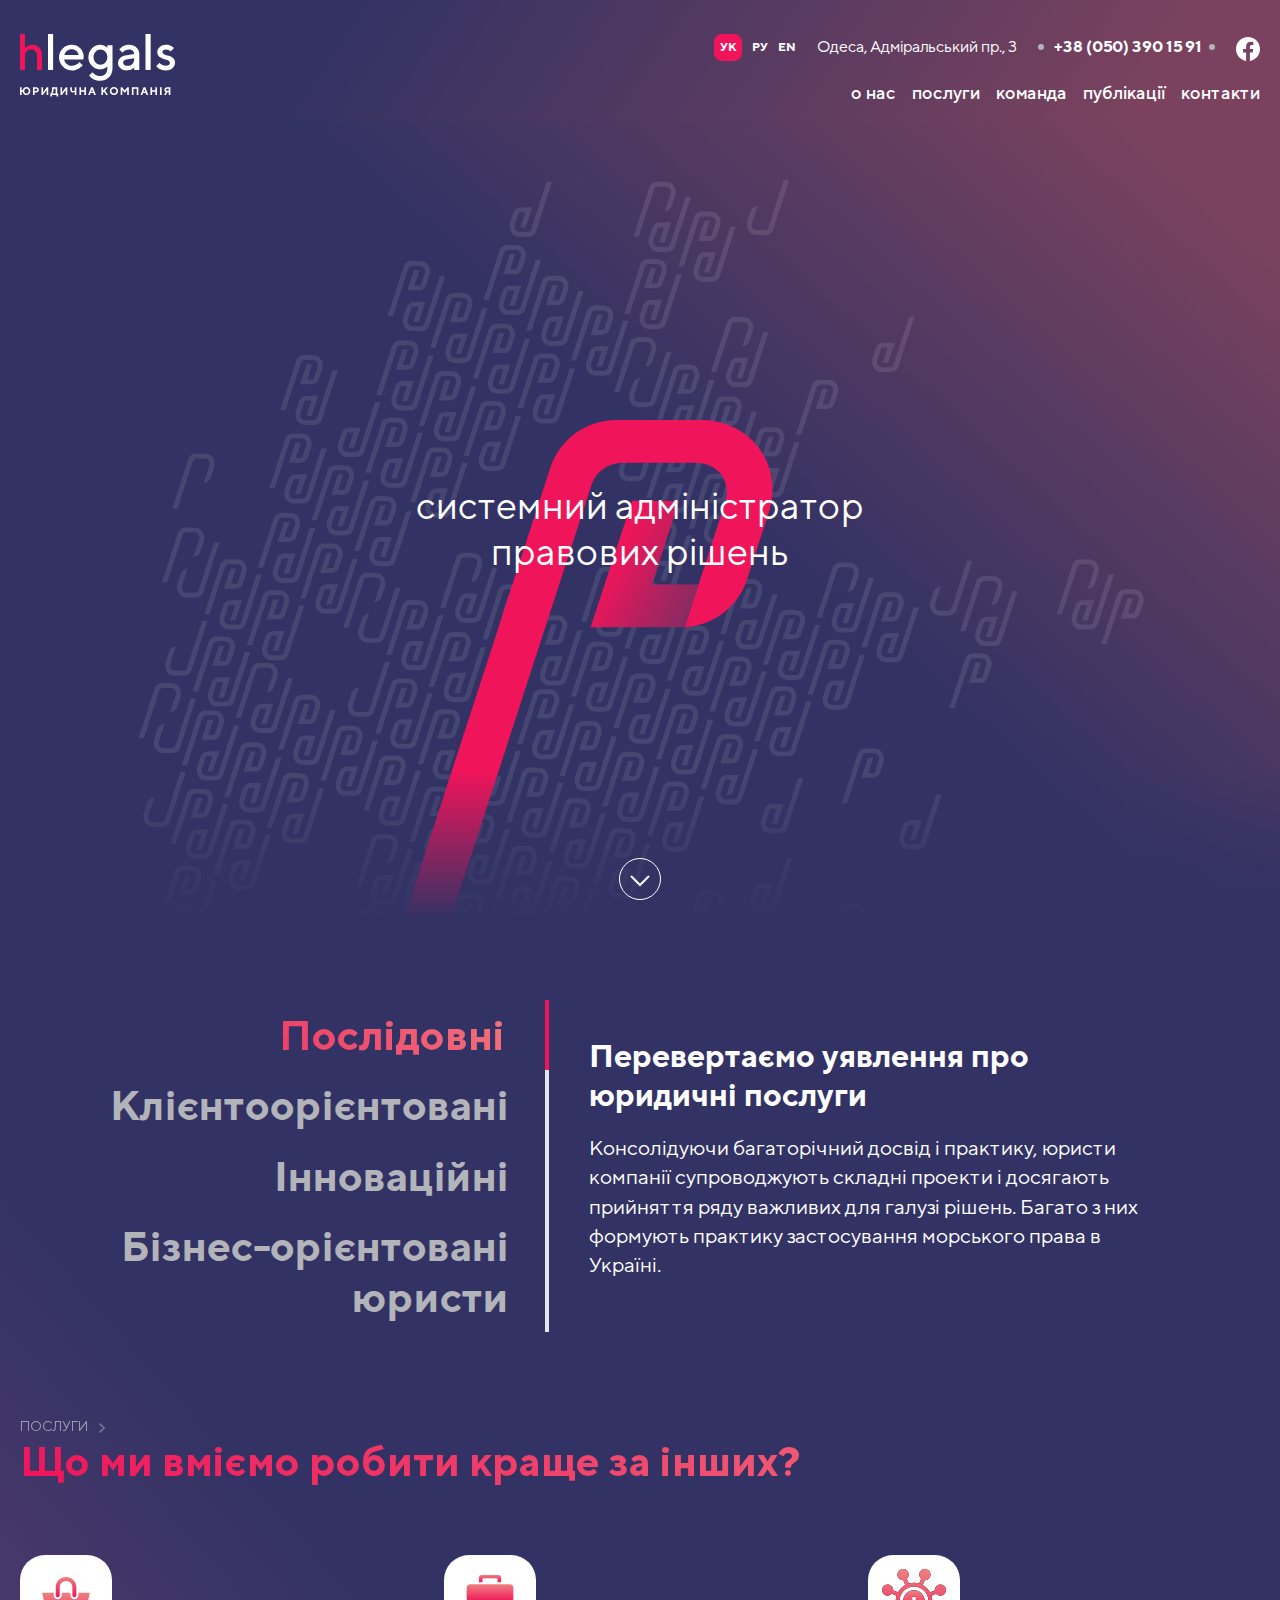
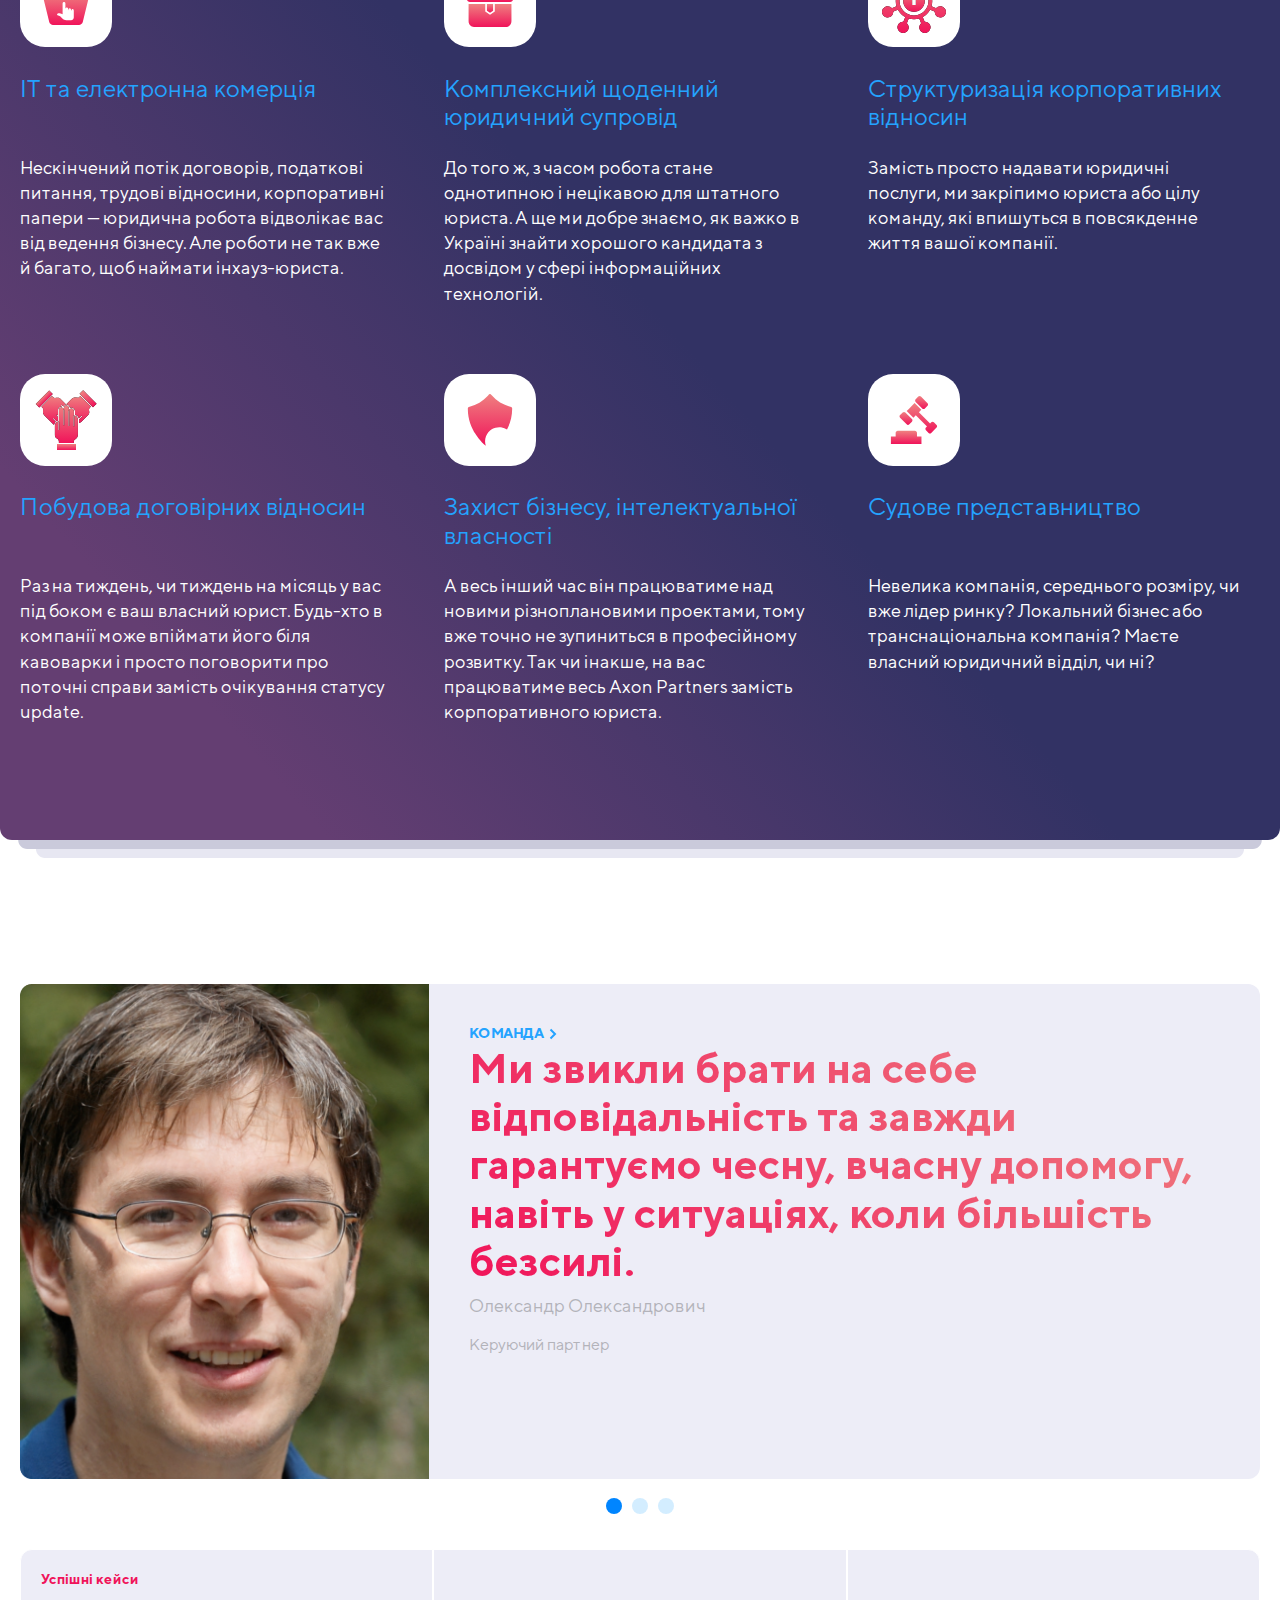
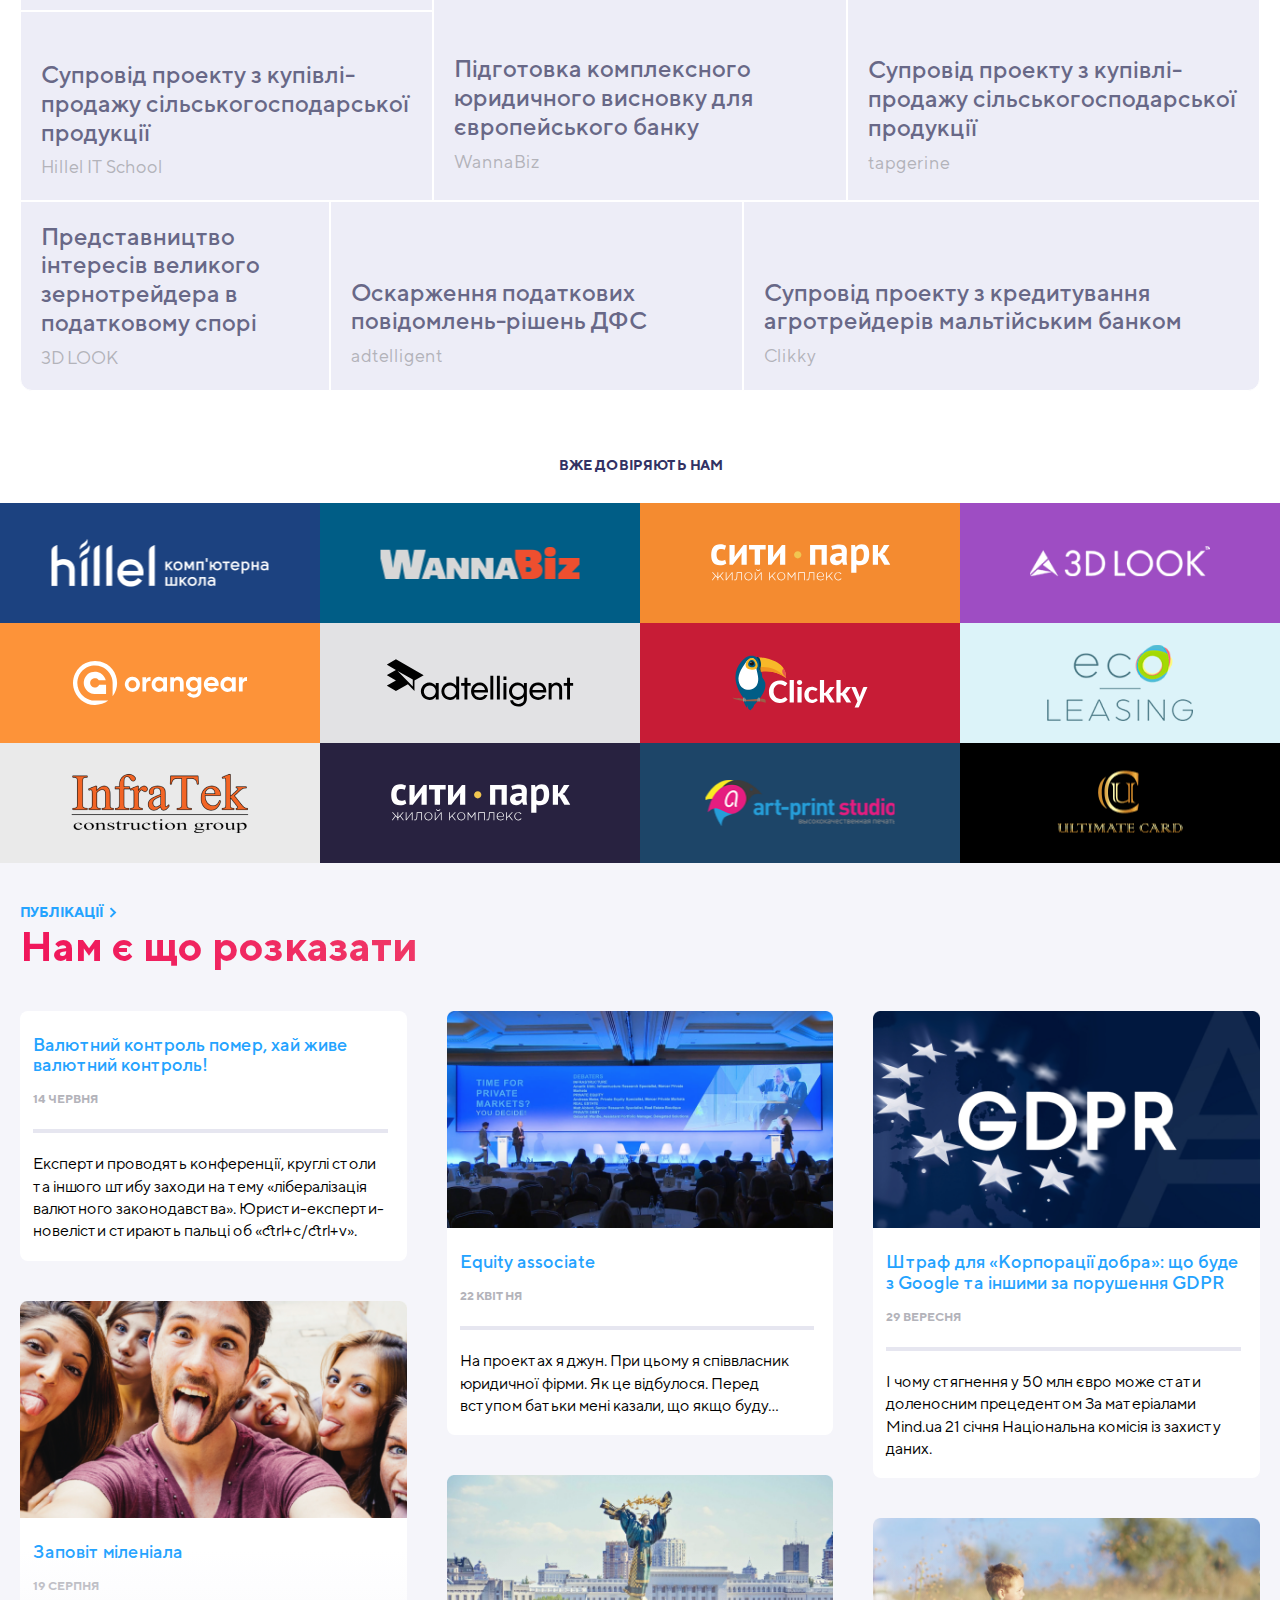
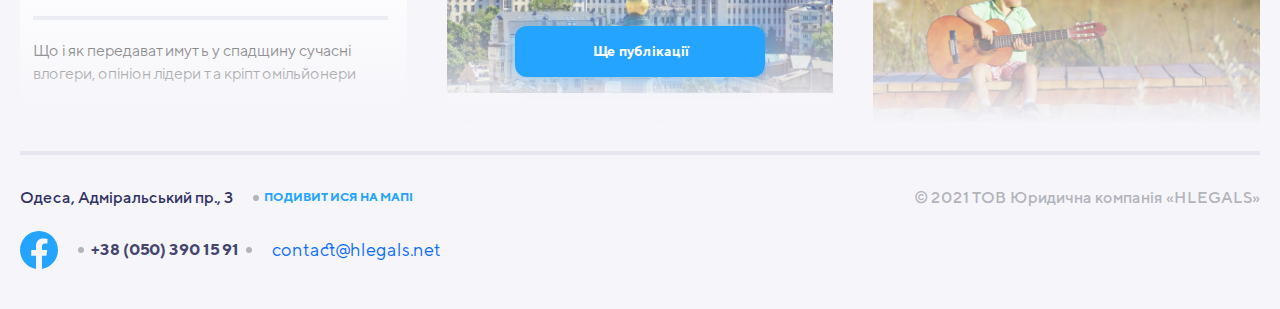
<file: index.html>
<!DOCTYPE html>
<html lang="en">
  <head>
    <meta charset="UTF-8" />
    <meta http-equiv="X-UA-Compatible" content="IE=edge" />
    <meta name="viewport" content="width=device-width, initial-scale=1.0" />
    <link
      rel="shortcut icon"
      href="img/favicon/favicon.ico"
      type="image/x-icon"
    />
    <link rel="stylesheet" href="css/style.min.css" />
    <title>HLegals</title>
  </head>
  <body class="index_page">
    <header class="header">
      <div class="container">
        <div class="header_wrapper">
          <a href="#" class="logo"
            ><img src="icons/logo_white.svg" alt="logo"
          /></a>
          <div class="header_info">
            <div class="header_contacts">
              <div class="header_lang">
                <a class="active" href="">УК</a>
                <a href="">РУ</a>
                <a href="">EN</a>
              </div>
              <address class="header_address">
                Одеса, Адміральський пр., 3
              </address>
              <a href="tel:+380503901591" class="header_tel"
                >+38 (050) 390 15 91</a
              >
              <a href="" class="header_social"
                ><img src="icons/header/facebook.svg" alt=""
              /></a>
            </div>
            <nav class="menu">
              <ul class="menu_list">
                <li class="menu_item">
                  <a href="pages/about.html" class="menu_link">о нас</a>
                </li>
                <li class="menu_item">
                  <a href="pages/services.html" class="menu_link">послуги</a>
                </li>
                <li class="menu_item">
                  <a href="pages/team.html" class="menu_link">команда</a>
                </li>
                <li class="menu_item">
                  <a href="pages/publications.html" class="menu_link"
                    >публікації</a
                  >
                </li>
                <li class="menu_item">
                  <a href="pages/contacts.html" class="menu_link">контакти</a>
                </li>
              </ul>
            </nav>
          </div>
        </div>
        <div class="header_wrapper_mobile">
          <div class="header_contacts">
            <div class="header_lang">
              <a class="active" href="">УК</a>
              <a href="">РУ</a>
              <a href="">EN</a>
            </div>
            <div class="header_contacts_wrapper">
              <address class="header_address">
                Одеса, Адміральський пр., 3
              </address>
              <a href="tel:+380503901591" class="header_tel"
                >+38 (050) 390 15 91</a
              >
              <a href="" class="header_social"
                ><img src="../icons/header/facebook_grey.svg" alt=""
              /></a>
            </div>
          </div>
          <div class="header_bottom_mobile">
            <div class="header_left">
              <a href="#" class="logo"
                ><img src="icons/logo_white.svg" alt="logo"
              /></a>
            </div>
            <button
              class="navbar-toggler burger"
              type="button"
              data-bs-toggle="offcanvas"
              data-bs-target="#offcanvasNavbar"
              aria-controls="offcanvasNavbar"
            >
              <div></div>
              <div></div>
              <div></div>
            </button>
            <div
              class="offcanvas offcanvas-end"
              tabindex="-1"
              id="offcanvasNavbar"
              aria-labelledby="offcanvasNavbarLabel"
            >
              <div class="offcanvas-header burger_menu_header">
                <button
                  type="button"
                  class="btn-close text-reset"
                  data-bs-dismiss="offcanvas"
                  aria-label="Close"
                ></button>
              </div>
              <div class="offcanvas-body">
                <ul class="navbar-nav justify-content-end flex-grow-1 pe-3">
                  <li class="nav-item">
                    <a class="nav-link buger_menu_link" href="pages/about.html"
                      >о нас</a
                    >
                  </li>
                  <li class="nav-item">
                    <a class="nav-link" href="pages/services.html">послуги</a>
                  </li>
                  <li class="nav-item">
                    <a class="nav-link" href="pages/team.html">команда</a>
                  </li>
                  <li class="nav-item">
                    <a class="nav-link" href="pages/publications.html"
                      >публікації</a
                    >
                  </li>
                  <li class="nav-item">
                    <a class="nav-link" href="pages/contacts.html">контакти</a>
                  </li>
                </ul>
              </div>
            </div>
            <nav class="menu">
              <ul class="menu_list">
                <li class="menu_item">
                  <a href="pages/about.html" class="menu_link">о нас</a>
                </li>
                <li class="menu_item">
                  <a href="pages/services.html" class="menu_link">послуги</a>
                </li>
                <li class="menu_item">
                  <a href="pages/team.html" class="menu_link">команда</a>
                </li>
                <li class="menu_item">
                  <a href="pages/publications.html" class="menu_link"
                    >публікації</a
                  >
                </li>
                <li class="menu_item">
                  <a href="pages/contacts.html" class="menu_link">контакти</a>
                </li>
              </ul>
            </nav>
          </div>
        </div>
      </div>
    </header>
    <main class="main">
      <section class="promo">
        <div class="promo_wrapper">
          <div class="container">
            <h1 class="promo_title">системний адміністратор правових рішень</h1>
            <a href="" class="promo_link"
              ><img src="icons/arrow_down.svg" alt=""
            /></a>
          </div>
          <img class="promo_img" src="img/promo/symbol.svg" alt="" />
          <img class="promo_shade" src="img/promo/Shade.svg" alt="" />
        </div>
      </section>
      <section class="services">
        <div class="container">
          <div class="services_tabs">
            <div class="d-flex align-items-center services_tabs_wrapper">
              <div
                class="nav flex-column nav-pills"
                id="v-pills-tab"
                role="tablist"
                aria-orientation="vertical"
              >
                <button
                  class="nav-link active"
                  id="v-pills-home-tab"
                  data-bs-toggle="pill"
                  data-bs-target="#v-pills-home"
                  type="button"
                  role="tab"
                  aria-controls="v-pills-home"
                  aria-selected="true"
                >
                  Послідовні
                </button>
                <button
                  class="nav-link"
                  id="v-pills-profile-tab"
                  data-bs-toggle="pill"
                  data-bs-target="#v-pills-profile"
                  type="button"
                  role="tab"
                  aria-controls="v-pills-profile"
                  aria-selected="false"
                >
                  Клієнтоорієнтовані
                </button>
                <button
                  class="nav-link"
                  id="v-pills-messages-tab"
                  data-bs-toggle="pill"
                  data-bs-target="#v-pills-messages"
                  type="button"
                  role="tab"
                  aria-controls="v-pills-messages"
                  aria-selected="false"
                >
                  Інноваційні
                </button>
                <button
                  class="nav-link"
                  id="v-pills-settings-tab"
                  data-bs-toggle="pill"
                  data-bs-target="#v-pills-settings"
                  type="button"
                  role="tab"
                  aria-controls="v-pills-settings"
                  aria-selected="false"
                >
                  Бізнес-орієнтовані юристи
                </button>
              </div>
              <div class="tab-content" id="v-pills-tabContent">
                <div
                  class="tab-pane fade show active"
                  id="v-pills-home"
                  role="tabpanel"
                  aria-labelledby="v-pills-home-tab"
                >
                  <span class="span_tabs">Послідовні</span>
                  <h3 class="tab-pane_title">
                    Перевертаємо уявлення про юридичні послуги
                  </h3>
                  <p class="tab-pane_text">
                    Консолідуючи багаторічний досвід і практику, юристи компанії
                    супроводжують складні проекти і досягають прийняття ряду
                    важливих для галузі рішень. Багато з них формують практику
                    застосування морського права в Україні.
                  </p>
                </div>
                <div
                  class="tab-pane fade"
                  id="v-pills-profile"
                  role="tabpanel"
                  aria-labelledby="v-pills-profile-tab"
                >
                  <span class="span_tabs">Клієнтоорієнтовані</span>
                  <h3 class="tab-pane_title">
                    Lorem ipsum dolor, sit amet consectetur adipisicing elit.
                  </h3>
                  <p class="tab-pane_text">
                    Консолідуючи багаторічний досвід і практику, юристи компанії
                    супроводжують складні проекти і досягають прийняття ряду
                    важливих для галузі рішень. Багато з них формують практику
                    застосування морського права в Україні.
                  </p>
                </div>
                <div
                  class="tab-pane fade"
                  id="v-pills-messages"
                  role="tabpanel"
                  aria-labelledby="v-pills-messages-tab"
                >
                  <span class="span_tabs">Інноваційні</span>
                  <h3 class="tab-pane_title">Lorem ipsum dolor sit amet.</h3>
                  <p class="tab-pane_text">
                    Консолідуючи багаторічний досвід і практику, юристи компанії
                    супроводжують складні проекти і досягають прийняття ряду
                    важливих для галузі рішень. Багато з них формують практику
                    застосування морського права в Україні.
                  </p>
                </div>
                <div
                  class="tab-pane fade"
                  id="v-pills-settings"
                  role="tabpanel"
                  aria-labelledby="v-pills-settings-tab"
                >
                  <span class="span_tabs">Бізнес-орієнтовані юристи</span>
                  <h3 class="tab-pane_title">
                    Lorem ipsum dolor, sit amet consectetur adipisicing.
                  </h3>
                  <p class="tab-pane_text">
                    Консолідуючи багаторічний досвід і практику, юристи компанії
                    супроводжують складні проекти і досягають прийняття ряду
                    важливих для галузі рішень. Багато з них формують практику
                    застосування морського права в Україні.
                  </p>
                </div>
              </div>
            </div>
          </div>
          <a href="pages/services.html" class="services_caption"
            >послуги <img src="icons/arrow_right.svg" alt=""
          /></a>
          <h2 class="title">Що ми вміємо робити краще за інших?</h2>
          <div class="services_items">
            <a href="pages/service.html" class="services_item">
              <div class="services_img_box">
                <img src="icons/services/icon_1.svg" alt="" />
              </div>
              <h3 class="services_item_title">IT та електронна комерція</h3>
              <p class="services_item_text">
                Нескінчений потік договорів, податкові питання, трудові
                відносини, корпоративні папери — юридична робота відволікає вас
                від ведення бізнесу. Але роботи не так вже й багато, щоб наймати
                інхауз-юриста.
              </p>
            </a>
            <a href="pages/service.html" class="services_item">
              <div class="services_img_box">
                <img src="icons/services/icon_2.svg" alt="" />
              </div>
              <h3 class="services_item_title">
                Комплексний щоденний юридичний супровід
              </h3>
              <p class="services_item_text">
                До того ж, з часом робота стане однотипною і нецікавою для
                штатного юриста. А ще ми добре знаємо, як важко в Україні знайти
                хорошого кандидата з досвідом у сфері інформаційних технологій.
              </p>
            </a>
            <a href="pages/service.html" class="services_item">
              <div class="services_img_box">
                <img src="icons/services/icon_3.svg" alt="" />
              </div>
              <h3 class="services_item_title">
                Структуризація корпоративних відносин
              </h3>
              <p class="services_item_text">
                Замість просто надавати юридичні послуги, ми закріпимо юриста
                або цілу команду, які впишуться в повсякденне життя вашої
                компанії.
              </p>
            </a>
            <a href="pages/service.html" class="services_item">
              <div class="services_img_box">
                <img src="icons/services/icon_4.svg" alt="" />
              </div>
              <h3 class="services_item_title">Побудовa договірних відносин</h3>
              <p class="services_item_text">
                Раз на тиждень, чи тиждень на місяць у вас під боком є ваш
                власний юрист. Будь-хто в компанії може впіймати його біля
                кавоварки і просто поговорити про поточні справи замість
                очікування статусу update.
              </p>
            </a>
            <a href="pages/service.html" class="services_item">
              <div class="services_img_box">
                <img src="icons/services/icon_5.svg" alt="" />
              </div>
              <h3 class="services_item_title">
                Захист бізнесу, інтелектуальної власності
              </h3>
              <p class="services_item_text">
                А весь інший час він працюватиме над новими різноплановими
                проектами, тому вже точно не зупиниться в професійному розвитку.
                Так чи інакше, на вас працюватиме весь Axon Partners замість
                корпоративного юриста.
              </p>
            </a>
            <a href="pages/service.html" class="services_item">
              <div class="services_img_box">
                <img src="icons/services/icon_6.svg" alt="" />
              </div>
              <h3 class="services_item_title">Судове представництво</h3>
              <p class="services_item_text">
                Невелика компанія, середнього розміру, чи вже лідер ринку?
                Локальний бізнес або транснаціональна компанія? Маєте власний
                юридичний відділ, чи ні?
              </p>
            </a>
          </div>
        </div>
      </section>
      <section class="team">
        <div class="container">
          <div
            id="carouselExampleIndicators"
            class="carousel slide"
            data-bs-ride="carousel"
          >
            <div class="carousel-inner">
              <div class="carousel-item active">
                <div class="team_slide">
                  <img
                    class="team_slide_img"
                    src="img/team/img_team.png"
                    alt=""
                  />
                  <div class="team_slide_content">
                    <a href="pages/team.html" class="caption"
                      >команда
                      <img src="icons/team/arrow_right_blue.svg" alt=""
                    /></a>
                    <h3 class="title">
                      Ми звикли брати на себе відповідальність та завжди
                      гарантуємо чесну, вчасну допомогу, навіть у ситуаціях,
                      коли більшість безсилі.
                    </h3>
                    <div class="team_slide_info">
                      <p class="team_slide_name">Олександр Олександрович</p>
                      <p class="team_slide_position">Керуючий партнер</p>
                    </div>
                  </div>
                </div>
              </div>
              <div class="carousel-item">
                <div class="team_slide">
                  <img
                    class="team_slide_img"
                    src="img/team/img_team.png"
                    alt=""
                  />
                  <div class="team_slide_content">
                    <a href="pages/team.html" class="caption"
                      >команда
                      <img src="icons/team/arrow_right_blue.svg" alt=""
                    /></a>
                    <h3 class="title">
                      Ми звикли брати на себе відповідальність та завжди
                      гарантуємо чесну, вчасну допомогу, навіть у ситуаціях,
                      коли більшість безсилі.
                    </h3>
                    <div class="team_slide_info">
                      <p class="team_slide_name">Олександр Олександрович</p>
                      <p class="team_slide_position">Керуючий партнер</p>
                    </div>
                  </div>
                </div>
              </div>
              <div class="carousel-item">
                <div class="team_slide">
                  <img
                    class="team_slide_img"
                    src="img/team/img_team.png"
                    alt=""
                  />
                  <div class="team_slide_content">
                    <a href="pages/team.html" class="caption"
                      >команда
                      <img src="icons/team/arrow_right_blue.svg" alt=""
                    /></a>
                    <h3 class="title">
                      Ми звикли брати на себе відповідальність та завжди
                      гарантуємо чесну, вчасну допомогу, навіть у ситуаціях,
                      коли більшість безсилі.
                    </h3>
                    <div class="team_slide_info">
                      <p class="team_slide_name">Олександр Олександрович</p>
                      <p class="team_slide_position">Керуючий партнер</p>
                    </div>
                  </div>
                </div>
              </div>
            </div>
            <div class="carousel-indicators slider_pagination">
              <button
                type="button"
                data-bs-target="#carouselExampleIndicators"
                data-bs-slide-to="0"
                class="slider_pagination_btn active"
                aria-current="true"
                aria-label="Slide 1"
              ></button>
              <button
                class="slider_pagination_btn"
                type="button"
                data-bs-target="#carouselExampleIndicators"
                data-bs-slide-to="1"
                aria-label="Slide 2"
              ></button>
              <button
                class="slider_pagination_btn"
                type="button"
                data-bs-target="#carouselExampleIndicators"
                data-bs-slide-to="2"
                aria-label="Slide 3"
              ></button>
            </div>
          </div>
          <div class="case">
            <div class="case_items">
              <div class="case_items_top">
                <div>
                  <div class="case_item case_title">Успішні кейси</div>
                  <a href="" class="case_item item_hillel">
                    <h4 class="case_item_title">
                      Супровід проекту з купівлі-продажу сільськогосподарської
                      продукції
                    </h4>
                    <span class="case_item_text">Hillel IT School</span>
                  </a>
                </div>
                <a href="" class="case_item item_wanna">
                  <h4 class="case_item_title">
                    Підготовка комплексного юридичного висновку для
                    європейського банку
                  </h4>
                  <span class="case_item_text">WannaBiz</span>
                </a>
                <a href="" class="case_item item_tapgerine">
                  <h4 class="case_item_title">
                    Супровід проекту з купівлі-продажу сільськогосподарської
                    продукції
                  </h4>
                  <span class="case_item_text">tapgerine</span>
                </a>
              </div>
              <div class="case_items_bottom">
                <a href="" class="case_item item_look">
                  <h4 class="case_item_title">
                    Представництво інтересів великого зернотрейдера в
                    податковому спорі
                  </h4>
                  <span class="case_item_text">3D LOOK</span>
                </a>
                <a href="" class="case_item item_adteligent">
                  <h4 class="case_item_title">
                    Оскарження податкових повідомлень-рішень ДФС
                  </h4>
                  <span class="case_item_text">adtelligent</span>
                </a>
                <a href="" class="case_item item_clikky">
                  <h4 class="case_item_title">
                    Супровід проекту з кредитування агротрейдерів мальтійським
                    банком
                  </h4>
                  <span class="case_item_text">Clikky</span>
                </a>
              </div>
            </div>
          </div>
        </div>
        <div class="clients">
          <h3 class="clients_title">Вже довіряють нам</h3>
          <div class="clients_items">
            <div class="client_item hillel">
              <a href="" class="client_item_logo"
                ><img src="img/clients/logo_1.png" alt=""
              /></a>
            </div>
            <div class="client_item wanna">
              <a href="" class="client_item_logo"
                ><img src="img/clients/logo_2.png" alt=""
              /></a>
            </div>
            <div class="client_item tapgerine">
              <a href="" class="client_item_logo"
                ><img src="img/clients/logo_3.svg" alt=""
              /></a>
            </div>
            <div class="client_item look">
              <a href="" class="client_item_logo"
                ><img src="img/clients/logo_4.png" alt=""
              /></a>
            </div>
            <div class="client_item orangear">
              <a href="" class="client_item_logo"
                ><img src="img/clients/logo_5.svg" alt=""
              /></a>
            </div>
            <div class="client_item addteligent">
              <a href="" class="client_item_logo"
                ><img src="img/clients/logo_6.svg" alt=""
              /></a>
            </div>
            <div class="client_item clickky">
              <a href="" class="client_item_logo"
                ><img src="img/clients/logo_7.svg" alt=""
              /></a>
            </div>
            <div class="client_item eco">
              <a href="" class="client_item_logo"
                ><img src="img/clients/logo_8.png" alt=""
              /></a>
            </div>
            <div class="client_item infra">
              <a href="" class="client_item_logo"
                ><img src="img/clients/logo_9.png" alt=""
              /></a>
            </div>
            <div class="client_item citypark">
              <a href="" class="client_item_logo"
                ><img src="img/clients/logo_10.svg" alt=""
              /></a>
            </div>
            <div class="client_item artprint">
              <a href="" class="client_item_logo"
                ><img src="img/clients/logo_11.png" alt=""
              /></a>
            </div>
            <div class="client_item ultimate">
              <a href="" class="client_item_logo"
                ><img src="img/clients/logo_12.png" alt=""
              /></a>
            </div>
          </div>
        </div>
      </section>
      <section class="publications">
        <div class="container">
          <a href="pages/publications.html" class="caption"
            >публікації<img src="icons/team/arrow_right_blue.svg" alt=""
          /></a>
          <h3 class="title">Нам є що розказати</h3>
          <div class="publications_items">
            <div>
              <a href="pages/publication_gdpr.html" class="publication_item">
                <div class="publication_item_content">
                  <h2 class="publication_item_title">
                    Валютний контроль помер, хай живе валютний контроль!
                  </h2>
                  <span class="publication_item_date">14 червня</span>
                  <p class="publication_item_text">
                    Експерти проводять конференції, круглі столи та іншого штибу
                    заходи на тему «лібералізація валютного законодавства».
                    Юристи-експерти-новелісти стирають пальці об
                    «ctrl+c/ctrl+v».
                  </p>
                </div>
              </a>
              <a href="pages/publication_gdpr.html" class="publication_item">
                <img
                  src="img/publications/img_4.png"
                  alt=""
                  class="publication_item_img"
                />
                <div class="publication_item_content">
                  <h2 class="publication_item_title">Заповіт міленіала</h2>
                  <span class="publication_item_date">19 серпня</span>
                  <p class="publication_item_text">
                    Що і як передаватимуть у спадщину сучасні влогери, опініон
                    лідери та кріптомільйонери
                  </p>
                </div>
              </a>
            </div>
            <div>
              <a href="pages/publication_gdpr.html" class="publication_item">
                <img
                  src="img/publications/img_2.png"
                  alt=""
                  class="publication_item_img"
                />
                <div class="publication_item_content">
                  <h2 class="publication_item_title">Equity associate</h2>
                  <span class="publication_item_date">22 квітня</span>
                  <p class="publication_item_text">
                    На проектах я джун. При цьому я співвласник юридичної фірми.
                    Як це відбулося. Перед вступом батьки мені казали, що якщо
                    буду…
                  </p>
                </div>
              </a>
              <a href="pages/publication_gdpr.html" class="publication_item">
                <img
                  src="img/publications/img_5.png"
                  alt=""
                  class="publication_item_img"
                />
                <div class="publication_item_content">
                  <h2 class="publication_item_title">
                    Закон про мови: як зробити свій сайт відповідним
                  </h2>
                  <span class="publication_item_date">19 серпня</span>
                  <p class="publication_item_text">
                    Наталія Кирик, керівник контент студії Wordfactory.ua
                    По-перше, це красиво! Це аргумент номер один на користь
                    україномовного сайту. По-друге, це ефективно. У…
                  </p>
                </div>
              </a>
            </div>
            <div>
              <a href="pages/publication_gdpr.html" class="publication_item">
                <img
                  src="img/publications/img_3.png"
                  alt=""
                  class="publication_item_img"
                />
                <div class="publication_item_content">
                  <h2 class="publication_item_title">
                    Штраф для «Корпорації добра»: що буде з Google та іншими за
                    порушення GDPR
                  </h2>
                  <span class="publication_item_date">29 вересня</span>
                  <p class="publication_item_text">
                    І чому стягнення у 50 млн євро може стати доленосним
                    прецедентом За матеріалами Mind.ua 21 січня Національна
                    комісія із захисту даних.
                  </p>
                </div>
              </a>
              <a href="pages/publication_gdpr.html" class="publication_item">
                <img
                  src="img/publications/img_6.png"
                  alt=""
                  class="publication_item_img"
                />
                <div class="publication_item_content">
                  <h2 class="publication_item_title">
                    Компенсація витрат на навчання дитини в дитячому садку та
                    школі
                  </h2>
                  <span class="publication_item_date">5 Лютого 2018</span>
                  <p class="publication_item_text">
                    Про що йде мова В червні цього року Верховна Рада внесла
                    зміни до Податкового кодексу України. Відтепер батьки, які
                    отримують офіційну…
                  </p>
                </div>
              </a>
            </div>
            <div class="publications_items_shadow">
              <button class="btn">Ще публікації</button>
            </div>
          </div>
        </div>
      </section>
    </main>
    <footer class="footer">
      <div class="container">
        <div class="footer_line"></div>
        <div class="footer_wrapper">
          <div class="footer_info">
            <div class="footer_location">
              <address class="footer_address">
                Одеса, Адміральський пр., 3
              </address>
              <a href="https://goo.gl/maps/eEBHD7aAAqcPUggZ8" class="footer_map"
                >Подивитися на мапі</a
              >
            </div>
            <div class="footer_contacts">
              <a href="" class="footer_social"
                ><img src="icons/footer/Facebook.svg" alt=""
              /></a>
              <a href="tel:+380503901591" class="footer_tel"
                >+38 (050) 390 15 91</a
              >
              <a href="mailto:contact@hlegals.net" class="footer_mail"
                >contact@hlegals.net</a
              >
            </div>
          </div>
          <p class="footer_copy">© 2021 ТОВ Юридична компанія «HLEGALS»</p>
        </div>
      </div>
    </footer>
    <script src="js/bootstrap.bundle.min.js"></script>
  </body>
</html>
</file>
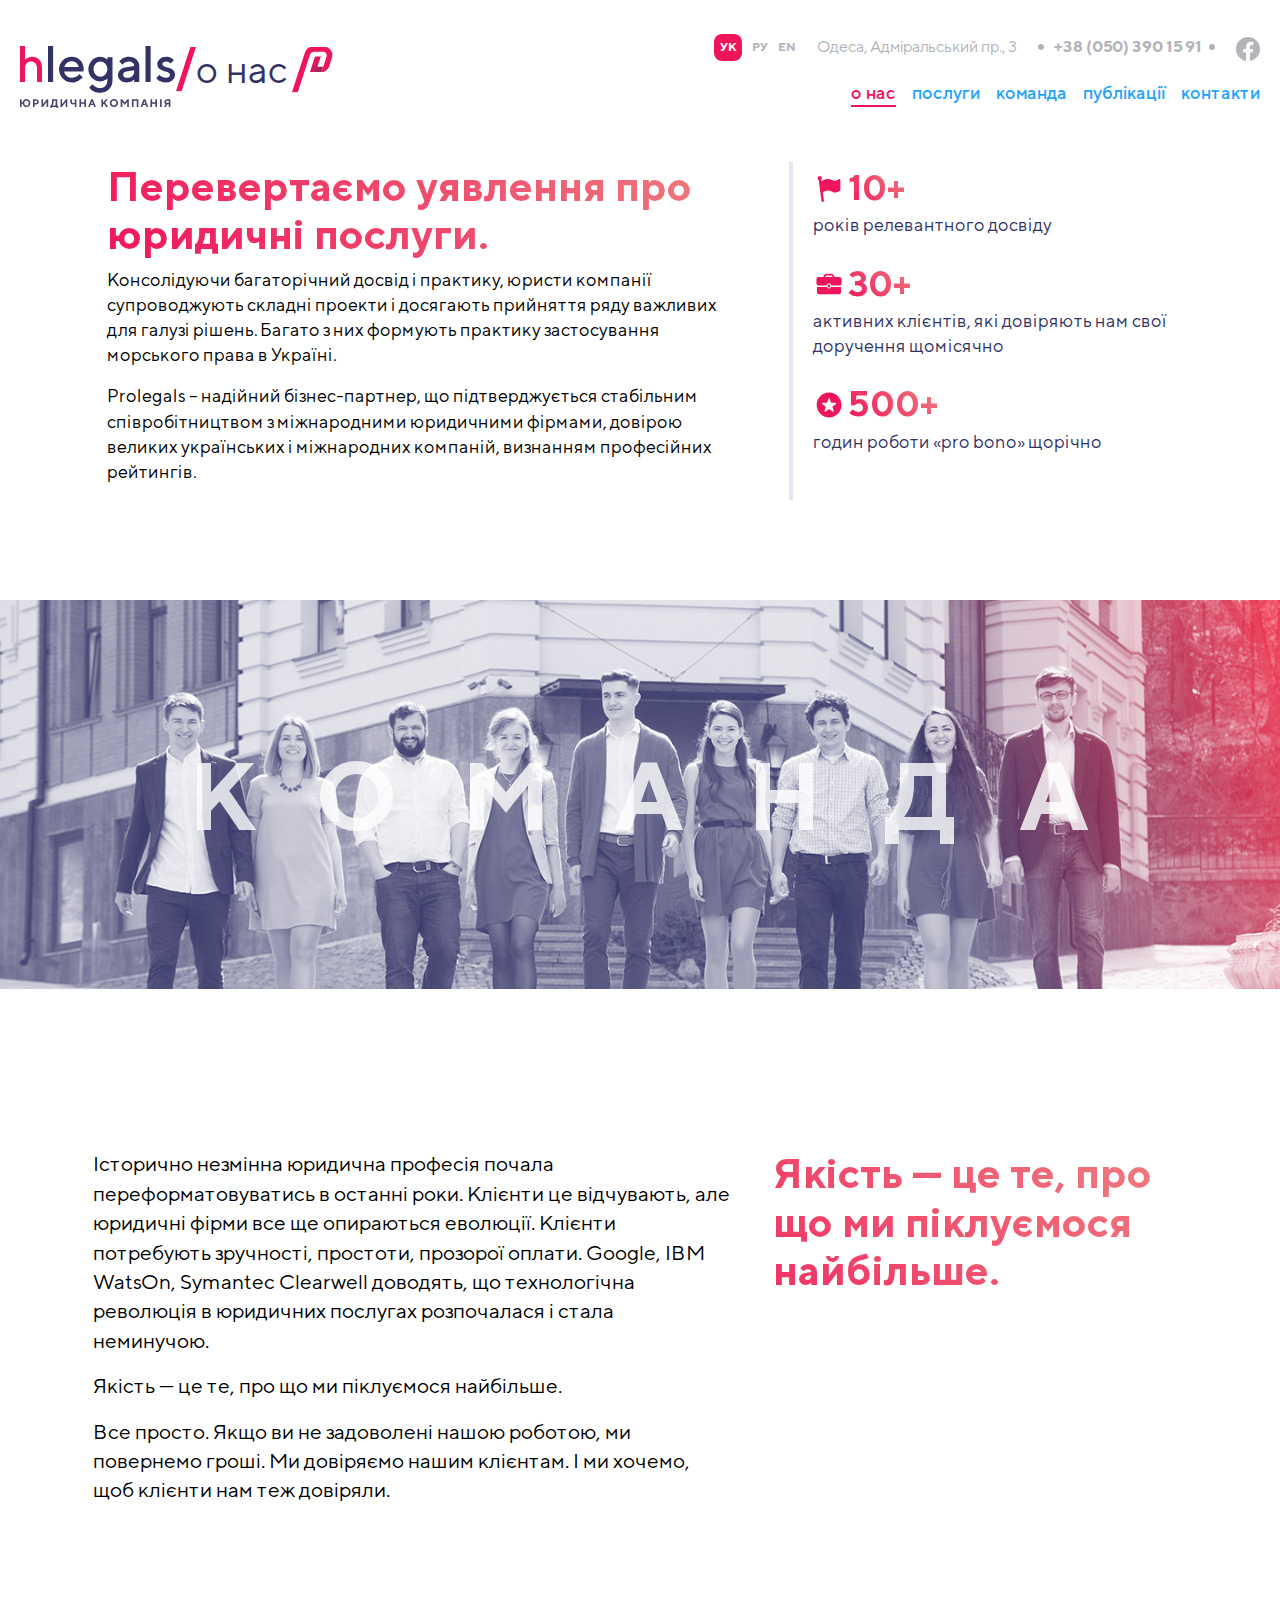
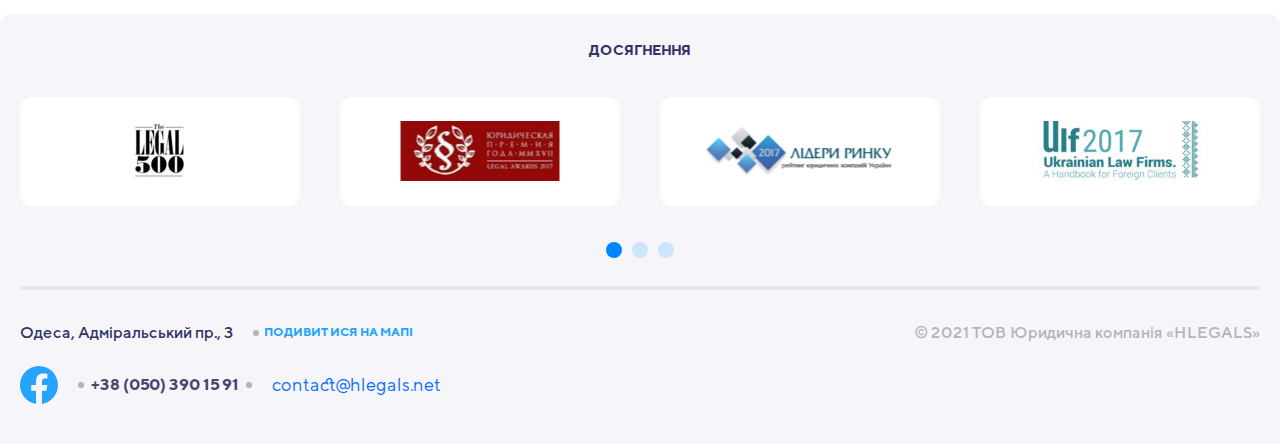
<file: pages/about.html>
<!DOCTYPE html>
<html lang="en">
  <head>
    <meta charset="UTF-8" />
    <meta http-equiv="X-UA-Compatible" content="IE=edge" />
    <meta name="viewport" content="width=device-width, initial-scale=1.0" />
    <link
      rel="shortcut icon"
      href="../img/favicon/favicon.ico"
      type="image/x-icon"
    />
    <link rel="stylesheet" href="../css/style.min.css" />
    <title>About</title>
  </head>
  <body class="about-page">
    <header class="header header_white">
      <div class="container">
        <div class="header_wrapper">
          <div class="header_left">
            <a href="../index.html" class="logo"
              ><img src="../icons/logo_black.svg" alt="logo"
            /></a>
            <ul class="breadcrumbs">
              <li><a href="">о нас</a></li>
            </ul>
          </div>
          <div class="header_info">
            <div class="header_contacts">
              <div class="header_lang">
                <a class="active" href="">УК</a>
                <a href="">РУ</a>
                <a href="">EN</a>
              </div>
              <address class="header_address">
                Одеса, Адміральський пр., 3
              </address>
              <a href="tel:+380503901591" class="header_tel"
                >+38 (050) 390 15 91</a
              >
              <a href="" class="header_social"
                ><img src="../icons/header/facebook_grey.svg" alt=""
              /></a>
            </div>
            <nav class="menu">
              <ul class="menu_list">
                <li class="menu_item">
                  <a href="about.html" class="menu_link active">о нас</a>
                </li>
                <li class="menu_item">
                  <a href="services.html" class="menu_link">послуги</a>
                </li>
                <li class="menu_item">
                  <a href="team.html" class="menu_link">команда</a>
                </li>
                <li class="menu_item">
                  <a href="publications.html" class="menu_link">публікації</a>
                </li>
                <li class="menu_item">
                  <a href="contacts.html" class="menu_link">контакти</a>
                </li>
              </ul>
            </nav>
          </div>
        </div>
        <div class="header_wrapper_mobile">
          <div class="header_contacts">
            <div class="header_lang">
              <a class="active" href="">УК</a>
              <a href="">РУ</a>
              <a href="">EN</a>
            </div>
            <div class="header_contacts_wrapper">
              <address class="header_address">
                Одеса, Адміральський пр., 3
              </address>
              <a href="tel:+380503901591" class="header_tel"
                >+38 (050) 390 15 91</a
              >
              <a href="" class="header_social"
                ><img src="../icons/header/facebook_grey.svg" alt=""
              /></a>
            </div>
          </div>
          <div class="header_bottom_mobile">
            <div class="header_left">
              <a href="../index.html" class="logo"
                ><img src="../icons/logo_black.svg" alt="logo"
              /></a>
              <ul class="breadcrumbs">
                <li><a href="">о нас</a></li>
              </ul>
            </div>
            <button
              class="navbar-toggler burger"
              type="button"
              data-bs-toggle="offcanvas"
              data-bs-target="#offcanvasNavbar"
              aria-controls="offcanvasNavbar"
            >
              <div></div>
              <div></div>
              <div></div>
            </button>
            <div
              class="offcanvas offcanvas-end"
              tabindex="-1"
              id="offcanvasNavbar"
              aria-labelledby="offcanvasNavbarLabel"
            >
              <div class="offcanvas-header burger_menu_header">
                <button
                  type="button"
                  class="btn-close text-reset"
                  data-bs-dismiss="offcanvas"
                  aria-label="Close"
                ></button>
              </div>
              <div class="offcanvas-body">
                <ul class="navbar-nav justify-content-end flex-grow-1 pe-3">
                  <li class="nav-item">
                    <a class="nav-link buger_menu_link" href="about.html"
                      >о нас</a
                    >
                  </li>
                  <li class="nav-item">
                    <a class="nav-link" href="services.html">послуги</a>
                  </li>
                  <li class="nav-item">
                    <a class="nav-link" href="team.html">команда</a>
                  </li>
                  <li class="nav-item">
                    <a class="nav-link" href="publications.html">публікації</a>
                  </li>
                  <li class="nav-item">
                    <a class="nav-link" href="contacts.html">контакти</a>
                  </li>
                </ul>
              </div>
            </div>
            <nav class="menu">
              <ul class="menu_list">
                <li class="menu_item">
                  <a href="about.html" class="menu_link active">о нас</a>
                </li>
                <li class="menu_item">
                  <a href="services.html" class="menu_link">послуги</a>
                </li>
                <li class="menu_item">
                  <a href="team.html" class="menu_link">команда</a>
                </li>
                <li class="menu_item">
                  <a href="publications.html" class="menu_link">публікації</a>
                </li>
                <li class="menu_item">
                  <a href="contacts.html" class="menu_link">контакти</a>
                </li>
              </ul>
            </nav>
          </div>
        </div>
      </div>
    </header>
    <main class="main">
      <section class="about">
        <div class="container">
          <div class="about_wrapper">
            <div class="about_content">
              <h2 class="title">Перевертаємо уявлення про юридичні послуги.</h2>
              <p class="about_content_text">
                Консолідуючи багаторічний досвід і практику, юристи компанії
                супроводжують складні проекти і досягають прийняття ряду
                важливих для галузі рішень. Багато з них формують практику
                застосування морського права в Україні.
              </p>
              <p class="about_content_text">
                Prolegals – надійний бізнес-партнер, що підтверджується
                стабільним співробітництвом з міжнародними юридичними фірмами,
                довірою великих українських і міжнародних компаній, визнанням
                професійних рейтингів.
              </p>
            </div>
            <div class="about_success">
              <div class="about_success_item">
                <div>
                  <img src="../icons/about/flag.svg" alt="" />
                  <span>10+</span>
                </div>
                <p class="about_success_text">років релевантного досвіду</p>
              </div>
              <div class="about_success_item">
                <div>
                  <img src="../icons/about/bag.svg" alt="" />
                  <span>30+</span>
                </div>
                <p class="about_success_text">
                  активних клієнтів, які довіряють нам свої доручення щомісячно
                </p>
              </div>
              <div class="about_success_item">
                <div>
                  <img src="../icons/about/star.svg" alt="" />
                  <span>500+</span>
                </div>
                <p class="about_success_text">
                  годин роботи «pro bono» щорічно
                </p>
              </div>
            </div>
          </div>
        </div>
        <div class="about_img_wrapper">
          <img class="about_img" src="../img/about/about_team.jpg" alt="" />
          <span class="about_img_slogan">команда</span>
        </div>
        <div class="quality">
          <div class="container">
            <div class="quality_wrapper">
              <div class="quality_text">
                <p>
                  Історично незмінна юридична професія почала
                  переформатовуватись в останні роки. Клієнти це відчувають, але
                  юридичні фірми все ще опираються еволюції. Клієнти потребують
                  зручності, простоти, прозорої оплати. Google, IBM WatsОn,
                  Symantec Clearwell доводять, що технологічна революція в
                  юридичних послугах розпочалася і стала неминучою.
                </p>
                <p>Якість — це те, про що ми піклуємося найбільше.</p>
                <p>
                  Все просто. Якщо ви не задоволені нашою роботою, ми повернемо
                  гроші. Ми довіряємо нашим клієнтам. І ми хочемо, щоб клієнти
                  нам теж довіряли.
                </p>
              </div>
              <h2 class="title">
                Якість — це те, про що ми піклуємося найбільше.
              </h2>
            </div>
          </div>
        </div>
        <div class="achievements">
          <div class="container">
            <h3 class="achievements_title">Досягнення</h3>
            <div
              id="carouselExampleIndicators"
              class="carousel slide"
              data-bs-ride="carousel"
            >
              <div class="carousel-inner">
                <div class="carousel-item active">
                  <div class="achievements_slider">
                    <div class="achievements_slide">
                      <img src="../img/achievements/img_1.png" alt="" />
                    </div>
                    <div class="achievements_slide">
                      <img src="../img/achievements/img_2.png" alt="" />
                    </div>
                    <div class="achievements_slide">
                      <img src="../img/achievements/img_3.png" alt="" />
                    </div>
                    <div class="achievements_slide">
                      <img src="../img/achievements/img_4.png" alt="" />
                    </div>
                  </div>
                </div>
                <div class="carousel-item">
                  <div class="achievements_slider">
                    <div class="achievements_slide">
                      <img src="../img/achievements/img_1.png" alt="" />
                    </div>
                    <div class="achievements_slide">
                      <img src="../img/achievements/img_2.png" alt="" />
                    </div>
                    <div class="achievements_slide">
                      <img src="../img/achievements/img_3.png" alt="" />
                    </div>
                    <div class="achievements_slide">
                      <img src="../img/achievements/img_4.png" alt="" />
                    </div>
                  </div>
                </div>
                <div class="carousel-item">
                  <div class="achievements_slider">
                    <div class="achievements_slide">
                      <img src="../img/achievements/img_1.png" alt="" />
                    </div>
                    <div class="achievements_slide">
                      <img src="../img/achievements/img_2.png" alt="" />
                    </div>
                    <div class="achievements_slide">
                      <img src="../img/achievements/img_3.png" alt="" />
                    </div>
                    <div class="achievements_slide">
                      <img src="../img/achievements/img_4.png" alt="" />
                    </div>
                  </div>
                </div>
              </div>
              <div class="carousel-indicators slider_pagination">
                <button
                  type="button"
                  data-bs-target="#carouselExampleIndicators"
                  data-bs-slide-to="0"
                  class="slider_pagination_btn active"
                  aria-current="true"
                  aria-label="Slide 1"
                ></button>
                <button
                  class="slider_pagination_btn"
                  type="button"
                  data-bs-target="#carouselExampleIndicators"
                  data-bs-slide-to="1"
                  aria-label="Slide 2"
                ></button>
                <button
                  class="slider_pagination_btn"
                  type="button"
                  data-bs-target="#carouselExampleIndicators"
                  data-bs-slide-to="2"
                  aria-label="Slide 3"
                ></button>
              </div>
            </div>
          </div>
        </div>
      </section>
    </main>
    <footer class="footer">
      <div class="container">
        <div class="footer_line"></div>
        <div class="footer_wrapper">
          <div class="footer_info">
            <div class="footer_location">
              <address class="footer_address">
                Одеса, Адміральський пр., 3
              </address>
              <a href="https://goo.gl/maps/eEBHD7aAAqcPUggZ8" class="footer_map"
                >Подивитися на мапі</a
              >
            </div>
            <div class="footer_contacts">
              <a href="" class="footer_social"
                ><img src="../icons/footer/Facebook.svg" alt=""
              /></a>
              <a href="tel:+380503901591" class="footer_tel"
                >+38 (050) 390 15 91</a
              >
              <a href="mailto:contact@hlegals.net" class="footer_mail"
                >contact@hlegals.net</a
              >
            </div>
          </div>
          <p class="footer_copy">© 2021 ТОВ Юридична компанія «HLEGALS»</p>
        </div>
      </div>
    </footer>
    <script src="../js/bootstrap.bundle.min.js"></script>
  </body>
</html>
</file>
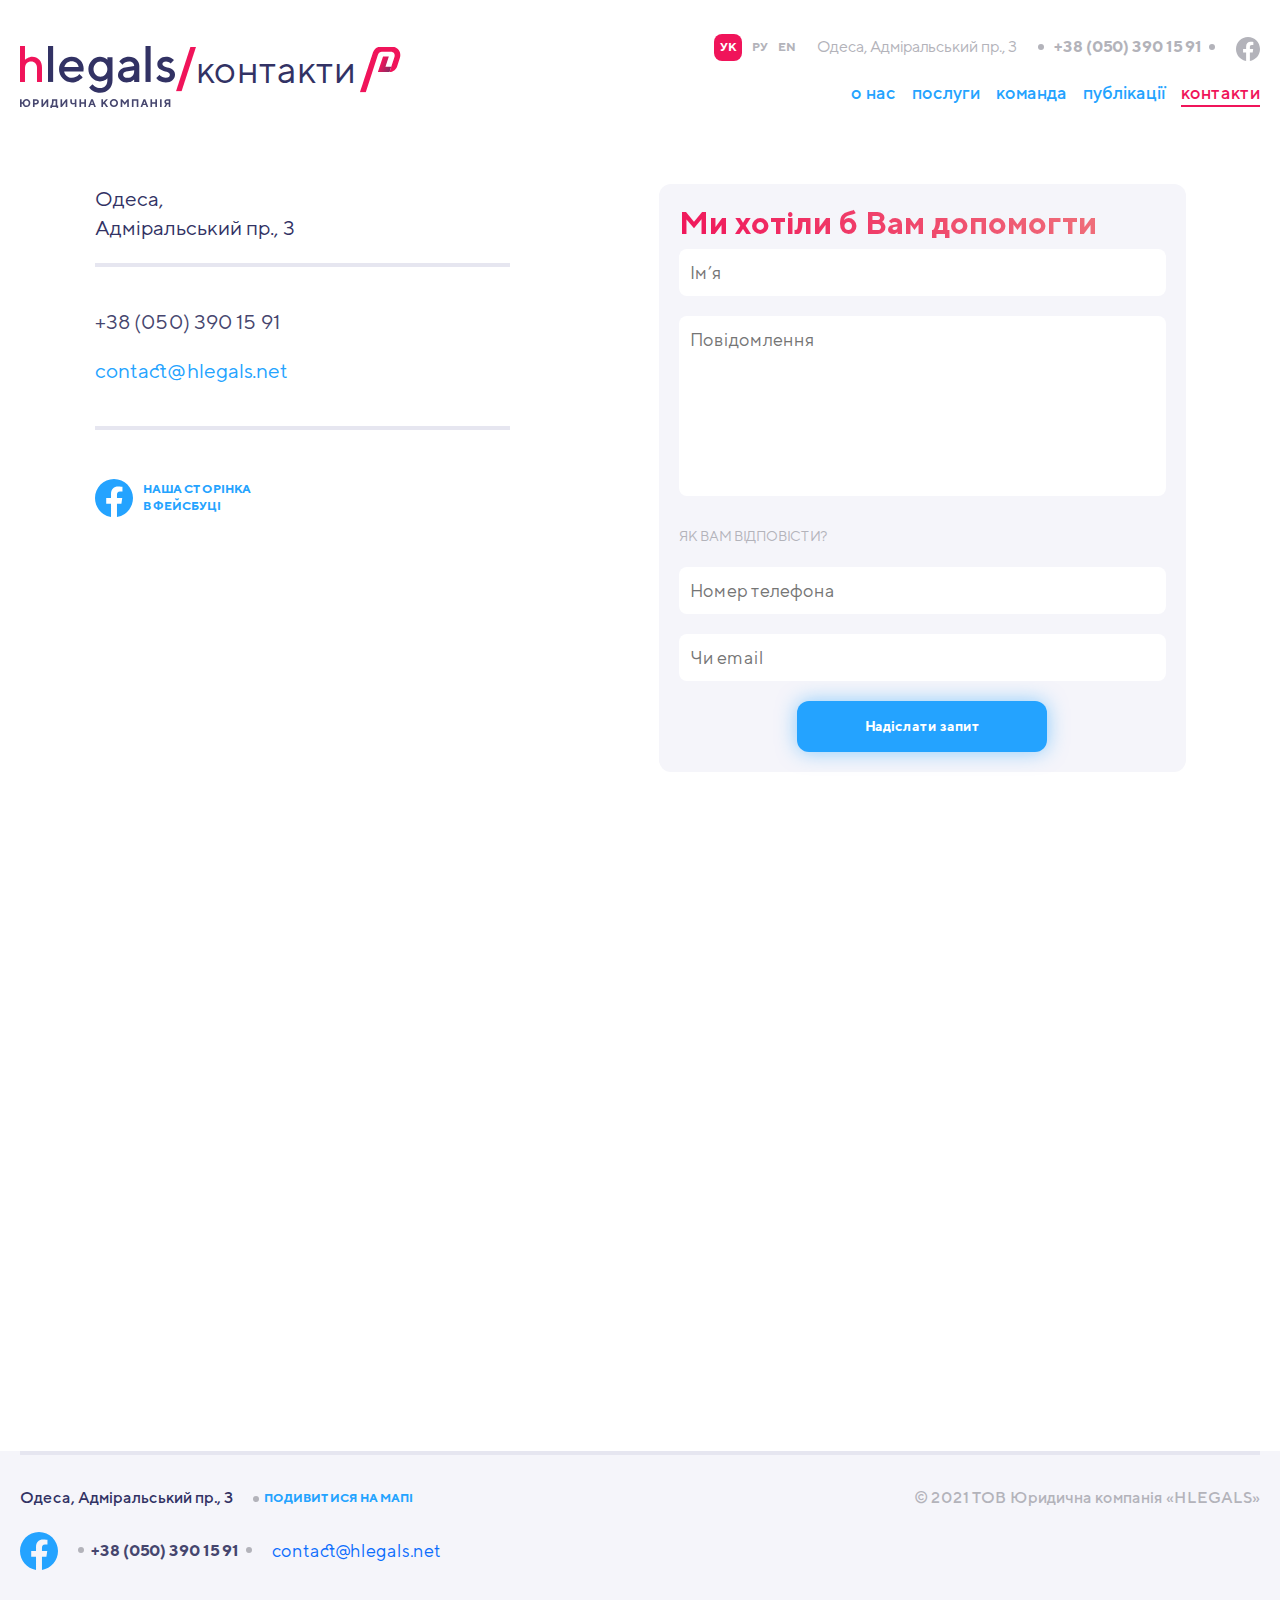
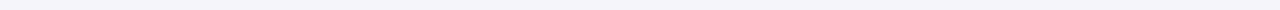
<file: pages/contacts.html>
<!DOCTYPE html>
<html lang="en">
  <head>
    <meta charset="UTF-8" />
    <meta http-equiv="X-UA-Compatible" content="IE=edge" />
    <meta name="viewport" content="width=device-width, initial-scale=1.0" />
    <link
      rel="shortcut icon"
      href="../img/favicon/favicon.ico"
      type="image/x-icon"
    />
    <link rel="stylesheet" href="../css/style.min.css" />
    <title>Contacts</title>
  </head>
  <body class="contacts_page">
    <header class="header header_white">
      <div class="container">
        <div class="header_wrapper">
          <div class="header_left">
            <a href="../index.html" class="logo"
              ><img src="../icons/logo_black.svg" alt="logo"
            /></a>
            <ul class="breadcrumbs">
              <li><a href="">контакти</a></li>
            </ul>
          </div>
          <div class="header_info">
            <div class="header_contacts">
              <div class="header_lang">
                <a class="active" href="">УК</a>
                <a href="">РУ</a>
                <a href="">EN</a>
              </div>
              <address class="header_address">
                Одеса, Адміральський пр., 3
              </address>
              <a href="tel:+380503901591" class="header_tel"
                >+38 (050) 390 15 91</a
              >
              <a href="" class="header_social"
                ><img src="../icons/header/facebook_grey.svg" alt=""
              /></a>
            </div>
            <nav class="menu">
              <ul class="menu_list">
                <li class="menu_item">
                  <a href="about.html" class="menu_link">о нас</a>
                </li>
                <li class="menu_item">
                  <a href="services.html" class="menu_link">послуги</a>
                </li>
                <li class="menu_item">
                  <a href="team.html" class="menu_link">команда</a>
                </li>
                <li class="menu_item">
                  <a href="publications.html" class="menu_link">публікації</a>
                </li>
                <li class="menu_item">
                  <a href="contacts.html" class="menu_link active">контакти</a>
                </li>
              </ul>
            </nav>
          </div>
        </div>
        <div class="header_wrapper_mobile">
          <div class="header_contacts">
            <div class="header_lang">
              <a class="active" href="">УК</a>
              <a href="">РУ</a>
              <a href="">EN</a>
            </div>
            <div class="header_contacts_wrapper">
              <address class="header_address">
                Одеса, Адміральський пр., 3
              </address>
              <a href="tel:+380503901591" class="header_tel"
                >+38 (050) 390 15 91</a
              >
              <a href="" class="header_social"
                ><img src="../icons/header/facebook_grey.svg" alt=""
              /></a>
            </div>
          </div>
          <div class="header_bottom_mobile">
            <div class="header_left">
              <a href="../index.html" class="logo"
                ><img src="../icons/logo_black.svg" alt="logo"
              /></a>
              <ul class="breadcrumbs">
                <li><a href="">контакти</a></li>
              </ul>
            </div>
            <button
              class="navbar-toggler burger"
              type="button"
              data-bs-toggle="offcanvas"
              data-bs-target="#offcanvasNavbar"
              aria-controls="offcanvasNavbar"
            >
              <div></div>
              <div></div>
              <div></div>
            </button>
            <div
              class="offcanvas offcanvas-end"
              tabindex="-1"
              id="offcanvasNavbar"
              aria-labelledby="offcanvasNavbarLabel"
            >
              <div class="offcanvas-header burger_menu_header">
                <button
                  type="button"
                  class="btn-close text-reset"
                  data-bs-dismiss="offcanvas"
                  aria-label="Close"
                ></button>
              </div>
              <div class="offcanvas-body">
                <ul class="navbar-nav justify-content-end flex-grow-1 pe-3">
                  <li class="nav-item">
                    <a class="nav-link buger_menu_link" href="about.html"
                      >о нас</a
                    >
                  </li>
                  <li class="nav-item">
                    <a class="nav-link" href="publications.html">послуги</a>
                  </li>
                  <li class="nav-item">
                    <a class="nav-link" href="team.html">команда</a>
                  </li>
                  <li class="nav-item">
                    <a class="nav-link" href="publications.html">публікації</a>
                  </li>
                  <li class="nav-item">
                    <a class="nav-link" href="contacts.html">контакти</a>
                  </li>
                </ul>
              </div>
            </div>
            <nav class="menu">
              <ul class="menu_list">
                <li class="menu_item">
                  <a href="about.html" class="menu_link">о нас</a>
                </li>
                <li class="menu_item">
                  <a href="services.html" class="menu_link">послуги</a>
                </li>
                <li class="menu_item">
                  <a href="team.html" class="menu_link">команда</a>
                </li>
                <li class="menu_item">
                  <a href="publications.html" class="menu_link">публікації</a>
                </li>
                <li class="menu_item">
                  <a href="contacts.html" class="menu_link active">контакти</a>
                </li>
              </ul>
            </nav>
          </div>
        </div>
      </div>
    </header>
    <main class="main">
      <section class="contacts">
        <div class="container">
          <div class="contacts_wrapper">
            <div class="contacts_info">
              <address class="contacts_address">
                Одеса,<br />Адміральський пр., 3
              </address>
              <a href="tel:+380503901591" class="contacts_tel"
                >+38 (050) 390 15 91</a
              >
              <br />
              <a href="mailto:contact@hlegals.net" class="contacts_mail"
                >contact@hlegals.net</a
              >
              <br />
              <a class="contacts_social">
                <img src="../icons/footer/Facebook.svg" alt="" />
                <span>Наша сторінка<br />в фейсбуці</span>
              </a>
            </div>
            <form class="contacts_form">
              <h3 class="title">Ми хотіли б Вам допомогти</h3>
              <input type="text" name="name" placeholder="Iм’я" />
              <textarea name="message" placeholder="Повідомлення"></textarea>
              <span>Як вам відповісти?</span>
              <input type="tel" name="tel" placeholder="Номер телефона" />
              <input type="email" name="email" placeholder="Чи email" />
              <button class="btn">Надіслати запит</button>
            </form>
          </div>
        </div>
        <iframe
          src="https://www.google.com/maps/embed?pb=!1m18!1m12!1m3!1d2749.638280935125!2d30.737936051171566!3d46.436048675987806!2m3!1f0!2f0!3f0!3m2!1i1024!2i768!4f13.1!3m3!1m2!1s0x40c63396894457b7%3A0x7f6c5236cbcb70c8!2z0JDQtNC80LjRgNCw0LvRjNGB0LrQuNC5INC_0YDQvtGB0L8uLCAzLCDQntC00LXRgdGB0LAsINCe0LTQtdGB0YHQutCw0Y8g0L7QsdC70LDRgdGC0YwsIDY1MDAw!5e0!3m2!1sru!2sua!4v1638119633968!5m2!1sru!2sua"
          width="100%"
          height="600"
          style="border: 0"
          allowfullscreen=""
          loading="lazy"
        ></iframe>
      </section>
    </main>
    <footer class="footer">
      <div class="container">
        <div class="footer_line"></div>
        <div class="footer_wrapper">
          <div class="footer_info">
            <div class="footer_location">
              <address class="footer_address">
                Одеса, Адміральський пр., 3
              </address>
              <a href="https://goo.gl/maps/eEBHD7aAAqcPUggZ8" class="footer_map"
                >Подивитися на мапі</a
              >
            </div>
            <div class="footer_contacts">
              <a href="" class="footer_social"
                ><img src="../icons/footer/Facebook.svg" alt=""
              /></a>
              <a href="tel:+380503901591" class="footer_tel"
                >+38 (050) 390 15 91</a
              >
              <a href="mailto:contact@hlegals.net" class="footer_mail"
                >contact@hlegals.net</a
              >
            </div>
          </div>
          <p class="footer_copy">© 2021 ТОВ Юридична компанія «HLEGALS»</p>
        </div>
      </div>
    </footer>
    <script src="../js/bootstrap.bundle.min.js"></script>
  </body>
</html>
</file>
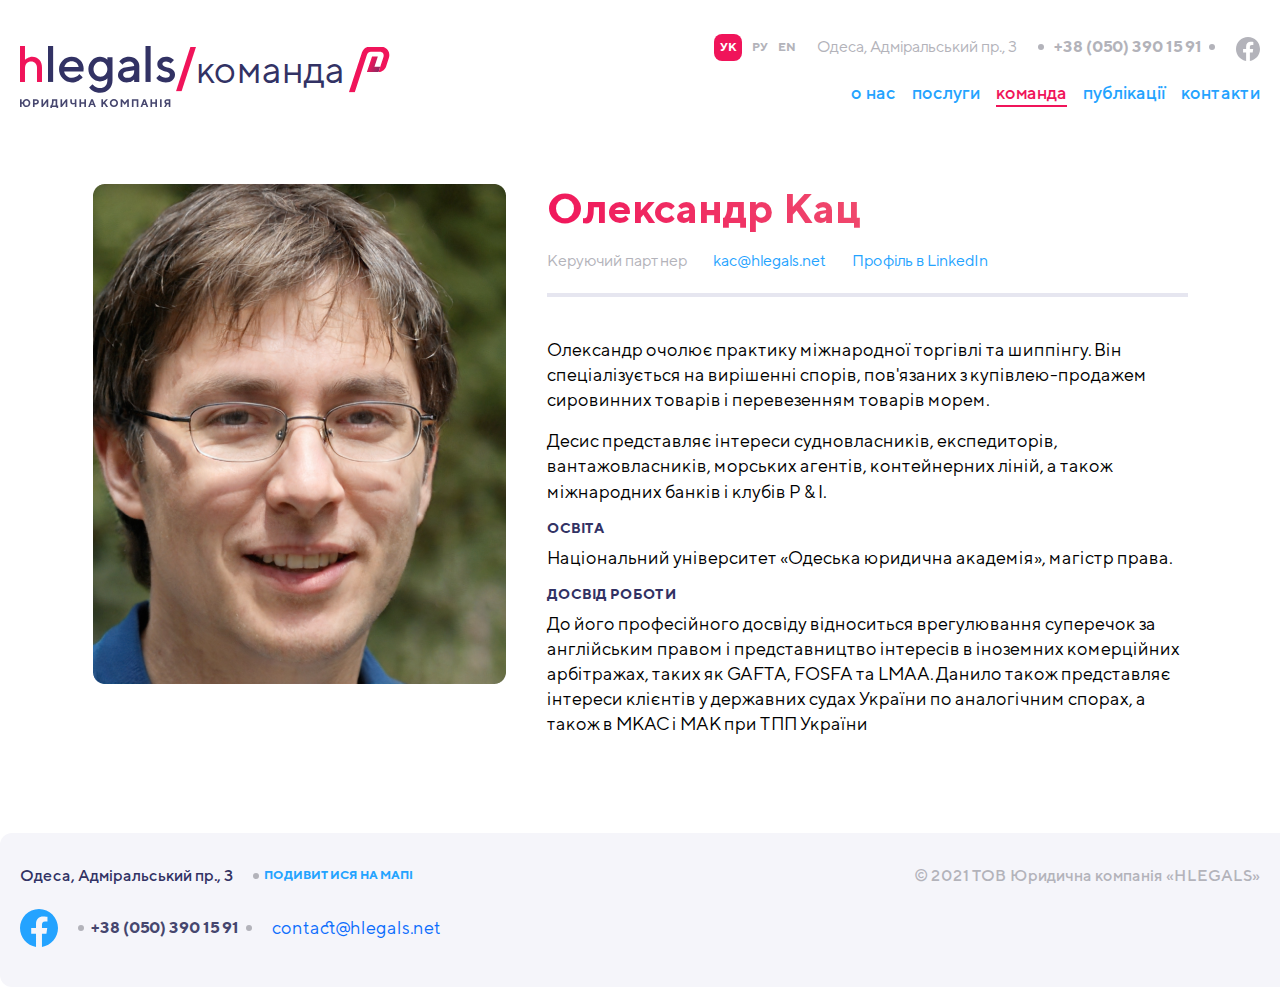
<file: pages/member.html>
<!DOCTYPE html>
<html lang="en">
  <head>
    <meta charset="UTF-8" />
    <meta http-equiv="X-UA-Compatible" content="IE=edge" />
    <meta name="viewport" content="width=device-width, initial-scale=1.0" />
    <link
      rel="shortcut icon"
      href="../img/favicon/favicon.ico"
      type="image/x-icon"
    />
    <link rel="stylesheet" href="../css/style.min.css" />
    <title>User</title>
  </head>
  <body class="team-member-page">
    <header class="header header_white">
      <div class="container">
        <div class="header_wrapper">
          <div class="header_left">
            <a href="../index.html" class="logo"
              ><img src="../icons/logo_black.svg" alt="logo"
            /></a>
            <ul class="breadcrumbs">
              <li><a href="">команда</a></li>
            </ul>
          </div>
          <div class="header_info">
            <div class="header_contacts">
              <div class="header_lang">
                <a class="active" href="">УК</a>
                <a href="">РУ</a>
                <a href="">EN</a>
              </div>
              <address class="header_address">
                Одеса, Адміральський пр., 3
              </address>
              <a href="tel:+380503901591" class="header_tel"
                >+38 (050) 390 15 91</a
              >
              <a href="" class="header_social"
                ><img src="../icons/header/facebook_grey.svg" alt=""
              /></a>
            </div>
            <nav class="menu">
              <ul class="menu_list">
                <li class="menu_item">
                  <a href="about.html" class="menu_link">о нас</a>
                </li>
                <li class="menu_item">
                  <a href="services.html" class="menu_link">послуги</a>
                </li>
                <li class="menu_item">
                  <a href="team.html" class="menu_link active">команда</a>
                </li>
                <li class="menu_item">
                  <a href="publications.html" class="menu_link">публікації</a>
                </li>
                <li class="menu_item">
                  <a href="contacts.html" class="menu_link">контакти</a>
                </li>
              </ul>
            </nav>
          </div>
        </div>
        <div class="header_wrapper_mobile">
          <div class="header_contacts">
            <div class="header_lang">
              <a class="active" href="">УК</a>
              <a href="">РУ</a>
              <a href="">EN</a>
            </div>
            <div class="header_contacts_wrapper">
              <address class="header_address">
                Одеса, Адміральський пр., 3
              </address>
              <a href="tel:+380503901591" class="header_tel"
                >+38 (050) 390 15 91</a
              >
              <a href="" class="header_social"
                ><img src="../icons/header/facebook_grey.svg" alt=""
              /></a>
            </div>
          </div>
          <div class="header_bottom_mobile">
            <div class="header_left">
              <a href="../index.html" class="logo"
                ><img src="../icons/logo_black.svg" alt="logo"
              /></a>
              <ul class="breadcrumbs">
                <li><a href="">команда</a></li>
              </ul>
            </div>
            <button
              class="navbar-toggler burger"
              type="button"
              data-bs-toggle="offcanvas"
              data-bs-target="#offcanvasNavbar"
              aria-controls="offcanvasNavbar"
            >
              <div></div>
              <div></div>
              <div></div>
            </button>
            <div
              class="offcanvas offcanvas-end"
              tabindex="-1"
              id="offcanvasNavbar"
              aria-labelledby="offcanvasNavbarLabel"
            >
              <div class="offcanvas-header burger_menu_header">
                <button
                  type="button"
                  class="btn-close text-reset"
                  data-bs-dismiss="offcanvas"
                  aria-label="Close"
                ></button>
              </div>
              <div class="offcanvas-body">
                <ul class="navbar-nav justify-content-end flex-grow-1 pe-3">
                  <li class="nav-item">
                    <a class="nav-link buger_menu_link" href="about.html"
                      >о нас</a
                    >
                  </li>
                  <li class="nav-item">
                    <a class="nav-link" href="services.html">послуги</a>
                  </li>
                  <li class="nav-item">
                    <a class="nav-link" href="team.html">команда</a>
                  </li>
                  <li class="nav-item">
                    <a class="nav-link" href="publications.html">публікації</a>
                  </li>
                  <li class="nav-item">
                    <a class="nav-link" href="contacts.html">контакти</a>
                  </li>
                </ul>
              </div>
            </div>
            <nav class="menu">
              <ul class="menu_list">
                <li class="menu_item">
                  <a href="about.html" class="menu_link">о нас</a>
                </li>
                <li class="menu_item">
                  <a href="services.html" class="menu_link">послуги</a>
                </li>
                <li class="menu_item">
                  <a href="team.html" class="menu_link active">команда</a>
                </li>
                <li class="menu_item">
                  <a href="publications.html" class="menu_link">публікації</a>
                </li>
                <li class="menu_item">
                  <a href="contacts.html" class="menu_link">контакти</a>
                </li>
              </ul>
            </nav>
          </div>
        </div>
      </div>
    </header>
    <main class="main">
      <section class="member">
        <div class="container">
          <div class="member_wrapper">
            <img
              class="member_img"
              src="../img/team-page/user/photo_user.png"
              alt=""
            />
            <div class="member_content">
              <h3 class="title">Олександр Кац</h3>
              <div class="member_info">
                <p class="member_position">Керуючий партнер</p>
                <a href="mailto:kac@hlegals.net" class="member_social"
                  >kac@hlegals.net</a
                >
                <a href="#" class="member_social">Профіль в LinkedIn</a>
              </div>
              <p class="member_text">
                Олександр очолює практику міжнародної торгівлі та шиппінгу. Він
                спеціалізується на вирішенні спорів, пов'язаних з
                купівлею-продажем сировинних товарів і перевезенням товарів
                морем.
              </p>
              <p class="member_text">
                Десис представляє інтереси судновласників, експедиторів,
                вантажовласників, морських агентів, контейнерних ліній, а також
                міжнародних банків і клубів P & I.
              </p>
              <h4 class="member_title">Освіта</h4>
              <p class="member_text">
                Національний університет «Одеська юридична академія», магістр
                права.
              </p>
              <h4 class="member_title">Досвід роботи</h4>
              <p class="member_text">
                До його професійного досвіду відноситься врегулювання суперечок
                за англійським правом і представництво інтересів в іноземних
                комерційних арбітражах, таких як GAFTA, FOSFA та LMAA. Данило
                також представляє інтереси клієнтів у державних судах України по
                аналогічним спорах, а також в МКАС і МАК при ТПП України
              </p>
            </div>
          </div>
        </div>
      </section>
    </main>
    <footer class="footer">
      <div class="container">
        <div class="footer_wrapper">
          <div class="footer_info">
            <div class="footer_location">
              <address class="footer_address">
                Одеса, Адміральський пр., 3
              </address>
              <a href="https://goo.gl/maps/eEBHD7aAAqcPUggZ8" class="footer_map"
                >Подивитися на мапі</a
              >
            </div>
            <div class="footer_contacts">
              <a href="" class="footer_social"
                ><img src="../icons/footer/Facebook.svg" alt=""
              /></a>
              <a href="tel:+380503901591" class="footer_tel"
                >+38 (050) 390 15 91</a
              >
              <a href="mailto:contact@hlegals.net" class="footer_mail"
                >contact@hlegals.net</a
              >
            </div>
          </div>
          <p class="footer_copy">© 2021 ТОВ Юридична компанія «HLEGALS»</p>
        </div>
      </div>
    </footer>
    <script src="../js/bootstrap.bundle.min.js"></script>
  </body>
</html>
</file>
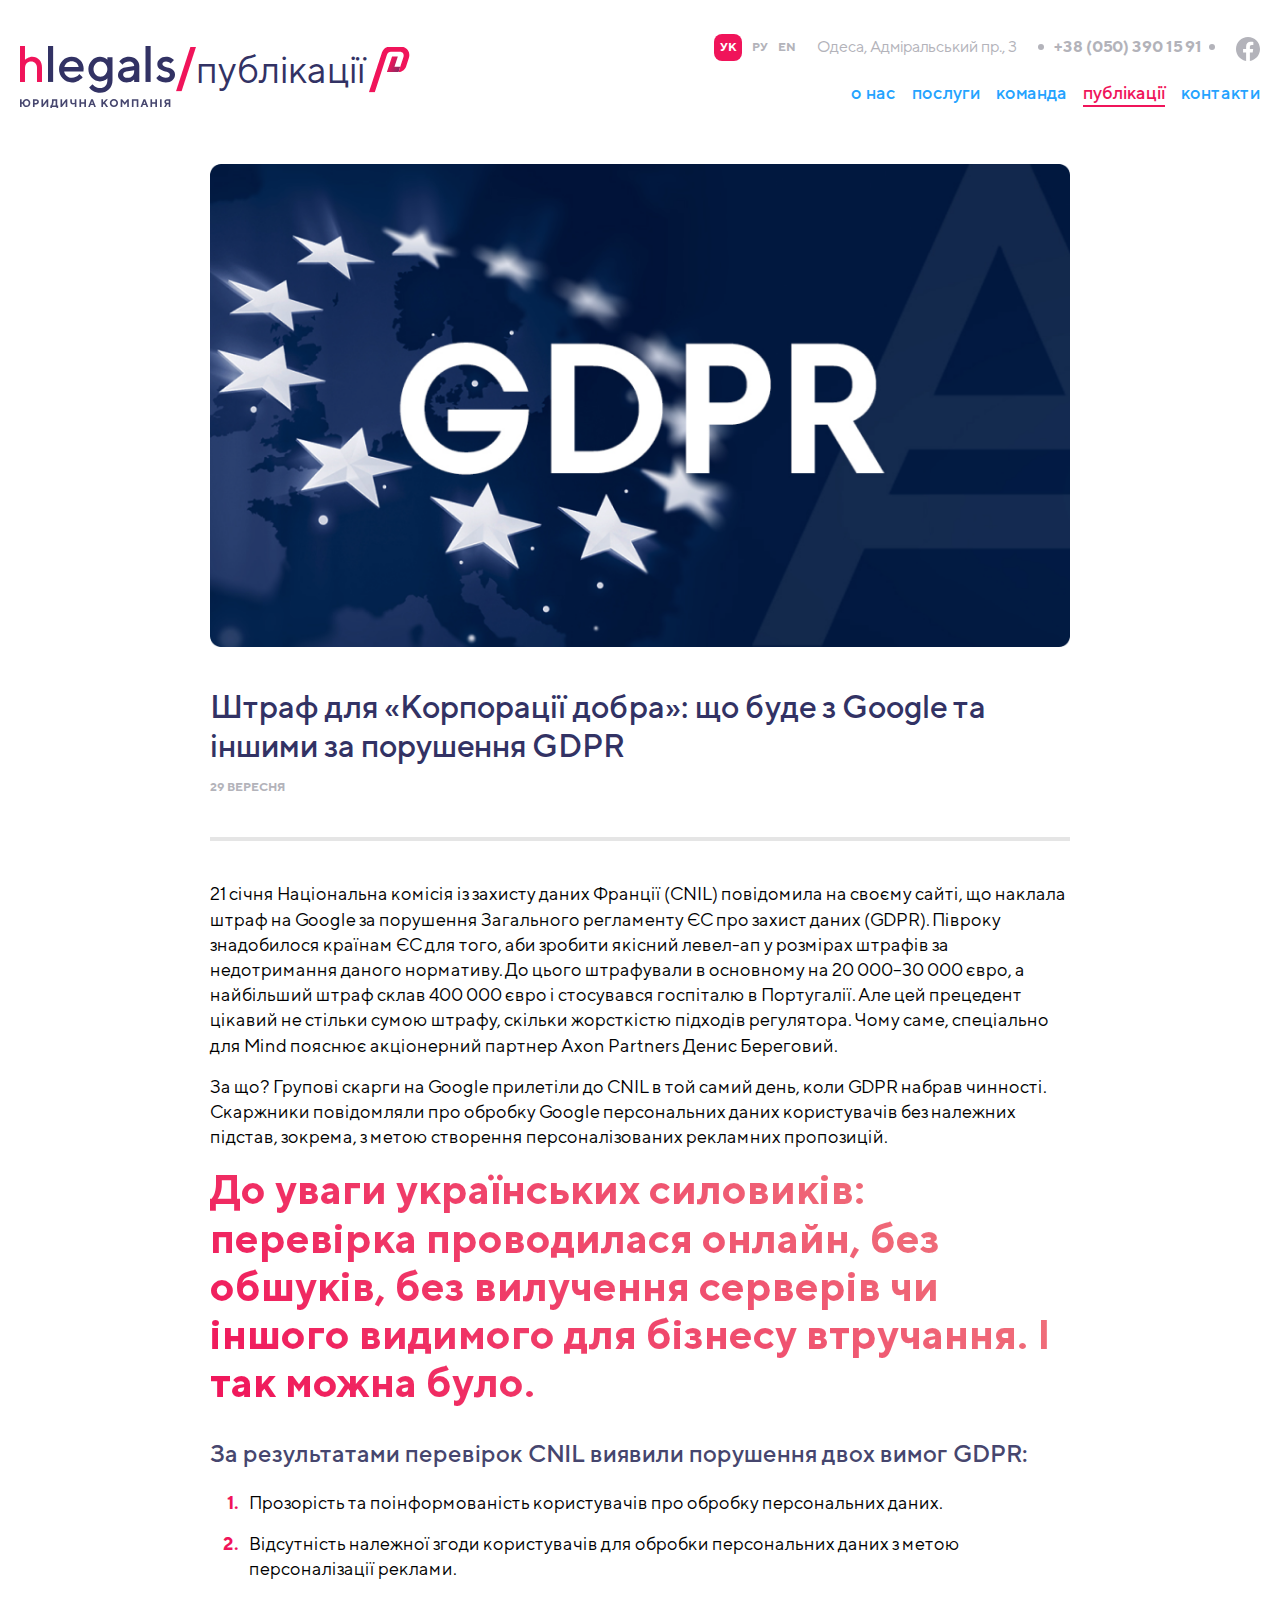
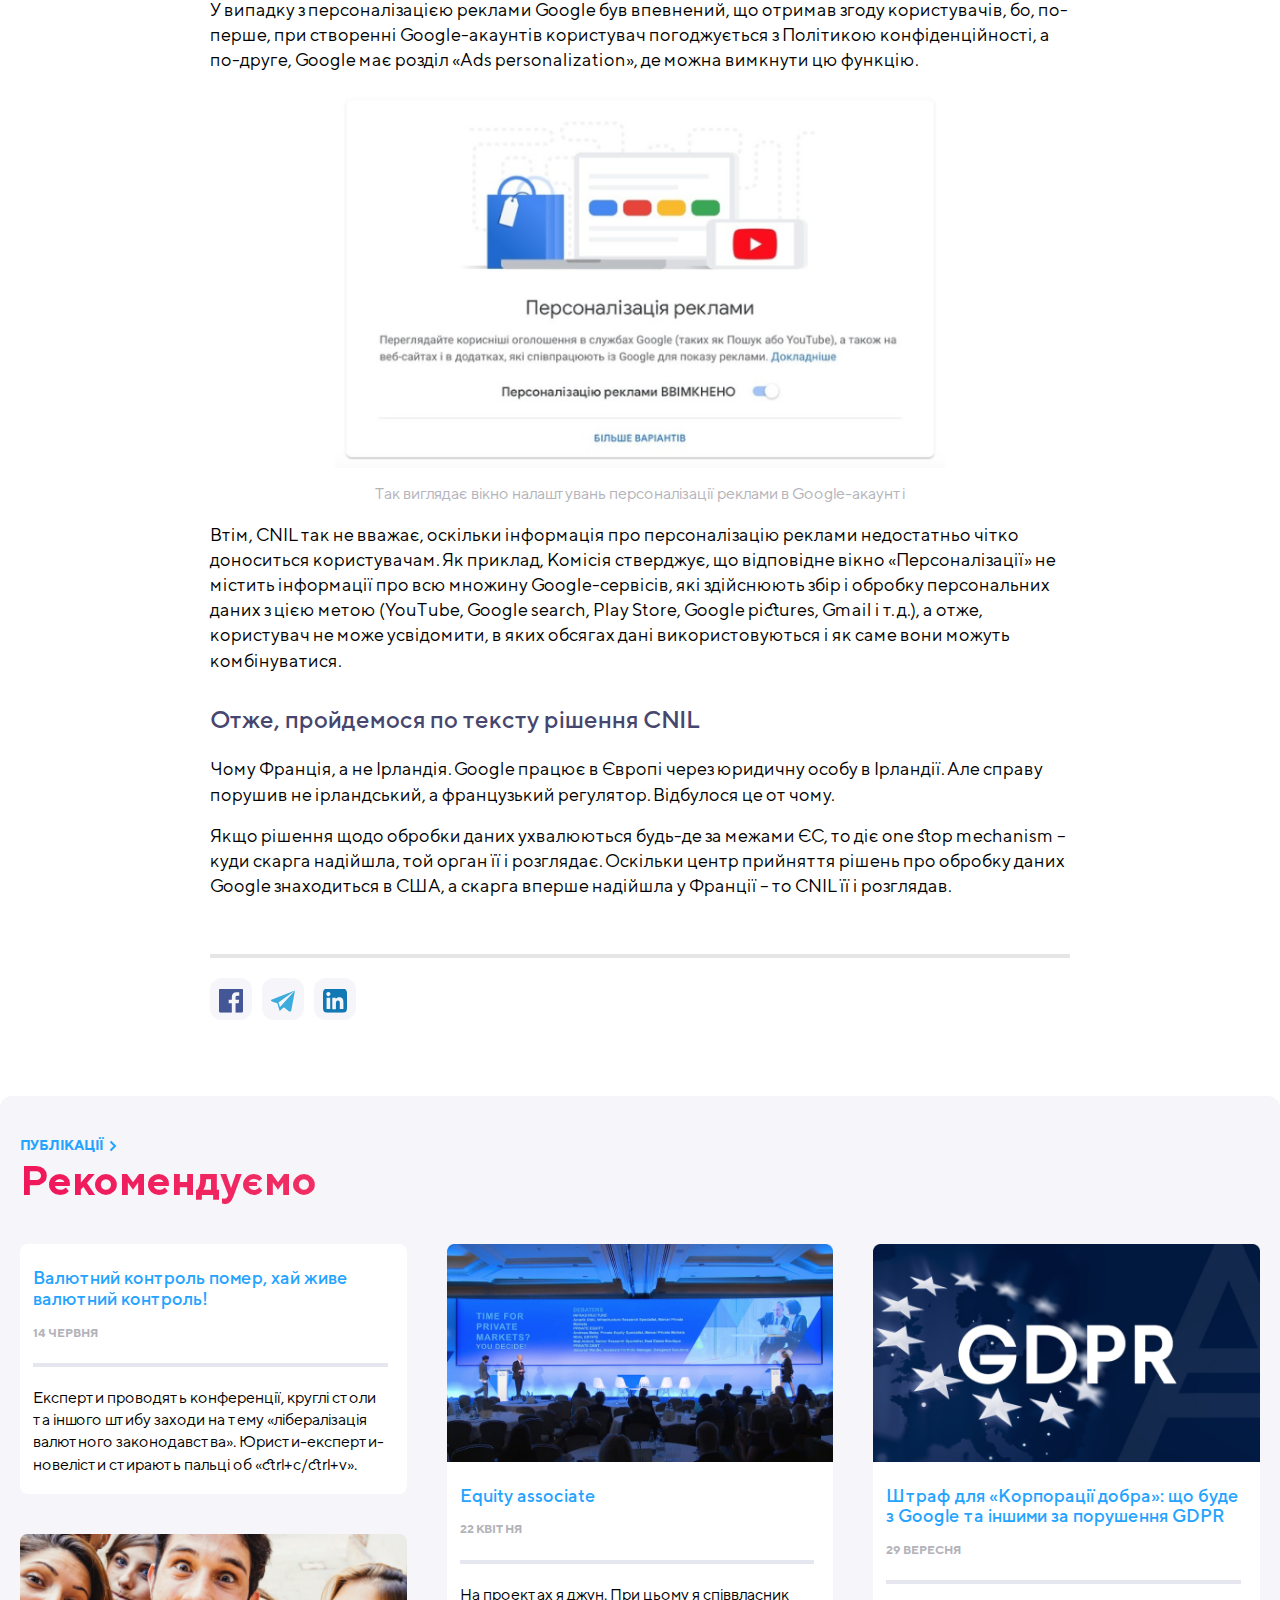
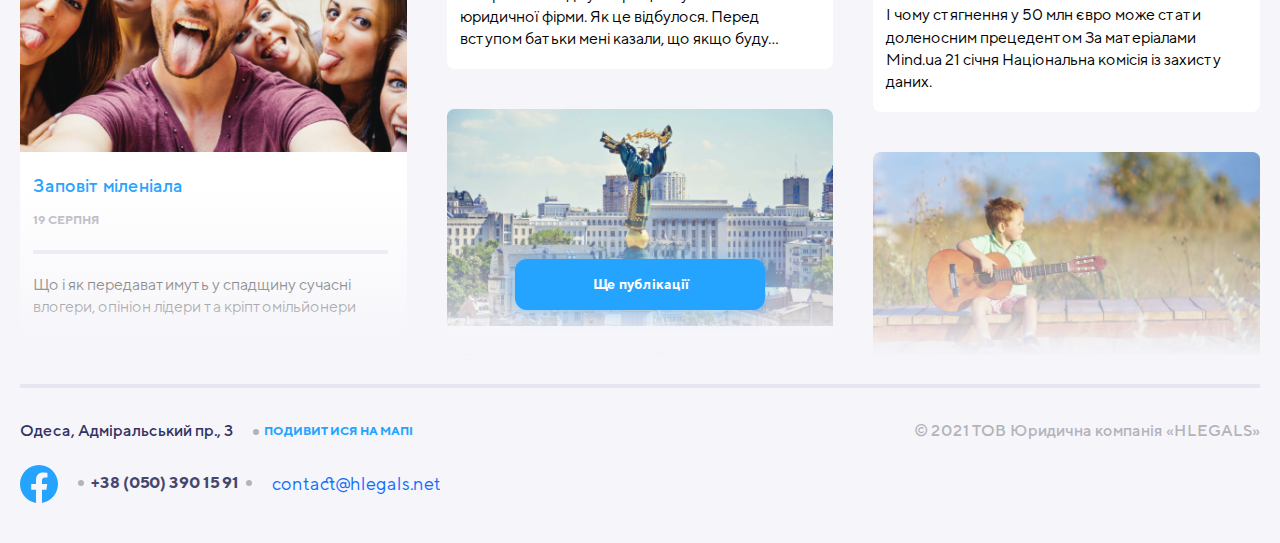
<file: pages/publication_gdpr.html>
<!DOCTYPE html>
<html lang="en">
  <head>
    <meta charset="UTF-8" />
    <meta http-equiv="X-UA-Compatible" content="IE=edge" />
    <meta name="viewport" content="width=device-width, initial-scale=1.0" />
    <link
      rel="shortcut icon"
      href="../img/favicon/favicon.ico"
      type="image/x-icon"
    />
    <link rel="stylesheet" href="../css/style.min.css" />
    <title>Publications Page GDPR</title>
  </head>
  <body class="publication_gdpr">
    <header class="header header_white">
      <div class="container">
        <div class="header_wrapper">
          <div class="header_left">
            <a href="../index.html" class="logo"
              ><img src="../icons/logo_black.svg" alt="logo"
            /></a>
            <ul class="breadcrumbs">
              <li><a href="">публікації</a></li>
            </ul>
          </div>
          <div class="header_info">
            <div class="header_contacts">
              <div class="header_lang">
                <a class="active" href="">УК</a>
                <a href="">РУ</a>
                <a href="">EN</a>
              </div>
              <address class="header_address">
                Одеса, Адміральський пр., 3
              </address>
              <a href="tel:+380503901591" class="header_tel"
                >+38 (050) 390 15 91</a
              >
              <a href="" class="header_social"
                ><img src="../icons/header/facebook_grey.svg" alt=""
              /></a>
            </div>
            <nav class="menu">
              <ul class="menu_list">
                <li class="menu_item">
                  <a href="about.html" class="menu_link">о нас</a>
                </li>
                <li class="menu_item">
                  <a href="services.html" class="menu_link">послуги</a>
                </li>
                <li class="menu_item">
                  <a href="team.html" class="menu_link">команда</a>
                </li>
                <li class="menu_item">
                  <a href="publications.html" class="menu_link active"
                    >публікації</a
                  >
                </li>
                <li class="menu_item">
                  <a href="contacts.html" class="menu_link">контакти</a>
                </li>
              </ul>
            </nav>
          </div>
        </div>
        <div class="header_wrapper_mobile">
          <div class="header_contacts">
            <div class="header_lang">
              <a class="active" href="">УК</a>
              <a href="">РУ</a>
              <a href="">EN</a>
            </div>
            <div class="header_contacts_wrapper">
              <address class="header_address">
                Одеса, Адміральський пр., 3
              </address>
              <a href="tel:+380503901591" class="header_tel"
                >+38 (050) 390 15 91</a
              >
              <a href="" class="header_social"
                ><img src="../icons/header/facebook_grey.svg" alt=""
              /></a>
            </div>
          </div>
          <div class="header_bottom_mobile">
            <div class="header_left">
              <a href="../index.html" class="logo"
                ><img src="../icons/logo_black.svg" alt="logo"
              /></a>
              <ul class="breadcrumbs">
                <li><a href="">публікації</a></li>
              </ul>
            </div>
            <button
              class="navbar-toggler burger"
              type="button"
              data-bs-toggle="offcanvas"
              data-bs-target="#offcanvasNavbar"
              aria-controls="offcanvasNavbar"
            >
              <div></div>
              <div></div>
              <div></div>
            </button>
            <div
              class="offcanvas offcanvas-end"
              tabindex="-1"
              id="offcanvasNavbar"
              aria-labelledby="offcanvasNavbarLabel"
            >
              <div class="offcanvas-header burger_menu_header">
                <button
                  type="button"
                  class="btn-close text-reset"
                  data-bs-dismiss="offcanvas"
                  aria-label="Close"
                ></button>
              </div>
              <div class="offcanvas-body">
                <ul class="navbar-nav justify-content-end flex-grow-1 pe-3">
                  <li class="nav-item">
                    <a class="nav-link buger_menu_link" href="about.html"
                      >о нас</a
                    >
                  </li>
                  <li class="nav-item">
                    <a class="nav-link" href="services.html">послуги</a>
                  </li>
                  <li class="nav-item">
                    <a class="nav-link" href="team.html">команда</a>
                  </li>
                  <li class="nav-item">
                    <a class="nav-link" href="publications.html">публікації</a>
                  </li>
                  <li class="nav-item">
                    <a class="nav-link" href="contacts.html">контакти</a>
                  </li>
                </ul>
              </div>
            </div>
            <nav class="menu">
              <ul class="menu_list">
                <li class="menu_item">
                  <a href="about.html" class="menu_link">о нас</a>
                </li>
                <li class="menu_item">
                  <a href="services.html" class="menu_link">послуги</a>
                </li>
                <li class="menu_item">
                  <a href="team.html" class="menu_link">команда</a>
                </li>
                <li class="menu_item">
                  <a href="publications.html" class="menu_link active"
                    >публікації</a
                  >
                </li>
                <li class="menu_item">
                  <a href="contacts.html" class="menu_link">контакти</a>
                </li>
              </ul>
            </nav>
          </div>
        </div>
      </div>
    </header>
    <main class="main">
      <article class="publication">
        <div class="container">
          <img
            class="publication_img"
            src="../img/publications/IMG_GDPR.png"
            alt=""
          />
          <h1 class="publication_title">
            Штраф для «Корпорації добра»: що буде з Google та іншими за
            порушення GDPR
          </h1>
          <span class="publication_item_date">29 вересня</span>
          <div class="publication_content">
            <p>
              21 січня Національна комісія із захисту даних Франції (СNIL)
              повідомила на своєму сайті, що наклала штраф на Google за
              порушення Загального регламенту ЄС про захист даних (GDPR).
              Півроку знадобилося країнам ЄС для того, аби зробити якісний
              левел-ап у розмірах штрафів за недотримання даного нормативу. До
              цього штрафували в основному на 20 000–30 000 євро, а найбільший
              штраф склав 400 000 євро і стосувався госпіталю в Португалії. Але
              цей прецедент цікавий не стільки сумою штрафу, скільки жорсткістю
              підходів регулятора. Чому саме, спеціально для Mind пояснює
              акціонерний партнер Axon Partners Денис Береговий.
            </p>
            <p>
              За що? Групові скарги на Google прилетіли до СNIL в той самий
              день, коли GDPR набрав чинності. Скаржники повідомляли про обробку
              Google персональних даних користувачів без належних підстав,
              зокрема, з метою створення персоналізованих рекламних пропозицій.
            </p>
            <p class="title">
              До уваги українських силовиків: перевірка проводилася онлайн, без
              обшуків, без вилучення серверів чи іншого видимого для бізнесу
              втручання. І так можна було.
            </p>
            <p class="publication_subtitle">
              За результатами перевірок СNIL виявили порушення двох вимог GDPR:
            </p>
            <ol class="publication_list">
              <li class="publication_list_item">
                Прозорість та поінформованість користувачів про обробку
                персональних даних.
              </li>
              <li class="publication_list_item">
                Відсутність належної згоди користувачів для обробки персональних
                даних з метою персоналізації реклами.
              </li>
            </ol>
            <p>
              У випадку з персоналізацією реклами Google був впевнений, що
              отримав згоду користувачів, бо, по-перше, при створенні
              Google-aкаунтів користувач погоджується з Політикою
              конфіденційності, а по-друге, Google має розділ «Ads
              personalization», де можна вимкнути цю функцію.
            </p>
            <img
              class="publication_content_img"
              src="../img/publications/img_gdpr_2.png"
              alt=""
            />
            <p class="publication_img_descr">
              Так виглядає вікно налаштувань персоналізації реклами в
              Google-акаунті
            </p>
            <p>
              Втім, CNIL так не вважає, оскільки інформація про персоналізацію
              реклами недостатньо чітко доноситься користувачам. Як приклад,
              Комісія стверджує, що відповідне вікно «Персоналізації» не містить
              інформації про всю множину Google-сервісів, які здійснюють збір і
              обробку персональних даних з цією метою (YouТube, Google search,
              Play Store, Google pictures, Gmail і т. д.), а отже, користувач не
              може усвідомити, в яких обсягах дані використовуються і як саме
              вони можуть комбінуватися.
            </p>
            <p class="publication_subtitle">
              Отже, пройдемося по тексту рішення СNIL
            </p>
            <p>
              Чому Франція, а не Ірландія. Google працює в Європі через юридичну
              особу в Ірландії. Але справу порушив не ірландський, а французький
              регулятор. Відбулося це от чому.
            </p>
            <p>
              Якщо рішення щодо обробки даних ухвалюються будь-де за межами ЄС,
              то діє one stop mechanism – куди скарга надійшла, той орган її і
              розглядає. Оскільки центр прийняття рішень про обробку даних
              Google знаходиться в США, а скарга вперше надійшла у Франції – то
              CNIL її і розглядав.
            </p>
          </div>
          <ul class="publication_social">
            <li class="publication_social_item">
              <a class="social_link" href="#"
                ><img src="../icons/publications/facebook.svg" alt=""
              /></a>
            </li>
            <li class="publication_social_item">
              <a class="social_link" href="#"
                ><img src="../icons/publications/telegram.svg" alt=""
              /></a>
            </li>
            <li class="publication_social_item">
              <a class="social_link" href="#"
                ><img src="../icons/publications/Linkedin.svg" alt=""
              /></a>
            </li>
          </ul>
        </div>
      </article>
      <section class="publications">
        <div class="container">
          <a href="publications.html" class="caption"
            >публікації<img src="../icons/team/arrow_right_blue.svg" alt=""
          /></a>
          <h3 class="title">Рекомендуємо</h3>
          <div class="publications_items">
            <div>
              <a href="publications.html" class="publication_item">
                <div class="publication_item_content">
                  <h2 class="publication_item_title">
                    Валютний контроль помер, хай живе валютний контроль!
                  </h2>
                  <span class="publication_item_date">14 червня</span>
                  <p class="publication_item_text">
                    Експерти проводять конференції, круглі столи та іншого штибу
                    заходи на тему «лібералізація валютного законодавства».
                    Юристи-експерти-новелісти стирають пальці об
                    «ctrl+c/ctrl+v».
                  </p>
                </div>
              </a>
              <a href="publications.html" class="publication_item">
                <img
                  src="../img/publications/img_4.png"
                  alt=""
                  class="publication_item_img"
                />
                <div class="publication_item_content">
                  <h2 class="publication_item_title">Заповіт міленіала</h2>
                  <span class="publication_item_date">19 серпня</span>
                  <p class="publication_item_text">
                    Що і як передаватимуть у спадщину сучасні влогери, опініон
                    лідери та кріптомільйонери
                  </p>
                </div>
              </a>
            </div>
            <div>
              <a href="publications.html" class="publication_item">
                <img
                  src="../img/publications/img_2.png"
                  alt=""
                  class="publication_item_img"
                />
                <div class="publication_item_content">
                  <h2 class="publication_item_title">Equity associate</h2>
                  <span class="publication_item_date">22 квітня</span>
                  <p class="publication_item_text">
                    На проектах я джун. При цьому я співвласник юридичної фірми.
                    Як це відбулося. Перед вступом батьки мені казали, що якщо
                    буду…
                  </p>
                </div>
              </a>
              <a href="publications.html" class="publication_item">
                <img
                  src="../img/publications/img_5.png"
                  alt=""
                  class="publication_item_img"
                />
                <div class="publication_item_content">
                  <h2 class="publication_item_title">
                    Закон про мови: як зробити свій сайт відповідним
                  </h2>
                  <span class="publication_item_date">19 серпня</span>
                  <p class="publication_item_text">
                    Наталія Кирик, керівник контент студії Wordfactory.ua
                    По-перше, це красиво! Це аргумент номер один на користь
                    україномовного сайту. По-друге, це ефективно. У…
                  </p>
                </div>
              </a>
            </div>
            <div>
              <a href="publications.html" class="publication_item">
                <img
                  src="../img/publications/img_3.png"
                  alt=""
                  class="publication_item_img"
                />
                <div class="publication_item_content">
                  <h2 class="publication_item_title">
                    Штраф для «Корпорації добра»: що буде з Google та іншими за
                    порушення GDPR
                  </h2>
                  <span class="publication_item_date">29 вересня</span>
                  <p class="publication_item_text">
                    І чому стягнення у 50 млн євро може стати доленосним
                    прецедентом За матеріалами Mind.ua 21 січня Національна
                    комісія із захисту даних.
                  </p>
                </div>
              </a>
              <a href="publications.html" class="publication_item">
                <img
                  src="../img/publications/img_6.png"
                  alt=""
                  class="publication_item_img"
                />
                <div class="publication_item_content">
                  <h2 class="publication_item_title">
                    Компенсація витрат на навчання дитини в дитячому садку та
                    школі
                  </h2>
                  <span class="publication_item_date">5 Лютого 2018</span>
                  <p class="publication_item_text">
                    Про що йде мова В червні цього року Верховна Рада внесла
                    зміни до Податкового кодексу України. Відтепер батьки, які
                    отримують офіційну…
                  </p>
                </div>
              </a>
            </div>
            <div class="publications_items_shadow">
              <a href="publications.html" class="btn">Ще публікації</a>
            </div>
          </div>
        </div>
      </section>
    </main>
    <footer class="footer">
      <div class="container">
        <div class="footer_line"></div>
        <div class="footer_wrapper">
          <div class="footer_info">
            <div class="footer_location">
              <address class="footer_address">
                Одеса, Адміральський пр., 3
              </address>
              <a href="https://goo.gl/maps/eEBHD7aAAqcPUggZ8" class="footer_map"
                >Подивитися на мапі</a
              >
            </div>
            <div class="footer_contacts">
              <a href="" class="footer_social"
                ><img src="../icons/footer/Facebook.svg" alt=""
              /></a>
              <a href="tel:+380503901591" class="footer_tel"
                >+38 (050) 390 15 91</a
              >
              <a href="mailto:contact@hlegals.net" class="footer_mail"
                >contact@hlegals.net</a
              >
            </div>
          </div>
          <p class="footer_copy">© 2021 ТОВ Юридична компанія «HLEGALS»</p>
        </div>
      </div>
    </footer>
    <script src="../js/bootstrap.bundle.min.js"></script>
  </body>
</html>
</file>
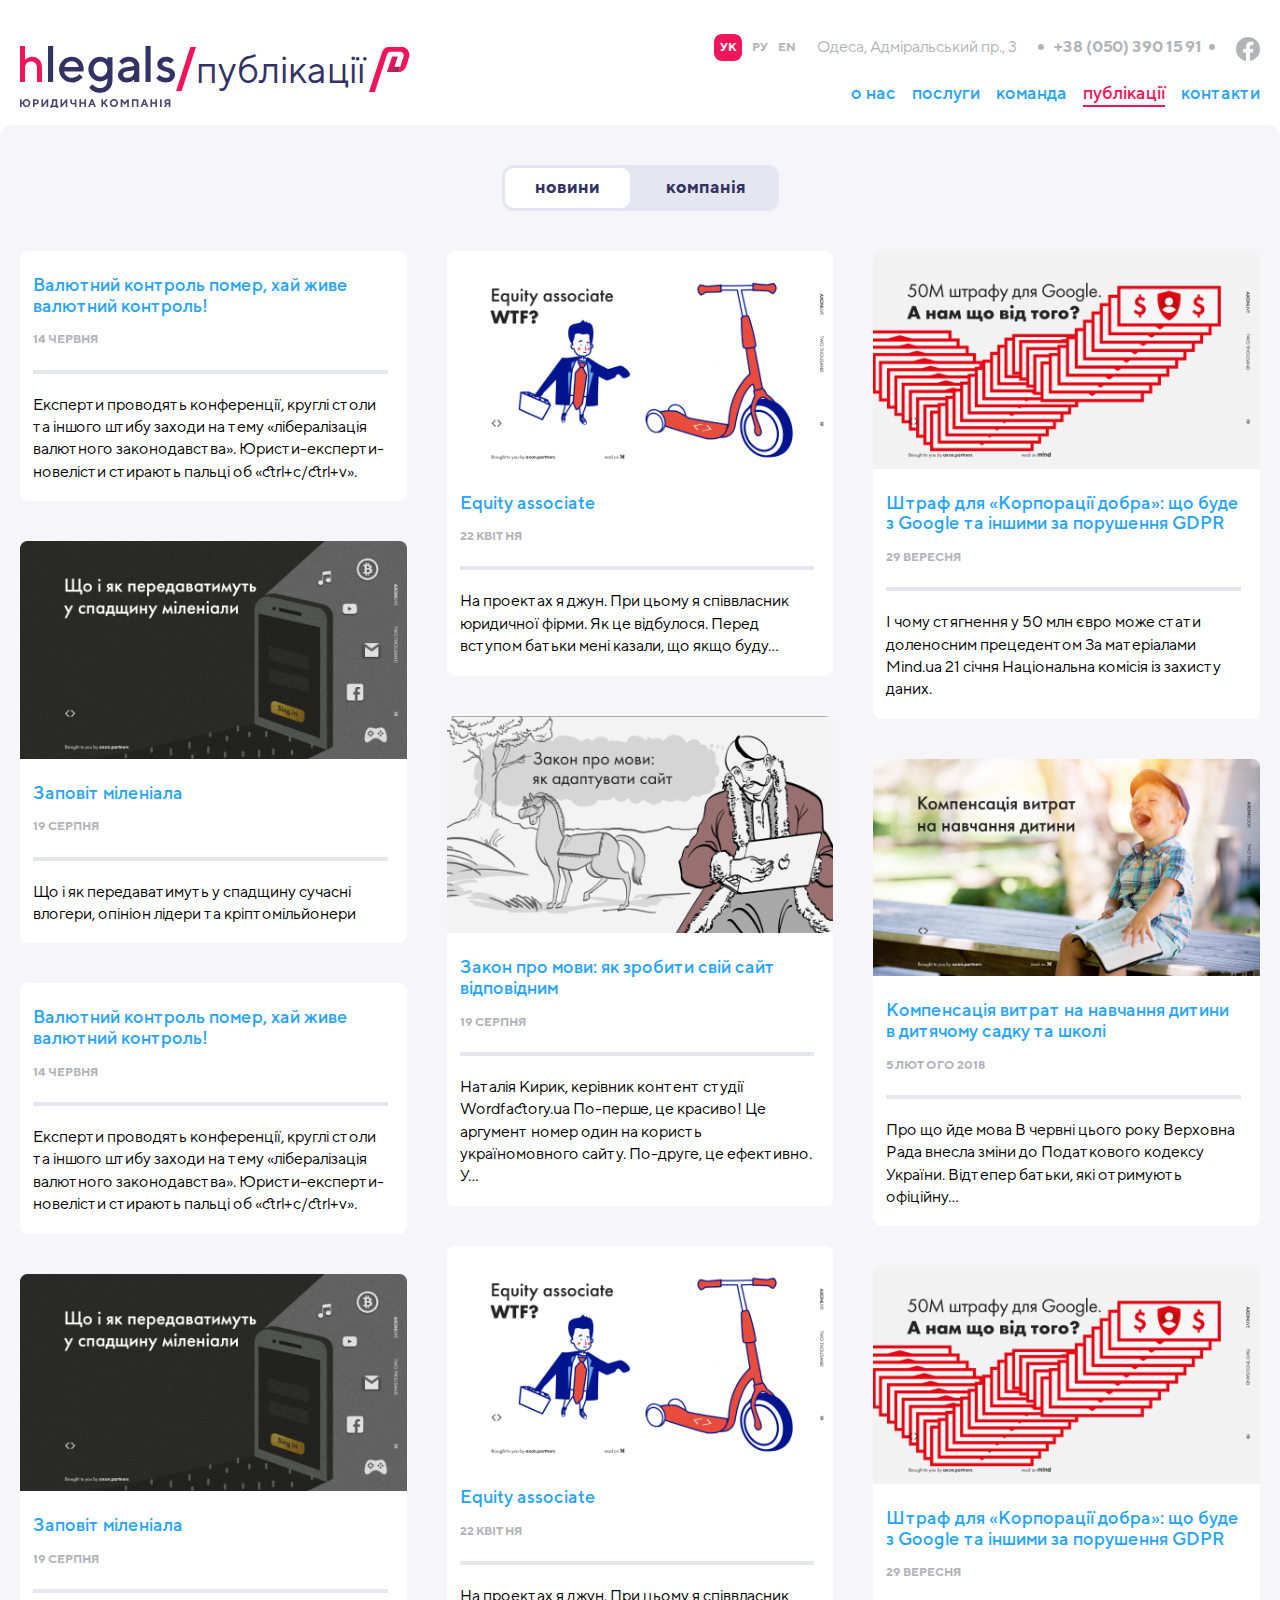
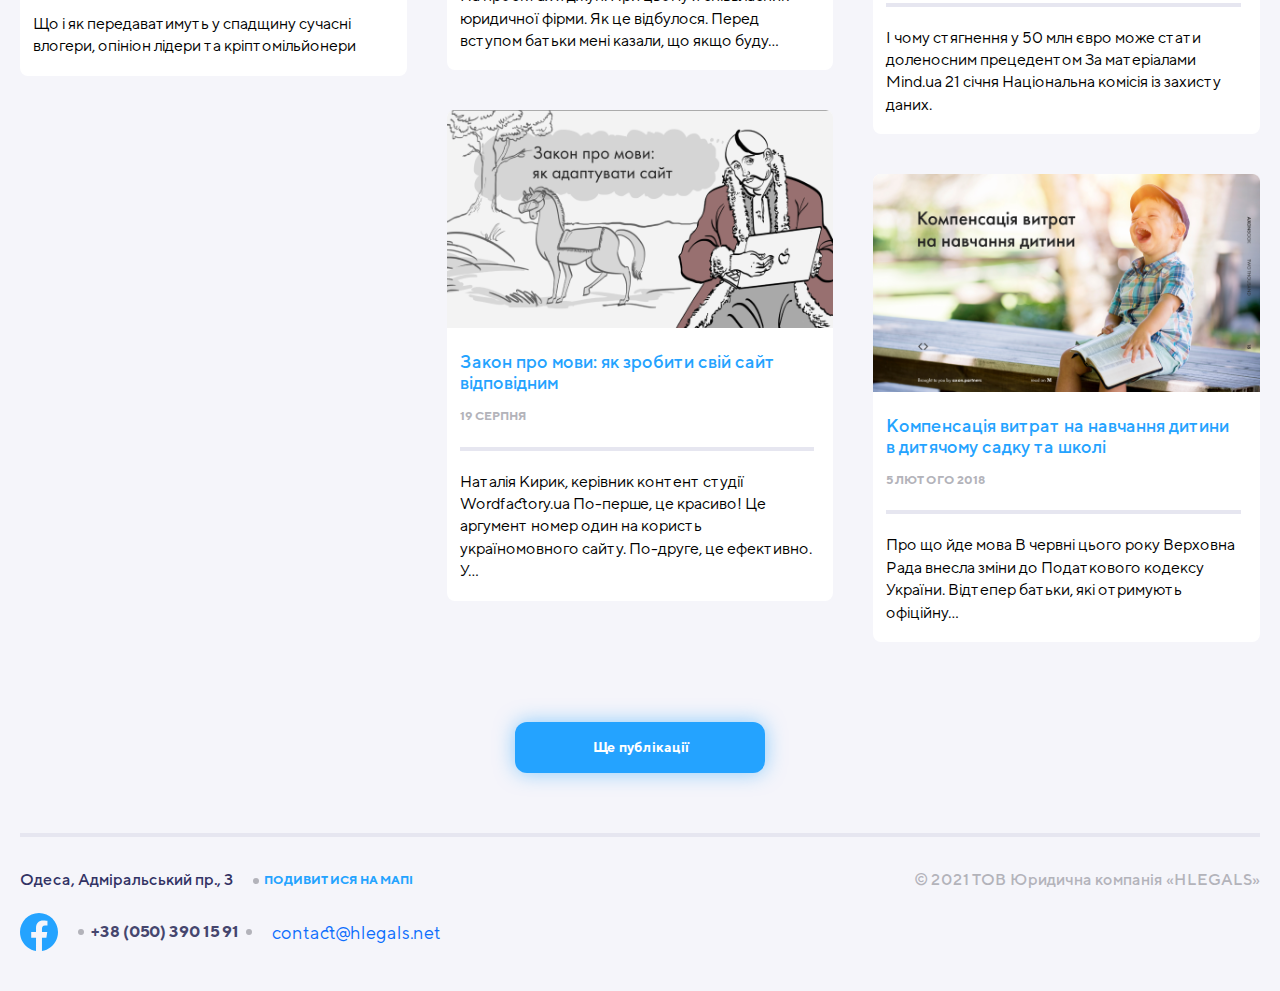
<file: pages/publications.html>
<!DOCTYPE html>
<html lang="en">
  <head>
    <meta charset="UTF-8" />
    <meta http-equiv="X-UA-Compatible" content="IE=edge" />
    <meta name="viewport" content="width=device-width, initial-scale=1.0" />
    <link
      rel="shortcut icon"
      href="../img/favicon/favicon.ico"
      type="image/x-icon"
    />
    <link rel="stylesheet" href="../css/style.min.css" />
    <title>Publications Page</title>
  </head>
  <body class="publications_page">
    <header class="header header_white">
      <div class="container">
        <div class="header_wrapper">
          <div class="header_left">
            <a href="../index.html" class="logo"
              ><img src="../icons/logo_black.svg" alt="logo"
            /></a>
            <ul class="breadcrumbs">
              <li><a href="">публікації</a></li>
            </ul>
          </div>
          <div class="header_info">
            <div class="header_contacts">
              <div class="header_lang">
                <a class="active" href="">УК</a>
                <a href="">РУ</a>
                <a href="">EN</a>
              </div>
              <address class="header_address">
                Одеса, Адміральський пр., 3
              </address>
              <a href="tel:+380503901591" class="header_tel"
                >+38 (050) 390 15 91</a
              >
              <a href="" class="header_social"
                ><img src="../icons/header/facebook_grey.svg" alt=""
              /></a>
            </div>
            <nav class="menu">
              <ul class="menu_list">
                <li class="menu_item">
                  <a href="about.html" class="menu_link">о нас</a>
                </li>
                <li class="menu_item">
                  <a href="services.html" class="menu_link">послуги</a>
                </li>
                <li class="menu_item">
                  <a href="team.html" class="menu_link">команда</a>
                </li>
                <li class="menu_item">
                  <a href="publications.html" class="menu_link active"
                    >публікації</a
                  >
                </li>
                <li class="menu_item">
                  <a href="contacts.html" class="menu_link">контакти</a>
                </li>
              </ul>
            </nav>
          </div>
        </div>
        <div class="header_wrapper_mobile">
          <div class="header_contacts">
            <div class="header_lang">
              <a class="active" href="">УК</a>
              <a href="">РУ</a>
              <a href="">EN</a>
            </div>
            <div class="header_contacts_wrapper">
              <address class="header_address">
                Одеса, Адміральський пр., 3
              </address>
              <a href="tel:+380503901591" class="header_tel"
                >+38 (050) 390 15 91</a
              >
              <a href="" class="header_social"
                ><img src="../icons/header/facebook_grey.svg" alt=""
              /></a>
            </div>
          </div>
          <div class="header_bottom_mobile">
            <div class="header_left">
              <a href="../index.html" class="logo"
                ><img src="../icons/logo_black.svg" alt="logo"
              /></a>
              <ul class="breadcrumbs">
                <li><a href="">публікації</a></li>
              </ul>
            </div>
            <button
              class="navbar-toggler burger"
              type="button"
              data-bs-toggle="offcanvas"
              data-bs-target="#offcanvasNavbar"
              aria-controls="offcanvasNavbar"
            >
              <div></div>
              <div></div>
              <div></div>
            </button>
            <div
              class="offcanvas offcanvas-end"
              tabindex="-1"
              id="offcanvasNavbar"
              aria-labelledby="offcanvasNavbarLabel"
            >
              <div class="offcanvas-header burger_menu_header">
                <button
                  type="button"
                  class="btn-close text-reset"
                  data-bs-dismiss="offcanvas"
                  aria-label="Close"
                ></button>
              </div>
              <div class="offcanvas-body">
                <ul class="navbar-nav justify-content-end flex-grow-1 pe-3">
                  <li class="nav-item">
                    <a class="nav-link buger_menu_link" href="about.html"
                      >о нас</a
                    >
                  </li>
                  <li class="nav-item">
                    <a class="nav-link" href="services.html">послуги</a>
                  </li>
                  <li class="nav-item">
                    <a class="nav-link" href="team.html">команда</a>
                  </li>
                  <li class="nav-item">
                    <a class="nav-link" href="publications.html">публікації</a>
                  </li>
                  <li class="nav-item">
                    <a class="nav-link" href="contacts.html">контакти</a>
                  </li>
                </ul>
              </div>
            </div>
            <nav class="menu">
              <ul class="menu_list">
                <li class="menu_item">
                  <a href="about.html" class="menu_link">о нас</a>
                </li>
                <li class="menu_item">
                  <a href="services.html" class="menu_link">послуги</a>
                </li>
                <li class="menu_item">
                  <a href="team.html" class="menu_link">команда</a>
                </li>
                <li class="menu_item">
                  <a href="publications.html" class="menu_link active"
                    >публікації</a
                  >
                </li>
                <li class="menu_item">
                  <a href="contacts.html" class="menu_link">контакти</a>
                </li>
              </ul>
            </nav>
          </div>
        </div>
      </div>
    </header>
    <main class="main">
      <section class="publications">
        <div class="container">
          <ul class="nav nav-tabs" id="myTab" role="tablist">
            <li class="nav-item" role="presentation">
              <button
                class="nav-link active"
                id="home-tab"
                data-bs-toggle="tab"
                data-bs-target="#home"
                type="button"
                role="tab"
                aria-controls="home"
                aria-selected="true"
              >
                новини
              </button>
            </li>
            <li class="nav-item" role="presentation">
              <button
                class="nav-link"
                id="profile-tab"
                data-bs-toggle="tab"
                data-bs-target="#profile"
                type="button"
                role="tab"
                aria-controls="profile"
                aria-selected="false"
              >
                компанія
              </button>
            </li>
          </ul>
          <div class="tab-content" id="myTabContent">
            <div
              class="tab-pane fade show active"
              id="home"
              role="tabpanel"
              aria-labelledby="home-tab"
            >
              <div class="publications_items">
                <div>
                  <a href="publication_gdpr.html" class="publication_item">
                    <div class="publication_item_content">
                      <h2 class="publication_item_title">
                        Валютний контроль помер, хай живе валютний контроль!
                      </h2>
                      <span class="publication_item_date">14 червня</span>
                      <p class="publication_item_text">
                        Експерти проводять конференції, круглі столи та іншого
                        штибу заходи на тему «лібералізація валютного
                        законодавства». Юристи-експерти-новелісти стирають
                        пальці об «ctrl+c/ctrl+v».
                      </p>
                    </div>
                  </a>
                  <a href="publication_gdpr.html" class="publication_item">
                    <img
                      src="../img/publications/page_img4.png"
                      alt=""
                      class="publication_item_img"
                    />
                    <div class="publication_item_content">
                      <h2 class="publication_item_title">Заповіт міленіала</h2>
                      <span class="publication_item_date">19 серпня</span>
                      <p class="publication_item_text">
                        Що і як передаватимуть у спадщину сучасні влогери,
                        опініон лідери та кріптомільйонери
                      </p>
                    </div>
                  </a>
                  <a href="publication_gdpr.html" class="publication_item">
                    <div class="publication_item_content">
                      <h2 class="publication_item_title">
                        Валютний контроль помер, хай живе валютний контроль!
                      </h2>
                      <span class="publication_item_date">14 червня</span>
                      <p class="publication_item_text">
                        Експерти проводять конференції, круглі столи та іншого
                        штибу заходи на тему «лібералізація валютного
                        законодавства». Юристи-експерти-новелісти стирають
                        пальці об «ctrl+c/ctrl+v».
                      </p>
                    </div>
                  </a>
                  <a href="publication_gdpr.html" class="publication_item">
                    <img
                      src="../img/publications/page_img4.png"
                      alt=""
                      class="publication_item_img"
                    />
                    <div class="publication_item_content">
                      <h2 class="publication_item_title">Заповіт міленіала</h2>
                      <span class="publication_item_date">19 серпня</span>
                      <p class="publication_item_text">
                        Що і як передаватимуть у спадщину сучасні влогери,
                        опініон лідери та кріптомільйонери
                      </p>
                    </div>
                  </a>
                </div>
                <div>
                  <a href="publication_gdpr.html" class="publication_item">
                    <img
                      src="../img/publications/page_img2.png"
                      alt=""
                      class="publication_item_img"
                    />
                    <div class="publication_item_content">
                      <h2 class="publication_item_title">Equity associate</h2>
                      <span class="publication_item_date">22 квітня</span>
                      <p class="publication_item_text">
                        На проектах я джун. При цьому я співвласник юридичної
                        фірми. Як це відбулося. Перед вступом батьки мені
                        казали, що якщо буду…
                      </p>
                    </div>
                  </a>
                  <a href="publication_gdpr.html" class="publication_item">
                    <img
                      src="../img/publications/page_img5.png"
                      alt=""
                      class="publication_item_img"
                    />
                    <div class="publication_item_content">
                      <h2 class="publication_item_title">
                        Закон про мови: як зробити свій сайт відповідним
                      </h2>
                      <span class="publication_item_date">19 серпня</span>
                      <p class="publication_item_text">
                        Наталія Кирик, керівник контент студії Wordfactory.ua
                        По-перше, це красиво! Це аргумент номер один на користь
                        україномовного сайту. По-друге, це ефективно. У…
                      </p>
                    </div>
                  </a>
                  <a href="publication_gdpr.html" class="publication_item">
                    <img
                      src="../img/publications/page_img2.png"
                      alt=""
                      class="publication_item_img"
                    />
                    <div class="publication_item_content">
                      <h2 class="publication_item_title">Equity associate</h2>
                      <span class="publication_item_date">22 квітня</span>
                      <p class="publication_item_text">
                        На проектах я джун. При цьому я співвласник юридичної
                        фірми. Як це відбулося. Перед вступом батьки мені
                        казали, що якщо буду…
                      </p>
                    </div>
                  </a>
                  <a href="publication_gdpr.html" class="publication_item">
                    <img
                      src="../img/publications/page_img5.png"
                      alt=""
                      class="publication_item_img"
                    />
                    <div class="publication_item_content">
                      <h2 class="publication_item_title">
                        Закон про мови: як зробити свій сайт відповідним
                      </h2>
                      <span class="publication_item_date">19 серпня</span>
                      <p class="publication_item_text">
                        Наталія Кирик, керівник контент студії Wordfactory.ua
                        По-перше, це красиво! Це аргумент номер один на користь
                        україномовного сайту. По-друге, це ефективно. У…
                      </p>
                    </div>
                  </a>
                </div>
                <div>
                  <a href="publication_gdpr.html" class="publication_item">
                    <img
                      src="../img/publications/page_img3.png"
                      alt=""
                      class="publication_item_img"
                    />
                    <div class="publication_item_content">
                      <h2 class="publication_item_title">
                        Штраф для «Корпорації добра»: що буде з Google та іншими
                        за порушення GDPR
                      </h2>
                      <span class="publication_item_date">29 вересня</span>
                      <p class="publication_item_text">
                        І чому стягнення у 50 млн євро може стати доленосним
                        прецедентом За матеріалами Mind.ua 21 січня Національна
                        комісія із захисту даних.
                      </p>
                    </div>
                  </a>
                  <a href="publication_gdpr.html" class="publication_item">
                    <img
                      src="../img/publications/page_img6.png"
                      alt=""
                      class="publication_item_img"
                    />
                    <div class="publication_item_content">
                      <h2 class="publication_item_title">
                        Компенсація витрат на навчання дитини в дитячому садку
                        та школі
                      </h2>
                      <span class="publication_item_date">5 Лютого 2018</span>
                      <p class="publication_item_text">
                        Про що йде мова В червні цього року Верховна Рада внесла
                        зміни до Податкового кодексу України. Відтепер батьки,
                        які отримують офіційну…
                      </p>
                    </div>
                  </a>
                  <a href="publication_gdpr.html" class="publication_item">
                    <img
                      src="../img/publications/page_img3.png"
                      alt=""
                      class="publication_item_img"
                    />
                    <div class="publication_item_content">
                      <h2 class="publication_item_title">
                        Штраф для «Корпорації добра»: що буде з Google та іншими
                        за порушення GDPR
                      </h2>
                      <span class="publication_item_date">29 вересня</span>
                      <p class="publication_item_text">
                        І чому стягнення у 50 млн євро може стати доленосним
                        прецедентом За матеріалами Mind.ua 21 січня Національна
                        комісія із захисту даних.
                      </p>
                    </div>
                  </a>
                  <a href="publication_gdpr.html" class="publication_item">
                    <img
                      src="../img/publications/page_img6.png"
                      alt=""
                      class="publication_item_img"
                    />
                    <div class="publication_item_content">
                      <h2 class="publication_item_title">
                        Компенсація витрат на навчання дитини в дитячому садку
                        та школі
                      </h2>
                      <span class="publication_item_date">5 Лютого 2018</span>
                      <p class="publication_item_text">
                        Про що йде мова В червні цього року Верховна Рада внесла
                        зміни до Податкового кодексу України. Відтепер батьки,
                        які отримують офіційну…
                      </p>
                    </div>
                  </a>
                </div>
              </div>
              <button class="btn">Ще публікації</button>
            </div>
            <div
              class="tab-pane fade"
              id="profile"
              role="tabpanel"
              aria-labelledby="profile-tab"
            >
              <div class="publications_items">
                <div>
                  <a href="publication_gdpr.html" class="publication_item">
                    <div class="publication_item_content">
                      <h2 class="publication_item_title">
                        Валютний контроль помер, хай живе валютний контроль!
                      </h2>
                      <span class="publication_item_date">14 червня</span>
                      <p class="publication_item_text">
                        Експерти проводять конференції, круглі столи та іншого
                        штибу заходи на тему «лібералізація валютного
                        законодавства». Юристи-експерти-новелісти стирають
                        пальці об «ctrl+c/ctrl+v».
                      </p>
                    </div>
                  </a>
                  <a href="publication_gdpr.html" class="publication_item">
                    <img
                      src="../img/publications/page_img4.png"
                      alt=""
                      class="publication_item_img"
                    />
                    <div class="publication_item_content">
                      <h2 class="publication_item_title">Заповіт міленіала</h2>
                      <span class="publication_item_date">19 серпня</span>
                      <p class="publication_item_text">
                        Що і як передаватимуть у спадщину сучасні влогери,
                        опініон лідери та кріптомільйонери
                      </p>
                    </div>
                  </a>
                </div>
                <div>
                  <a href="publication_gdpr.html" class="publication_item">
                    <img
                      src="../img/publications/page_img2.png"
                      alt=""
                      class="publication_item_img"
                    />
                    <div class="publication_item_content">
                      <h2 class="publication_item_title">Equity associate</h2>
                      <span class="publication_item_date">22 квітня</span>
                      <p class="publication_item_text">
                        На проектах я джун. При цьому я співвласник юридичної
                        фірми. Як це відбулося. Перед вступом батьки мені
                        казали, що якщо буду…
                      </p>
                    </div>
                  </a>
                  <a href="publication_gdpr.html" class="publication_item">
                    <img
                      src="../img/publications/page_img5.png"
                      alt=""
                      class="publication_item_img"
                    />
                    <div class="publication_item_content">
                      <h2 class="publication_item_title">
                        Закон про мови: як зробити свій сайт відповідним
                      </h2>
                      <span class="publication_item_date">19 серпня</span>
                      <p class="publication_item_text">
                        Наталія Кирик, керівник контент студії Wordfactory.ua
                        По-перше, це красиво! Це аргумент номер один на користь
                        україномовного сайту. По-друге, це ефективно. У…
                      </p>
                    </div>
                  </a>
                </div>
                <div>
                  <a href="publication_gdpr.html" class="publication_item">
                    <img
                      src="../img/publications/page_img3.png"
                      alt=""
                      class="publication_item_img"
                    />
                    <div class="publication_item_content">
                      <h2 class="publication_item_title">
                        Штраф для «Корпорації добра»: що буде з Google та іншими
                        за порушення GDPR
                      </h2>
                      <span class="publication_item_date">29 вересня</span>
                      <p class="publication_item_text">
                        І чому стягнення у 50 млн євро може стати доленосним
                        прецедентом За матеріалами Mind.ua 21 січня Національна
                        комісія із захисту даних.
                      </p>
                    </div>
                  </a>
                  <a href="publication_gdpr.html" class="publication_item">
                    <img
                      src="../img/publications/page_img6.png"
                      alt=""
                      class="publication_item_img"
                    />
                    <div class="publication_item_content">
                      <h2 class="publication_item_title">
                        Компенсація витрат на навчання дитини в дитячому садку
                        та школі
                      </h2>
                      <span class="publication_item_date">5 Лютого 2018</span>
                      <p class="publication_item_text">
                        Про що йде мова В червні цього року Верховна Рада внесла
                        зміни до Податкового кодексу України. Відтепер батьки,
                        які отримують офіційну…
                      </p>
                    </div>
                  </a>
                </div>
              </div>
              <button class="btn">Ще публікації</button>
            </div>
          </div>
        </div>
      </section>
    </main>
    <footer class="footer">
      <div class="container">
        <div class="footer_line"></div>
        <div class="footer_wrapper">
          <div class="footer_info">
            <div class="footer_location">
              <address class="footer_address">
                Одеса, Адміральський пр., 3
              </address>
              <a href="https://goo.gl/maps/eEBHD7aAAqcPUggZ8" class="footer_map"
                >Подивитися на мапі</a
              >
            </div>
            <div class="footer_contacts">
              <a href="" class="footer_social"
                ><img src="../icons/footer/Facebook.svg" alt=""
              /></a>
              <a href="tel:+380503901591" class="footer_tel"
                >+38 (050) 390 15 91</a
              >
              <a href="mailto:contact@hlegals.net" class="footer_mail"
                >contact@hlegals.net</a
              >
            </div>
          </div>
          <p class="footer_copy">© 2021 ТОВ Юридична компанія «HLEGALS»</p>
        </div>
      </div>
    </footer>
    <script src="../js/bootstrap.bundle.min.js"></script>
  </body>
</html>
</file>
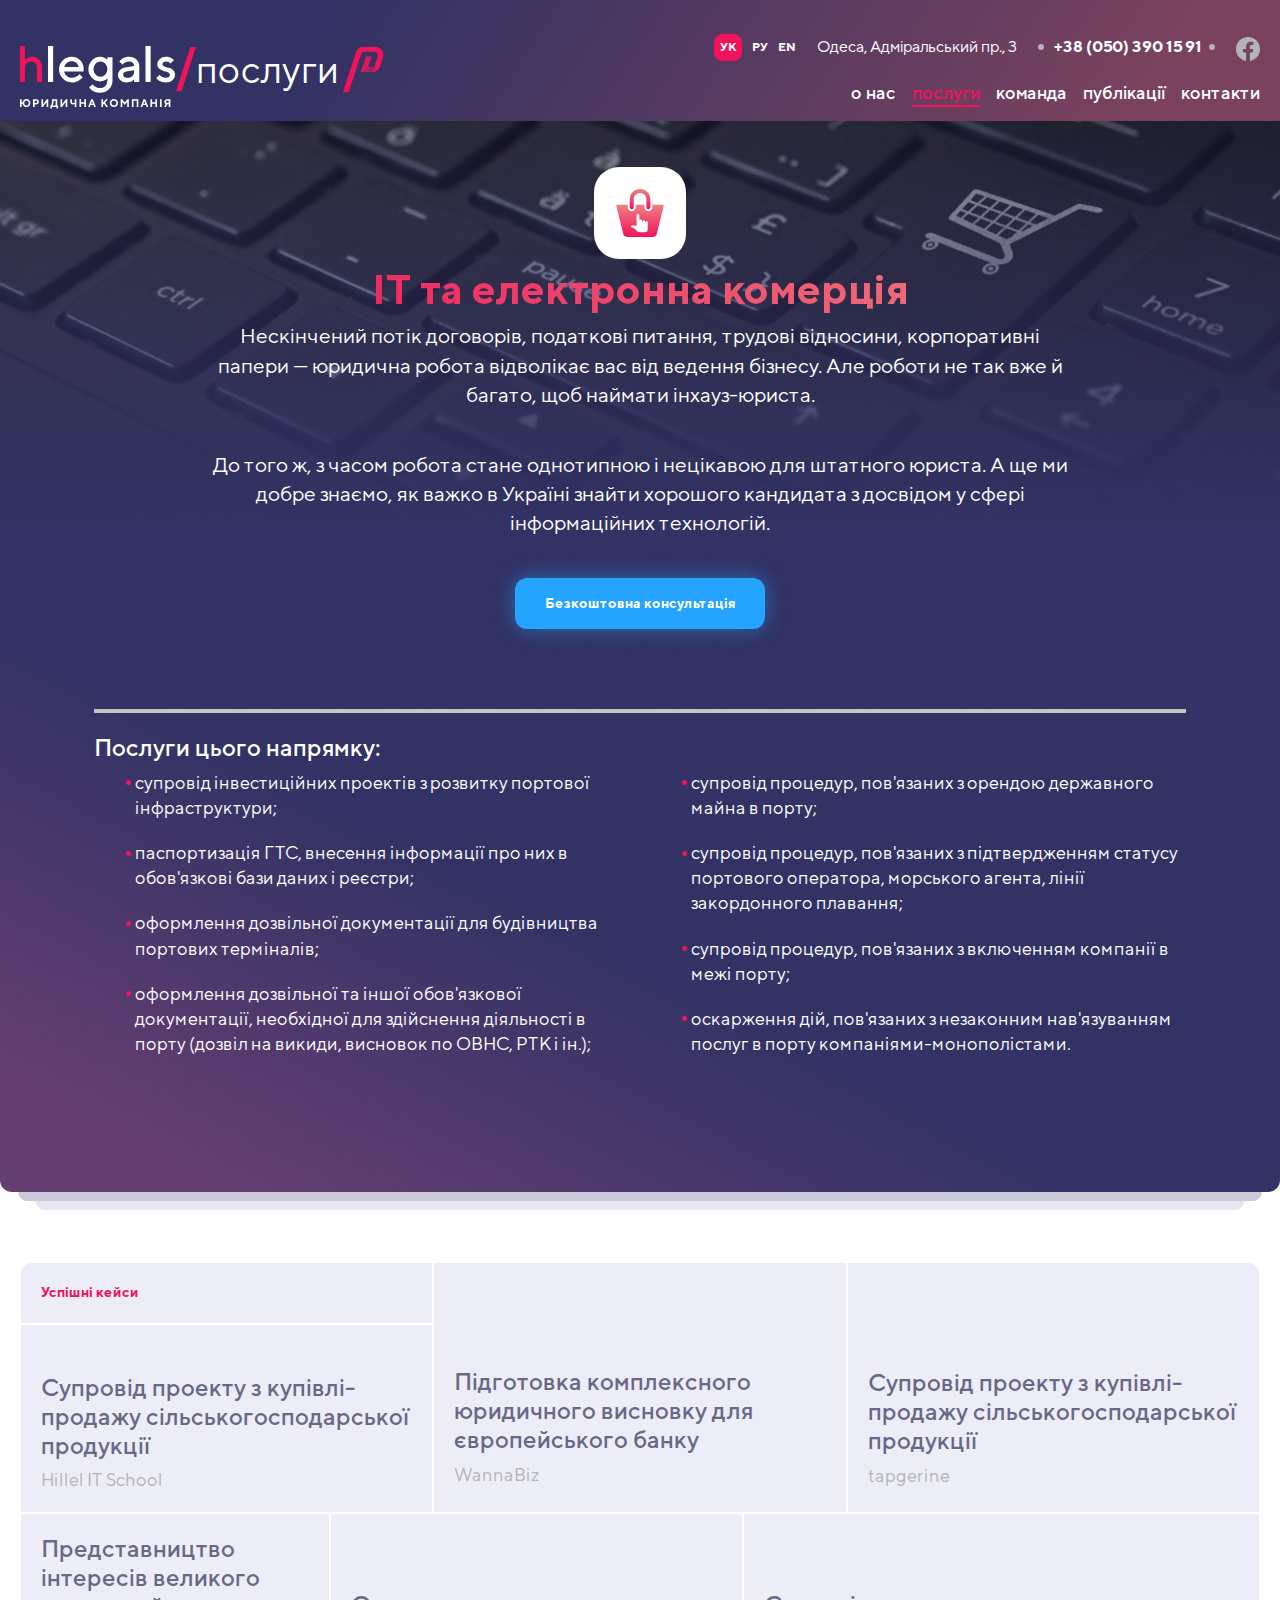
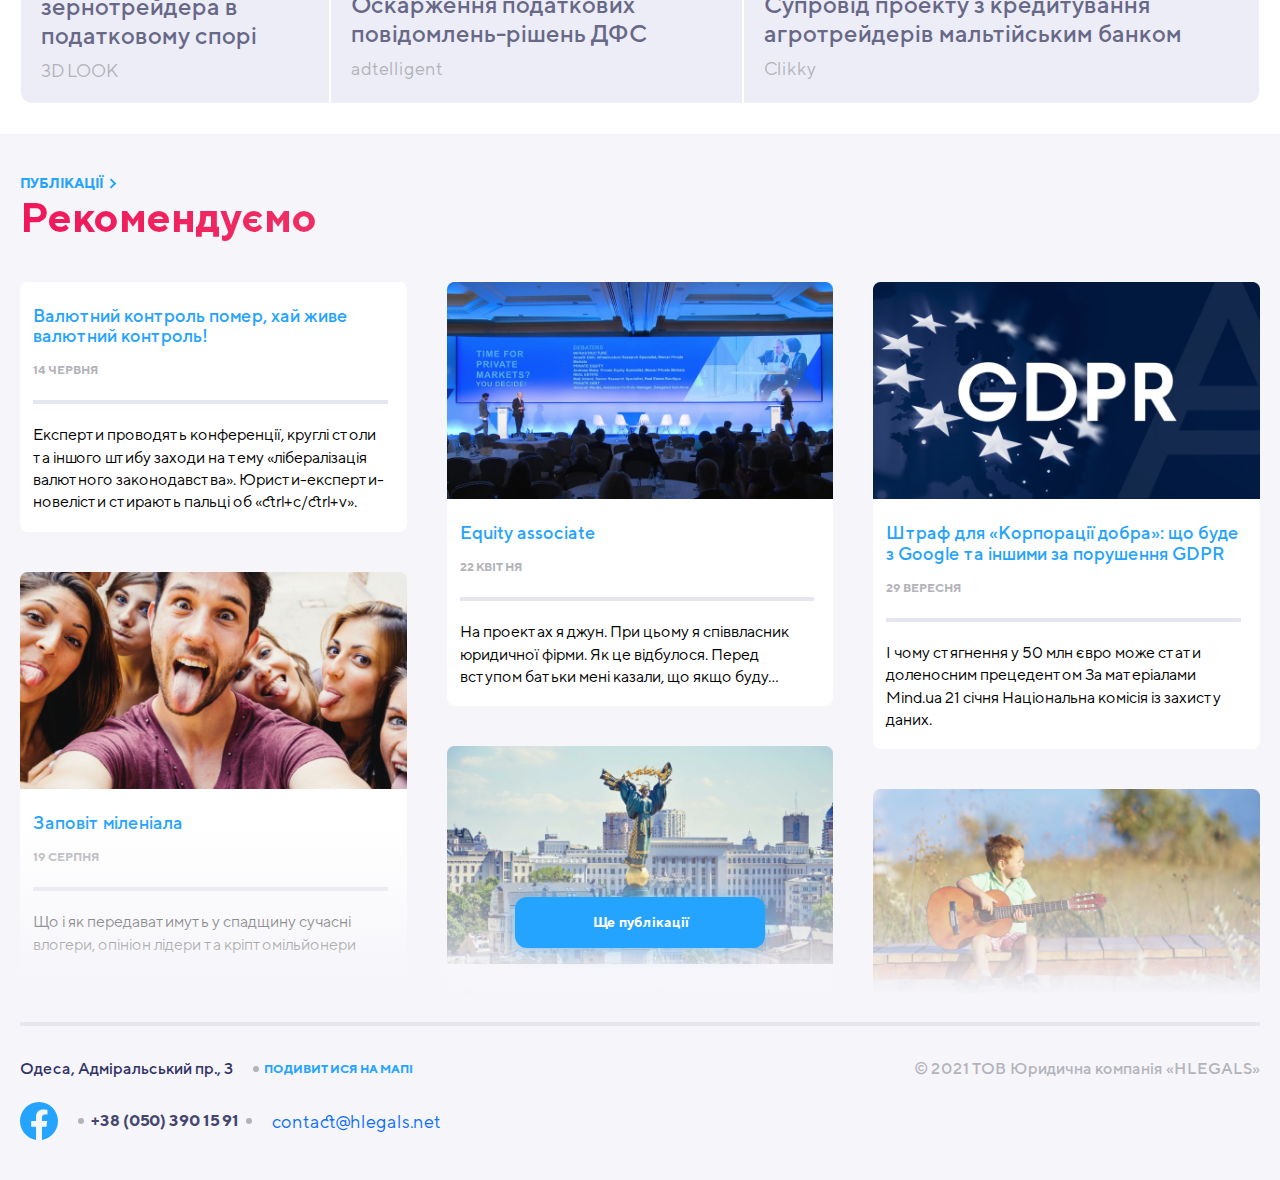
<file: pages/service.html>
<!DOCTYPE html>
<html lang="en">
  <head>
    <meta charset="UTF-8" />
    <meta http-equiv="X-UA-Compatible" content="IE=edge" />
    <meta name="viewport" content="width=device-width, initial-scale=1.0" />
    <link
      rel="shortcut icon"
      href="../img/favicon/favicon.ico"
      type="image/x-icon"
    />
    <link rel="stylesheet" href="../css/style.min.css" />
    <title>Service Page</title>
  </head>
  <body class="service_page">
    <header class="header">
      <div class="container">
        <div class="header_wrapper">
          <div class="header_left">
            <a href="../index.html" class="logo"
              ><img src="../icons/logo_white.svg" alt="logo"
            /></a>
            <ul class="breadcrumbs">
              <li><a href="">послуги</a></li>
            </ul>
          </div>
          <div class="header_info">
            <div class="header_contacts">
              <div class="header_lang">
                <a class="active" href="">УК</a>
                <a href="">РУ</a>
                <a href="">EN</a>
              </div>
              <address class="header_address">
                Одеса, Адміральський пр., 3
              </address>
              <a href="tel:+380503901591" class="header_tel"
                >+38 (050) 390 15 91</a
              >
              <a href="" class="header_social"
                ><img src="../icons/header/facebook_grey.svg" alt=""
              /></a>
            </div>
            <nav class="menu">
              <ul class="menu_list">
                <li class="menu_item">
                  <a href="about.html" class="menu_link">о нас</a>
                </li>
                <li class="menu_item">
                  <a href="services.html" class="menu_link active">послуги</a>
                </li>
                <li class="menu_item">
                  <a href="team.html" class="menu_link">команда</a>
                </li>
                <li class="menu_item">
                  <a href="publications.html" class="menu_link">публікації</a>
                </li>
                <li class="menu_item">
                  <a href="contacts.html" class="menu_link">контакти</a>
                </li>
              </ul>
            </nav>
          </div>
        </div>
        <div class="header_wrapper_mobile">
          <div class="header_contacts">
            <div class="header_lang">
              <a class="active" href="">УК</a>
              <a href="">РУ</a>
              <a href="">EN</a>
            </div>
            <div class="header_contacts_wrapper">
              <address class="header_address">
                Одеса, Адміральський пр., 3
              </address>
              <a href="tel:+380503901591" class="header_tel"
                >+38 (050) 390 15 91</a
              >
              <a href="" class="header_social"
                ><img src="../icons/header/facebook_grey.svg" alt=""
              /></a>
            </div>
          </div>
          <div class="header_bottom_mobile">
            <div class="header_left">
              <a href="../index.html" class="logo"
                ><img src="../icons/logo_white.svg" alt="logo"
              /></a>
              <ul class="breadcrumbs">
                <li><a href="">послуги</a></li>
              </ul>
            </div>
            <button
              class="navbar-toggler burger"
              type="button"
              data-bs-toggle="offcanvas"
              data-bs-target="#offcanvasNavbar"
              aria-controls="offcanvasNavbar"
            >
              <div></div>
              <div></div>
              <div></div>
            </button>
            <div
              class="offcanvas offcanvas-end"
              tabindex="-1"
              id="offcanvasNavbar"
              aria-labelledby="offcanvasNavbarLabel"
            >
              <div class="offcanvas-header burger_menu_header">
                <button
                  type="button"
                  class="btn-close text-reset"
                  data-bs-dismiss="offcanvas"
                  aria-label="Close"
                ></button>
              </div>
              <div class="offcanvas-body">
                <ul class="navbar-nav justify-content-end flex-grow-1 pe-3">
                  <li class="nav-item">
                    <a class="nav-link buger_menu_link" href="about.html"
                      >о нас</a
                    >
                  </li>
                  <li class="nav-item">
                    <a class="nav-link" href="services.html">послуги</a>
                  </li>
                  <li class="nav-item">
                    <a class="nav-link" href="team.html">команда</a>
                  </li>
                  <li class="nav-item">
                    <a class="nav-link" href="publications.html">публікації</a>
                  </li>
                  <li class="nav-item">
                    <a class="nav-link" href="contacts.html">контакти</a>
                  </li>
                </ul>
              </div>
            </div>
            <nav class="menu">
              <ul class="menu_list">
                <li class="menu_item">
                  <a href="about.html" class="menu_link">о нас</a>
                </li>
                <li class="menu_item">
                  <a href="services.html" class="menu_link active">послуги</a>
                </li>
                <li class="menu_item">
                  <a href="team.html" class="menu_link">команда</a>
                </li>
                <li class="menu_item">
                  <a href="publications.html" class="menu_link">публікації</a>
                </li>
                <li class="menu_item">
                  <a href="contacts.html" class="menu_link">контакти</a>
                </li>
              </ul>
            </nav>
          </div>
        </div>
      </div>
    </header>
    <main class="main">
      <section class="commerce">
        <div class="container">
          <div class="commerce_wrapper">
            <div class="services_img_box">
              <img src="../icons/services/icon_1.svg" alt="" />
            </div>
            <h2 class="title">IT та електронна комерція</h2>
            <p class="commerce_text">
              Нескінчений потік договорів, податкові питання, трудові відносини,
              корпоративні папери — юридична робота відволікає вас від ведення
              бізнесу. Але роботи не так вже й багато, щоб наймати
              інхауз-юриста.
            </p>
            <p class="commerce_text">
              До того ж, з часом робота стане однотипною і нецікавою для
              штатного юриста. А ще ми добре знаємо, як важко в Україні знайти
              хорошого кандидата з досвідом у сфері інформаційних технологій.
            </p>
            <button
              type="button"
              class="btn btn-primary"
              data-bs-toggle="modal"
              data-bs-target="#modal-consultation"
            >
              Безкоштовна консультація
            </button>
          </div>
          <div class="service_discription">
            <h3 class="service_discription_title">Послуги цього напрямку:</h3>
            <ul class="service_discription_list">
              <p class="service_disrcription_text">
                супровід інвестиційних проектів з розвитку портової
                інфраструктури;
              </p>
              <p class="service_disrcription_text">
                паспортизація ГТС, внесення інформації про них в обов'язкові
                бази даних і реєстри;
              </p>
              <p class="service_disrcription_text">
                оформлення дозвільної документації для будівництва портових
                терміналів;
              </p>
              <p class="service_disrcription_text">
                оформлення дозвільної та іншої обов'язкової документації,
                необхідної для здійснення діяльності в порту (дозвіл на викиди,
                висновок по ОВНС, РТК і ін.);
              </p>
              <p class="service_disrcription_text">
                супровід процедур, пов'язаних з орендою державного майна в
                порту;
              </p>
              <p class="service_disrcription_text">
                супровід процедур, пов'язаних з підтвердженням статусу портового
                оператора, морського агента, лінії закордонного плавання;
              </p>
              <p class="service_disrcription_text">
                супровід процедур, пов'язаних з включенням компанії в межі
                порту;
              </p>
              <p class="service_disrcription_text">
                оскарження дій, пов'язаних з незаконним нав'язуванням послуг в
                порту компаніями-монополістами.
              </p>
            </ul>
          </div>
        </div>
      </section>
      <section class="case">
        <div class="container">
          <div class="case_items">
            <div class="case_items_top">
              <div>
                <div class="case_item case_title">Успішні кейси</div>
                <a href="" class="case_item item_hillel">
                  <h4 class="case_item_title">
                    Супровід проекту з купівлі-продажу сільськогосподарської
                    продукції
                  </h4>
                  <span class="case_item_text">Hillel IT School</span>
                </a>
              </div>
              <a href="" class="case_item item_wanna">
                <h4 class="case_item_title">
                  Підготовка комплексного юридичного висновку для європейського
                  банку
                </h4>
                <span class="case_item_text">WannaBiz</span>
              </a>
              <a href="" class="case_item item_tapgerine">
                <h4 class="case_item_title">
                  Супровід проекту з купівлі-продажу сільськогосподарської
                  продукції
                </h4>
                <span class="case_item_text">tapgerine</span>
              </a>
            </div>
            <div class="case_items_bottom">
              <a href="" class="case_item item_look">
                <h4 class="case_item_title">
                  Представництво інтересів великого зернотрейдера в податковому
                  спорі
                </h4>
                <span class="case_item_text">3D LOOK</span>
              </a>
              <a href="" class="case_item item_adteligent">
                <h4 class="case_item_title">
                  Оскарження податкових повідомлень-рішень ДФС
                </h4>
                <span class="case_item_text">adtelligent</span>
              </a>
              <a href="" class="case_item item_clikky">
                <h4 class="case_item_title">
                  Супровід проекту з кредитування агротрейдерів мальтійським
                  банком
                </h4>
                <span class="case_item_text">Clikky</span>
              </a>
            </div>
          </div>
        </div>
      </section>
      <section class="publications">
        <div class="container">
          <a href="publications.html" class="caption"
            >публікації<img src="../icons/team/arrow_right_blue.svg" alt=""
          /></a>
          <h3 class="title">Рекомендуємо</h3>
          <div class="publications_items">
            <div>
              <a href="publication_gdpr.html" class="publication_item">
                <div class="publication_item_content">
                  <h2 class="publication_item_title">
                    Валютний контроль помер, хай живе валютний контроль!
                  </h2>
                  <span class="publication_item_date">14 червня</span>
                  <p class="publication_item_text">
                    Експерти проводять конференції, круглі столи та іншого штибу
                    заходи на тему «лібералізація валютного законодавства».
                    Юристи-експерти-новелісти стирають пальці об
                    «ctrl+c/ctrl+v».
                  </p>
                </div>
              </a>
              <a href="publication_gdpr.html" class="publication_item">
                <img
                  src="../img/publications/img_4.png"
                  alt=""
                  class="publication_item_img"
                />
                <div class="publication_item_content">
                  <h2 class="publication_item_title">Заповіт міленіала</h2>
                  <span class="publication_item_date">19 серпня</span>
                  <p class="publication_item_text">
                    Що і як передаватимуть у спадщину сучасні влогери, опініон
                    лідери та кріптомільйонери
                  </p>
                </div>
              </a>
            </div>
            <div>
              <a href="publication_gdpr.html" class="publication_item">
                <img
                  src="../img/publications/img_2.png"
                  alt=""
                  class="publication_item_img"
                />
                <div class="publication_item_content">
                  <h2 class="publication_item_title">Equity associate</h2>
                  <span class="publication_item_date">22 квітня</span>
                  <p class="publication_item_text">
                    На проектах я джун. При цьому я співвласник юридичної фірми.
                    Як це відбулося. Перед вступом батьки мені казали, що якщо
                    буду…
                  </p>
                </div>
              </a>
              <a href="publication_gdpr.html" class="publication_item">
                <img
                  src="../img/publications/img_5.png"
                  alt=""
                  class="publication_item_img"
                />
                <div class="publication_item_content">
                  <h2 class="publication_item_title">
                    Закон про мови: як зробити свій сайт відповідним
                  </h2>
                  <span class="publication_item_date">19 серпня</span>
                  <p class="publication_item_text">
                    Наталія Кирик, керівник контент студії Wordfactory.ua
                    По-перше, це красиво! Це аргумент номер один на користь
                    україномовного сайту. По-друге, це ефективно. У…
                  </p>
                </div>
              </a>
            </div>
            <div>
              <a href="publication_gdpr.html" class="publication_item">
                <img
                  src="../img/publications/img_3.png"
                  alt=""
                  class="publication_item_img"
                />
                <div class="publication_item_content">
                  <h2 class="publication_item_title">
                    Штраф для «Корпорації добра»: що буде з Google та іншими за
                    порушення GDPR
                  </h2>
                  <span class="publication_item_date">29 вересня</span>
                  <p class="publication_item_text">
                    І чому стягнення у 50 млн євро може стати доленосним
                    прецедентом За матеріалами Mind.ua 21 січня Національна
                    комісія із захисту даних.
                  </p>
                </div>
              </a>
              <a href="publication_gdpr.html" class="publication_item">
                <img
                  src="../img/publications/img_6.png"
                  alt=""
                  class="publication_item_img"
                />
                <div class="publication_item_content">
                  <h2 class="publication_item_title">
                    Компенсація витрат на навчання дитини в дитячому садку та
                    школі
                  </h2>
                  <span class="publication_item_date">5 Лютого 2018</span>
                  <p class="publication_item_text">
                    Про що йде мова В червні цього року Верховна Рада внесла
                    зміни до Податкового кодексу України. Відтепер батьки, які
                    отримують офіційну…
                  </p>
                </div>
              </a>
            </div>
            <div class="publications_items_shadow">
              <a href="publications.html" class="btn">Ще публікації</a>
            </div>
          </div>
        </div>
      </section>
    </main>
    <footer class="footer">
      <div class="container">
        <div class="footer_line"></div>
        <div class="footer_wrapper">
          <div class="footer_info">
            <div class="footer_location">
              <address class="footer_address">
                Одеса, Адміральський пр., 3
              </address>
              <a href="https://goo.gl/maps/eEBHD7aAAqcPUggZ8" class="footer_map"
                >Подивитися на мапі</a
              >
            </div>
            <div class="footer_contacts">
              <a href="" class="footer_social"
                ><img src="../icons/footer/Facebook.svg" alt=""
              /></a>
              <a href="tel:+380503901591" class="footer_tel"
                >+38 (050) 390 15 91</a
              >
              <a href="mailto:contact@hlegals.net" class="footer_mail"
                >contact@hlegals.net</a
              >
            </div>
          </div>
          <p class="footer_copy">© 2021 ТОВ Юридична компанія «HLEGALS»</p>
        </div>
      </div>
    </footer>
    <div
      class="modal fade"
      id="modal-consultation"
      tabindex="-1"
      aria-labelledby="staticBackdropLabel"
      aria-hidden="true"
      data-bs-backdrop="static"
      data-bs-keyboard="false"
    >
      <div class="modal-dialog">
        <div class="modal-content">
          <form class="contacts_form">
            <button
              type="button"
              class="btn-close modal_close"
              data-bs-dismiss="modal"
              aria-label="Close"
            ></button>
            <h3 class="title">Ми хотіли б Вам допомогти</h3>
            <input type="text" name="name" placeholder="Iм’я" />
            <textarea name="message" placeholder="Повідомлення"></textarea>
            <span>Як вам відповісти?</span>
            <input type="tel" name="tel" placeholder="Номер телефона" />
            <input type="email" name="email" placeholder="Чи email" />
            <button class="btn">Надіслати запит</button>
          </form>
        </div>
      </div>
    </div>
    <script src="../js/bootstrap.bundle.min.js"></script>
  </body>
</html>
</file>
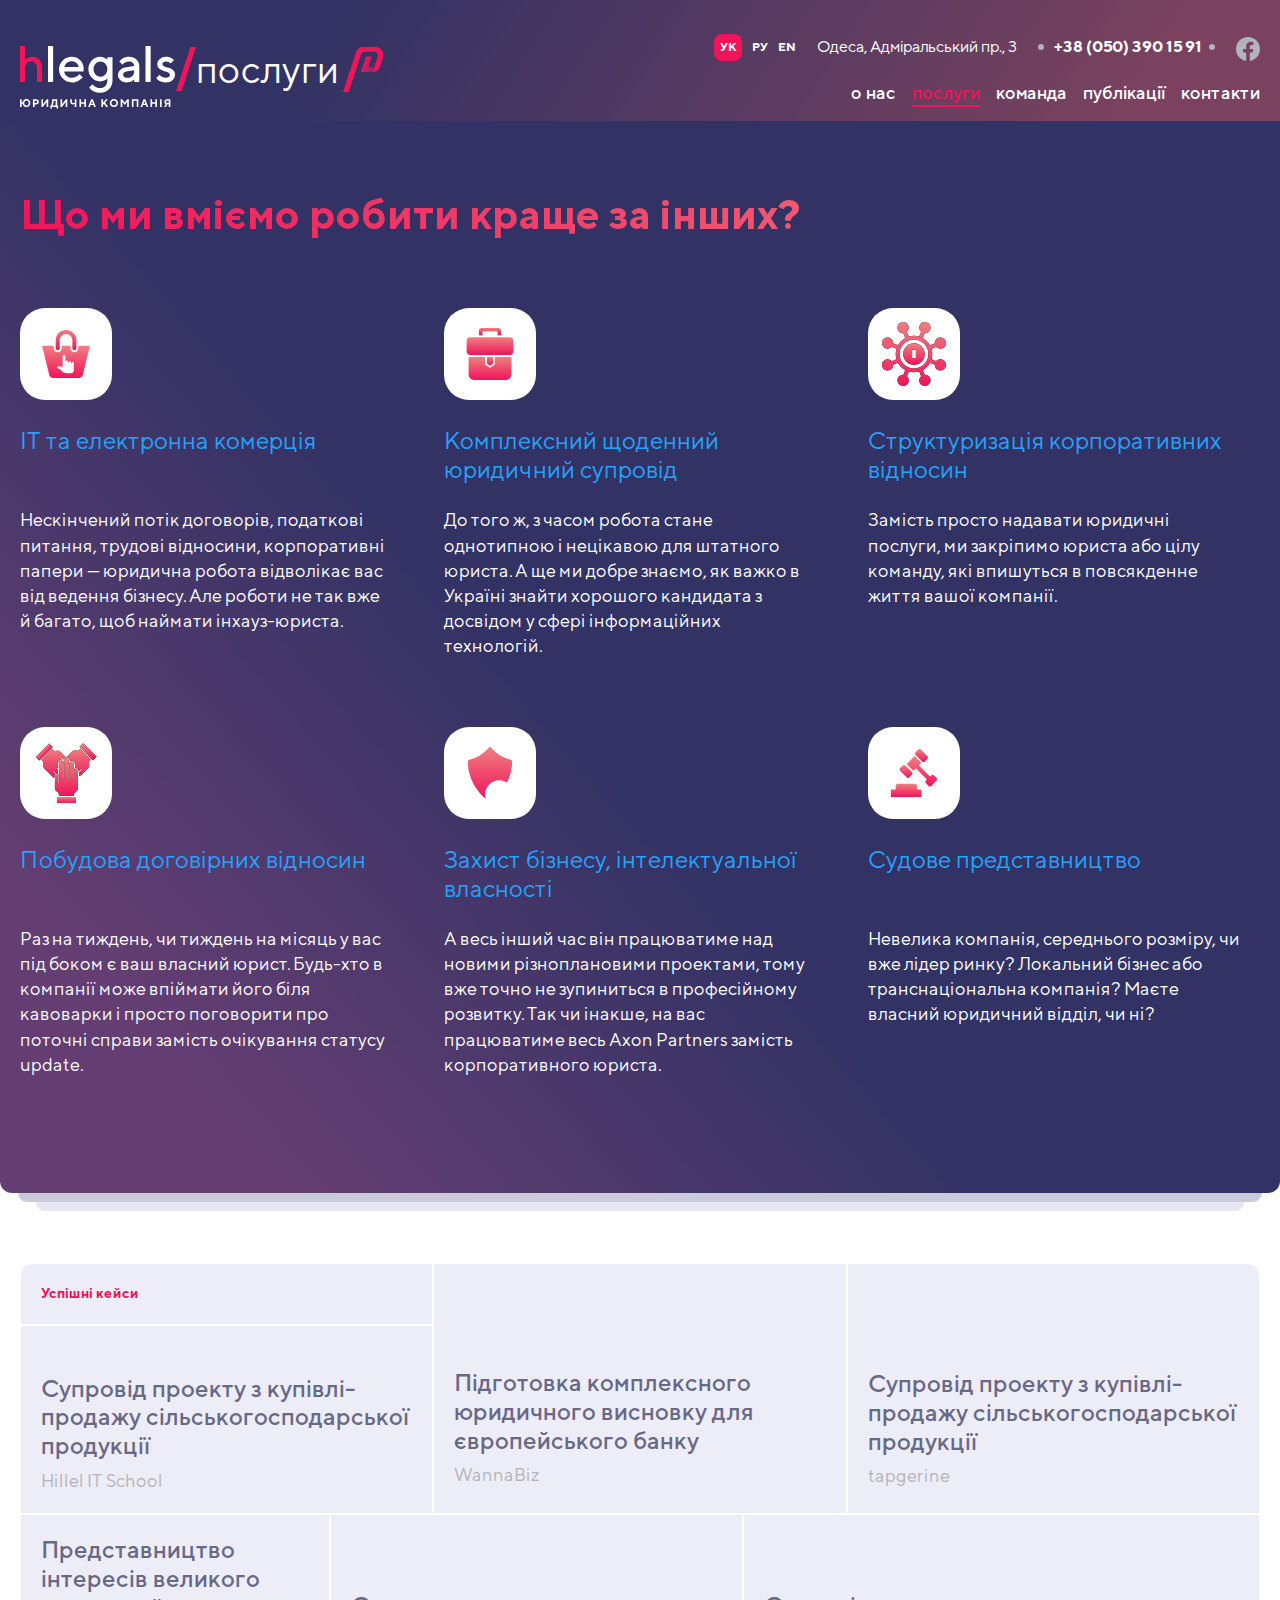
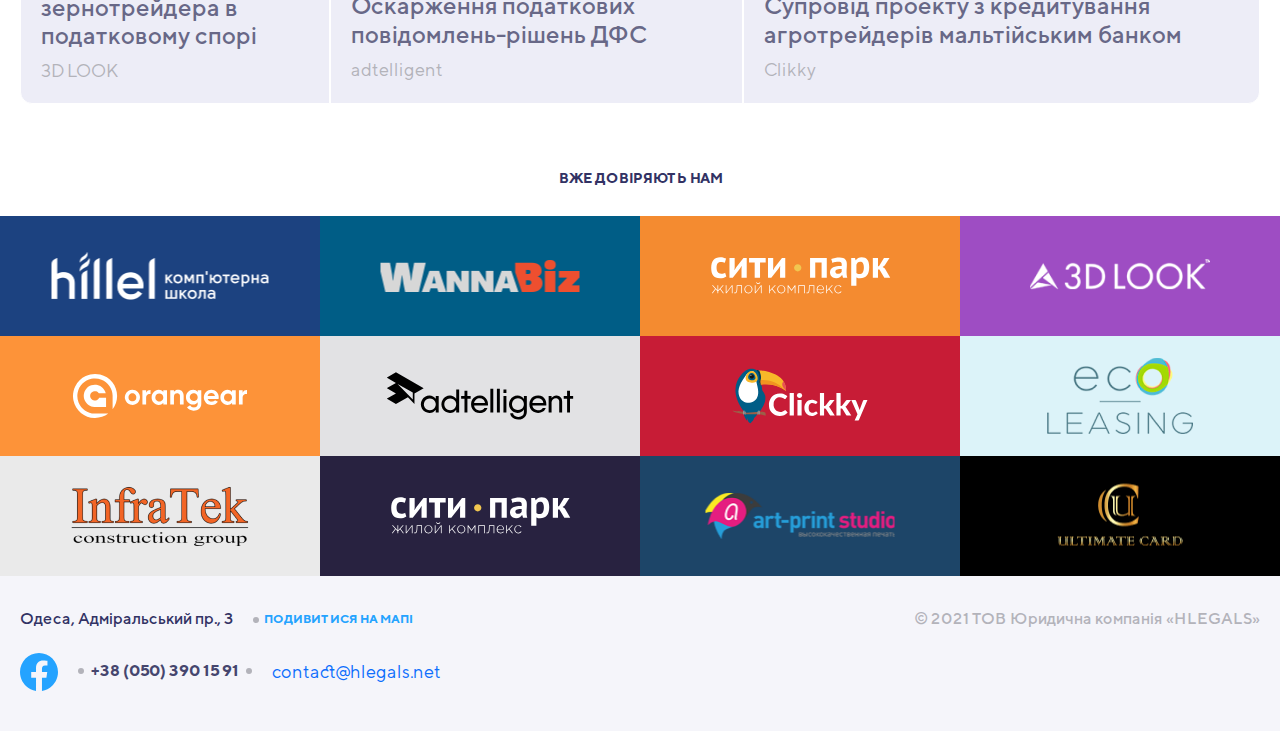
<file: pages/services.html>
<!DOCTYPE html>
<html lang="en">
  <head>
    <meta charset="UTF-8" />
    <meta http-equiv="X-UA-Compatible" content="IE=edge" />
    <meta name="viewport" content="width=device-width, initial-scale=1.0" />
    <link
      rel="shortcut icon"
      href="../img/favicon/favicon.ico"
      type="image/x-icon"
    />
    <link rel="stylesheet" href="../css/style.min.css" />
    <title>Services</title>
  </head>
  <body class="services-page">
    <header class="header">
      <div class="container">
        <div class="header_wrapper">
          <div class="header_left">
            <a href="../index.html" class="logo"
              ><img src="../icons/logo_white.svg" alt="logo"
            /></a>
            <ul class="breadcrumbs">
              <li><a href="">послуги</a></li>
            </ul>
          </div>
          <div class="header_info">
            <div class="header_contacts">
              <div class="header_lang">
                <a class="active" href="">УК</a>
                <a href="">РУ</a>
                <a href="">EN</a>
              </div>
              <address class="header_address">
                Одеса, Адміральський пр., 3
              </address>
              <a href="tel:+380503901591" class="header_tel"
                >+38 (050) 390 15 91</a
              >
              <a href="" class="header_social"
                ><img src="../icons/header/facebook_grey.svg" alt=""
              /></a>
            </div>
            <nav class="menu">
              <ul class="menu_list">
                <li class="menu_item">
                  <a href="about.html" class="menu_link">о нас</a>
                </li>
                <li class="menu_item">
                  <a href="services.html" class="menu_link active">послуги</a>
                </li>
                <li class="menu_item">
                  <a href="team.html" class="menu_link">команда</a>
                </li>
                <li class="menu_item">
                  <a href="publications.html" class="menu_link">публікації</a>
                </li>
                <li class="menu_item">
                  <a href="contacts.html" class="menu_link">контакти</a>
                </li>
              </ul>
            </nav>
          </div>
        </div>
        <div class="header_wrapper_mobile">
          <div class="header_contacts">
            <div class="header_lang">
              <a class="active" href="">УК</a>
              <a href="">РУ</a>
              <a href="">EN</a>
            </div>
            <div class="header_contacts_wrapper">
              <address class="header_address">
                Одеса, Адміральський пр., 3
              </address>
              <a href="tel:+380503901591" class="header_tel"
                >+38 (050) 390 15 91</a
              >
              <a href="" class="header_social"
                ><img src="../icons/header/facebook_grey.svg" alt=""
              /></a>
            </div>
          </div>
          <div class="header_bottom_mobile">
            <div class="header_left">
              <a href="../index.html" class="logo"
                ><img src="../icons/logo_white.svg" alt="logo"
              /></a>
              <ul class="breadcrumbs">
                <li><a href="">послуги</a></li>
              </ul>
            </div>
            <button
              class="navbar-toggler burger"
              type="button"
              data-bs-toggle="offcanvas"
              data-bs-target="#offcanvasNavbar"
              aria-controls="offcanvasNavbar"
            >
              <div></div>
              <div></div>
              <div></div>
            </button>
            <div
              class="offcanvas offcanvas-end"
              tabindex="-1"
              id="offcanvasNavbar"
              aria-labelledby="offcanvasNavbarLabel"
            >
              <div class="offcanvas-header burger_menu_header">
                <button
                  type="button"
                  class="btn-close text-reset"
                  data-bs-dismiss="offcanvas"
                  aria-label="Close"
                ></button>
              </div>
              <div class="offcanvas-body">
                <ul class="navbar-nav justify-content-end flex-grow-1 pe-3">
                  <li class="nav-item">
                    <a class="nav-link buger_menu_link" href="about.html"
                      >о нас</a
                    >
                  </li>
                  <li class="nav-item">
                    <a class="nav-link" href="services.html">послуги</a>
                  </li>
                  <li class="nav-item">
                    <a class="nav-link" href="team.html">команда</a>
                  </li>
                  <li class="nav-item">
                    <a class="nav-link" href="publications.html">публікації</a>
                  </li>
                  <li class="nav-item">
                    <a class="nav-link" href="contacts.html">контакти</a>
                  </li>
                </ul>
              </div>
            </div>
            <nav class="menu">
              <ul class="menu_list">
                <li class="menu_item">
                  <a href="about.html" class="menu_link">о нас</a>
                </li>
                <li class="menu_item">
                  <a href="services.html" class="menu_link active">послуги</a>
                </li>
                <li class="menu_item">
                  <a href="team.html" class="menu_link">команда</a>
                </li>
                <li class="menu_item">
                  <a href="publications.html" class="menu_link">публікації</a>
                </li>
                <li class="menu_item">
                  <a href="contacts.html" class="menu_link">контакти</a>
                </li>
              </ul>
            </nav>
          </div>
        </div>
      </div>
    </header>
    <main class="main">
      <section class="services">
        <div class="container">
          <h2 class="title">Що ми вміємо робити краще за інших?</h2>
          <div class="services_items">
            <a href="service.html" class="services_item">
              <div class="services_img_box">
                <img src="../icons/services/icon_1.svg" alt="" />
              </div>
              <h3 class="services_item_title">IT та електронна комерція</h3>
              <p class="services_item_text">
                Нескінчений потік договорів, податкові питання, трудові
                відносини, корпоративні папери — юридична робота відволікає вас
                від ведення бізнесу. Але роботи не так вже й багато, щоб наймати
                інхауз-юриста.
              </p>
            </a>
            <a href="service.html" class="services_item">
              <div class="services_img_box">
                <img src="../icons/services/icon_2.svg" alt="" />
              </div>
              <h3 class="services_item_title">
                Комплексний щоденний юридичний супровід
              </h3>
              <p class="services_item_text">
                До того ж, з часом робота стане однотипною і нецікавою для
                штатного юриста. А ще ми добре знаємо, як важко в Україні знайти
                хорошого кандидата з досвідом у сфері інформаційних технологій.
              </p>
            </a>
            <a href="service.html" class="services_item">
              <div class="services_img_box">
                <img src="../icons/services/icon_3.svg" alt="" />
              </div>
              <h3 class="services_item_title">
                Структуризація корпоративних відносин
              </h3>
              <p class="services_item_text">
                Замість просто надавати юридичні послуги, ми закріпимо юриста
                або цілу команду, які впишуться в повсякденне життя вашої
                компанії.
              </p>
            </a>
            <a href="service.html" class="services_item">
              <div class="services_img_box">
                <img src="../icons/services/icon_4.svg" alt="" />
              </div>
              <h3 class="services_item_title">Побудовa договірних відносин</h3>
              <p class="services_item_text">
                Раз на тиждень, чи тиждень на місяць у вас під боком є ваш
                власний юрист. Будь-хто в компанії може впіймати його біля
                кавоварки і просто поговорити про поточні справи замість
                очікування статусу update.
              </p>
            </a>
            <a href="service.html" class="services_item">
              <div class="services_img_box">
                <img src="../icons/services/icon_5.svg" alt="" />
              </div>
              <h3 class="services_item_title">
                Захист бізнесу, інтелектуальної власності
              </h3>
              <p class="services_item_text">
                А весь інший час він працюватиме над новими різноплановими
                проектами, тому вже точно не зупиниться в професійному розвитку.
                Так чи інакше, на вас працюватиме весь Axon Partners замість
                корпоративного юриста.
              </p>
            </a>
            <a href="service.html" class="services_item">
              <div class="services_img_box">
                <img src="../icons/services/icon_6.svg" alt="" />
              </div>
              <h3 class="services_item_title">Судове представництво</h3>
              <p class="services_item_text">
                Невелика компанія, середнього розміру, чи вже лідер ринку?
                Локальний бізнес або транснаціональна компанія? Маєте власний
                юридичний відділ, чи ні?
              </p>
            </a>
          </div>
        </div>
      </section>
      <section class="case">
        <div class="container">
          <div class="case_items">
            <div class="case_items_top">
              <div>
                <div class="case_item case_title">Успішні кейси</div>
                <a href="" class="case_item item_hillel">
                  <h4 class="case_item_title">
                    Супровід проекту з купівлі-продажу сільськогосподарської
                    продукції
                  </h4>
                  <span class="case_item_text">Hillel IT School</span>
                </a>
              </div>
              <a href="" class="case_item item_wanna">
                <h4 class="case_item_title">
                  Підготовка комплексного юридичного висновку для європейського
                  банку
                </h4>
                <span class="case_item_text">WannaBiz</span>
              </a>
              <a href="" class="case_item item_tapgerine">
                <h4 class="case_item_title">
                  Супровід проекту з купівлі-продажу сільськогосподарської
                  продукції
                </h4>
                <span class="case_item_text">tapgerine</span>
              </a>
            </div>
            <div class="case_items_bottom">
              <a href="" class="case_item item_look">
                <h4 class="case_item_title">
                  Представництво інтересів великого зернотрейдера в податковому
                  спорі
                </h4>
                <span class="case_item_text">3D LOOK</span>
              </a>
              <a href="" class="case_item item_adteligent">
                <h4 class="case_item_title">
                  Оскарження податкових повідомлень-рішень ДФС
                </h4>
                <span class="case_item_text">adtelligent</span>
              </a>
              <a href="" class="case_item item_clikky">
                <h4 class="case_item_title">
                  Супровід проекту з кредитування агротрейдерів мальтійським
                  банком
                </h4>
                <span class="case_item_text">Clikky</span>
              </a>
            </div>
          </div>
        </div>
      </section>
      <div class="clients">
        <h3 class="clients_title">Вже довіряють нам</h3>
        <div class="clients_items">
          <div class="client_item hillel">
            <a href="" class="client_item_logo"
              ><img src="../img/clients/logo_1.png" alt=""
            /></a>
          </div>
          <div class="client_item wanna">
            <a href="" class="client_item_logo"
              ><img src="../img/clients/logo_2.png" alt=""
            /></a>
          </div>
          <div class="client_item tapgerine">
            <a href="" class="client_item_logo"
              ><img src="../img/clients/logo_3.svg" alt=""
            /></a>
          </div>
          <div class="client_item look">
            <a href="" class="client_item_logo"
              ><img src="../img/clients/logo_4.png" alt=""
            /></a>
          </div>
          <div class="client_item orangear">
            <a href="" class="client_item_logo"
              ><img src="../img/clients/logo_5.svg" alt=""
            /></a>
          </div>
          <div class="client_item addteligent">
            <a href="" class="client_item_logo"
              ><img src="../img/clients/logo_6.svg" alt=""
            /></a>
          </div>
          <div class="client_item clickky">
            <a href="" class="client_item_logo"
              ><img src="../img/clients/logo_7.svg" alt=""
            /></a>
          </div>
          <div class="client_item eco">
            <a href="" class="client_item_logo"
              ><img src="../img/clients/logo_8.png" alt=""
            /></a>
          </div>
          <div class="client_item infra">
            <a href="" class="client_item_logo"
              ><img src="../img/clients/logo_9.png" alt=""
            /></a>
          </div>
          <div class="client_item citypark">
            <a href="" class="client_item_logo"
              ><img src="../img/clients/logo_10.svg" alt=""
            /></a>
          </div>
          <div class="client_item artprint">
            <a href="" class="client_item_logo"
              ><img src="../img/clients/logo_11.png" alt=""
            /></a>
          </div>
          <div class="client_item ultimate">
            <a href="" class="client_item_logo"
              ><img src="../img/clients/logo_12.png" alt=""
            /></a>
          </div>
        </div>
      </div>
    </main>
    <footer class="footer">
      <div class="container">
        <div class="footer_wrapper">
          <div class="footer_info">
            <div class="footer_location">
              <address class="footer_address">
                Одеса, Адміральський пр., 3
              </address>
              <a href="https://goo.gl/maps/eEBHD7aAAqcPUggZ8" class="footer_map"
                >Подивитися на мапі</a
              >
            </div>
            <div class="footer_contacts">
              <a href="" class="footer_social"
                ><img src="../icons/footer/Facebook.svg" alt=""
              /></a>
              <a href="tel:+380503901591" class="footer_tel"
                >+38 (050) 390 15 91</a
              >
              <a href="mailto:contact@hlegals.net" class="footer_mail"
                >contact@hlegals.net</a
              >
            </div>
          </div>
          <p class="footer_copy">© 2021 ТОВ Юридична компанія «HLEGALS»</p>
        </div>
      </div>
    </footer>
    <script src="../js/bootstrap.bundle.min.js"></script>
  </body>
</html>
</file>
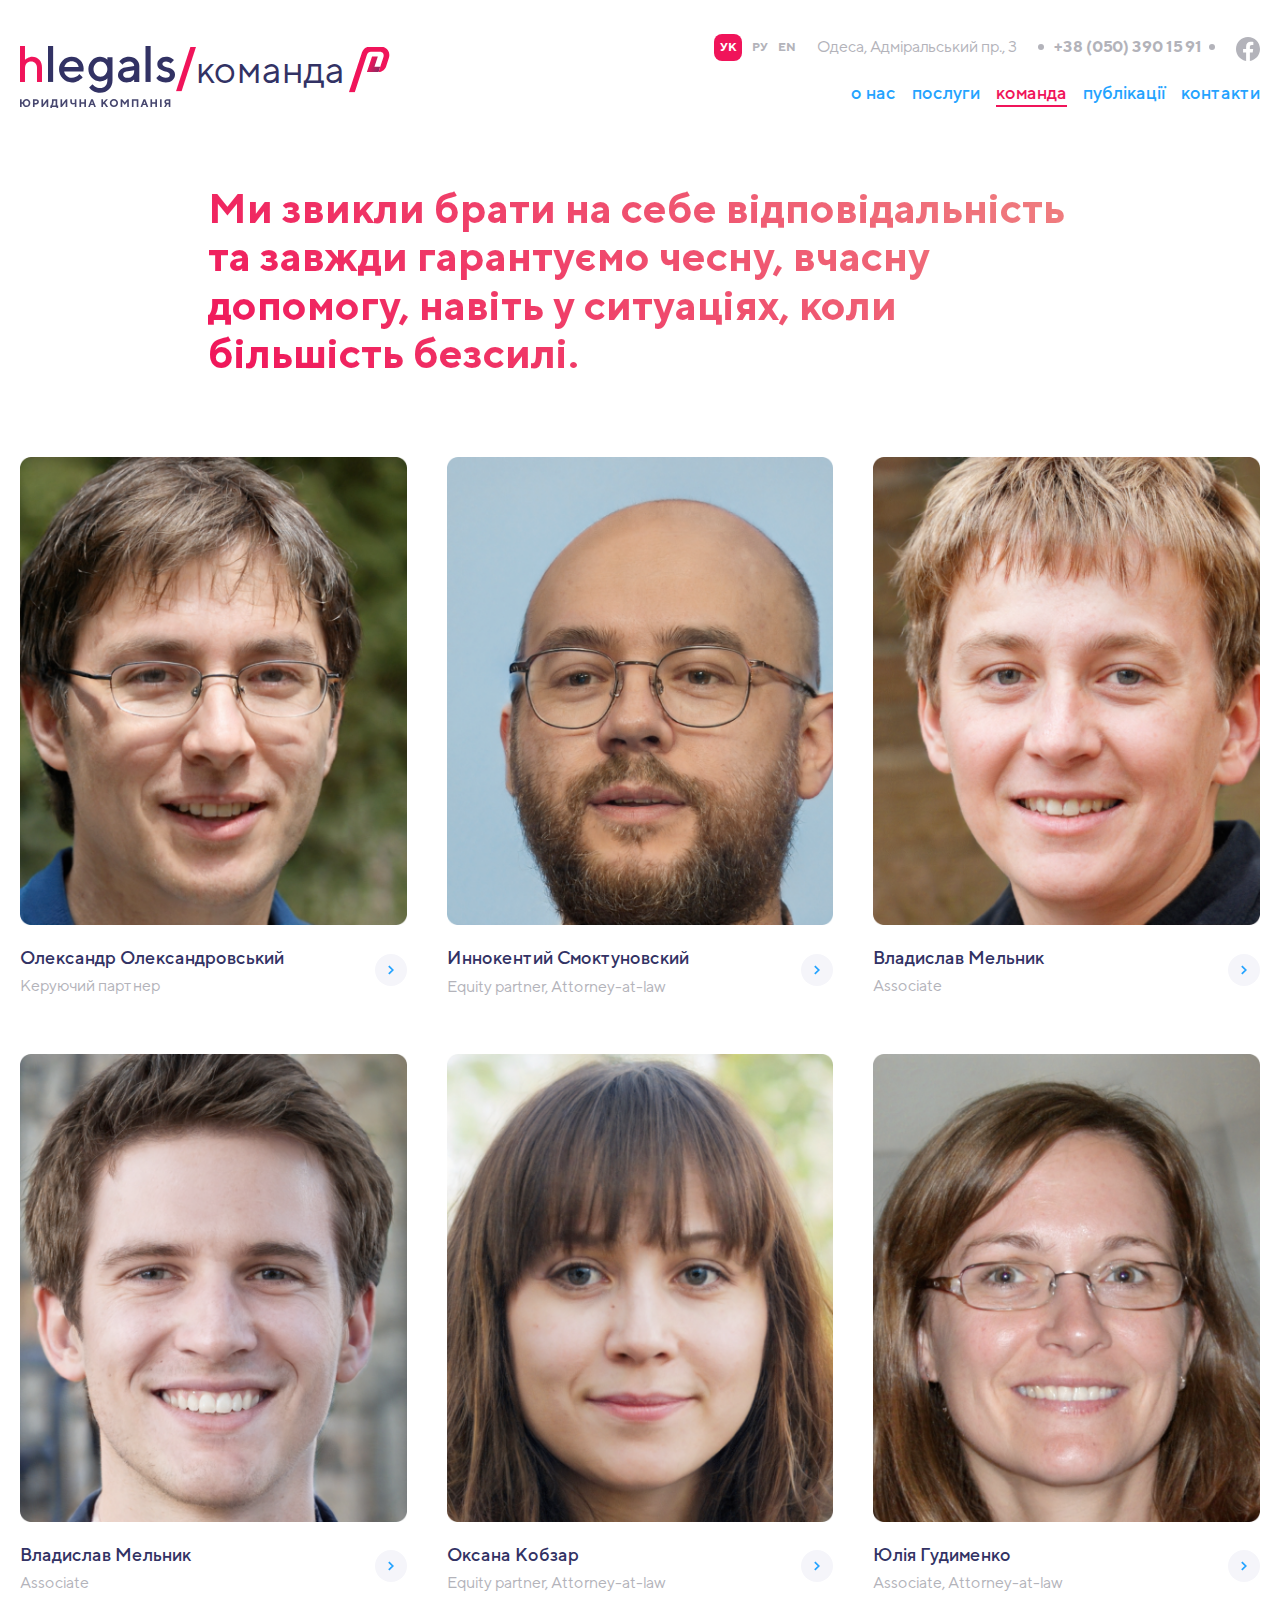
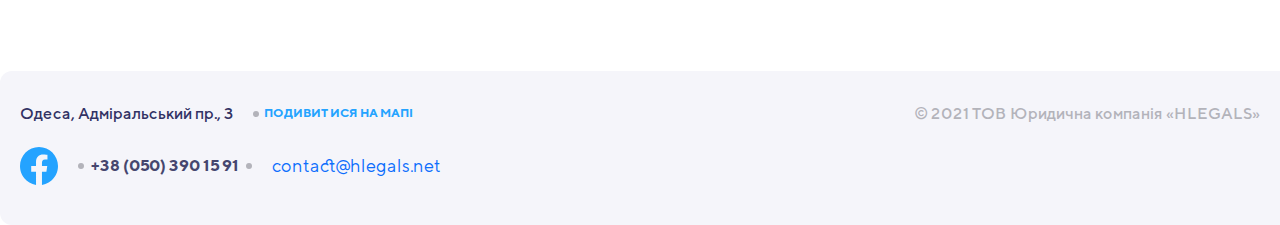
<file: pages/team.html>
<!DOCTYPE html>
<html lang="en">
  <head>
    <meta charset="UTF-8" />
    <meta http-equiv="X-UA-Compatible" content="IE=edge" />
    <meta name="viewport" content="width=device-width, initial-scale=1.0" />
    <link
      rel="shortcut icon"
      href="../img/favicon/favicon.ico"
      type="image/x-icon"
    />
    <link rel="stylesheet" href="../css/style.min.css" />
    <title>Team</title>
  </head>
  <body class="team-page">
    <header class="header header_white">
      <div class="container">
        <div class="header_wrapper">
          <div class="header_left">
            <a href="../index.html" class="logo"
              ><img src="../icons/logo_black.svg" alt="logo"
            /></a>
            <ul class="breadcrumbs">
              <li><a href="">команда</a></li>
            </ul>
          </div>
          <div class="header_info">
            <div class="header_contacts">
              <div class="header_lang">
                <a class="active" href="">УК</a>
                <a href="">РУ</a>
                <a href="">EN</a>
              </div>
              <address class="header_address">
                Одеса, Адміральський пр., 3
              </address>
              <a href="tel:+380503901591" class="header_tel"
                >+38 (050) 390 15 91</a
              >
              <a href="" class="header_social"
                ><img src="../icons/header/facebook_grey.svg" alt=""
              /></a>
            </div>
            <nav class="menu">
              <ul class="menu_list">
                <li class="menu_item">
                  <a href="about.html" class="menu_link">о нас</a>
                </li>
                <li class="menu_item">
                  <a href="services.html" class="menu_link">послуги</a>
                </li>
                <li class="menu_item">
                  <a href="team.html" class="menu_link active">команда</a>
                </li>
                <li class="menu_item">
                  <a href="publications.html" class="menu_link">публікації</a>
                </li>
                <li class="menu_item">
                  <a href="contacts.html" class="menu_link">контакти</a>
                </li>
              </ul>
            </nav>
          </div>
        </div>
        <div class="header_wrapper_mobile">
          <div class="header_contacts">
            <div class="header_lang">
              <a class="active" href="">УК</a>
              <a href="">РУ</a>
              <a href="">EN</a>
            </div>
            <div class="header_contacts_wrapper">
              <address class="header_address">
                Одеса, Адміральський пр., 3
              </address>
              <a href="tel:+380503901591" class="header_tel"
                >+38 (050) 390 15 91</a
              >
              <a href="" class="header_social"
                ><img src="../icons/header/facebook_grey.svg" alt=""
              /></a>
            </div>
          </div>
          <div class="header_bottom_mobile">
            <div class="header_left">
              <a href="../index.html" class="logo"
                ><img src="../icons/logo_black.svg" alt="logo"
              /></a>
              <ul class="breadcrumbs">
                <li><a href="">команда</a></li>
              </ul>
            </div>
            <button
              class="navbar-toggler burger"
              type="button"
              data-bs-toggle="offcanvas"
              data-bs-target="#offcanvasNavbar"
              aria-controls="offcanvasNavbar"
            >
              <div></div>
              <div></div>
              <div></div>
            </button>
            <div
              class="offcanvas offcanvas-end"
              tabindex="-1"
              id="offcanvasNavbar"
              aria-labelledby="offcanvasNavbarLabel"
            >
              <div class="offcanvas-header burger_menu_header">
                <button
                  type="button"
                  class="btn-close text-reset"
                  data-bs-dismiss="offcanvas"
                  aria-label="Close"
                ></button>
              </div>
              <div class="offcanvas-body">
                <ul class="navbar-nav justify-content-end flex-grow-1 pe-3">
                  <li class="nav-item">
                    <a class="nav-link buger_menu_link" href="about.html"
                      >о нас</a
                    >
                  </li>
                  <li class="nav-item">
                    <a class="nav-link" href="services.html">послуги</a>
                  </li>
                  <li class="nav-item">
                    <a class="nav-link" href="team.html">команда</a>
                  </li>
                  <li class="nav-item">
                    <a class="nav-link" href="publications.html">публікації</a>
                  </li>
                  <li class="nav-item">
                    <a class="nav-link" href="contacts.html">контакти</a>
                  </li>
                </ul>
              </div>
            </div>
            <nav class="menu">
              <ul class="menu_list">
                <li class="menu_item">
                  <a href="about.html" class="menu_link">о нас</a>
                </li>
                <li class="menu_item">
                  <a href="services.html" class="menu_link">послуги</a>
                </li>
                <li class="menu_item">
                  <a href="team.html" class="menu_link active">команда</a>
                </li>
                <li class="menu_item">
                  <a href="publications.html" class="menu_link">публікації</a>
                </li>
                <li class="menu_item">
                  <a href="contacts.html" class="menu_link">контакти</a>
                </li>
              </ul>
            </nav>
          </div>
        </div>
      </div>
    </header>
    <main class="main">
      <section class="team">
        <div class="container">
          <h2 class="title">
            Ми звикли брати на себе відповідальність та завжди гарантуємо чесну,
            вчасну допомогу, навіть у ситуаціях, коли більшість безсилі.
          </h2>
          <div class="team_items">
            <div class="team_item">
              <img src="../img/team-page/team_img_1.png" alt="" />
              <div class="team_item_wrapper">
                <div class="team_item_text">
                  <p class="team_item_name">Олександр Олександровський</p>
                  <p class="team_item_position">Керуючий партнер</p>
                </div>
                <a href="member.html" class="team_item_link">
                  <img src="../icons/team/arrow_right_blue.svg" alt="" />
                </a>
              </div>
            </div>
            <div class="team_item">
              <img src="../img/team-page/team_img_2.png" alt="" />
              <div class="team_item_wrapper">
                <div class="team_item_text">
                  <p class="team_item_name">Иннокентий Смоктуновский</p>
                  <p class="team_item_position">
                    Equity partner, Attorney-at-law
                  </p>
                </div>
                <a href="member.html" class="team_item_link">
                  <img src="../icons/team/arrow_right_blue.svg" alt="" />
                </a>
              </div>
            </div>
            <div class="team_item">
              <img src="../img/team-page/team_img_3.png" alt="" />
              <div class="team_item_wrapper">
                <div class="team_item_text">
                  <p class="team_item_name">Владислав Мельник</p>
                  <p class="team_item_position">Associate</p>
                </div>
                <a href="member.html" class="team_item_link">
                  <img src="../icons/team/arrow_right_blue.svg" alt="" />
                </a>
              </div>
            </div>
            <div class="team_item">
              <img src="../img/team-page/team_img_4.png" alt="" />
              <div class="team_item_wrapper">
                <div class="team_item_text">
                  <p class="team_item_name">Владислав Мельник</p>
                  <p class="team_item_position">Associate</p>
                </div>
                <a href="member.html" class="team_item_link">
                  <img src="../icons/team/arrow_right_blue.svg" alt="" />
                </a>
              </div>
            </div>
            <div class="team_item">
              <img src="../img/team-page/team_img_5.png" alt="" />
              <div class="team_item_wrapper">
                <div class="team_item_text">
                  <p class="team_item_name">Оксана Кобзар</p>
                  <p class="team_item_position">
                    Equity partner, Attorney-at-law
                  </p>
                </div>
                <a href="member.html" class="team_item_link">
                  <img src="../icons/team/arrow_right_blue.svg" alt="" />
                </a>
              </div>
            </div>
            <div class="team_item">
              <img src="../img/team-page/team_img_6.png" alt="" />
              <div class="team_item_wrapper">
                <div class="team_item_text">
                  <p class="team_item_name">Юлія Гудименко</p>
                  <p class="team_item_position">Associate, Attorney-at-law</p>
                </div>
                <a href="member.html" class="team_item_link">
                  <img src="../icons/team/arrow_right_blue.svg" alt="" />
                </a>
              </div>
            </div>
          </div>
        </div>
      </section>
    </main>
    <footer class="footer">
      <div class="container">
        <div class="footer_wrapper">
          <div class="footer_info">
            <div class="footer_location">
              <address class="footer_address">
                Одеса, Адміральський пр., 3
              </address>
              <a href="https://goo.gl/maps/eEBHD7aAAqcPUggZ8" class="footer_map"
                >Подивитися на мапі</a
              >
            </div>
            <div class="footer_contacts">
              <a href="" class="footer_social"
                ><img src="../icons/footer/Facebook.svg" alt=""
              /></a>
              <a href="tel:+380503901591" class="footer_tel"
                >+38 (050) 390 15 91</a
              >
              <a href="mailto:contact@hlegals.net" class="footer_mail"
                >contact@hlegals.net</a
              >
            </div>
          </div>
          <p class="footer_copy">© 2021 ТОВ Юридична компанія «HLEGALS»</p>
        </div>
      </div>
    </footer>
    <script src="../js/bootstrap.bundle.min.js"></script>
  </body>
</html>
</file>
<file: css/style.min.css>
@font-face{font-family:"TT-Regular";src:url(../fonts/TTNorms-Regular.woff)}@font-face{font-family:"TT-Medium";src:url(../fonts/TTNorms-Medium.woff)}@font-face{font-family:"TT-Bold";src:url(../fonts/TTNorms-Bold.woff)}/*!
 * Bootstrap v5.1.3 (https://getbootstrap.com/)
 * Copyright 2011-2021 The Bootstrap Authors
 * Copyright 2011-2021 Twitter, Inc.
 * Licensed under MIT (https://github.com/twbs/bootstrap/blob/main/LICENSE)
 */:root{--bs-blue: #0d6efd;--bs-indigo: #6610f2;--bs-purple: #6f42c1;--bs-pink: #d63384;--bs-red: #dc3545;--bs-orange: #fd7e14;--bs-yellow: #ffc107;--bs-green: #198754;--bs-teal: #20c997;--bs-cyan: #0dcaf0;--bs-white: #fff;--bs-gray: #6c757d;--bs-gray-dark: #343a40;--bs-gray-100: #f8f9fa;--bs-gray-200: #e9ecef;--bs-gray-300: #dee2e6;--bs-gray-400: #ced4da;--bs-gray-500: #adb5bd;--bs-gray-600: #6c757d;--bs-gray-700: #495057;--bs-gray-800: #343a40;--bs-gray-900: #212529;--bs-primary: #0d6efd;--bs-secondary: #6c757d;--bs-success: #198754;--bs-info: #0dcaf0;--bs-warning: #ffc107;--bs-danger: #dc3545;--bs-light: #f8f9fa;--bs-dark: #212529;--bs-primary-rgb: 13, 110, 253;--bs-secondary-rgb: 108, 117, 125;--bs-success-rgb: 25, 135, 84;--bs-info-rgb: 13, 202, 240;--bs-warning-rgb: 255, 193, 7;--bs-danger-rgb: 220, 53, 69;--bs-light-rgb: 248, 249, 250;--bs-dark-rgb: 33, 37, 41;--bs-white-rgb: 255, 255, 255;--bs-black-rgb: 0, 0, 0;--bs-body-color-rgb: 33, 37, 41;--bs-body-bg-rgb: 255, 255, 255;--bs-font-sans-serif: system-ui, -apple-system, "Segoe UI", Roboto, "Helvetica Neue", Arial, "Noto Sans", "Liberation Sans", sans-serif, "Apple Color Emoji", "Segoe UI Emoji", "Segoe UI Symbol", "Noto Color Emoji";--bs-font-monospace: SFMono-Regular, Menlo, Monaco, Consolas, "Liberation Mono", "Courier New", monospace;--bs-gradient: linear-gradient(180deg, rgba(255, 255, 255, 0.15), rgba(255, 255, 255, 0));--bs-body-font-family: var(--bs-font-sans-serif);--bs-body-font-size: 1rem;--bs-body-font-weight: 400;--bs-body-line-height: 1.5;--bs-body-color: #212529;--bs-body-bg: #fff}*,*::before,*::after{-webkit-box-sizing:border-box;box-sizing:border-box}@media (prefers-reduced-motion: no-preference){:root{scroll-behavior:smooth}}body{margin:0;font-family:var(--bs-body-font-family);font-size:var(--bs-body-font-size);font-weight:var(--bs-body-font-weight);line-height:var(--bs-body-line-height);color:var(--bs-body-color);text-align:var(--bs-body-text-align);background-color:var(--bs-body-bg);-webkit-text-size-adjust:100%;-webkit-tap-highlight-color:rgba(0,0,0,0)}hr{margin:1rem 0;color:inherit;background-color:currentColor;border:0;opacity:0.25}hr:not([size]){height:1px}h6,.h6,h5,.h5,h4,.h4,h3,.h3,h2,.h2,h1,.h1{margin-top:0;margin-bottom:0.5rem;font-weight:500;line-height:1.2}h1,.h1{font-size:calc(1.375rem + 1.5vw)}@media (min-width: 1200px){h1,.h1{font-size:2.5rem}}h2,.h2{font-size:calc(1.325rem + 0.9vw)}@media (min-width: 1200px){h2,.h2{font-size:2rem}}h3,.h3{font-size:calc(1.3rem + 0.6vw)}@media (min-width: 1200px){h3,.h3{font-size:1.75rem}}h4,.h4{font-size:calc(1.275rem + 0.3vw)}@media (min-width: 1200px){h4,.h4{font-size:1.5rem}}h5,.h5{font-size:1.25rem}h6,.h6{font-size:1rem}p{margin-top:0;margin-bottom:1rem}abbr[title],abbr[data-bs-original-title]{-webkit-text-decoration:underline dotted;text-decoration:underline dotted;cursor:help;-webkit-text-decoration-skip-ink:none;text-decoration-skip-ink:none}address{margin-bottom:1rem;font-style:normal;line-height:inherit}ol,ul{padding-left:2rem}ol,ul,dl{margin-top:0;margin-bottom:1rem}ol ol,ul ul,ol ul,ul ol{margin-bottom:0}dt{font-weight:700}dd{margin-bottom:0.5rem;margin-left:0}blockquote{margin:0 0 1rem}b,strong{font-weight:bolder}small,.small{font-size:0.875em}mark,.mark{padding:0.2em;background-color:#fcf8e3}sub,sup{position:relative;font-size:0.75em;line-height:0;vertical-align:baseline}sub{bottom:-0.25em}sup{top:-0.5em}a{color:#0d6efd;text-decoration:underline}a:hover{color:#0a58ca}a:not([href]):not([class]),a:not([href]):not([class]):hover{color:inherit;text-decoration:none}pre,code,kbd,samp{font-family:var(--bs-font-monospace);font-size:1em;direction:ltr;unicode-bidi:bidi-override}pre{display:block;margin-top:0;margin-bottom:1rem;overflow:auto;font-size:0.875em}pre code{font-size:inherit;color:inherit;word-break:normal}code{font-size:0.875em;color:#d63384;word-wrap:break-word}a>code{color:inherit}kbd{padding:0.2rem 0.4rem;font-size:0.875em;color:#fff;background-color:#212529;border-radius:0.2rem}kbd kbd{padding:0;font-size:1em;font-weight:700}figure{margin:0 0 1rem}img,svg{vertical-align:middle}table{caption-side:bottom;border-collapse:collapse}caption{padding-top:0.5rem;padding-bottom:0.5rem;color:#6c757d;text-align:left}th{text-align:inherit;text-align:-webkit-match-parent}thead,tbody,tfoot,tr,td,th{border-color:inherit;border-style:solid;border-width:0}label{display:inline-block}button{border-radius:0}button:focus:not(:focus-visible){outline:0}input,button,select,optgroup,textarea{margin:0;font-family:inherit;font-size:inherit;line-height:inherit}button,select{text-transform:none}[role=button]{cursor:pointer}select{word-wrap:normal}select:disabled{opacity:1}[list]::-webkit-calendar-picker-indicator{display:none}button,[type=button],[type=reset],[type=submit]{-webkit-appearance:button}button:not(:disabled),[type=button]:not(:disabled),[type=reset]:not(:disabled),[type=submit]:not(:disabled){cursor:pointer}::-moz-focus-inner{padding:0;border-style:none}textarea{resize:vertical}fieldset{min-width:0;padding:0;margin:0;border:0}legend{float:left;width:100%;padding:0;margin-bottom:0.5rem;font-size:calc(1.275rem + 0.3vw);line-height:inherit}@media (min-width: 1200px){legend{font-size:1.5rem}}legend+*{clear:left}::-webkit-datetime-edit-fields-wrapper,::-webkit-datetime-edit-text,::-webkit-datetime-edit-minute,::-webkit-datetime-edit-hour-field,::-webkit-datetime-edit-day-field,::-webkit-datetime-edit-month-field,::-webkit-datetime-edit-year-field{padding:0}::-webkit-inner-spin-button{height:auto}[type=search]{outline-offset:-2px;-webkit-appearance:textfield}::-webkit-search-decoration{-webkit-appearance:none}::-webkit-color-swatch-wrapper{padding:0}::-webkit-file-upload-button{font:inherit}::file-selector-button{font:inherit}::-webkit-file-upload-button{font:inherit;-webkit-appearance:button}output{display:inline-block}iframe{border:0}summary{display:list-item;cursor:pointer}progress{vertical-align:baseline}[hidden]{display:none !important}.lead{font-size:1.25rem;font-weight:300}.display-1{font-size:calc(1.625rem + 4.5vw);font-weight:300;line-height:1.2}@media (min-width: 1200px){.display-1{font-size:5rem}}.display-2{font-size:calc(1.575rem + 3.9vw);font-weight:300;line-height:1.2}@media (min-width: 1200px){.display-2{font-size:4.5rem}}.display-3{font-size:calc(1.525rem + 3.3vw);font-weight:300;line-height:1.2}@media (min-width: 1200px){.display-3{font-size:4rem}}.display-4{font-size:calc(1.475rem + 2.7vw);font-weight:300;line-height:1.2}@media (min-width: 1200px){.display-4{font-size:3.5rem}}.display-5{font-size:calc(1.425rem + 2.1vw);font-weight:300;line-height:1.2}@media (min-width: 1200px){.display-5{font-size:3rem}}.display-6{font-size:calc(1.375rem + 1.5vw);font-weight:300;line-height:1.2}@media (min-width: 1200px){.display-6{font-size:2.5rem}}.list-unstyled{padding-left:0;list-style:none}.list-inline{padding-left:0;list-style:none}.list-inline-item{display:inline-block}.list-inline-item:not(:last-child){margin-right:0.5rem}.initialism{font-size:0.875em;text-transform:uppercase}.blockquote{margin-bottom:1rem;font-size:1.25rem}.blockquote>:last-child{margin-bottom:0}.blockquote-footer{margin-top:-1rem;margin-bottom:1rem;font-size:0.875em;color:#6c757d}.blockquote-footer::before{content:"— "}.img-fluid{max-width:100%;height:auto}.img-thumbnail{padding:0.25rem;background-color:#fff;border:1px solid #dee2e6;border-radius:0.25rem;max-width:100%;height:auto}.figure{display:inline-block}.figure-img{margin-bottom:0.5rem;line-height:1}.figure-caption{font-size:0.875em;color:#6c757d}.container,.container-fluid,.container-xxl,.container-xl,.container-lg,.container-md,.container-sm{width:100%;padding-right:var(--bs-gutter-x, 0.75rem);padding-left:var(--bs-gutter-x, 0.75rem);margin-right:auto;margin-left:auto}@media (min-width: 576px){.container-sm,.container{max-width:540px}}@media (min-width: 768px){.container-md,.container-sm,.container{max-width:720px}}@media (min-width: 992px){.container-lg,.container-md,.container-sm,.container{max-width:960px}}@media (min-width: 1200px){.container-xl,.container-lg,.container-md,.container-sm,.container{max-width:1140px}}@media (min-width: 1400px){.container-xxl,.container-xl,.container-lg,.container-md,.container-sm,.container{max-width:1320px}}.row{--bs-gutter-x: 1.5rem;--bs-gutter-y: 0;display:-webkit-box;display:-ms-flexbox;display:flex;-ms-flex-wrap:wrap;flex-wrap:wrap;margin-top:calc(-1 * var(--bs-gutter-y));margin-right:calc(-0.5 * var(--bs-gutter-x));margin-left:calc(-0.5 * var(--bs-gutter-x))}.row>*{-ms-flex-negative:0;flex-shrink:0;width:100%;max-width:100%;padding-right:calc(var(--bs-gutter-x) * 0.5);padding-left:calc(var(--bs-gutter-x) * 0.5);margin-top:var(--bs-gutter-y)}.col{-webkit-box-flex:1;-ms-flex:1 0 0%;flex:1 0 0%}.row-cols-auto>*{-webkit-box-flex:0;-ms-flex:0 0 auto;flex:0 0 auto;width:auto}.row-cols-1>*{-webkit-box-flex:0;-ms-flex:0 0 auto;flex:0 0 auto;width:100%}.row-cols-2>*{-webkit-box-flex:0;-ms-flex:0 0 auto;flex:0 0 auto;width:50%}.row-cols-3>*{-webkit-box-flex:0;-ms-flex:0 0 auto;flex:0 0 auto;width:33.3333333333%}.row-cols-4>*{-webkit-box-flex:0;-ms-flex:0 0 auto;flex:0 0 auto;width:25%}.row-cols-5>*{-webkit-box-flex:0;-ms-flex:0 0 auto;flex:0 0 auto;width:20%}.row-cols-6>*{-webkit-box-flex:0;-ms-flex:0 0 auto;flex:0 0 auto;width:16.6666666667%}.col-auto{-webkit-box-flex:0;-ms-flex:0 0 auto;flex:0 0 auto;width:auto}.col-1{-webkit-box-flex:0;-ms-flex:0 0 auto;flex:0 0 auto;width:8.33333333%}.col-2{-webkit-box-flex:0;-ms-flex:0 0 auto;flex:0 0 auto;width:16.66666667%}.col-3{-webkit-box-flex:0;-ms-flex:0 0 auto;flex:0 0 auto;width:25%}.col-4{-webkit-box-flex:0;-ms-flex:0 0 auto;flex:0 0 auto;width:33.33333333%}.col-5{-webkit-box-flex:0;-ms-flex:0 0 auto;flex:0 0 auto;width:41.66666667%}.col-6{-webkit-box-flex:0;-ms-flex:0 0 auto;flex:0 0 auto;width:50%}.col-7{-webkit-box-flex:0;-ms-flex:0 0 auto;flex:0 0 auto;width:58.33333333%}.col-8{-webkit-box-flex:0;-ms-flex:0 0 auto;flex:0 0 auto;width:66.66666667%}.col-9{-webkit-box-flex:0;-ms-flex:0 0 auto;flex:0 0 auto;width:75%}.col-10{-webkit-box-flex:0;-ms-flex:0 0 auto;flex:0 0 auto;width:83.33333333%}.col-11{-webkit-box-flex:0;-ms-flex:0 0 auto;flex:0 0 auto;width:91.66666667%}.col-12{-webkit-box-flex:0;-ms-flex:0 0 auto;flex:0 0 auto;width:100%}.offset-1{margin-left:8.33333333%}.offset-2{margin-left:16.66666667%}.offset-3{margin-left:25%}.offset-4{margin-left:33.33333333%}.offset-5{margin-left:41.66666667%}.offset-6{margin-left:50%}.offset-7{margin-left:58.33333333%}.offset-8{margin-left:66.66666667%}.offset-9{margin-left:75%}.offset-10{margin-left:83.33333333%}.offset-11{margin-left:91.66666667%}.g-0,.gx-0{--bs-gutter-x: 0}.g-0,.gy-0{--bs-gutter-y: 0}.g-1,.gx-1{--bs-gutter-x: 0.25rem}.g-1,.gy-1{--bs-gutter-y: 0.25rem}.g-2,.gx-2{--bs-gutter-x: 0.5rem}.g-2,.gy-2{--bs-gutter-y: 0.5rem}.g-3,.gx-3{--bs-gutter-x: 1rem}.g-3,.gy-3{--bs-gutter-y: 1rem}.g-4,.gx-4{--bs-gutter-x: 1.5rem}.g-4,.gy-4{--bs-gutter-y: 1.5rem}.g-5,.gx-5{--bs-gutter-x: 3rem}.g-5,.gy-5{--bs-gutter-y: 3rem}@media (min-width: 576px){.col-sm{-webkit-box-flex:1;-ms-flex:1 0 0%;flex:1 0 0%}.row-cols-sm-auto>*{-webkit-box-flex:0;-ms-flex:0 0 auto;flex:0 0 auto;width:auto}.row-cols-sm-1>*{-webkit-box-flex:0;-ms-flex:0 0 auto;flex:0 0 auto;width:100%}.row-cols-sm-2>*{-webkit-box-flex:0;-ms-flex:0 0 auto;flex:0 0 auto;width:50%}.row-cols-sm-3>*{-webkit-box-flex:0;-ms-flex:0 0 auto;flex:0 0 auto;width:33.3333333333%}.row-cols-sm-4>*{-webkit-box-flex:0;-ms-flex:0 0 auto;flex:0 0 auto;width:25%}.row-cols-sm-5>*{-webkit-box-flex:0;-ms-flex:0 0 auto;flex:0 0 auto;width:20%}.row-cols-sm-6>*{-webkit-box-flex:0;-ms-flex:0 0 auto;flex:0 0 auto;width:16.6666666667%}.col-sm-auto{-webkit-box-flex:0;-ms-flex:0 0 auto;flex:0 0 auto;width:auto}.col-sm-1{-webkit-box-flex:0;-ms-flex:0 0 auto;flex:0 0 auto;width:8.33333333%}.col-sm-2{-webkit-box-flex:0;-ms-flex:0 0 auto;flex:0 0 auto;width:16.66666667%}.col-sm-3{-webkit-box-flex:0;-ms-flex:0 0 auto;flex:0 0 auto;width:25%}.col-sm-4{-webkit-box-flex:0;-ms-flex:0 0 auto;flex:0 0 auto;width:33.33333333%}.col-sm-5{-webkit-box-flex:0;-ms-flex:0 0 auto;flex:0 0 auto;width:41.66666667%}.col-sm-6{-webkit-box-flex:0;-ms-flex:0 0 auto;flex:0 0 auto;width:50%}.col-sm-7{-webkit-box-flex:0;-ms-flex:0 0 auto;flex:0 0 auto;width:58.33333333%}.col-sm-8{-webkit-box-flex:0;-ms-flex:0 0 auto;flex:0 0 auto;width:66.66666667%}.col-sm-9{-webkit-box-flex:0;-ms-flex:0 0 auto;flex:0 0 auto;width:75%}.col-sm-10{-webkit-box-flex:0;-ms-flex:0 0 auto;flex:0 0 auto;width:83.33333333%}.col-sm-11{-webkit-box-flex:0;-ms-flex:0 0 auto;flex:0 0 auto;width:91.66666667%}.col-sm-12{-webkit-box-flex:0;-ms-flex:0 0 auto;flex:0 0 auto;width:100%}.offset-sm-0{margin-left:0}.offset-sm-1{margin-left:8.33333333%}.offset-sm-2{margin-left:16.66666667%}.offset-sm-3{margin-left:25%}.offset-sm-4{margin-left:33.33333333%}.offset-sm-5{margin-left:41.66666667%}.offset-sm-6{margin-left:50%}.offset-sm-7{margin-left:58.33333333%}.offset-sm-8{margin-left:66.66666667%}.offset-sm-9{margin-left:75%}.offset-sm-10{margin-left:83.33333333%}.offset-sm-11{margin-left:91.66666667%}.g-sm-0,.gx-sm-0{--bs-gutter-x: 0}.g-sm-0,.gy-sm-0{--bs-gutter-y: 0}.g-sm-1,.gx-sm-1{--bs-gutter-x: 0.25rem}.g-sm-1,.gy-sm-1{--bs-gutter-y: 0.25rem}.g-sm-2,.gx-sm-2{--bs-gutter-x: 0.5rem}.g-sm-2,.gy-sm-2{--bs-gutter-y: 0.5rem}.g-sm-3,.gx-sm-3{--bs-gutter-x: 1rem}.g-sm-3,.gy-sm-3{--bs-gutter-y: 1rem}.g-sm-4,.gx-sm-4{--bs-gutter-x: 1.5rem}.g-sm-4,.gy-sm-4{--bs-gutter-y: 1.5rem}.g-sm-5,.gx-sm-5{--bs-gutter-x: 3rem}.g-sm-5,.gy-sm-5{--bs-gutter-y: 3rem}}@media (min-width: 768px){.col-md{-webkit-box-flex:1;-ms-flex:1 0 0%;flex:1 0 0%}.row-cols-md-auto>*{-webkit-box-flex:0;-ms-flex:0 0 auto;flex:0 0 auto;width:auto}.row-cols-md-1>*{-webkit-box-flex:0;-ms-flex:0 0 auto;flex:0 0 auto;width:100%}.row-cols-md-2>*{-webkit-box-flex:0;-ms-flex:0 0 auto;flex:0 0 auto;width:50%}.row-cols-md-3>*{-webkit-box-flex:0;-ms-flex:0 0 auto;flex:0 0 auto;width:33.3333333333%}.row-cols-md-4>*{-webkit-box-flex:0;-ms-flex:0 0 auto;flex:0 0 auto;width:25%}.row-cols-md-5>*{-webkit-box-flex:0;-ms-flex:0 0 auto;flex:0 0 auto;width:20%}.row-cols-md-6>*{-webkit-box-flex:0;-ms-flex:0 0 auto;flex:0 0 auto;width:16.6666666667%}.col-md-auto{-webkit-box-flex:0;-ms-flex:0 0 auto;flex:0 0 auto;width:auto}.col-md-1{-webkit-box-flex:0;-ms-flex:0 0 auto;flex:0 0 auto;width:8.33333333%}.col-md-2{-webkit-box-flex:0;-ms-flex:0 0 auto;flex:0 0 auto;width:16.66666667%}.col-md-3{-webkit-box-flex:0;-ms-flex:0 0 auto;flex:0 0 auto;width:25%}.col-md-4{-webkit-box-flex:0;-ms-flex:0 0 auto;flex:0 0 auto;width:33.33333333%}.col-md-5{-webkit-box-flex:0;-ms-flex:0 0 auto;flex:0 0 auto;width:41.66666667%}.col-md-6{-webkit-box-flex:0;-ms-flex:0 0 auto;flex:0 0 auto;width:50%}.col-md-7{-webkit-box-flex:0;-ms-flex:0 0 auto;flex:0 0 auto;width:58.33333333%}.col-md-8{-webkit-box-flex:0;-ms-flex:0 0 auto;flex:0 0 auto;width:66.66666667%}.col-md-9{-webkit-box-flex:0;-ms-flex:0 0 auto;flex:0 0 auto;width:75%}.col-md-10{-webkit-box-flex:0;-ms-flex:0 0 auto;flex:0 0 auto;width:83.33333333%}.col-md-11{-webkit-box-flex:0;-ms-flex:0 0 auto;flex:0 0 auto;width:91.66666667%}.col-md-12{-webkit-box-flex:0;-ms-flex:0 0 auto;flex:0 0 auto;width:100%}.offset-md-0{margin-left:0}.offset-md-1{margin-left:8.33333333%}.offset-md-2{margin-left:16.66666667%}.offset-md-3{margin-left:25%}.offset-md-4{margin-left:33.33333333%}.offset-md-5{margin-left:41.66666667%}.offset-md-6{margin-left:50%}.offset-md-7{margin-left:58.33333333%}.offset-md-8{margin-left:66.66666667%}.offset-md-9{margin-left:75%}.offset-md-10{margin-left:83.33333333%}.offset-md-11{margin-left:91.66666667%}.g-md-0,.gx-md-0{--bs-gutter-x: 0}.g-md-0,.gy-md-0{--bs-gutter-y: 0}.g-md-1,.gx-md-1{--bs-gutter-x: 0.25rem}.g-md-1,.gy-md-1{--bs-gutter-y: 0.25rem}.g-md-2,.gx-md-2{--bs-gutter-x: 0.5rem}.g-md-2,.gy-md-2{--bs-gutter-y: 0.5rem}.g-md-3,.gx-md-3{--bs-gutter-x: 1rem}.g-md-3,.gy-md-3{--bs-gutter-y: 1rem}.g-md-4,.gx-md-4{--bs-gutter-x: 1.5rem}.g-md-4,.gy-md-4{--bs-gutter-y: 1.5rem}.g-md-5,.gx-md-5{--bs-gutter-x: 3rem}.g-md-5,.gy-md-5{--bs-gutter-y: 3rem}}@media (min-width: 992px){.col-lg{-webkit-box-flex:1;-ms-flex:1 0 0%;flex:1 0 0%}.row-cols-lg-auto>*{-webkit-box-flex:0;-ms-flex:0 0 auto;flex:0 0 auto;width:auto}.row-cols-lg-1>*{-webkit-box-flex:0;-ms-flex:0 0 auto;flex:0 0 auto;width:100%}.row-cols-lg-2>*{-webkit-box-flex:0;-ms-flex:0 0 auto;flex:0 0 auto;width:50%}.row-cols-lg-3>*{-webkit-box-flex:0;-ms-flex:0 0 auto;flex:0 0 auto;width:33.3333333333%}.row-cols-lg-4>*{-webkit-box-flex:0;-ms-flex:0 0 auto;flex:0 0 auto;width:25%}.row-cols-lg-5>*{-webkit-box-flex:0;-ms-flex:0 0 auto;flex:0 0 auto;width:20%}.row-cols-lg-6>*{-webkit-box-flex:0;-ms-flex:0 0 auto;flex:0 0 auto;width:16.6666666667%}.col-lg-auto{-webkit-box-flex:0;-ms-flex:0 0 auto;flex:0 0 auto;width:auto}.col-lg-1{-webkit-box-flex:0;-ms-flex:0 0 auto;flex:0 0 auto;width:8.33333333%}.col-lg-2{-webkit-box-flex:0;-ms-flex:0 0 auto;flex:0 0 auto;width:16.66666667%}.col-lg-3{-webkit-box-flex:0;-ms-flex:0 0 auto;flex:0 0 auto;width:25%}.col-lg-4{-webkit-box-flex:0;-ms-flex:0 0 auto;flex:0 0 auto;width:33.33333333%}.col-lg-5{-webkit-box-flex:0;-ms-flex:0 0 auto;flex:0 0 auto;width:41.66666667%}.col-lg-6{-webkit-box-flex:0;-ms-flex:0 0 auto;flex:0 0 auto;width:50%}.col-lg-7{-webkit-box-flex:0;-ms-flex:0 0 auto;flex:0 0 auto;width:58.33333333%}.col-lg-8{-webkit-box-flex:0;-ms-flex:0 0 auto;flex:0 0 auto;width:66.66666667%}.col-lg-9{-webkit-box-flex:0;-ms-flex:0 0 auto;flex:0 0 auto;width:75%}.col-lg-10{-webkit-box-flex:0;-ms-flex:0 0 auto;flex:0 0 auto;width:83.33333333%}.col-lg-11{-webkit-box-flex:0;-ms-flex:0 0 auto;flex:0 0 auto;width:91.66666667%}.col-lg-12{-webkit-box-flex:0;-ms-flex:0 0 auto;flex:0 0 auto;width:100%}.offset-lg-0{margin-left:0}.offset-lg-1{margin-left:8.33333333%}.offset-lg-2{margin-left:16.66666667%}.offset-lg-3{margin-left:25%}.offset-lg-4{margin-left:33.33333333%}.offset-lg-5{margin-left:41.66666667%}.offset-lg-6{margin-left:50%}.offset-lg-7{margin-left:58.33333333%}.offset-lg-8{margin-left:66.66666667%}.offset-lg-9{margin-left:75%}.offset-lg-10{margin-left:83.33333333%}.offset-lg-11{margin-left:91.66666667%}.g-lg-0,.gx-lg-0{--bs-gutter-x: 0}.g-lg-0,.gy-lg-0{--bs-gutter-y: 0}.g-lg-1,.gx-lg-1{--bs-gutter-x: 0.25rem}.g-lg-1,.gy-lg-1{--bs-gutter-y: 0.25rem}.g-lg-2,.gx-lg-2{--bs-gutter-x: 0.5rem}.g-lg-2,.gy-lg-2{--bs-gutter-y: 0.5rem}.g-lg-3,.gx-lg-3{--bs-gutter-x: 1rem}.g-lg-3,.gy-lg-3{--bs-gutter-y: 1rem}.g-lg-4,.gx-lg-4{--bs-gutter-x: 1.5rem}.g-lg-4,.gy-lg-4{--bs-gutter-y: 1.5rem}.g-lg-5,.gx-lg-5{--bs-gutter-x: 3rem}.g-lg-5,.gy-lg-5{--bs-gutter-y: 3rem}}@media (min-width: 1200px){.col-xl{-webkit-box-flex:1;-ms-flex:1 0 0%;flex:1 0 0%}.row-cols-xl-auto>*{-webkit-box-flex:0;-ms-flex:0 0 auto;flex:0 0 auto;width:auto}.row-cols-xl-1>*{-webkit-box-flex:0;-ms-flex:0 0 auto;flex:0 0 auto;width:100%}.row-cols-xl-2>*{-webkit-box-flex:0;-ms-flex:0 0 auto;flex:0 0 auto;width:50%}.row-cols-xl-3>*{-webkit-box-flex:0;-ms-flex:0 0 auto;flex:0 0 auto;width:33.3333333333%}.row-cols-xl-4>*{-webkit-box-flex:0;-ms-flex:0 0 auto;flex:0 0 auto;width:25%}.row-cols-xl-5>*{-webkit-box-flex:0;-ms-flex:0 0 auto;flex:0 0 auto;width:20%}.row-cols-xl-6>*{-webkit-box-flex:0;-ms-flex:0 0 auto;flex:0 0 auto;width:16.6666666667%}.col-xl-auto{-webkit-box-flex:0;-ms-flex:0 0 auto;flex:0 0 auto;width:auto}.col-xl-1{-webkit-box-flex:0;-ms-flex:0 0 auto;flex:0 0 auto;width:8.33333333%}.col-xl-2{-webkit-box-flex:0;-ms-flex:0 0 auto;flex:0 0 auto;width:16.66666667%}.col-xl-3{-webkit-box-flex:0;-ms-flex:0 0 auto;flex:0 0 auto;width:25%}.col-xl-4{-webkit-box-flex:0;-ms-flex:0 0 auto;flex:0 0 auto;width:33.33333333%}.col-xl-5{-webkit-box-flex:0;-ms-flex:0 0 auto;flex:0 0 auto;width:41.66666667%}.col-xl-6{-webkit-box-flex:0;-ms-flex:0 0 auto;flex:0 0 auto;width:50%}.col-xl-7{-webkit-box-flex:0;-ms-flex:0 0 auto;flex:0 0 auto;width:58.33333333%}.col-xl-8{-webkit-box-flex:0;-ms-flex:0 0 auto;flex:0 0 auto;width:66.66666667%}.col-xl-9{-webkit-box-flex:0;-ms-flex:0 0 auto;flex:0 0 auto;width:75%}.col-xl-10{-webkit-box-flex:0;-ms-flex:0 0 auto;flex:0 0 auto;width:83.33333333%}.col-xl-11{-webkit-box-flex:0;-ms-flex:0 0 auto;flex:0 0 auto;width:91.66666667%}.col-xl-12{-webkit-box-flex:0;-ms-flex:0 0 auto;flex:0 0 auto;width:100%}.offset-xl-0{margin-left:0}.offset-xl-1{margin-left:8.33333333%}.offset-xl-2{margin-left:16.66666667%}.offset-xl-3{margin-left:25%}.offset-xl-4{margin-left:33.33333333%}.offset-xl-5{margin-left:41.66666667%}.offset-xl-6{margin-left:50%}.offset-xl-7{margin-left:58.33333333%}.offset-xl-8{margin-left:66.66666667%}.offset-xl-9{margin-left:75%}.offset-xl-10{margin-left:83.33333333%}.offset-xl-11{margin-left:91.66666667%}.g-xl-0,.gx-xl-0{--bs-gutter-x: 0}.g-xl-0,.gy-xl-0{--bs-gutter-y: 0}.g-xl-1,.gx-xl-1{--bs-gutter-x: 0.25rem}.g-xl-1,.gy-xl-1{--bs-gutter-y: 0.25rem}.g-xl-2,.gx-xl-2{--bs-gutter-x: 0.5rem}.g-xl-2,.gy-xl-2{--bs-gutter-y: 0.5rem}.g-xl-3,.gx-xl-3{--bs-gutter-x: 1rem}.g-xl-3,.gy-xl-3{--bs-gutter-y: 1rem}.g-xl-4,.gx-xl-4{--bs-gutter-x: 1.5rem}.g-xl-4,.gy-xl-4{--bs-gutter-y: 1.5rem}.g-xl-5,.gx-xl-5{--bs-gutter-x: 3rem}.g-xl-5,.gy-xl-5{--bs-gutter-y: 3rem}}@media (min-width: 1400px){.col-xxl{-webkit-box-flex:1;-ms-flex:1 0 0%;flex:1 0 0%}.row-cols-xxl-auto>*{-webkit-box-flex:0;-ms-flex:0 0 auto;flex:0 0 auto;width:auto}.row-cols-xxl-1>*{-webkit-box-flex:0;-ms-flex:0 0 auto;flex:0 0 auto;width:100%}.row-cols-xxl-2>*{-webkit-box-flex:0;-ms-flex:0 0 auto;flex:0 0 auto;width:50%}.row-cols-xxl-3>*{-webkit-box-flex:0;-ms-flex:0 0 auto;flex:0 0 auto;width:33.3333333333%}.row-cols-xxl-4>*{-webkit-box-flex:0;-ms-flex:0 0 auto;flex:0 0 auto;width:25%}.row-cols-xxl-5>*{-webkit-box-flex:0;-ms-flex:0 0 auto;flex:0 0 auto;width:20%}.row-cols-xxl-6>*{-webkit-box-flex:0;-ms-flex:0 0 auto;flex:0 0 auto;width:16.6666666667%}.col-xxl-auto{-webkit-box-flex:0;-ms-flex:0 0 auto;flex:0 0 auto;width:auto}.col-xxl-1{-webkit-box-flex:0;-ms-flex:0 0 auto;flex:0 0 auto;width:8.33333333%}.col-xxl-2{-webkit-box-flex:0;-ms-flex:0 0 auto;flex:0 0 auto;width:16.66666667%}.col-xxl-3{-webkit-box-flex:0;-ms-flex:0 0 auto;flex:0 0 auto;width:25%}.col-xxl-4{-webkit-box-flex:0;-ms-flex:0 0 auto;flex:0 0 auto;width:33.33333333%}.col-xxl-5{-webkit-box-flex:0;-ms-flex:0 0 auto;flex:0 0 auto;width:41.66666667%}.col-xxl-6{-webkit-box-flex:0;-ms-flex:0 0 auto;flex:0 0 auto;width:50%}.col-xxl-7{-webkit-box-flex:0;-ms-flex:0 0 auto;flex:0 0 auto;width:58.33333333%}.col-xxl-8{-webkit-box-flex:0;-ms-flex:0 0 auto;flex:0 0 auto;width:66.66666667%}.col-xxl-9{-webkit-box-flex:0;-ms-flex:0 0 auto;flex:0 0 auto;width:75%}.col-xxl-10{-webkit-box-flex:0;-ms-flex:0 0 auto;flex:0 0 auto;width:83.33333333%}.col-xxl-11{-webkit-box-flex:0;-ms-flex:0 0 auto;flex:0 0 auto;width:91.66666667%}.col-xxl-12{-webkit-box-flex:0;-ms-flex:0 0 auto;flex:0 0 auto;width:100%}.offset-xxl-0{margin-left:0}.offset-xxl-1{margin-left:8.33333333%}.offset-xxl-2{margin-left:16.66666667%}.offset-xxl-3{margin-left:25%}.offset-xxl-4{margin-left:33.33333333%}.offset-xxl-5{margin-left:41.66666667%}.offset-xxl-6{margin-left:50%}.offset-xxl-7{margin-left:58.33333333%}.offset-xxl-8{margin-left:66.66666667%}.offset-xxl-9{margin-left:75%}.offset-xxl-10{margin-left:83.33333333%}.offset-xxl-11{margin-left:91.66666667%}.g-xxl-0,.gx-xxl-0{--bs-gutter-x: 0}.g-xxl-0,.gy-xxl-0{--bs-gutter-y: 0}.g-xxl-1,.gx-xxl-1{--bs-gutter-x: 0.25rem}.g-xxl-1,.gy-xxl-1{--bs-gutter-y: 0.25rem}.g-xxl-2,.gx-xxl-2{--bs-gutter-x: 0.5rem}.g-xxl-2,.gy-xxl-2{--bs-gutter-y: 0.5rem}.g-xxl-3,.gx-xxl-3{--bs-gutter-x: 1rem}.g-xxl-3,.gy-xxl-3{--bs-gutter-y: 1rem}.g-xxl-4,.gx-xxl-4{--bs-gutter-x: 1.5rem}.g-xxl-4,.gy-xxl-4{--bs-gutter-y: 1.5rem}.g-xxl-5,.gx-xxl-5{--bs-gutter-x: 3rem}.g-xxl-5,.gy-xxl-5{--bs-gutter-y: 3rem}}.table{--bs-table-bg: transparent;--bs-table-accent-bg: transparent;--bs-table-striped-color: #212529;--bs-table-striped-bg: rgba(0, 0, 0, 0.05);--bs-table-active-color: #212529;--bs-table-active-bg: rgba(0, 0, 0, 0.1);--bs-table-hover-color: #212529;--bs-table-hover-bg: rgba(0, 0, 0, 0.075);width:100%;margin-bottom:1rem;color:#212529;vertical-align:top;border-color:#dee2e6}.table>:not(caption)>*>*{padding:0.5rem 0.5rem;background-color:var(--bs-table-bg);border-bottom-width:1px;-webkit-box-shadow:inset 0 0 0 9999px var(--bs-table-accent-bg);box-shadow:inset 0 0 0 9999px var(--bs-table-accent-bg)}.table>tbody{vertical-align:inherit}.table>thead{vertical-align:bottom}.table>:not(:first-child){border-top:2px solid currentColor}.caption-top{caption-side:top}.table-sm>:not(caption)>*>*{padding:0.25rem 0.25rem}.table-bordered>:not(caption)>*{border-width:1px 0}.table-bordered>:not(caption)>*>*{border-width:0 1px}.table-borderless>:not(caption)>*>*{border-bottom-width:0}.table-borderless>:not(:first-child){border-top-width:0}.table-striped>tbody>tr:nth-of-type(odd)>*{--bs-table-accent-bg: var(--bs-table-striped-bg);color:var(--bs-table-striped-color)}.table-active{--bs-table-accent-bg: var(--bs-table-active-bg);color:var(--bs-table-active-color)}.table-hover>tbody>tr:hover>*{--bs-table-accent-bg: var(--bs-table-hover-bg);color:var(--bs-table-hover-color)}.table-primary{--bs-table-bg: #cfe2ff;--bs-table-striped-bg: #c5d7f2;--bs-table-striped-color: #000;--bs-table-active-bg: #bacbe6;--bs-table-active-color: #000;--bs-table-hover-bg: #bfd1ec;--bs-table-hover-color: #000;color:#000;border-color:#bacbe6}.table-secondary{--bs-table-bg: #e2e3e5;--bs-table-striped-bg: #d7d8da;--bs-table-striped-color: #000;--bs-table-active-bg: #cbccce;--bs-table-active-color: #000;--bs-table-hover-bg: #d1d2d4;--bs-table-hover-color: #000;color:#000;border-color:#cbccce}.table-success{--bs-table-bg: #d1e7dd;--bs-table-striped-bg: #c7dbd2;--bs-table-striped-color: #000;--bs-table-active-bg: #bcd0c7;--bs-table-active-color: #000;--bs-table-hover-bg: #c1d6cc;--bs-table-hover-color: #000;color:#000;border-color:#bcd0c7}.table-info{--bs-table-bg: #cff4fc;--bs-table-striped-bg: #c5e8ef;--bs-table-striped-color: #000;--bs-table-active-bg: #badce3;--bs-table-active-color: #000;--bs-table-hover-bg: #bfe2e9;--bs-table-hover-color: #000;color:#000;border-color:#badce3}.table-warning{--bs-table-bg: #fff3cd;--bs-table-striped-bg: #f2e7c3;--bs-table-striped-color: #000;--bs-table-active-bg: #e6dbb9;--bs-table-active-color: #000;--bs-table-hover-bg: #ece1be;--bs-table-hover-color: #000;color:#000;border-color:#e6dbb9}.table-danger{--bs-table-bg: #f8d7da;--bs-table-striped-bg: #eccccf;--bs-table-striped-color: #000;--bs-table-active-bg: #dfc2c4;--bs-table-active-color: #000;--bs-table-hover-bg: #e5c7ca;--bs-table-hover-color: #000;color:#000;border-color:#dfc2c4}.table-light{--bs-table-bg: #f8f9fa;--bs-table-striped-bg: #ecedee;--bs-table-striped-color: #000;--bs-table-active-bg: #dfe0e1;--bs-table-active-color: #000;--bs-table-hover-bg: #e5e6e7;--bs-table-hover-color: #000;color:#000;border-color:#dfe0e1}.table-dark{--bs-table-bg: #212529;--bs-table-striped-bg: #2c3034;--bs-table-striped-color: #fff;--bs-table-active-bg: #373b3e;--bs-table-active-color: #fff;--bs-table-hover-bg: #323539;--bs-table-hover-color: #fff;color:#fff;border-color:#373b3e}.table-responsive{overflow-x:auto;-webkit-overflow-scrolling:touch}@media (max-width: 575.98px){.table-responsive-sm{overflow-x:auto;-webkit-overflow-scrolling:touch}}@media (max-width: 767.98px){.table-responsive-md{overflow-x:auto;-webkit-overflow-scrolling:touch}}@media (max-width: 991.98px){.table-responsive-lg{overflow-x:auto;-webkit-overflow-scrolling:touch}}@media (max-width: 1199.98px){.table-responsive-xl{overflow-x:auto;-webkit-overflow-scrolling:touch}}@media (max-width: 1399.98px){.table-responsive-xxl{overflow-x:auto;-webkit-overflow-scrolling:touch}}.form-label{margin-bottom:0.5rem}.col-form-label{padding-top:calc(0.375rem + 1px);padding-bottom:calc(0.375rem + 1px);margin-bottom:0;font-size:inherit;line-height:1.5}.col-form-label-lg{padding-top:calc(0.5rem + 1px);padding-bottom:calc(0.5rem + 1px);font-size:1.25rem}.col-form-label-sm{padding-top:calc(0.25rem + 1px);padding-bottom:calc(0.25rem + 1px);font-size:0.875rem}.form-text{margin-top:0.25rem;font-size:0.875em;color:#6c757d}.form-control{display:block;width:100%;padding:0.375rem 0.75rem;font-size:1rem;font-weight:400;line-height:1.5;color:#212529;background-color:#fff;background-clip:padding-box;border:1px solid #ced4da;-webkit-appearance:none;-moz-appearance:none;appearance:none;border-radius:0.25rem;-webkit-transition:border-color 0.15s ease-in-out, -webkit-box-shadow 0.15s ease-in-out;transition:border-color 0.15s ease-in-out, -webkit-box-shadow 0.15s ease-in-out;transition:border-color 0.15s ease-in-out, box-shadow 0.15s ease-in-out;transition:border-color 0.15s ease-in-out, box-shadow 0.15s ease-in-out, -webkit-box-shadow 0.15s ease-in-out}@media (prefers-reduced-motion: reduce){.form-control{-webkit-transition:none;transition:none}}.form-control[type=file]{overflow:hidden}.form-control[type=file]:not(:disabled):not([readonly]){cursor:pointer}.form-control:focus{color:#212529;background-color:#fff;border-color:#86b7fe;outline:0;-webkit-box-shadow:0 0 0 0.25rem rgba(13,110,253,0.25);box-shadow:0 0 0 0.25rem rgba(13,110,253,0.25)}.form-control::-webkit-date-and-time-value{height:1.5em}.form-control::-webkit-input-placeholder{color:#6c757d;opacity:1}.form-control:-ms-input-placeholder{color:#6c757d;opacity:1}.form-control::-ms-input-placeholder{color:#6c757d;opacity:1}.form-control::placeholder{color:#6c757d;opacity:1}.form-control:disabled,.form-control[readonly]{background-color:#e9ecef;opacity:1}.form-control::-webkit-file-upload-button{padding:0.375rem 0.75rem;margin:-0.375rem -0.75rem;-webkit-margin-end:0.75rem;margin-inline-end:0.75rem;color:#212529;background-color:#e9ecef;pointer-events:none;border-color:inherit;border-style:solid;border-width:0;border-inline-end-width:1px;border-radius:0;-webkit-transition:color 0.15s ease-in-out, background-color 0.15s ease-in-out, border-color 0.15s ease-in-out, box-shadow 0.15s ease-in-out;-webkit-transition:color 0.15s ease-in-out, background-color 0.15s ease-in-out, border-color 0.15s ease-in-out, -webkit-box-shadow 0.15s ease-in-out;transition:color 0.15s ease-in-out, background-color 0.15s ease-in-out, border-color 0.15s ease-in-out, -webkit-box-shadow 0.15s ease-in-out;transition:color 0.15s ease-in-out, background-color 0.15s ease-in-out, border-color 0.15s ease-in-out, box-shadow 0.15s ease-in-out;transition:color 0.15s ease-in-out, background-color 0.15s ease-in-out, border-color 0.15s ease-in-out, box-shadow 0.15s ease-in-out, -webkit-box-shadow 0.15s ease-in-out}.form-control::file-selector-button{padding:0.375rem 0.75rem;margin:-0.375rem -0.75rem;-webkit-margin-end:0.75rem;margin-inline-end:0.75rem;color:#212529;background-color:#e9ecef;pointer-events:none;border-color:inherit;border-style:solid;border-width:0;border-inline-end-width:1px;border-radius:0;-webkit-transition:color 0.15s ease-in-out, background-color 0.15s ease-in-out, border-color 0.15s ease-in-out, -webkit-box-shadow 0.15s ease-in-out;transition:color 0.15s ease-in-out, background-color 0.15s ease-in-out, border-color 0.15s ease-in-out, -webkit-box-shadow 0.15s ease-in-out;transition:color 0.15s ease-in-out, background-color 0.15s ease-in-out, border-color 0.15s ease-in-out, box-shadow 0.15s ease-in-out;transition:color 0.15s ease-in-out, background-color 0.15s ease-in-out, border-color 0.15s ease-in-out, box-shadow 0.15s ease-in-out, -webkit-box-shadow 0.15s ease-in-out}@media (prefers-reduced-motion: reduce){.form-control::-webkit-file-upload-button{-webkit-transition:none;transition:none}.form-control::file-selector-button{-webkit-transition:none;transition:none}}.form-control:hover:not(:disabled):not([readonly])::-webkit-file-upload-button{background-color:#dde0e3}.form-control:hover:not(:disabled):not([readonly])::file-selector-button{background-color:#dde0e3}.form-control::-webkit-file-upload-button{padding:0.375rem 0.75rem;margin:-0.375rem -0.75rem;-webkit-margin-end:0.75rem;margin-inline-end:0.75rem;color:#212529;background-color:#e9ecef;pointer-events:none;border-color:inherit;border-style:solid;border-width:0;border-inline-end-width:1px;border-radius:0;-webkit-transition:color 0.15s ease-in-out, background-color 0.15s ease-in-out, border-color 0.15s ease-in-out, box-shadow 0.15s ease-in-out;-webkit-transition:color 0.15s ease-in-out, background-color 0.15s ease-in-out, border-color 0.15s ease-in-out, -webkit-box-shadow 0.15s ease-in-out;transition:color 0.15s ease-in-out, background-color 0.15s ease-in-out, border-color 0.15s ease-in-out, -webkit-box-shadow 0.15s ease-in-out;transition:color 0.15s ease-in-out, background-color 0.15s ease-in-out, border-color 0.15s ease-in-out, box-shadow 0.15s ease-in-out;transition:color 0.15s ease-in-out, background-color 0.15s ease-in-out, border-color 0.15s ease-in-out, box-shadow 0.15s ease-in-out, -webkit-box-shadow 0.15s ease-in-out}@media (prefers-reduced-motion: reduce){.form-control::-webkit-file-upload-button{-webkit-transition:none;transition:none}}.form-control:hover:not(:disabled):not([readonly])::-webkit-file-upload-button{background-color:#dde0e3}.form-control-plaintext{display:block;width:100%;padding:0.375rem 0;margin-bottom:0;line-height:1.5;color:#212529;background-color:transparent;border:solid transparent;border-width:1px 0}.form-control-plaintext.form-control-sm,.form-control-plaintext.form-control-lg{padding-right:0;padding-left:0}.form-control-sm{min-height:calc(1.5em + 0.5rem + 2px);padding:0.25rem 0.5rem;font-size:0.875rem;border-radius:0.2rem}.form-control-sm::-webkit-file-upload-button{padding:0.25rem 0.5rem;margin:-0.25rem -0.5rem;-webkit-margin-end:0.5rem;margin-inline-end:0.5rem}.form-control-sm::file-selector-button{padding:0.25rem 0.5rem;margin:-0.25rem -0.5rem;-webkit-margin-end:0.5rem;margin-inline-end:0.5rem}.form-control-sm::-webkit-file-upload-button{padding:0.25rem 0.5rem;margin:-0.25rem -0.5rem;-webkit-margin-end:0.5rem;margin-inline-end:0.5rem}.form-control-lg{min-height:calc(1.5em + 1rem + 2px);padding:0.5rem 1rem;font-size:1.25rem;border-radius:0.3rem}.form-control-lg::-webkit-file-upload-button{padding:0.5rem 1rem;margin:-0.5rem -1rem;-webkit-margin-end:1rem;margin-inline-end:1rem}.form-control-lg::file-selector-button{padding:0.5rem 1rem;margin:-0.5rem -1rem;-webkit-margin-end:1rem;margin-inline-end:1rem}.form-control-lg::-webkit-file-upload-button{padding:0.5rem 1rem;margin:-0.5rem -1rem;-webkit-margin-end:1rem;margin-inline-end:1rem}textarea.form-control{min-height:calc(1.5em + 0.75rem + 2px)}textarea.form-control-sm{min-height:calc(1.5em + 0.5rem + 2px)}textarea.form-control-lg{min-height:calc(1.5em + 1rem + 2px)}.form-control-color{width:3rem;height:auto;padding:0.375rem}.form-control-color:not(:disabled):not([readonly]){cursor:pointer}.form-control-color::-moz-color-swatch{height:1.5em;border-radius:0.25rem}.form-control-color::-webkit-color-swatch{height:1.5em;border-radius:0.25rem}.form-select{display:block;width:100%;padding:0.375rem 2.25rem 0.375rem 0.75rem;-moz-padding-start:calc(0.75rem - 3px);font-size:1rem;font-weight:400;line-height:1.5;color:#212529;background-color:#fff;background-image:url("data:image/svg+xml,%3csvg xmlns='http://www.w3.org/2000/svg' viewBox='0 0 16 16'%3e%3cpath fill='none' stroke='%23343a40' stroke-linecap='round' stroke-linejoin='round' stroke-width='2' d='M2 5l6 6 6-6'/%3e%3c/svg%3e");background-repeat:no-repeat;background-position:right 0.75rem center;background-size:16px 12px;border:1px solid #ced4da;border-radius:0.25rem;-webkit-transition:border-color 0.15s ease-in-out, -webkit-box-shadow 0.15s ease-in-out;transition:border-color 0.15s ease-in-out, -webkit-box-shadow 0.15s ease-in-out;transition:border-color 0.15s ease-in-out, box-shadow 0.15s ease-in-out;transition:border-color 0.15s ease-in-out, box-shadow 0.15s ease-in-out, -webkit-box-shadow 0.15s ease-in-out;-webkit-appearance:none;-moz-appearance:none;appearance:none}@media (prefers-reduced-motion: reduce){.form-select{-webkit-transition:none;transition:none}}.form-select:focus{border-color:#86b7fe;outline:0;-webkit-box-shadow:0 0 0 0.25rem rgba(13,110,253,0.25);box-shadow:0 0 0 0.25rem rgba(13,110,253,0.25)}.form-select[multiple],.form-select[size]:not([size="1"]){padding-right:0.75rem;background-image:none}.form-select:disabled{background-color:#e9ecef}.form-select:-moz-focusring{color:transparent;text-shadow:0 0 0 #212529}.form-select-sm{padding-top:0.25rem;padding-bottom:0.25rem;padding-left:0.5rem;font-size:0.875rem;border-radius:0.2rem}.form-select-lg{padding-top:0.5rem;padding-bottom:0.5rem;padding-left:1rem;font-size:1.25rem;border-radius:0.3rem}.form-check{display:block;min-height:1.5rem;padding-left:1.5em;margin-bottom:0.125rem}.form-check .form-check-input{float:left;margin-left:-1.5em}.form-check-input{width:1em;height:1em;margin-top:0.25em;vertical-align:top;background-color:#fff;background-repeat:no-repeat;background-position:center;background-size:contain;border:1px solid rgba(0,0,0,0.25);-webkit-appearance:none;-moz-appearance:none;appearance:none;-webkit-print-color-adjust:exact;color-adjust:exact}.form-check-input[type=checkbox]{border-radius:0.25em}.form-check-input[type=radio]{border-radius:50%}.form-check-input:active{-webkit-filter:brightness(90%);filter:brightness(90%)}.form-check-input:focus{border-color:#86b7fe;outline:0;-webkit-box-shadow:0 0 0 0.25rem rgba(13,110,253,0.25);box-shadow:0 0 0 0.25rem rgba(13,110,253,0.25)}.form-check-input:checked{background-color:#0d6efd;border-color:#0d6efd}.form-check-input:checked[type=checkbox]{background-image:url("data:image/svg+xml,%3csvg xmlns='http://www.w3.org/2000/svg' viewBox='0 0 20 20'%3e%3cpath fill='none' stroke='%23fff' stroke-linecap='round' stroke-linejoin='round' stroke-width='3' d='M6 10l3 3l6-6'/%3e%3c/svg%3e")}.form-check-input:checked[type=radio]{background-image:url("data:image/svg+xml,%3csvg xmlns='http://www.w3.org/2000/svg' viewBox='-4 -4 8 8'%3e%3ccircle r='2' fill='%23fff'/%3e%3c/svg%3e")}.form-check-input[type=checkbox]:indeterminate{background-color:#0d6efd;border-color:#0d6efd;background-image:url("data:image/svg+xml,%3csvg xmlns='http://www.w3.org/2000/svg' viewBox='0 0 20 20'%3e%3cpath fill='none' stroke='%23fff' stroke-linecap='round' stroke-linejoin='round' stroke-width='3' d='M6 10h8'/%3e%3c/svg%3e")}.form-check-input:disabled{pointer-events:none;-webkit-filter:none;filter:none;opacity:0.5}.form-check-input[disabled] ~ .form-check-label,.form-check-input:disabled ~ .form-check-label{opacity:0.5}.form-switch{padding-left:2.5em}.form-switch .form-check-input{width:2em;margin-left:-2.5em;background-image:url("data:image/svg+xml,%3csvg xmlns='http://www.w3.org/2000/svg' viewBox='-4 -4 8 8'%3e%3ccircle r='3' fill='rgba%280, 0, 0, 0.25%29'/%3e%3c/svg%3e");background-position:left center;border-radius:2em;-webkit-transition:background-position 0.15s ease-in-out;transition:background-position 0.15s ease-in-out}@media (prefers-reduced-motion: reduce){.form-switch .form-check-input{-webkit-transition:none;transition:none}}.form-switch .form-check-input:focus{background-image:url("data:image/svg+xml,%3csvg xmlns='http://www.w3.org/2000/svg' viewBox='-4 -4 8 8'%3e%3ccircle r='3' fill='%2386b7fe'/%3e%3c/svg%3e")}.form-switch .form-check-input:checked{background-position:right center;background-image:url("data:image/svg+xml,%3csvg xmlns='http://www.w3.org/2000/svg' viewBox='-4 -4 8 8'%3e%3ccircle r='3' fill='%23fff'/%3e%3c/svg%3e")}.form-check-inline{display:inline-block;margin-right:1rem}.btn-check{position:absolute;clip:rect(0, 0, 0, 0);pointer-events:none}.btn-check[disabled]+.btn,.btn-check:disabled+.btn{pointer-events:none;-webkit-filter:none;filter:none;opacity:0.65}.form-range{width:100%;height:1.5rem;padding:0;background-color:transparent;-webkit-appearance:none;-moz-appearance:none;appearance:none}.form-range:focus{outline:0}.form-range:focus::-webkit-slider-thumb{-webkit-box-shadow:0 0 0 1px #fff,0 0 0 0.25rem rgba(13,110,253,0.25);box-shadow:0 0 0 1px #fff,0 0 0 0.25rem rgba(13,110,253,0.25)}.form-range:focus::-moz-range-thumb{box-shadow:0 0 0 1px #fff,0 0 0 0.25rem rgba(13,110,253,0.25)}.form-range::-moz-focus-outer{border:0}.form-range::-webkit-slider-thumb{width:1rem;height:1rem;margin-top:-0.25rem;background-color:#0d6efd;border:0;border-radius:1rem;-webkit-transition:background-color 0.15s ease-in-out, border-color 0.15s ease-in-out, box-shadow 0.15s ease-in-out;-webkit-transition:background-color 0.15s ease-in-out, border-color 0.15s ease-in-out, -webkit-box-shadow 0.15s ease-in-out;transition:background-color 0.15s ease-in-out, border-color 0.15s ease-in-out, -webkit-box-shadow 0.15s ease-in-out;transition:background-color 0.15s ease-in-out, border-color 0.15s ease-in-out, box-shadow 0.15s ease-in-out;transition:background-color 0.15s ease-in-out, border-color 0.15s ease-in-out, box-shadow 0.15s ease-in-out, -webkit-box-shadow 0.15s ease-in-out;-webkit-appearance:none;appearance:none}@media (prefers-reduced-motion: reduce){.form-range::-webkit-slider-thumb{-webkit-transition:none;transition:none}}.form-range::-webkit-slider-thumb:active{background-color:#b6d4fe}.form-range::-webkit-slider-runnable-track{width:100%;height:0.5rem;color:transparent;cursor:pointer;background-color:#dee2e6;border-color:transparent;border-radius:1rem}.form-range::-moz-range-thumb{width:1rem;height:1rem;background-color:#0d6efd;border:0;border-radius:1rem;-webkit-transition:background-color 0.15s ease-in-out, border-color 0.15s ease-in-out, -webkit-box-shadow 0.15s ease-in-out;transition:background-color 0.15s ease-in-out, border-color 0.15s ease-in-out, -webkit-box-shadow 0.15s ease-in-out;transition:background-color 0.15s ease-in-out, border-color 0.15s ease-in-out, box-shadow 0.15s ease-in-out;transition:background-color 0.15s ease-in-out, border-color 0.15s ease-in-out, box-shadow 0.15s ease-in-out, -webkit-box-shadow 0.15s ease-in-out;-moz-appearance:none;appearance:none}@media (prefers-reduced-motion: reduce){.form-range::-moz-range-thumb{-webkit-transition:none;transition:none}}.form-range::-moz-range-thumb:active{background-color:#b6d4fe}.form-range::-moz-range-track{width:100%;height:0.5rem;color:transparent;cursor:pointer;background-color:#dee2e6;border-color:transparent;border-radius:1rem}.form-range:disabled{pointer-events:none}.form-range:disabled::-webkit-slider-thumb{background-color:#adb5bd}.form-range:disabled::-moz-range-thumb{background-color:#adb5bd}.form-floating{position:relative}.form-floating>.form-control,.form-floating>.form-select{height:calc(3.5rem + 2px);line-height:1.25}.form-floating>label{position:absolute;top:0;left:0;height:100%;padding:1rem 0.75rem;pointer-events:none;border:1px solid transparent;-webkit-transform-origin:0 0;transform-origin:0 0;-webkit-transition:opacity 0.1s ease-in-out, -webkit-transform 0.1s ease-in-out;transition:opacity 0.1s ease-in-out, -webkit-transform 0.1s ease-in-out;transition:opacity 0.1s ease-in-out, transform 0.1s ease-in-out;transition:opacity 0.1s ease-in-out, transform 0.1s ease-in-out, -webkit-transform 0.1s ease-in-out}@media (prefers-reduced-motion: reduce){.form-floating>label{-webkit-transition:none;transition:none}}.form-floating>.form-control{padding:1rem 0.75rem}.form-floating>.form-control::-webkit-input-placeholder{color:transparent}.form-floating>.form-control:-ms-input-placeholder{color:transparent}.form-floating>.form-control::-ms-input-placeholder{color:transparent}.form-floating>.form-control::placeholder{color:transparent}.form-floating>.form-control:not(:-moz-placeholder-shown){padding-top:1.625rem;padding-bottom:0.625rem}.form-floating>.form-control:focus,.form-floating>.form-control:not(:placeholder-shown){padding-top:1.625rem;padding-bottom:0.625rem}.form-floating>.form-control:-webkit-autofill{padding-top:1.625rem;padding-bottom:0.625rem}.form-floating>.form-select{padding-top:1.625rem;padding-bottom:0.625rem}.form-floating>.form-control:not(:-moz-placeholder-shown) ~ label{opacity:0.65;transform:scale(0.85) translateY(-0.5rem) translateX(0.15rem)}.form-floating>.form-control:focus ~ label,.form-floating>.form-control:not(:placeholder-shown) ~ label,.form-floating>.form-select ~ label{opacity:0.65;-webkit-transform:scale(0.85) translateY(-0.5rem) translateX(0.15rem);transform:scale(0.85) translateY(-0.5rem) translateX(0.15rem)}.form-floating>.form-control:-webkit-autofill ~ label{opacity:0.65;-webkit-transform:scale(0.85) translateY(-0.5rem) translateX(0.15rem);transform:scale(0.85) translateY(-0.5rem) translateX(0.15rem)}.input-group{position:relative;display:-webkit-box;display:-ms-flexbox;display:flex;-ms-flex-wrap:wrap;flex-wrap:wrap;-webkit-box-align:stretch;-ms-flex-align:stretch;align-items:stretch;width:100%}.input-group>.form-control,.input-group>.form-select{position:relative;-webkit-box-flex:1;-ms-flex:1 1 auto;flex:1 1 auto;width:1%;min-width:0}.input-group>.form-control:focus,.input-group>.form-select:focus{z-index:3}.input-group .btn{position:relative;z-index:2}.input-group .btn:focus{z-index:3}.input-group-text{display:-webkit-box;display:-ms-flexbox;display:flex;-webkit-box-align:center;-ms-flex-align:center;align-items:center;padding:0.375rem 0.75rem;font-size:1rem;font-weight:400;line-height:1.5;color:#212529;text-align:center;white-space:nowrap;background-color:#e9ecef;border:1px solid #ced4da;border-radius:0.25rem}.input-group-lg>.form-control,.input-group-lg>.form-select,.input-group-lg>.input-group-text,.input-group-lg>.btn{padding:0.5rem 1rem;font-size:1.25rem;border-radius:0.3rem}.input-group-sm>.form-control,.input-group-sm>.form-select,.input-group-sm>.input-group-text,.input-group-sm>.btn{padding:0.25rem 0.5rem;font-size:0.875rem;border-radius:0.2rem}.input-group-lg>.form-select,.input-group-sm>.form-select{padding-right:3rem}.input-group:not(.has-validation)>:not(:last-child):not(.dropdown-toggle):not(.dropdown-menu),.input-group:not(.has-validation)>.dropdown-toggle:nth-last-child(n+3){border-top-right-radius:0;border-bottom-right-radius:0}.input-group.has-validation>:nth-last-child(n+3):not(.dropdown-toggle):not(.dropdown-menu),.input-group.has-validation>.dropdown-toggle:nth-last-child(n+4){border-top-right-radius:0;border-bottom-right-radius:0}.input-group>:not(:first-child):not(.dropdown-menu):not(.valid-tooltip):not(.valid-feedback):not(.invalid-tooltip):not(.invalid-feedback){margin-left:-1px;border-top-left-radius:0;border-bottom-left-radius:0}.valid-feedback{display:none;width:100%;margin-top:0.25rem;font-size:0.875em;color:#198754}.valid-tooltip{position:absolute;top:100%;z-index:5;display:none;max-width:100%;padding:0.25rem 0.5rem;margin-top:0.1rem;font-size:0.875rem;color:#fff;background-color:rgba(25,135,84,0.9);border-radius:0.25rem}.was-validated :valid ~ .valid-feedback,.was-validated :valid ~ .valid-tooltip,.is-valid ~ .valid-feedback,.is-valid ~ .valid-tooltip{display:block}.was-validated .form-control:valid,.form-control.is-valid{border-color:#198754;padding-right:calc(1.5em + 0.75rem);background-image:url("data:image/svg+xml,%3csvg xmlns='http://www.w3.org/2000/svg' viewBox='0 0 8 8'%3e%3cpath fill='%23198754' d='M2.3 6.73L.6 4.53c-.4-1.04.46-1.4 1.1-.8l1.1 1.4 3.4-3.8c.6-.63 1.6-.27 1.2.7l-4 4.6c-.43.5-.8.4-1.1.1z'/%3e%3c/svg%3e");background-repeat:no-repeat;background-position:right calc(0.375em + 0.1875rem) center;background-size:calc(0.75em + 0.375rem) calc(0.75em + 0.375rem)}.was-validated .form-control:valid:focus,.form-control.is-valid:focus{border-color:#198754;-webkit-box-shadow:0 0 0 0.25rem rgba(25,135,84,0.25);box-shadow:0 0 0 0.25rem rgba(25,135,84,0.25)}.was-validated textarea.form-control:valid,textarea.form-control.is-valid{padding-right:calc(1.5em + 0.75rem);background-position:top calc(0.375em + 0.1875rem) right calc(0.375em + 0.1875rem)}.was-validated .form-select:valid,.form-select.is-valid{border-color:#198754}.was-validated .form-select:valid:not([multiple]):not([size]),.was-validated .form-select:valid:not([multiple])[size="1"],.form-select.is-valid:not([multiple]):not([size]),.form-select.is-valid:not([multiple])[size="1"]{padding-right:4.125rem;background-image:url("data:image/svg+xml,%3csvg xmlns='http://www.w3.org/2000/svg' viewBox='0 0 16 16'%3e%3cpath fill='none' stroke='%23343a40' stroke-linecap='round' stroke-linejoin='round' stroke-width='2' d='M2 5l6 6 6-6'/%3e%3c/svg%3e"),url("data:image/svg+xml,%3csvg xmlns='http://www.w3.org/2000/svg' viewBox='0 0 8 8'%3e%3cpath fill='%23198754' d='M2.3 6.73L.6 4.53c-.4-1.04.46-1.4 1.1-.8l1.1 1.4 3.4-3.8c.6-.63 1.6-.27 1.2.7l-4 4.6c-.43.5-.8.4-1.1.1z'/%3e%3c/svg%3e");background-position:right 0.75rem center, center right 2.25rem;background-size:16px 12px,calc(0.75em + 0.375rem) calc(0.75em + 0.375rem)}.was-validated .form-select:valid:focus,.form-select.is-valid:focus{border-color:#198754;-webkit-box-shadow:0 0 0 0.25rem rgba(25,135,84,0.25);box-shadow:0 0 0 0.25rem rgba(25,135,84,0.25)}.was-validated .form-check-input:valid,.form-check-input.is-valid{border-color:#198754}.was-validated .form-check-input:valid:checked,.form-check-input.is-valid:checked{background-color:#198754}.was-validated .form-check-input:valid:focus,.form-check-input.is-valid:focus{-webkit-box-shadow:0 0 0 0.25rem rgba(25,135,84,0.25);box-shadow:0 0 0 0.25rem rgba(25,135,84,0.25)}.was-validated .form-check-input:valid ~ .form-check-label,.form-check-input.is-valid ~ .form-check-label{color:#198754}.form-check-inline .form-check-input ~ .valid-feedback{margin-left:0.5em}.was-validated .input-group .form-control:valid,.input-group .form-control.is-valid,.was-validated .input-group .form-select:valid,.input-group .form-select.is-valid{z-index:1}.was-validated .input-group .form-control:valid:focus,.input-group .form-control.is-valid:focus,.was-validated .input-group .form-select:valid:focus,.input-group .form-select.is-valid:focus{z-index:3}.invalid-feedback{display:none;width:100%;margin-top:0.25rem;font-size:0.875em;color:#dc3545}.invalid-tooltip{position:absolute;top:100%;z-index:5;display:none;max-width:100%;padding:0.25rem 0.5rem;margin-top:0.1rem;font-size:0.875rem;color:#fff;background-color:rgba(220,53,69,0.9);border-radius:0.25rem}.was-validated :invalid ~ .invalid-feedback,.was-validated :invalid ~ .invalid-tooltip,.is-invalid ~ .invalid-feedback,.is-invalid ~ .invalid-tooltip{display:block}.was-validated .form-control:invalid,.form-control.is-invalid{border-color:#dc3545;padding-right:calc(1.5em + 0.75rem);background-image:url("data:image/svg+xml,%3csvg xmlns='http://www.w3.org/2000/svg' viewBox='0 0 12 12' width='12' height='12' fill='none' stroke='%23dc3545'%3e%3ccircle cx='6' cy='6' r='4.5'/%3e%3cpath stroke-linejoin='round' d='M5.8 3.6h.4L6 6.5z'/%3e%3ccircle cx='6' cy='8.2' r='.6' fill='%23dc3545' stroke='none'/%3e%3c/svg%3e");background-repeat:no-repeat;background-position:right calc(0.375em + 0.1875rem) center;background-size:calc(0.75em + 0.375rem) calc(0.75em + 0.375rem)}.was-validated .form-control:invalid:focus,.form-control.is-invalid:focus{border-color:#dc3545;-webkit-box-shadow:0 0 0 0.25rem rgba(220,53,69,0.25);box-shadow:0 0 0 0.25rem rgba(220,53,69,0.25)}.was-validated textarea.form-control:invalid,textarea.form-control.is-invalid{padding-right:calc(1.5em + 0.75rem);background-position:top calc(0.375em + 0.1875rem) right calc(0.375em + 0.1875rem)}.was-validated .form-select:invalid,.form-select.is-invalid{border-color:#dc3545}.was-validated .form-select:invalid:not([multiple]):not([size]),.was-validated .form-select:invalid:not([multiple])[size="1"],.form-select.is-invalid:not([multiple]):not([size]),.form-select.is-invalid:not([multiple])[size="1"]{padding-right:4.125rem;background-image:url("data:image/svg+xml,%3csvg xmlns='http://www.w3.org/2000/svg' viewBox='0 0 16 16'%3e%3cpath fill='none' stroke='%23343a40' stroke-linecap='round' stroke-linejoin='round' stroke-width='2' d='M2 5l6 6 6-6'/%3e%3c/svg%3e"),url("data:image/svg+xml,%3csvg xmlns='http://www.w3.org/2000/svg' viewBox='0 0 12 12' width='12' height='12' fill='none' stroke='%23dc3545'%3e%3ccircle cx='6' cy='6' r='4.5'/%3e%3cpath stroke-linejoin='round' d='M5.8 3.6h.4L6 6.5z'/%3e%3ccircle cx='6' cy='8.2' r='.6' fill='%23dc3545' stroke='none'/%3e%3c/svg%3e");background-position:right 0.75rem center, center right 2.25rem;background-size:16px 12px,calc(0.75em + 0.375rem) calc(0.75em + 0.375rem)}.was-validated .form-select:invalid:focus,.form-select.is-invalid:focus{border-color:#dc3545;-webkit-box-shadow:0 0 0 0.25rem rgba(220,53,69,0.25);box-shadow:0 0 0 0.25rem rgba(220,53,69,0.25)}.was-validated .form-check-input:invalid,.form-check-input.is-invalid{border-color:#dc3545}.was-validated .form-check-input:invalid:checked,.form-check-input.is-invalid:checked{background-color:#dc3545}.was-validated .form-check-input:invalid:focus,.form-check-input.is-invalid:focus{-webkit-box-shadow:0 0 0 0.25rem rgba(220,53,69,0.25);box-shadow:0 0 0 0.25rem rgba(220,53,69,0.25)}.was-validated .form-check-input:invalid ~ .form-check-label,.form-check-input.is-invalid ~ .form-check-label{color:#dc3545}.form-check-inline .form-check-input ~ .invalid-feedback{margin-left:0.5em}.was-validated .input-group .form-control:invalid,.input-group .form-control.is-invalid,.was-validated .input-group .form-select:invalid,.input-group .form-select.is-invalid{z-index:2}.was-validated .input-group .form-control:invalid:focus,.input-group .form-control.is-invalid:focus,.was-validated .input-group .form-select:invalid:focus,.input-group .form-select.is-invalid:focus{z-index:3}.btn{display:inline-block;font-weight:400;line-height:1.5;color:#212529;text-align:center;text-decoration:none;vertical-align:middle;cursor:pointer;-webkit-user-select:none;-moz-user-select:none;-ms-user-select:none;user-select:none;background-color:transparent;border:1px solid transparent;padding:0.375rem 0.75rem;font-size:1rem;border-radius:0.25rem;-webkit-transition:color 0.15s ease-in-out, background-color 0.15s ease-in-out, border-color 0.15s ease-in-out, -webkit-box-shadow 0.15s ease-in-out;transition:color 0.15s ease-in-out, background-color 0.15s ease-in-out, border-color 0.15s ease-in-out, -webkit-box-shadow 0.15s ease-in-out;transition:color 0.15s ease-in-out, background-color 0.15s ease-in-out, border-color 0.15s ease-in-out, box-shadow 0.15s ease-in-out;transition:color 0.15s ease-in-out, background-color 0.15s ease-in-out, border-color 0.15s ease-in-out, box-shadow 0.15s ease-in-out, -webkit-box-shadow 0.15s ease-in-out}@media (prefers-reduced-motion: reduce){.btn{-webkit-transition:none;transition:none}}.btn:hover{color:#212529}.btn-check:focus+.btn,.btn:focus{outline:0;-webkit-box-shadow:0 0 0 0.25rem rgba(13,110,253,0.25);box-shadow:0 0 0 0.25rem rgba(13,110,253,0.25)}.btn:disabled,.btn.disabled,fieldset:disabled .btn{pointer-events:none;opacity:0.65}.btn-primary{color:#fff;background-color:#0d6efd;border-color:#0d6efd}.btn-primary:hover{color:#fff;background-color:#0b5ed7;border-color:#0a58ca}.btn-check:focus+.btn-primary,.btn-primary:focus{color:#fff;background-color:#0b5ed7;border-color:#0a58ca;-webkit-box-shadow:0 0 0 0.25rem rgba(49,132,253,0.5);box-shadow:0 0 0 0.25rem rgba(49,132,253,0.5)}.btn-check:checked+.btn-primary,.btn-check:active+.btn-primary,.btn-primary:active,.btn-primary.active,.show>.btn-primary.dropdown-toggle{color:#fff;background-color:#0a58ca;border-color:#0a53be}.btn-check:checked+.btn-primary:focus,.btn-check:active+.btn-primary:focus,.btn-primary:active:focus,.btn-primary.active:focus,.show>.btn-primary.dropdown-toggle:focus{-webkit-box-shadow:0 0 0 0.25rem rgba(49,132,253,0.5);box-shadow:0 0 0 0.25rem rgba(49,132,253,0.5)}.btn-primary:disabled,.btn-primary.disabled{color:#fff;background-color:#0d6efd;border-color:#0d6efd}.btn-secondary{color:#fff;background-color:#6c757d;border-color:#6c757d}.btn-secondary:hover{color:#fff;background-color:#5c636a;border-color:#565e64}.btn-check:focus+.btn-secondary,.btn-secondary:focus{color:#fff;background-color:#5c636a;border-color:#565e64;-webkit-box-shadow:0 0 0 0.25rem rgba(130,138,145,0.5);box-shadow:0 0 0 0.25rem rgba(130,138,145,0.5)}.btn-check:checked+.btn-secondary,.btn-check:active+.btn-secondary,.btn-secondary:active,.btn-secondary.active,.show>.btn-secondary.dropdown-toggle{color:#fff;background-color:#565e64;border-color:#51585e}.btn-check:checked+.btn-secondary:focus,.btn-check:active+.btn-secondary:focus,.btn-secondary:active:focus,.btn-secondary.active:focus,.show>.btn-secondary.dropdown-toggle:focus{-webkit-box-shadow:0 0 0 0.25rem rgba(130,138,145,0.5);box-shadow:0 0 0 0.25rem rgba(130,138,145,0.5)}.btn-secondary:disabled,.btn-secondary.disabled{color:#fff;background-color:#6c757d;border-color:#6c757d}.btn-success{color:#fff;background-color:#198754;border-color:#198754}.btn-success:hover{color:#fff;background-color:#157347;border-color:#146c43}.btn-check:focus+.btn-success,.btn-success:focus{color:#fff;background-color:#157347;border-color:#146c43;-webkit-box-shadow:0 0 0 0.25rem rgba(60,153,110,0.5);box-shadow:0 0 0 0.25rem rgba(60,153,110,0.5)}.btn-check:checked+.btn-success,.btn-check:active+.btn-success,.btn-success:active,.btn-success.active,.show>.btn-success.dropdown-toggle{color:#fff;background-color:#146c43;border-color:#13653f}.btn-check:checked+.btn-success:focus,.btn-check:active+.btn-success:focus,.btn-success:active:focus,.btn-success.active:focus,.show>.btn-success.dropdown-toggle:focus{-webkit-box-shadow:0 0 0 0.25rem rgba(60,153,110,0.5);box-shadow:0 0 0 0.25rem rgba(60,153,110,0.5)}.btn-success:disabled,.btn-success.disabled{color:#fff;background-color:#198754;border-color:#198754}.btn-info{color:#000;background-color:#0dcaf0;border-color:#0dcaf0}.btn-info:hover{color:#000;background-color:#31d2f2;border-color:#25cff2}.btn-check:focus+.btn-info,.btn-info:focus{color:#000;background-color:#31d2f2;border-color:#25cff2;-webkit-box-shadow:0 0 0 0.25rem rgba(11,172,204,0.5);box-shadow:0 0 0 0.25rem rgba(11,172,204,0.5)}.btn-check:checked+.btn-info,.btn-check:active+.btn-info,.btn-info:active,.btn-info.active,.show>.btn-info.dropdown-toggle{color:#000;background-color:#3dd5f3;border-color:#25cff2}.btn-check:checked+.btn-info:focus,.btn-check:active+.btn-info:focus,.btn-info:active:focus,.btn-info.active:focus,.show>.btn-info.dropdown-toggle:focus{-webkit-box-shadow:0 0 0 0.25rem rgba(11,172,204,0.5);box-shadow:0 0 0 0.25rem rgba(11,172,204,0.5)}.btn-info:disabled,.btn-info.disabled{color:#000;background-color:#0dcaf0;border-color:#0dcaf0}.btn-warning{color:#000;background-color:#ffc107;border-color:#ffc107}.btn-warning:hover{color:#000;background-color:#ffca2c;border-color:#ffc720}.btn-check:focus+.btn-warning,.btn-warning:focus{color:#000;background-color:#ffca2c;border-color:#ffc720;-webkit-box-shadow:0 0 0 0.25rem rgba(217,164,6,0.5);box-shadow:0 0 0 0.25rem rgba(217,164,6,0.5)}.btn-check:checked+.btn-warning,.btn-check:active+.btn-warning,.btn-warning:active,.btn-warning.active,.show>.btn-warning.dropdown-toggle{color:#000;background-color:#ffcd39;border-color:#ffc720}.btn-check:checked+.btn-warning:focus,.btn-check:active+.btn-warning:focus,.btn-warning:active:focus,.btn-warning.active:focus,.show>.btn-warning.dropdown-toggle:focus{-webkit-box-shadow:0 0 0 0.25rem rgba(217,164,6,0.5);box-shadow:0 0 0 0.25rem rgba(217,164,6,0.5)}.btn-warning:disabled,.btn-warning.disabled{color:#000;background-color:#ffc107;border-color:#ffc107}.btn-danger{color:#fff;background-color:#dc3545;border-color:#dc3545}.btn-danger:hover{color:#fff;background-color:#bb2d3b;border-color:#b02a37}.btn-check:focus+.btn-danger,.btn-danger:focus{color:#fff;background-color:#bb2d3b;border-color:#b02a37;-webkit-box-shadow:0 0 0 0.25rem rgba(225,83,97,0.5);box-shadow:0 0 0 0.25rem rgba(225,83,97,0.5)}.btn-check:checked+.btn-danger,.btn-check:active+.btn-danger,.btn-danger:active,.btn-danger.active,.show>.btn-danger.dropdown-toggle{color:#fff;background-color:#b02a37;border-color:#a52834}.btn-check:checked+.btn-danger:focus,.btn-check:active+.btn-danger:focus,.btn-danger:active:focus,.btn-danger.active:focus,.show>.btn-danger.dropdown-toggle:focus{-webkit-box-shadow:0 0 0 0.25rem rgba(225,83,97,0.5);box-shadow:0 0 0 0.25rem rgba(225,83,97,0.5)}.btn-danger:disabled,.btn-danger.disabled{color:#fff;background-color:#dc3545;border-color:#dc3545}.btn-light{color:#000;background-color:#f8f9fa;border-color:#f8f9fa}.btn-light:hover{color:#000;background-color:#f9fafb;border-color:#f9fafb}.btn-check:focus+.btn-light,.btn-light:focus{color:#000;background-color:#f9fafb;border-color:#f9fafb;-webkit-box-shadow:0 0 0 0.25rem rgba(211,212,213,0.5);box-shadow:0 0 0 0.25rem rgba(211,212,213,0.5)}.btn-check:checked+.btn-light,.btn-check:active+.btn-light,.btn-light:active,.btn-light.active,.show>.btn-light.dropdown-toggle{color:#000;background-color:#f9fafb;border-color:#f9fafb}.btn-check:checked+.btn-light:focus,.btn-check:active+.btn-light:focus,.btn-light:active:focus,.btn-light.active:focus,.show>.btn-light.dropdown-toggle:focus{-webkit-box-shadow:0 0 0 0.25rem rgba(211,212,213,0.5);box-shadow:0 0 0 0.25rem rgba(211,212,213,0.5)}.btn-light:disabled,.btn-light.disabled{color:#000;background-color:#f8f9fa;border-color:#f8f9fa}.btn-dark{color:#fff;background-color:#212529;border-color:#212529}.btn-dark:hover{color:#fff;background-color:#1c1f23;border-color:#1a1e21}.btn-check:focus+.btn-dark,.btn-dark:focus{color:#fff;background-color:#1c1f23;border-color:#1a1e21;-webkit-box-shadow:0 0 0 0.25rem rgba(66,70,73,0.5);box-shadow:0 0 0 0.25rem rgba(66,70,73,0.5)}.btn-check:checked+.btn-dark,.btn-check:active+.btn-dark,.btn-dark:active,.btn-dark.active,.show>.btn-dark.dropdown-toggle{color:#fff;background-color:#1a1e21;border-color:#191c1f}.btn-check:checked+.btn-dark:focus,.btn-check:active+.btn-dark:focus,.btn-dark:active:focus,.btn-dark.active:focus,.show>.btn-dark.dropdown-toggle:focus{-webkit-box-shadow:0 0 0 0.25rem rgba(66,70,73,0.5);box-shadow:0 0 0 0.25rem rgba(66,70,73,0.5)}.btn-dark:disabled,.btn-dark.disabled{color:#fff;background-color:#212529;border-color:#212529}.btn-outline-primary{color:#0d6efd;border-color:#0d6efd}.btn-outline-primary:hover{color:#fff;background-color:#0d6efd;border-color:#0d6efd}.btn-check:focus+.btn-outline-primary,.btn-outline-primary:focus{-webkit-box-shadow:0 0 0 0.25rem rgba(13,110,253,0.5);box-shadow:0 0 0 0.25rem rgba(13,110,253,0.5)}.btn-check:checked+.btn-outline-primary,.btn-check:active+.btn-outline-primary,.btn-outline-primary:active,.btn-outline-primary.active,.btn-outline-primary.dropdown-toggle.show{color:#fff;background-color:#0d6efd;border-color:#0d6efd}.btn-check:checked+.btn-outline-primary:focus,.btn-check:active+.btn-outline-primary:focus,.btn-outline-primary:active:focus,.btn-outline-primary.active:focus,.btn-outline-primary.dropdown-toggle.show:focus{-webkit-box-shadow:0 0 0 0.25rem rgba(13,110,253,0.5);box-shadow:0 0 0 0.25rem rgba(13,110,253,0.5)}.btn-outline-primary:disabled,.btn-outline-primary.disabled{color:#0d6efd;background-color:transparent}.btn-outline-secondary{color:#6c757d;border-color:#6c757d}.btn-outline-secondary:hover{color:#fff;background-color:#6c757d;border-color:#6c757d}.btn-check:focus+.btn-outline-secondary,.btn-outline-secondary:focus{-webkit-box-shadow:0 0 0 0.25rem rgba(108,117,125,0.5);box-shadow:0 0 0 0.25rem rgba(108,117,125,0.5)}.btn-check:checked+.btn-outline-secondary,.btn-check:active+.btn-outline-secondary,.btn-outline-secondary:active,.btn-outline-secondary.active,.btn-outline-secondary.dropdown-toggle.show{color:#fff;background-color:#6c757d;border-color:#6c757d}.btn-check:checked+.btn-outline-secondary:focus,.btn-check:active+.btn-outline-secondary:focus,.btn-outline-secondary:active:focus,.btn-outline-secondary.active:focus,.btn-outline-secondary.dropdown-toggle.show:focus{-webkit-box-shadow:0 0 0 0.25rem rgba(108,117,125,0.5);box-shadow:0 0 0 0.25rem rgba(108,117,125,0.5)}.btn-outline-secondary:disabled,.btn-outline-secondary.disabled{color:#6c757d;background-color:transparent}.btn-outline-success{color:#198754;border-color:#198754}.btn-outline-success:hover{color:#fff;background-color:#198754;border-color:#198754}.btn-check:focus+.btn-outline-success,.btn-outline-success:focus{-webkit-box-shadow:0 0 0 0.25rem rgba(25,135,84,0.5);box-shadow:0 0 0 0.25rem rgba(25,135,84,0.5)}.btn-check:checked+.btn-outline-success,.btn-check:active+.btn-outline-success,.btn-outline-success:active,.btn-outline-success.active,.btn-outline-success.dropdown-toggle.show{color:#fff;background-color:#198754;border-color:#198754}.btn-check:checked+.btn-outline-success:focus,.btn-check:active+.btn-outline-success:focus,.btn-outline-success:active:focus,.btn-outline-success.active:focus,.btn-outline-success.dropdown-toggle.show:focus{-webkit-box-shadow:0 0 0 0.25rem rgba(25,135,84,0.5);box-shadow:0 0 0 0.25rem rgba(25,135,84,0.5)}.btn-outline-success:disabled,.btn-outline-success.disabled{color:#198754;background-color:transparent}.btn-outline-info{color:#0dcaf0;border-color:#0dcaf0}.btn-outline-info:hover{color:#000;background-color:#0dcaf0;border-color:#0dcaf0}.btn-check:focus+.btn-outline-info,.btn-outline-info:focus{-webkit-box-shadow:0 0 0 0.25rem rgba(13,202,240,0.5);box-shadow:0 0 0 0.25rem rgba(13,202,240,0.5)}.btn-check:checked+.btn-outline-info,.btn-check:active+.btn-outline-info,.btn-outline-info:active,.btn-outline-info.active,.btn-outline-info.dropdown-toggle.show{color:#000;background-color:#0dcaf0;border-color:#0dcaf0}.btn-check:checked+.btn-outline-info:focus,.btn-check:active+.btn-outline-info:focus,.btn-outline-info:active:focus,.btn-outline-info.active:focus,.btn-outline-info.dropdown-toggle.show:focus{-webkit-box-shadow:0 0 0 0.25rem rgba(13,202,240,0.5);box-shadow:0 0 0 0.25rem rgba(13,202,240,0.5)}.btn-outline-info:disabled,.btn-outline-info.disabled{color:#0dcaf0;background-color:transparent}.btn-outline-warning{color:#ffc107;border-color:#ffc107}.btn-outline-warning:hover{color:#000;background-color:#ffc107;border-color:#ffc107}.btn-check:focus+.btn-outline-warning,.btn-outline-warning:focus{-webkit-box-shadow:0 0 0 0.25rem rgba(255,193,7,0.5);box-shadow:0 0 0 0.25rem rgba(255,193,7,0.5)}.btn-check:checked+.btn-outline-warning,.btn-check:active+.btn-outline-warning,.btn-outline-warning:active,.btn-outline-warning.active,.btn-outline-warning.dropdown-toggle.show{color:#000;background-color:#ffc107;border-color:#ffc107}.btn-check:checked+.btn-outline-warning:focus,.btn-check:active+.btn-outline-warning:focus,.btn-outline-warning:active:focus,.btn-outline-warning.active:focus,.btn-outline-warning.dropdown-toggle.show:focus{-webkit-box-shadow:0 0 0 0.25rem rgba(255,193,7,0.5);box-shadow:0 0 0 0.25rem rgba(255,193,7,0.5)}.btn-outline-warning:disabled,.btn-outline-warning.disabled{color:#ffc107;background-color:transparent}.btn-outline-danger{color:#dc3545;border-color:#dc3545}.btn-outline-danger:hover{color:#fff;background-color:#dc3545;border-color:#dc3545}.btn-check:focus+.btn-outline-danger,.btn-outline-danger:focus{-webkit-box-shadow:0 0 0 0.25rem rgba(220,53,69,0.5);box-shadow:0 0 0 0.25rem rgba(220,53,69,0.5)}.btn-check:checked+.btn-outline-danger,.btn-check:active+.btn-outline-danger,.btn-outline-danger:active,.btn-outline-danger.active,.btn-outline-danger.dropdown-toggle.show{color:#fff;background-color:#dc3545;border-color:#dc3545}.btn-check:checked+.btn-outline-danger:focus,.btn-check:active+.btn-outline-danger:focus,.btn-outline-danger:active:focus,.btn-outline-danger.active:focus,.btn-outline-danger.dropdown-toggle.show:focus{-webkit-box-shadow:0 0 0 0.25rem rgba(220,53,69,0.5);box-shadow:0 0 0 0.25rem rgba(220,53,69,0.5)}.btn-outline-danger:disabled,.btn-outline-danger.disabled{color:#dc3545;background-color:transparent}.btn-outline-light{color:#f8f9fa;border-color:#f8f9fa}.btn-outline-light:hover{color:#000;background-color:#f8f9fa;border-color:#f8f9fa}.btn-check:focus+.btn-outline-light,.btn-outline-light:focus{-webkit-box-shadow:0 0 0 0.25rem rgba(248,249,250,0.5);box-shadow:0 0 0 0.25rem rgba(248,249,250,0.5)}.btn-check:checked+.btn-outline-light,.btn-check:active+.btn-outline-light,.btn-outline-light:active,.btn-outline-light.active,.btn-outline-light.dropdown-toggle.show{color:#000;background-color:#f8f9fa;border-color:#f8f9fa}.btn-check:checked+.btn-outline-light:focus,.btn-check:active+.btn-outline-light:focus,.btn-outline-light:active:focus,.btn-outline-light.active:focus,.btn-outline-light.dropdown-toggle.show:focus{-webkit-box-shadow:0 0 0 0.25rem rgba(248,249,250,0.5);box-shadow:0 0 0 0.25rem rgba(248,249,250,0.5)}.btn-outline-light:disabled,.btn-outline-light.disabled{color:#f8f9fa;background-color:transparent}.btn-outline-dark{color:#212529;border-color:#212529}.btn-outline-dark:hover{color:#fff;background-color:#212529;border-color:#212529}.btn-check:focus+.btn-outline-dark,.btn-outline-dark:focus{-webkit-box-shadow:0 0 0 0.25rem rgba(33,37,41,0.5);box-shadow:0 0 0 0.25rem rgba(33,37,41,0.5)}.btn-check:checked+.btn-outline-dark,.btn-check:active+.btn-outline-dark,.btn-outline-dark:active,.btn-outline-dark.active,.btn-outline-dark.dropdown-toggle.show{color:#fff;background-color:#212529;border-color:#212529}.btn-check:checked+.btn-outline-dark:focus,.btn-check:active+.btn-outline-dark:focus,.btn-outline-dark:active:focus,.btn-outline-dark.active:focus,.btn-outline-dark.dropdown-toggle.show:focus{-webkit-box-shadow:0 0 0 0.25rem rgba(33,37,41,0.5);box-shadow:0 0 0 0.25rem rgba(33,37,41,0.5)}.btn-outline-dark:disabled,.btn-outline-dark.disabled{color:#212529;background-color:transparent}.btn-link{font-weight:400;color:#0d6efd;text-decoration:underline}.btn-link:hover{color:#0a58ca}.btn-link:disabled,.btn-link.disabled{color:#6c757d}.btn-lg,.btn-group-lg>.btn{padding:0.5rem 1rem;font-size:1.25rem;border-radius:0.3rem}.btn-sm,.btn-group-sm>.btn{padding:0.25rem 0.5rem;font-size:0.875rem;border-radius:0.2rem}.fade{-webkit-transition:opacity 0.15s linear;transition:opacity 0.15s linear}@media (prefers-reduced-motion: reduce){.fade{-webkit-transition:none;transition:none}}.fade:not(.show){opacity:0}.collapse:not(.show){display:none}.collapsing{height:0;overflow:hidden;-webkit-transition:height 0.35s ease;transition:height 0.35s ease}@media (prefers-reduced-motion: reduce){.collapsing{-webkit-transition:none;transition:none}}.collapsing.collapse-horizontal{width:0;height:auto;-webkit-transition:width 0.35s ease;transition:width 0.35s ease}@media (prefers-reduced-motion: reduce){.collapsing.collapse-horizontal{-webkit-transition:none;transition:none}}.dropup,.dropend,.dropdown,.dropstart{position:relative}.dropdown-toggle{white-space:nowrap}.dropdown-toggle::after{display:inline-block;margin-left:0.255em;vertical-align:0.255em;content:"";border-top:0.3em solid;border-right:0.3em solid transparent;border-bottom:0;border-left:0.3em solid transparent}.dropdown-toggle:empty::after{margin-left:0}.dropdown-menu{position:absolute;z-index:1000;display:none;min-width:10rem;padding:0.5rem 0;margin:0;font-size:1rem;color:#212529;text-align:left;list-style:none;background-color:#fff;background-clip:padding-box;border:1px solid rgba(0,0,0,0.15);border-radius:0.25rem}.dropdown-menu[data-bs-popper]{top:100%;left:0;margin-top:0.125rem}.dropdown-menu-start{--bs-position: start}.dropdown-menu-start[data-bs-popper]{right:auto;left:0}.dropdown-menu-end{--bs-position: end}.dropdown-menu-end[data-bs-popper]{right:0;left:auto}@media (min-width: 576px){.dropdown-menu-sm-start{--bs-position: start}.dropdown-menu-sm-start[data-bs-popper]{right:auto;left:0}.dropdown-menu-sm-end{--bs-position: end}.dropdown-menu-sm-end[data-bs-popper]{right:0;left:auto}}@media (min-width: 768px){.dropdown-menu-md-start{--bs-position: start}.dropdown-menu-md-start[data-bs-popper]{right:auto;left:0}.dropdown-menu-md-end{--bs-position: end}.dropdown-menu-md-end[data-bs-popper]{right:0;left:auto}}@media (min-width: 992px){.dropdown-menu-lg-start{--bs-position: start}.dropdown-menu-lg-start[data-bs-popper]{right:auto;left:0}.dropdown-menu-lg-end{--bs-position: end}.dropdown-menu-lg-end[data-bs-popper]{right:0;left:auto}}@media (min-width: 1200px){.dropdown-menu-xl-start{--bs-position: start}.dropdown-menu-xl-start[data-bs-popper]{right:auto;left:0}.dropdown-menu-xl-end{--bs-position: end}.dropdown-menu-xl-end[data-bs-popper]{right:0;left:auto}}@media (min-width: 1400px){.dropdown-menu-xxl-start{--bs-position: start}.dropdown-menu-xxl-start[data-bs-popper]{right:auto;left:0}.dropdown-menu-xxl-end{--bs-position: end}.dropdown-menu-xxl-end[data-bs-popper]{right:0;left:auto}}.dropup .dropdown-menu[data-bs-popper]{top:auto;bottom:100%;margin-top:0;margin-bottom:0.125rem}.dropup .dropdown-toggle::after{display:inline-block;margin-left:0.255em;vertical-align:0.255em;content:"";border-top:0;border-right:0.3em solid transparent;border-bottom:0.3em solid;border-left:0.3em solid transparent}.dropup .dropdown-toggle:empty::after{margin-left:0}.dropend .dropdown-menu[data-bs-popper]{top:0;right:auto;left:100%;margin-top:0;margin-left:0.125rem}.dropend .dropdown-toggle::after{display:inline-block;margin-left:0.255em;vertical-align:0.255em;content:"";border-top:0.3em solid transparent;border-right:0;border-bottom:0.3em solid transparent;border-left:0.3em solid}.dropend .dropdown-toggle:empty::after{margin-left:0}.dropend .dropdown-toggle::after{vertical-align:0}.dropstart .dropdown-menu[data-bs-popper]{top:0;right:100%;left:auto;margin-top:0;margin-right:0.125rem}.dropstart .dropdown-toggle::after{display:inline-block;margin-left:0.255em;vertical-align:0.255em;content:""}.dropstart .dropdown-toggle::after{display:none}.dropstart .dropdown-toggle::before{display:inline-block;margin-right:0.255em;vertical-align:0.255em;content:"";border-top:0.3em solid transparent;border-right:0.3em solid;border-bottom:0.3em solid transparent}.dropstart .dropdown-toggle:empty::after{margin-left:0}.dropstart .dropdown-toggle::before{vertical-align:0}.dropdown-divider{height:0;margin:0.5rem 0;overflow:hidden;border-top:1px solid rgba(0,0,0,0.15)}.dropdown-item{display:block;width:100%;padding:0.25rem 1rem;clear:both;font-weight:400;color:#212529;text-align:inherit;text-decoration:none;white-space:nowrap;background-color:transparent;border:0}.dropdown-item:hover,.dropdown-item:focus{color:#1e2125;background-color:#e9ecef}.dropdown-item.active,.dropdown-item:active{color:#fff;text-decoration:none;background-color:#0d6efd}.dropdown-item.disabled,.dropdown-item:disabled{color:#adb5bd;pointer-events:none;background-color:transparent}.dropdown-menu.show{display:block}.dropdown-header{display:block;padding:0.5rem 1rem;margin-bottom:0;font-size:0.875rem;color:#6c757d;white-space:nowrap}.dropdown-item-text{display:block;padding:0.25rem 1rem;color:#212529}.dropdown-menu-dark{color:#dee2e6;background-color:#343a40;border-color:rgba(0,0,0,0.15)}.dropdown-menu-dark .dropdown-item{color:#dee2e6}.dropdown-menu-dark .dropdown-item:hover,.dropdown-menu-dark .dropdown-item:focus{color:#fff;background-color:rgba(255,255,255,0.15)}.dropdown-menu-dark .dropdown-item.active,.dropdown-menu-dark .dropdown-item:active{color:#fff;background-color:#0d6efd}.dropdown-menu-dark .dropdown-item.disabled,.dropdown-menu-dark .dropdown-item:disabled{color:#adb5bd}.dropdown-menu-dark .dropdown-divider{border-color:rgba(0,0,0,0.15)}.dropdown-menu-dark .dropdown-item-text{color:#dee2e6}.dropdown-menu-dark .dropdown-header{color:#adb5bd}.btn-group,.btn-group-vertical{position:relative;display:-webkit-inline-box;display:-ms-inline-flexbox;display:inline-flex;vertical-align:middle}.btn-group>.btn,.btn-group-vertical>.btn{position:relative;-webkit-box-flex:1;-ms-flex:1 1 auto;flex:1 1 auto}.btn-group>.btn-check:checked+.btn,.btn-group>.btn-check:focus+.btn,.btn-group>.btn:hover,.btn-group>.btn:focus,.btn-group>.btn:active,.btn-group>.btn.active,.btn-group-vertical>.btn-check:checked+.btn,.btn-group-vertical>.btn-check:focus+.btn,.btn-group-vertical>.btn:hover,.btn-group-vertical>.btn:focus,.btn-group-vertical>.btn:active,.btn-group-vertical>.btn.active{z-index:1}.btn-toolbar{display:-webkit-box;display:-ms-flexbox;display:flex;-ms-flex-wrap:wrap;flex-wrap:wrap;-webkit-box-pack:start;-ms-flex-pack:start;justify-content:flex-start}.btn-toolbar .input-group{width:auto}.btn-group>.btn:not(:first-child),.btn-group>.btn-group:not(:first-child){margin-left:-1px}.btn-group>.btn:not(:last-child):not(.dropdown-toggle),.btn-group>.btn-group:not(:last-child)>.btn{border-top-right-radius:0;border-bottom-right-radius:0}.btn-group>.btn:nth-child(n+3),.btn-group>:not(.btn-check)+.btn,.btn-group>.btn-group:not(:first-child)>.btn{border-top-left-radius:0;border-bottom-left-radius:0}.dropdown-toggle-split{padding-right:0.5625rem;padding-left:0.5625rem}.dropdown-toggle-split::after,.dropup .dropdown-toggle-split::after,.dropend .dropdown-toggle-split::after{margin-left:0}.dropstart .dropdown-toggle-split::before{margin-right:0}.btn-sm+.dropdown-toggle-split,.btn-group-sm>.btn+.dropdown-toggle-split{padding-right:0.375rem;padding-left:0.375rem}.btn-lg+.dropdown-toggle-split,.btn-group-lg>.btn+.dropdown-toggle-split{padding-right:0.75rem;padding-left:0.75rem}.btn-group-vertical{-webkit-box-orient:vertical;-webkit-box-direction:normal;-ms-flex-direction:column;flex-direction:column;-webkit-box-align:start;-ms-flex-align:start;align-items:flex-start;-webkit-box-pack:center;-ms-flex-pack:center;justify-content:center}.btn-group-vertical>.btn,.btn-group-vertical>.btn-group{width:100%}.btn-group-vertical>.btn:not(:first-child),.btn-group-vertical>.btn-group:not(:first-child){margin-top:-1px}.btn-group-vertical>.btn:not(:last-child):not(.dropdown-toggle),.btn-group-vertical>.btn-group:not(:last-child)>.btn{border-bottom-right-radius:0;border-bottom-left-radius:0}.btn-group-vertical>.btn ~ .btn,.btn-group-vertical>.btn-group:not(:first-child)>.btn{border-top-left-radius:0;border-top-right-radius:0}.nav{display:-webkit-box;display:-ms-flexbox;display:flex;-ms-flex-wrap:wrap;flex-wrap:wrap;padding-left:0;margin-bottom:0;list-style:none}.nav-link{display:block;padding:0.5rem 1rem;color:#0d6efd;text-decoration:none;-webkit-transition:color 0.15s ease-in-out, background-color 0.15s ease-in-out, border-color 0.15s ease-in-out;transition:color 0.15s ease-in-out, background-color 0.15s ease-in-out, border-color 0.15s ease-in-out}@media (prefers-reduced-motion: reduce){.nav-link{-webkit-transition:none;transition:none}}.nav-link:hover,.nav-link:focus{color:#0a58ca}.nav-link.disabled{color:#6c757d;pointer-events:none;cursor:default}.nav-tabs{border-bottom:1px solid #dee2e6}.nav-tabs .nav-link{margin-bottom:-1px;background:none;border:1px solid transparent;border-top-left-radius:0.25rem;border-top-right-radius:0.25rem}.nav-tabs .nav-link:hover,.nav-tabs .nav-link:focus{border-color:#e9ecef #e9ecef #dee2e6;isolation:isolate}.nav-tabs .nav-link.disabled{color:#6c757d;background-color:transparent;border-color:transparent}.nav-tabs .nav-link.active,.nav-tabs .nav-item.show .nav-link{color:#495057;background-color:#fff;border-color:#dee2e6 #dee2e6 #fff}.nav-tabs .dropdown-menu{margin-top:-1px;border-top-left-radius:0;border-top-right-radius:0}.nav-pills .nav-link{background:none;border:0;border-radius:0.25rem}.nav-pills .nav-link.active,.nav-pills .show>.nav-link{color:#fff;background-color:#0d6efd}.nav-fill>.nav-link,.nav-fill .nav-item{-webkit-box-flex:1;-ms-flex:1 1 auto;flex:1 1 auto;text-align:center}.nav-justified>.nav-link,.nav-justified .nav-item{-ms-flex-preferred-size:0;flex-basis:0;-webkit-box-flex:1;-ms-flex-positive:1;flex-grow:1;text-align:center}.nav-fill .nav-item .nav-link,.nav-justified .nav-item .nav-link{width:100%}.tab-content>.tab-pane{display:none}.tab-content>.active{display:block}.navbar{position:relative;display:-webkit-box;display:-ms-flexbox;display:flex;-ms-flex-wrap:wrap;flex-wrap:wrap;-webkit-box-align:center;-ms-flex-align:center;align-items:center;-webkit-box-pack:justify;-ms-flex-pack:justify;justify-content:space-between;padding-top:0.5rem;padding-bottom:0.5rem}.navbar>.container,.navbar>.container-fluid,.navbar>.container-sm,.navbar>.container-md,.navbar>.container-lg,.navbar>.container-xl,.navbar>.container-xxl{display:-webkit-box;display:-ms-flexbox;display:flex;-ms-flex-wrap:inherit;flex-wrap:inherit;-webkit-box-align:center;-ms-flex-align:center;align-items:center;-webkit-box-pack:justify;-ms-flex-pack:justify;justify-content:space-between}.navbar-brand{padding-top:0.3125rem;padding-bottom:0.3125rem;margin-right:1rem;font-size:1.25rem;text-decoration:none;white-space:nowrap}.navbar-nav{display:-webkit-box;display:-ms-flexbox;display:flex;-webkit-box-orient:vertical;-webkit-box-direction:normal;-ms-flex-direction:column;flex-direction:column;padding-left:0;margin-bottom:0;list-style:none}.navbar-nav .nav-link{padding-right:0;padding-left:0}.navbar-nav .dropdown-menu{position:static}.navbar-text{padding-top:0.5rem;padding-bottom:0.5rem}.navbar-collapse{-ms-flex-preferred-size:100%;flex-basis:100%;-webkit-box-flex:1;-ms-flex-positive:1;flex-grow:1;-webkit-box-align:center;-ms-flex-align:center;align-items:center}.navbar-toggler{padding:0.25rem 0.75rem;font-size:1.25rem;line-height:1;background-color:transparent;border:1px solid transparent;border-radius:0.25rem;-webkit-transition:-webkit-box-shadow 0.15s ease-in-out;transition:-webkit-box-shadow 0.15s ease-in-out;transition:box-shadow 0.15s ease-in-out;transition:box-shadow 0.15s ease-in-out, -webkit-box-shadow 0.15s ease-in-out}@media (prefers-reduced-motion: reduce){.navbar-toggler{-webkit-transition:none;transition:none}}.navbar-toggler:hover{text-decoration:none}.navbar-toggler:focus{text-decoration:none;outline:0;-webkit-box-shadow:0 0 0 0.25rem;box-shadow:0 0 0 0.25rem}.navbar-toggler-icon{display:inline-block;width:1.5em;height:1.5em;vertical-align:middle;background-repeat:no-repeat;background-position:center;background-size:100%}.navbar-nav-scroll{max-height:var(--bs-scroll-height, 75vh);overflow-y:auto}@media (min-width: 576px){.navbar-expand-sm{-ms-flex-wrap:nowrap;flex-wrap:nowrap;-webkit-box-pack:start;-ms-flex-pack:start;justify-content:flex-start}.navbar-expand-sm .navbar-nav{-webkit-box-orient:horizontal;-webkit-box-direction:normal;-ms-flex-direction:row;flex-direction:row}.navbar-expand-sm .navbar-nav .dropdown-menu{position:absolute}.navbar-expand-sm .navbar-nav .nav-link{padding-right:0.5rem;padding-left:0.5rem}.navbar-expand-sm .navbar-nav-scroll{overflow:visible}.navbar-expand-sm .navbar-collapse{display:-webkit-box !important;display:-ms-flexbox !important;display:flex !important;-ms-flex-preferred-size:auto;flex-basis:auto}.navbar-expand-sm .navbar-toggler{display:none}.navbar-expand-sm .offcanvas-header{display:none}.navbar-expand-sm .offcanvas{position:inherit;bottom:0;z-index:1000;-webkit-box-flex:1;-ms-flex-positive:1;flex-grow:1;visibility:visible !important;background-color:transparent;border-right:0;border-left:0;-webkit-transition:none;transition:none;-webkit-transform:none;transform:none}.navbar-expand-sm .offcanvas-top,.navbar-expand-sm .offcanvas-bottom{height:auto;border-top:0;border-bottom:0}.navbar-expand-sm .offcanvas-body{display:-webkit-box;display:-ms-flexbox;display:flex;-webkit-box-flex:0;-ms-flex-positive:0;flex-grow:0;padding:0;overflow-y:visible}}@media (min-width: 768px){.navbar-expand-md{-ms-flex-wrap:nowrap;flex-wrap:nowrap;-webkit-box-pack:start;-ms-flex-pack:start;justify-content:flex-start}.navbar-expand-md .navbar-nav{-webkit-box-orient:horizontal;-webkit-box-direction:normal;-ms-flex-direction:row;flex-direction:row}.navbar-expand-md .navbar-nav .dropdown-menu{position:absolute}.navbar-expand-md .navbar-nav .nav-link{padding-right:0.5rem;padding-left:0.5rem}.navbar-expand-md .navbar-nav-scroll{overflow:visible}.navbar-expand-md .navbar-collapse{display:-webkit-box !important;display:-ms-flexbox !important;display:flex !important;-ms-flex-preferred-size:auto;flex-basis:auto}.navbar-expand-md .navbar-toggler{display:none}.navbar-expand-md .offcanvas-header{display:none}.navbar-expand-md .offcanvas{position:inherit;bottom:0;z-index:1000;-webkit-box-flex:1;-ms-flex-positive:1;flex-grow:1;visibility:visible !important;background-color:transparent;border-right:0;border-left:0;-webkit-transition:none;transition:none;-webkit-transform:none;transform:none}.navbar-expand-md .offcanvas-top,.navbar-expand-md .offcanvas-bottom{height:auto;border-top:0;border-bottom:0}.navbar-expand-md .offcanvas-body{display:-webkit-box;display:-ms-flexbox;display:flex;-webkit-box-flex:0;-ms-flex-positive:0;flex-grow:0;padding:0;overflow-y:visible}}@media (min-width: 992px){.navbar-expand-lg{-ms-flex-wrap:nowrap;flex-wrap:nowrap;-webkit-box-pack:start;-ms-flex-pack:start;justify-content:flex-start}.navbar-expand-lg .navbar-nav{-webkit-box-orient:horizontal;-webkit-box-direction:normal;-ms-flex-direction:row;flex-direction:row}.navbar-expand-lg .navbar-nav .dropdown-menu{position:absolute}.navbar-expand-lg .navbar-nav .nav-link{padding-right:0.5rem;padding-left:0.5rem}.navbar-expand-lg .navbar-nav-scroll{overflow:visible}.navbar-expand-lg .navbar-collapse{display:-webkit-box !important;display:-ms-flexbox !important;display:flex !important;-ms-flex-preferred-size:auto;flex-basis:auto}.navbar-expand-lg .navbar-toggler{display:none}.navbar-expand-lg .offcanvas-header{display:none}.navbar-expand-lg .offcanvas{position:inherit;bottom:0;z-index:1000;-webkit-box-flex:1;-ms-flex-positive:1;flex-grow:1;visibility:visible !important;background-color:transparent;border-right:0;border-left:0;-webkit-transition:none;transition:none;-webkit-transform:none;transform:none}.navbar-expand-lg .offcanvas-top,.navbar-expand-lg .offcanvas-bottom{height:auto;border-top:0;border-bottom:0}.navbar-expand-lg .offcanvas-body{display:-webkit-box;display:-ms-flexbox;display:flex;-webkit-box-flex:0;-ms-flex-positive:0;flex-grow:0;padding:0;overflow-y:visible}}@media (min-width: 1200px){.navbar-expand-xl{-ms-flex-wrap:nowrap;flex-wrap:nowrap;-webkit-box-pack:start;-ms-flex-pack:start;justify-content:flex-start}.navbar-expand-xl .navbar-nav{-webkit-box-orient:horizontal;-webkit-box-direction:normal;-ms-flex-direction:row;flex-direction:row}.navbar-expand-xl .navbar-nav .dropdown-menu{position:absolute}.navbar-expand-xl .navbar-nav .nav-link{padding-right:0.5rem;padding-left:0.5rem}.navbar-expand-xl .navbar-nav-scroll{overflow:visible}.navbar-expand-xl .navbar-collapse{display:-webkit-box !important;display:-ms-flexbox !important;display:flex !important;-ms-flex-preferred-size:auto;flex-basis:auto}.navbar-expand-xl .navbar-toggler{display:none}.navbar-expand-xl .offcanvas-header{display:none}.navbar-expand-xl .offcanvas{position:inherit;bottom:0;z-index:1000;-webkit-box-flex:1;-ms-flex-positive:1;flex-grow:1;visibility:visible !important;background-color:transparent;border-right:0;border-left:0;-webkit-transition:none;transition:none;-webkit-transform:none;transform:none}.navbar-expand-xl .offcanvas-top,.navbar-expand-xl .offcanvas-bottom{height:auto;border-top:0;border-bottom:0}.navbar-expand-xl .offcanvas-body{display:-webkit-box;display:-ms-flexbox;display:flex;-webkit-box-flex:0;-ms-flex-positive:0;flex-grow:0;padding:0;overflow-y:visible}}@media (min-width: 1400px){.navbar-expand-xxl{-ms-flex-wrap:nowrap;flex-wrap:nowrap;-webkit-box-pack:start;-ms-flex-pack:start;justify-content:flex-start}.navbar-expand-xxl .navbar-nav{-webkit-box-orient:horizontal;-webkit-box-direction:normal;-ms-flex-direction:row;flex-direction:row}.navbar-expand-xxl .navbar-nav .dropdown-menu{position:absolute}.navbar-expand-xxl .navbar-nav .nav-link{padding-right:0.5rem;padding-left:0.5rem}.navbar-expand-xxl .navbar-nav-scroll{overflow:visible}.navbar-expand-xxl .navbar-collapse{display:-webkit-box !important;display:-ms-flexbox !important;display:flex !important;-ms-flex-preferred-size:auto;flex-basis:auto}.navbar-expand-xxl .navbar-toggler{display:none}.navbar-expand-xxl .offcanvas-header{display:none}.navbar-expand-xxl .offcanvas{position:inherit;bottom:0;z-index:1000;-webkit-box-flex:1;-ms-flex-positive:1;flex-grow:1;visibility:visible !important;background-color:transparent;border-right:0;border-left:0;-webkit-transition:none;transition:none;-webkit-transform:none;transform:none}.navbar-expand-xxl .offcanvas-top,.navbar-expand-xxl .offcanvas-bottom{height:auto;border-top:0;border-bottom:0}.navbar-expand-xxl .offcanvas-body{display:-webkit-box;display:-ms-flexbox;display:flex;-webkit-box-flex:0;-ms-flex-positive:0;flex-grow:0;padding:0;overflow-y:visible}}.navbar-expand{-ms-flex-wrap:nowrap;flex-wrap:nowrap;-webkit-box-pack:start;-ms-flex-pack:start;justify-content:flex-start}.navbar-expand .navbar-nav{-webkit-box-orient:horizontal;-webkit-box-direction:normal;-ms-flex-direction:row;flex-direction:row}.navbar-expand .navbar-nav .dropdown-menu{position:absolute}.navbar-expand .navbar-nav .nav-link{padding-right:0.5rem;padding-left:0.5rem}.navbar-expand .navbar-nav-scroll{overflow:visible}.navbar-expand .navbar-collapse{display:-webkit-box !important;display:-ms-flexbox !important;display:flex !important;-ms-flex-preferred-size:auto;flex-basis:auto}.navbar-expand .navbar-toggler{display:none}.navbar-expand .offcanvas-header{display:none}.navbar-expand .offcanvas{position:inherit;bottom:0;z-index:1000;-webkit-box-flex:1;-ms-flex-positive:1;flex-grow:1;visibility:visible !important;background-color:transparent;border-right:0;border-left:0;-webkit-transition:none;transition:none;-webkit-transform:none;transform:none}.navbar-expand .offcanvas-top,.navbar-expand .offcanvas-bottom{height:auto;border-top:0;border-bottom:0}.navbar-expand .offcanvas-body{display:-webkit-box;display:-ms-flexbox;display:flex;-webkit-box-flex:0;-ms-flex-positive:0;flex-grow:0;padding:0;overflow-y:visible}.navbar-light .navbar-brand{color:rgba(0,0,0,0.9)}.navbar-light .navbar-brand:hover,.navbar-light .navbar-brand:focus{color:rgba(0,0,0,0.9)}.navbar-light .navbar-nav .nav-link{color:rgba(0,0,0,0.55)}.navbar-light .navbar-nav .nav-link:hover,.navbar-light .navbar-nav .nav-link:focus{color:rgba(0,0,0,0.7)}.navbar-light .navbar-nav .nav-link.disabled{color:rgba(0,0,0,0.3)}.navbar-light .navbar-nav .show>.nav-link,.navbar-light .navbar-nav .nav-link.active{color:rgba(0,0,0,0.9)}.navbar-light .navbar-toggler{color:rgba(0,0,0,0.55);border-color:rgba(0,0,0,0.1)}.navbar-light .navbar-toggler-icon{background-image:url("data:image/svg+xml,%3csvg xmlns='http://www.w3.org/2000/svg' viewBox='0 0 30 30'%3e%3cpath stroke='rgba%280, 0, 0, 0.55%29' stroke-linecap='round' stroke-miterlimit='10' stroke-width='2' d='M4 7h22M4 15h22M4 23h22'/%3e%3c/svg%3e")}.navbar-light .navbar-text{color:rgba(0,0,0,0.55)}.navbar-light .navbar-text a,.navbar-light .navbar-text a:hover,.navbar-light .navbar-text a:focus{color:rgba(0,0,0,0.9)}.navbar-dark .navbar-brand{color:#fff}.navbar-dark .navbar-brand:hover,.navbar-dark .navbar-brand:focus{color:#fff}.navbar-dark .navbar-nav .nav-link{color:rgba(255,255,255,0.55)}.navbar-dark .navbar-nav .nav-link:hover,.navbar-dark .navbar-nav .nav-link:focus{color:rgba(255,255,255,0.75)}.navbar-dark .navbar-nav .nav-link.disabled{color:rgba(255,255,255,0.25)}.navbar-dark .navbar-nav .show>.nav-link,.navbar-dark .navbar-nav .nav-link.active{color:#fff}.navbar-dark .navbar-toggler{color:rgba(255,255,255,0.55);border-color:rgba(255,255,255,0.1)}.navbar-dark .navbar-toggler-icon{background-image:url("data:image/svg+xml,%3csvg xmlns='http://www.w3.org/2000/svg' viewBox='0 0 30 30'%3e%3cpath stroke='rgba%28255, 255, 255, 0.55%29' stroke-linecap='round' stroke-miterlimit='10' stroke-width='2' d='M4 7h22M4 15h22M4 23h22'/%3e%3c/svg%3e")}.navbar-dark .navbar-text{color:rgba(255,255,255,0.55)}.navbar-dark .navbar-text a,.navbar-dark .navbar-text a:hover,.navbar-dark .navbar-text a:focus{color:#fff}.card{position:relative;display:-webkit-box;display:-ms-flexbox;display:flex;-webkit-box-orient:vertical;-webkit-box-direction:normal;-ms-flex-direction:column;flex-direction:column;min-width:0;word-wrap:break-word;background-color:#fff;background-clip:border-box;border:1px solid rgba(0,0,0,0.125);border-radius:0.25rem}.card>hr{margin-right:0;margin-left:0}.card>.list-group{border-top:inherit;border-bottom:inherit}.card>.list-group:first-child{border-top-width:0;border-top-left-radius:calc(0.25rem - 1px);border-top-right-radius:calc(0.25rem - 1px)}.card>.list-group:last-child{border-bottom-width:0;border-bottom-right-radius:calc(0.25rem - 1px);border-bottom-left-radius:calc(0.25rem - 1px)}.card>.card-header+.list-group,.card>.list-group+.card-footer{border-top:0}.card-body{-webkit-box-flex:1;-ms-flex:1 1 auto;flex:1 1 auto;padding:1rem 1rem}.card-title{margin-bottom:0.5rem}.card-subtitle{margin-top:-0.25rem;margin-bottom:0}.card-text:last-child{margin-bottom:0}.card-link+.card-link{margin-left:1rem}.card-header{padding:0.5rem 1rem;margin-bottom:0;background-color:rgba(0,0,0,0.03);border-bottom:1px solid rgba(0,0,0,0.125)}.card-header:first-child{border-radius:calc(0.25rem - 1px) calc(0.25rem - 1px) 0 0}.card-footer{padding:0.5rem 1rem;background-color:rgba(0,0,0,0.03);border-top:1px solid rgba(0,0,0,0.125)}.card-footer:last-child{border-radius:0 0 calc(0.25rem - 1px) calc(0.25rem - 1px)}.card-header-tabs{margin-right:-0.5rem;margin-bottom:-0.5rem;margin-left:-0.5rem;border-bottom:0}.card-header-pills{margin-right:-0.5rem;margin-left:-0.5rem}.card-img-overlay{position:absolute;top:0;right:0;bottom:0;left:0;padding:1rem;border-radius:calc(0.25rem - 1px)}.card-img,.card-img-top,.card-img-bottom{width:100%}.card-img,.card-img-top{border-top-left-radius:calc(0.25rem - 1px);border-top-right-radius:calc(0.25rem - 1px)}.card-img,.card-img-bottom{border-bottom-right-radius:calc(0.25rem - 1px);border-bottom-left-radius:calc(0.25rem - 1px)}.card-group>.card{margin-bottom:0.75rem}@media (min-width: 576px){.card-group{display:-webkit-box;display:-ms-flexbox;display:flex;-webkit-box-orient:horizontal;-webkit-box-direction:normal;-ms-flex-flow:row wrap;flex-flow:row wrap}.card-group>.card{-webkit-box-flex:1;-ms-flex:1 0 0%;flex:1 0 0%;margin-bottom:0}.card-group>.card+.card{margin-left:0;border-left:0}.card-group>.card:not(:last-child){border-top-right-radius:0;border-bottom-right-radius:0}.card-group>.card:not(:last-child) .card-img-top,.card-group>.card:not(:last-child) .card-header{border-top-right-radius:0}.card-group>.card:not(:last-child) .card-img-bottom,.card-group>.card:not(:last-child) .card-footer{border-bottom-right-radius:0}.card-group>.card:not(:first-child){border-top-left-radius:0;border-bottom-left-radius:0}.card-group>.card:not(:first-child) .card-img-top,.card-group>.card:not(:first-child) .card-header{border-top-left-radius:0}.card-group>.card:not(:first-child) .card-img-bottom,.card-group>.card:not(:first-child) .card-footer{border-bottom-left-radius:0}}.accordion-button{position:relative;display:-webkit-box;display:-ms-flexbox;display:flex;-webkit-box-align:center;-ms-flex-align:center;align-items:center;width:100%;padding:1rem 1.25rem;font-size:1rem;color:#212529;text-align:left;background-color:#fff;border:0;border-radius:0;overflow-anchor:none;-webkit-transition:color 0.15s ease-in-out, background-color 0.15s ease-in-out, border-color 0.15s ease-in-out, border-radius 0.15s ease, -webkit-box-shadow 0.15s ease-in-out;transition:color 0.15s ease-in-out, background-color 0.15s ease-in-out, border-color 0.15s ease-in-out, border-radius 0.15s ease, -webkit-box-shadow 0.15s ease-in-out;transition:color 0.15s ease-in-out, background-color 0.15s ease-in-out, border-color 0.15s ease-in-out, box-shadow 0.15s ease-in-out, border-radius 0.15s ease;transition:color 0.15s ease-in-out, background-color 0.15s ease-in-out, border-color 0.15s ease-in-out, box-shadow 0.15s ease-in-out, border-radius 0.15s ease, -webkit-box-shadow 0.15s ease-in-out}@media (prefers-reduced-motion: reduce){.accordion-button{-webkit-transition:none;transition:none}}.accordion-button:not(.collapsed){color:#0c63e4;background-color:#e7f1ff;-webkit-box-shadow:inset 0 -1px 0 rgba(0,0,0,0.125);box-shadow:inset 0 -1px 0 rgba(0,0,0,0.125)}.accordion-button:not(.collapsed)::after{background-image:url("data:image/svg+xml,%3csvg xmlns='http://www.w3.org/2000/svg' viewBox='0 0 16 16' fill='%230c63e4'%3e%3cpath fill-rule='evenodd' d='M1.646 4.646a.5.5 0 0 1 .708 0L8 10.293l5.646-5.647a.5.5 0 0 1 .708.708l-6 6a.5.5 0 0 1-.708 0l-6-6a.5.5 0 0 1 0-.708z'/%3e%3c/svg%3e");-webkit-transform:rotate(-180deg);transform:rotate(-180deg)}.accordion-button::after{-ms-flex-negative:0;flex-shrink:0;width:1.25rem;height:1.25rem;margin-left:auto;content:"";background-image:url("data:image/svg+xml,%3csvg xmlns='http://www.w3.org/2000/svg' viewBox='0 0 16 16' fill='%23212529'%3e%3cpath fill-rule='evenodd' d='M1.646 4.646a.5.5 0 0 1 .708 0L8 10.293l5.646-5.647a.5.5 0 0 1 .708.708l-6 6a.5.5 0 0 1-.708 0l-6-6a.5.5 0 0 1 0-.708z'/%3e%3c/svg%3e");background-repeat:no-repeat;background-size:1.25rem;-webkit-transition:-webkit-transform 0.2s ease-in-out;transition:-webkit-transform 0.2s ease-in-out;transition:transform 0.2s ease-in-out;transition:transform 0.2s ease-in-out, -webkit-transform 0.2s ease-in-out}@media (prefers-reduced-motion: reduce){.accordion-button::after{-webkit-transition:none;transition:none}}.accordion-button:hover{z-index:2}.accordion-button:focus{z-index:3;border-color:#86b7fe;outline:0;-webkit-box-shadow:0 0 0 0.25rem rgba(13,110,253,0.25);box-shadow:0 0 0 0.25rem rgba(13,110,253,0.25)}.accordion-header{margin-bottom:0}.accordion-item{background-color:#fff;border:1px solid rgba(0,0,0,0.125)}.accordion-item:first-of-type{border-top-left-radius:0.25rem;border-top-right-radius:0.25rem}.accordion-item:first-of-type .accordion-button{border-top-left-radius:calc(0.25rem - 1px);border-top-right-radius:calc(0.25rem - 1px)}.accordion-item:not(:first-of-type){border-top:0}.accordion-item:last-of-type{border-bottom-right-radius:0.25rem;border-bottom-left-radius:0.25rem}.accordion-item:last-of-type .accordion-button.collapsed{border-bottom-right-radius:calc(0.25rem - 1px);border-bottom-left-radius:calc(0.25rem - 1px)}.accordion-item:last-of-type .accordion-collapse{border-bottom-right-radius:0.25rem;border-bottom-left-radius:0.25rem}.accordion-body{padding:1rem 1.25rem}.accordion-flush .accordion-collapse{border-width:0}.accordion-flush .accordion-item{border-right:0;border-left:0;border-radius:0}.accordion-flush .accordion-item:first-child{border-top:0}.accordion-flush .accordion-item:last-child{border-bottom:0}.accordion-flush .accordion-item .accordion-button{border-radius:0}.breadcrumb{display:-webkit-box;display:-ms-flexbox;display:flex;-ms-flex-wrap:wrap;flex-wrap:wrap;padding:0 0;margin-bottom:1rem;list-style:none}.breadcrumb-item+.breadcrumb-item{padding-left:0.5rem}.breadcrumb-item+.breadcrumb-item::before{float:left;padding-right:0.5rem;color:#6c757d;content:var(--bs-breadcrumb-divider, "/")}.breadcrumb-item.active{color:#6c757d}.pagination{display:-webkit-box;display:-ms-flexbox;display:flex;padding-left:0;list-style:none}.page-link{position:relative;display:block;color:#0d6efd;text-decoration:none;background-color:#fff;border:1px solid #dee2e6;-webkit-transition:color 0.15s ease-in-out, background-color 0.15s ease-in-out, border-color 0.15s ease-in-out, -webkit-box-shadow 0.15s ease-in-out;transition:color 0.15s ease-in-out, background-color 0.15s ease-in-out, border-color 0.15s ease-in-out, -webkit-box-shadow 0.15s ease-in-out;transition:color 0.15s ease-in-out, background-color 0.15s ease-in-out, border-color 0.15s ease-in-out, box-shadow 0.15s ease-in-out;transition:color 0.15s ease-in-out, background-color 0.15s ease-in-out, border-color 0.15s ease-in-out, box-shadow 0.15s ease-in-out, -webkit-box-shadow 0.15s ease-in-out}@media (prefers-reduced-motion: reduce){.page-link{-webkit-transition:none;transition:none}}.page-link:hover{z-index:2;color:#0a58ca;background-color:#e9ecef;border-color:#dee2e6}.page-link:focus{z-index:3;color:#0a58ca;background-color:#e9ecef;outline:0;-webkit-box-shadow:0 0 0 0.25rem rgba(13,110,253,0.25);box-shadow:0 0 0 0.25rem rgba(13,110,253,0.25)}.page-item:not(:first-child) .page-link{margin-left:-1px}.page-item.active .page-link{z-index:3;color:#fff;background-color:#0d6efd;border-color:#0d6efd}.page-item.disabled .page-link{color:#6c757d;pointer-events:none;background-color:#fff;border-color:#dee2e6}.page-link{padding:0.375rem 0.75rem}.page-item:first-child .page-link{border-top-left-radius:0.25rem;border-bottom-left-radius:0.25rem}.page-item:last-child .page-link{border-top-right-radius:0.25rem;border-bottom-right-radius:0.25rem}.pagination-lg .page-link{padding:0.75rem 1.5rem;font-size:1.25rem}.pagination-lg .page-item:first-child .page-link{border-top-left-radius:0.3rem;border-bottom-left-radius:0.3rem}.pagination-lg .page-item:last-child .page-link{border-top-right-radius:0.3rem;border-bottom-right-radius:0.3rem}.pagination-sm .page-link{padding:0.25rem 0.5rem;font-size:0.875rem}.pagination-sm .page-item:first-child .page-link{border-top-left-radius:0.2rem;border-bottom-left-radius:0.2rem}.pagination-sm .page-item:last-child .page-link{border-top-right-radius:0.2rem;border-bottom-right-radius:0.2rem}.badge{display:inline-block;padding:0.35em 0.65em;font-size:0.75em;font-weight:700;line-height:1;color:#fff;text-align:center;white-space:nowrap;vertical-align:baseline;border-radius:0.25rem}.badge:empty{display:none}.btn .badge{position:relative;top:-1px}.alert{position:relative;padding:1rem 1rem;margin-bottom:1rem;border:1px solid transparent;border-radius:0.25rem}.alert-heading{color:inherit}.alert-link{font-weight:700}.alert-dismissible{padding-right:3rem}.alert-dismissible .btn-close{position:absolute;top:0;right:0;z-index:2;padding:1.25rem 1rem}.alert-primary{color:#084298;background-color:#cfe2ff;border-color:#b6d4fe}.alert-primary .alert-link{color:#06357a}.alert-secondary{color:#41464b;background-color:#e2e3e5;border-color:#d3d6d8}.alert-secondary .alert-link{color:#34383c}.alert-success{color:#0f5132;background-color:#d1e7dd;border-color:#badbcc}.alert-success .alert-link{color:#0c4128}.alert-info{color:#055160;background-color:#cff4fc;border-color:#b6effb}.alert-info .alert-link{color:#04414d}.alert-warning{color:#664d03;background-color:#fff3cd;border-color:#ffecb5}.alert-warning .alert-link{color:#523e02}.alert-danger{color:#842029;background-color:#f8d7da;border-color:#f5c2c7}.alert-danger .alert-link{color:#6a1a21}.alert-light{color:#636464;background-color:#fefefe;border-color:#fdfdfe}.alert-light .alert-link{color:#4f5050}.alert-dark{color:#141619;background-color:#d3d3d4;border-color:#bcbebf}.alert-dark .alert-link{color:#101214}@-webkit-keyframes progress-bar-stripes{0%{background-position-x:1rem}}@keyframes progress-bar-stripes{0%{background-position-x:1rem}}.progress{display:-webkit-box;display:-ms-flexbox;display:flex;height:1rem;overflow:hidden;font-size:0.75rem;background-color:#e9ecef;border-radius:0.25rem}.progress-bar{display:-webkit-box;display:-ms-flexbox;display:flex;-webkit-box-orient:vertical;-webkit-box-direction:normal;-ms-flex-direction:column;flex-direction:column;-webkit-box-pack:center;-ms-flex-pack:center;justify-content:center;overflow:hidden;color:#fff;text-align:center;white-space:nowrap;background-color:#0d6efd;-webkit-transition:width 0.6s ease;transition:width 0.6s ease}@media (prefers-reduced-motion: reduce){.progress-bar{-webkit-transition:none;transition:none}}.progress-bar-striped{background-image:linear-gradient(45deg, rgba(255,255,255,0.15) 25%, transparent 25%, transparent 50%, rgba(255,255,255,0.15) 50%, rgba(255,255,255,0.15) 75%, transparent 75%, transparent);background-size:1rem 1rem}.progress-bar-animated{-webkit-animation:1s linear infinite progress-bar-stripes;animation:1s linear infinite progress-bar-stripes}@media (prefers-reduced-motion: reduce){.progress-bar-animated{-webkit-animation:none;animation:none}}.list-group{display:-webkit-box;display:-ms-flexbox;display:flex;-webkit-box-orient:vertical;-webkit-box-direction:normal;-ms-flex-direction:column;flex-direction:column;padding-left:0;margin-bottom:0;border-radius:0.25rem}.list-group-numbered{list-style-type:none;counter-reset:section}.list-group-numbered>li::before{content:counters(section, ".") ". ";counter-increment:section}.list-group-item-action{width:100%;color:#495057;text-align:inherit}.list-group-item-action:hover,.list-group-item-action:focus{z-index:1;color:#495057;text-decoration:none;background-color:#f8f9fa}.list-group-item-action:active{color:#212529;background-color:#e9ecef}.list-group-item{position:relative;display:block;padding:0.5rem 1rem;color:#212529;text-decoration:none;background-color:#fff;border:1px solid rgba(0,0,0,0.125)}.list-group-item:first-child{border-top-left-radius:inherit;border-top-right-radius:inherit}.list-group-item:last-child{border-bottom-right-radius:inherit;border-bottom-left-radius:inherit}.list-group-item.disabled,.list-group-item:disabled{color:#6c757d;pointer-events:none;background-color:#fff}.list-group-item.active{z-index:2;color:#fff;background-color:#0d6efd;border-color:#0d6efd}.list-group-item+.list-group-item{border-top-width:0}.list-group-item+.list-group-item.active{margin-top:-1px;border-top-width:1px}.list-group-horizontal{-webkit-box-orient:horizontal;-webkit-box-direction:normal;-ms-flex-direction:row;flex-direction:row}.list-group-horizontal>.list-group-item:first-child{border-bottom-left-radius:0.25rem;border-top-right-radius:0}.list-group-horizontal>.list-group-item:last-child{border-top-right-radius:0.25rem;border-bottom-left-radius:0}.list-group-horizontal>.list-group-item.active{margin-top:0}.list-group-horizontal>.list-group-item+.list-group-item{border-top-width:1px;border-left-width:0}.list-group-horizontal>.list-group-item+.list-group-item.active{margin-left:-1px;border-left-width:1px}@media (min-width: 576px){.list-group-horizontal-sm{-webkit-box-orient:horizontal;-webkit-box-direction:normal;-ms-flex-direction:row;flex-direction:row}.list-group-horizontal-sm>.list-group-item:first-child{border-bottom-left-radius:0.25rem;border-top-right-radius:0}.list-group-horizontal-sm>.list-group-item:last-child{border-top-right-radius:0.25rem;border-bottom-left-radius:0}.list-group-horizontal-sm>.list-group-item.active{margin-top:0}.list-group-horizontal-sm>.list-group-item+.list-group-item{border-top-width:1px;border-left-width:0}.list-group-horizontal-sm>.list-group-item+.list-group-item.active{margin-left:-1px;border-left-width:1px}}@media (min-width: 768px){.list-group-horizontal-md{-webkit-box-orient:horizontal;-webkit-box-direction:normal;-ms-flex-direction:row;flex-direction:row}.list-group-horizontal-md>.list-group-item:first-child{border-bottom-left-radius:0.25rem;border-top-right-radius:0}.list-group-horizontal-md>.list-group-item:last-child{border-top-right-radius:0.25rem;border-bottom-left-radius:0}.list-group-horizontal-md>.list-group-item.active{margin-top:0}.list-group-horizontal-md>.list-group-item+.list-group-item{border-top-width:1px;border-left-width:0}.list-group-horizontal-md>.list-group-item+.list-group-item.active{margin-left:-1px;border-left-width:1px}}@media (min-width: 992px){.list-group-horizontal-lg{-webkit-box-orient:horizontal;-webkit-box-direction:normal;-ms-flex-direction:row;flex-direction:row}.list-group-horizontal-lg>.list-group-item:first-child{border-bottom-left-radius:0.25rem;border-top-right-radius:0}.list-group-horizontal-lg>.list-group-item:last-child{border-top-right-radius:0.25rem;border-bottom-left-radius:0}.list-group-horizontal-lg>.list-group-item.active{margin-top:0}.list-group-horizontal-lg>.list-group-item+.list-group-item{border-top-width:1px;border-left-width:0}.list-group-horizontal-lg>.list-group-item+.list-group-item.active{margin-left:-1px;border-left-width:1px}}@media (min-width: 1200px){.list-group-horizontal-xl{-webkit-box-orient:horizontal;-webkit-box-direction:normal;-ms-flex-direction:row;flex-direction:row}.list-group-horizontal-xl>.list-group-item:first-child{border-bottom-left-radius:0.25rem;border-top-right-radius:0}.list-group-horizontal-xl>.list-group-item:last-child{border-top-right-radius:0.25rem;border-bottom-left-radius:0}.list-group-horizontal-xl>.list-group-item.active{margin-top:0}.list-group-horizontal-xl>.list-group-item+.list-group-item{border-top-width:1px;border-left-width:0}.list-group-horizontal-xl>.list-group-item+.list-group-item.active{margin-left:-1px;border-left-width:1px}}@media (min-width: 1400px){.list-group-horizontal-xxl{-webkit-box-orient:horizontal;-webkit-box-direction:normal;-ms-flex-direction:row;flex-direction:row}.list-group-horizontal-xxl>.list-group-item:first-child{border-bottom-left-radius:0.25rem;border-top-right-radius:0}.list-group-horizontal-xxl>.list-group-item:last-child{border-top-right-radius:0.25rem;border-bottom-left-radius:0}.list-group-horizontal-xxl>.list-group-item.active{margin-top:0}.list-group-horizontal-xxl>.list-group-item+.list-group-item{border-top-width:1px;border-left-width:0}.list-group-horizontal-xxl>.list-group-item+.list-group-item.active{margin-left:-1px;border-left-width:1px}}.list-group-flush{border-radius:0}.list-group-flush>.list-group-item{border-width:0 0 1px}.list-group-flush>.list-group-item:last-child{border-bottom-width:0}.list-group-item-primary{color:#084298;background-color:#cfe2ff}.list-group-item-primary.list-group-item-action:hover,.list-group-item-primary.list-group-item-action:focus{color:#084298;background-color:#bacbe6}.list-group-item-primary.list-group-item-action.active{color:#fff;background-color:#084298;border-color:#084298}.list-group-item-secondary{color:#41464b;background-color:#e2e3e5}.list-group-item-secondary.list-group-item-action:hover,.list-group-item-secondary.list-group-item-action:focus{color:#41464b;background-color:#cbccce}.list-group-item-secondary.list-group-item-action.active{color:#fff;background-color:#41464b;border-color:#41464b}.list-group-item-success{color:#0f5132;background-color:#d1e7dd}.list-group-item-success.list-group-item-action:hover,.list-group-item-success.list-group-item-action:focus{color:#0f5132;background-color:#bcd0c7}.list-group-item-success.list-group-item-action.active{color:#fff;background-color:#0f5132;border-color:#0f5132}.list-group-item-info{color:#055160;background-color:#cff4fc}.list-group-item-info.list-group-item-action:hover,.list-group-item-info.list-group-item-action:focus{color:#055160;background-color:#badce3}.list-group-item-info.list-group-item-action.active{color:#fff;background-color:#055160;border-color:#055160}.list-group-item-warning{color:#664d03;background-color:#fff3cd}.list-group-item-warning.list-group-item-action:hover,.list-group-item-warning.list-group-item-action:focus{color:#664d03;background-color:#e6dbb9}.list-group-item-warning.list-group-item-action.active{color:#fff;background-color:#664d03;border-color:#664d03}.list-group-item-danger{color:#842029;background-color:#f8d7da}.list-group-item-danger.list-group-item-action:hover,.list-group-item-danger.list-group-item-action:focus{color:#842029;background-color:#dfc2c4}.list-group-item-danger.list-group-item-action.active{color:#fff;background-color:#842029;border-color:#842029}.list-group-item-light{color:#636464;background-color:#fefefe}.list-group-item-light.list-group-item-action:hover,.list-group-item-light.list-group-item-action:focus{color:#636464;background-color:#e5e5e5}.list-group-item-light.list-group-item-action.active{color:#fff;background-color:#636464;border-color:#636464}.list-group-item-dark{color:#141619;background-color:#d3d3d4}.list-group-item-dark.list-group-item-action:hover,.list-group-item-dark.list-group-item-action:focus{color:#141619;background-color:#bebebf}.list-group-item-dark.list-group-item-action.active{color:#fff;background-color:#141619;border-color:#141619}.btn-close{-webkit-box-sizing:content-box;box-sizing:content-box;width:1em;height:1em;padding:0.25em 0.25em;color:#000;background:transparent url("data:image/svg+xml,%3csvg xmlns='http://www.w3.org/2000/svg' viewBox='0 0 16 16' fill='%23000'%3e%3cpath d='M.293.293a1 1 0 011.414 0L8 6.586 14.293.293a1 1 0 111.414 1.414L9.414 8l6.293 6.293a1 1 0 01-1.414 1.414L8 9.414l-6.293 6.293a1 1 0 01-1.414-1.414L6.586 8 .293 1.707a1 1 0 010-1.414z'/%3e%3c/svg%3e") center/1em auto no-repeat;border:0;border-radius:0.25rem;opacity:0.5}.btn-close:hover{color:#000;text-decoration:none;opacity:0.75}.btn-close:focus{outline:0;-webkit-box-shadow:0 0 0 0.25rem rgba(13,110,253,0.25);box-shadow:0 0 0 0.25rem rgba(13,110,253,0.25);opacity:1}.btn-close:disabled,.btn-close.disabled{pointer-events:none;-webkit-user-select:none;-moz-user-select:none;-ms-user-select:none;user-select:none;opacity:0.25}.btn-close-white{-webkit-filter:invert(1) grayscale(100%) brightness(200%);filter:invert(1) grayscale(100%) brightness(200%)}.toast{width:350px;max-width:100%;font-size:0.875rem;pointer-events:auto;background-color:rgba(255,255,255,0.85);background-clip:padding-box;border:1px solid rgba(0,0,0,0.1);-webkit-box-shadow:0 0.5rem 1rem rgba(0,0,0,0.15);box-shadow:0 0.5rem 1rem rgba(0,0,0,0.15);border-radius:0.25rem}.toast.showing{opacity:0}.toast:not(.show){display:none}.toast-container{width:-webkit-max-content;width:-moz-max-content;width:max-content;max-width:100%;pointer-events:none}.toast-container>:not(:last-child){margin-bottom:0.75rem}.toast-header{display:-webkit-box;display:-ms-flexbox;display:flex;-webkit-box-align:center;-ms-flex-align:center;align-items:center;padding:0.5rem 0.75rem;color:#6c757d;background-color:rgba(255,255,255,0.85);background-clip:padding-box;border-bottom:1px solid rgba(0,0,0,0.05);border-top-left-radius:calc(0.25rem - 1px);border-top-right-radius:calc(0.25rem - 1px)}.toast-header .btn-close{margin-right:-0.375rem;margin-left:0.75rem}.toast-body{padding:0.75rem;word-wrap:break-word}.modal{position:fixed;top:0;left:0;z-index:1055;display:none;width:100%;height:100%;overflow-x:hidden;overflow-y:auto;outline:0}.modal-dialog{position:relative;width:auto;margin:0.5rem;pointer-events:none}.modal.fade .modal-dialog{-webkit-transition:-webkit-transform 0.3s ease-out;transition:-webkit-transform 0.3s ease-out;transition:transform 0.3s ease-out;transition:transform 0.3s ease-out, -webkit-transform 0.3s ease-out;-webkit-transform:translate(0, -50px);transform:translate(0, -50px)}@media (prefers-reduced-motion: reduce){.modal.fade .modal-dialog{-webkit-transition:none;transition:none}}.modal.show .modal-dialog{-webkit-transform:none;transform:none}.modal.modal-static .modal-dialog{-webkit-transform:scale(1.02);transform:scale(1.02)}.modal-dialog-scrollable{height:calc(100% - 1rem)}.modal-dialog-scrollable .modal-content{max-height:100%;overflow:hidden}.modal-dialog-scrollable .modal-body{overflow-y:auto}.modal-dialog-centered{display:-webkit-box;display:-ms-flexbox;display:flex;-webkit-box-align:center;-ms-flex-align:center;align-items:center;min-height:calc(100% - 1rem)}.modal-content{position:relative;display:-webkit-box;display:-ms-flexbox;display:flex;-webkit-box-orient:vertical;-webkit-box-direction:normal;-ms-flex-direction:column;flex-direction:column;width:100%;pointer-events:auto;background-color:#fff;background-clip:padding-box;border:1px solid rgba(0,0,0,0.2);border-radius:0.3rem;outline:0}.modal-backdrop{position:fixed;top:0;left:0;z-index:1050;width:100vw;height:100vh;background-color:#000}.modal-backdrop.fade{opacity:0}.modal-backdrop.show{opacity:0.5}.modal-header{display:-webkit-box;display:-ms-flexbox;display:flex;-ms-flex-negative:0;flex-shrink:0;-webkit-box-align:center;-ms-flex-align:center;align-items:center;-webkit-box-pack:justify;-ms-flex-pack:justify;justify-content:space-between;padding:1rem 1rem;border-bottom:1px solid #dee2e6;border-top-left-radius:calc(0.3rem - 1px);border-top-right-radius:calc(0.3rem - 1px)}.modal-header .btn-close{padding:0.5rem 0.5rem;margin:-0.5rem -0.5rem -0.5rem auto}.modal-title{margin-bottom:0;line-height:1.5}.modal-body{position:relative;-webkit-box-flex:1;-ms-flex:1 1 auto;flex:1 1 auto;padding:1rem}.modal-footer{display:-webkit-box;display:-ms-flexbox;display:flex;-ms-flex-wrap:wrap;flex-wrap:wrap;-ms-flex-negative:0;flex-shrink:0;-webkit-box-align:center;-ms-flex-align:center;align-items:center;-webkit-box-pack:end;-ms-flex-pack:end;justify-content:flex-end;padding:0.75rem;border-top:1px solid #dee2e6;border-bottom-right-radius:calc(0.3rem - 1px);border-bottom-left-radius:calc(0.3rem - 1px)}.modal-footer>*{margin:0.25rem}@media (min-width: 576px){.modal-dialog{max-width:500px;margin:1.75rem auto}.modal-dialog-scrollable{height:calc(100% - 3.5rem)}.modal-dialog-centered{min-height:calc(100% - 3.5rem)}.modal-sm{max-width:300px}}@media (min-width: 992px){.modal-lg,.modal-xl{max-width:800px}}@media (min-width: 1200px){.modal-xl{max-width:1140px}}.modal-fullscreen{width:100vw;max-width:none;height:100%;margin:0}.modal-fullscreen .modal-content{height:100%;border:0;border-radius:0}.modal-fullscreen .modal-header{border-radius:0}.modal-fullscreen .modal-body{overflow-y:auto}.modal-fullscreen .modal-footer{border-radius:0}@media (max-width: 575.98px){.modal-fullscreen-sm-down{width:100vw;max-width:none;height:100%;margin:0}.modal-fullscreen-sm-down .modal-content{height:100%;border:0;border-radius:0}.modal-fullscreen-sm-down .modal-header{border-radius:0}.modal-fullscreen-sm-down .modal-body{overflow-y:auto}.modal-fullscreen-sm-down .modal-footer{border-radius:0}}@media (max-width: 767.98px){.modal-fullscreen-md-down{width:100vw;max-width:none;height:100%;margin:0}.modal-fullscreen-md-down .modal-content{height:100%;border:0;border-radius:0}.modal-fullscreen-md-down .modal-header{border-radius:0}.modal-fullscreen-md-down .modal-body{overflow-y:auto}.modal-fullscreen-md-down .modal-footer{border-radius:0}}@media (max-width: 991.98px){.modal-fullscreen-lg-down{width:100vw;max-width:none;height:100%;margin:0}.modal-fullscreen-lg-down .modal-content{height:100%;border:0;border-radius:0}.modal-fullscreen-lg-down .modal-header{border-radius:0}.modal-fullscreen-lg-down .modal-body{overflow-y:auto}.modal-fullscreen-lg-down .modal-footer{border-radius:0}}@media (max-width: 1199.98px){.modal-fullscreen-xl-down{width:100vw;max-width:none;height:100%;margin:0}.modal-fullscreen-xl-down .modal-content{height:100%;border:0;border-radius:0}.modal-fullscreen-xl-down .modal-header{border-radius:0}.modal-fullscreen-xl-down .modal-body{overflow-y:auto}.modal-fullscreen-xl-down .modal-footer{border-radius:0}}@media (max-width: 1399.98px){.modal-fullscreen-xxl-down{width:100vw;max-width:none;height:100%;margin:0}.modal-fullscreen-xxl-down .modal-content{height:100%;border:0;border-radius:0}.modal-fullscreen-xxl-down .modal-header{border-radius:0}.modal-fullscreen-xxl-down .modal-body{overflow-y:auto}.modal-fullscreen-xxl-down .modal-footer{border-radius:0}}.tooltip{position:absolute;z-index:1080;display:block;margin:0;font-family:var(--bs-font-sans-serif);font-style:normal;font-weight:400;line-height:1.5;text-align:left;text-align:start;text-decoration:none;text-shadow:none;text-transform:none;letter-spacing:normal;word-break:normal;word-spacing:normal;white-space:normal;line-break:auto;font-size:0.875rem;word-wrap:break-word;opacity:0}.tooltip.show{opacity:0.9}.tooltip .tooltip-arrow{position:absolute;display:block;width:0.8rem;height:0.4rem}.tooltip .tooltip-arrow::before{position:absolute;content:"";border-color:transparent;border-style:solid}.bs-tooltip-top,.bs-tooltip-auto[data-popper-placement^=top]{padding:0.4rem 0}.bs-tooltip-top .tooltip-arrow,.bs-tooltip-auto[data-popper-placement^=top] .tooltip-arrow{bottom:0}.bs-tooltip-top .tooltip-arrow::before,.bs-tooltip-auto[data-popper-placement^=top] .tooltip-arrow::before{top:-1px;border-width:0.4rem 0.4rem 0;border-top-color:#000}.bs-tooltip-end,.bs-tooltip-auto[data-popper-placement^=right]{padding:0 0.4rem}.bs-tooltip-end .tooltip-arrow,.bs-tooltip-auto[data-popper-placement^=right] .tooltip-arrow{left:0;width:0.4rem;height:0.8rem}.bs-tooltip-end .tooltip-arrow::before,.bs-tooltip-auto[data-popper-placement^=right] .tooltip-arrow::before{right:-1px;border-width:0.4rem 0.4rem 0.4rem 0;border-right-color:#000}.bs-tooltip-bottom,.bs-tooltip-auto[data-popper-placement^=bottom]{padding:0.4rem 0}.bs-tooltip-bottom .tooltip-arrow,.bs-tooltip-auto[data-popper-placement^=bottom] .tooltip-arrow{top:0}.bs-tooltip-bottom .tooltip-arrow::before,.bs-tooltip-auto[data-popper-placement^=bottom] .tooltip-arrow::before{bottom:-1px;border-width:0 0.4rem 0.4rem;border-bottom-color:#000}.bs-tooltip-start,.bs-tooltip-auto[data-popper-placement^=left]{padding:0 0.4rem}.bs-tooltip-start .tooltip-arrow,.bs-tooltip-auto[data-popper-placement^=left] .tooltip-arrow{right:0;width:0.4rem;height:0.8rem}.bs-tooltip-start .tooltip-arrow::before,.bs-tooltip-auto[data-popper-placement^=left] .tooltip-arrow::before{left:-1px;border-width:0.4rem 0 0.4rem 0.4rem;border-left-color:#000}.tooltip-inner{max-width:200px;padding:0.25rem 0.5rem;color:#fff;text-align:center;background-color:#000;border-radius:0.25rem}.popover{position:absolute;top:0;left:0;z-index:1070;display:block;max-width:276px;font-family:var(--bs-font-sans-serif);font-style:normal;font-weight:400;line-height:1.5;text-align:left;text-align:start;text-decoration:none;text-shadow:none;text-transform:none;letter-spacing:normal;word-break:normal;word-spacing:normal;white-space:normal;line-break:auto;font-size:0.875rem;word-wrap:break-word;background-color:#fff;background-clip:padding-box;border:1px solid rgba(0,0,0,0.2);border-radius:0.3rem}.popover .popover-arrow{position:absolute;display:block;width:1rem;height:0.5rem}.popover .popover-arrow::before,.popover .popover-arrow::after{position:absolute;display:block;content:"";border-color:transparent;border-style:solid}.bs-popover-top>.popover-arrow,.bs-popover-auto[data-popper-placement^=top]>.popover-arrow{bottom:calc(-0.5rem - 1px)}.bs-popover-top>.popover-arrow::before,.bs-popover-auto[data-popper-placement^=top]>.popover-arrow::before{bottom:0;border-width:0.5rem 0.5rem 0;border-top-color:rgba(0,0,0,0.25)}.bs-popover-top>.popover-arrow::after,.bs-popover-auto[data-popper-placement^=top]>.popover-arrow::after{bottom:1px;border-width:0.5rem 0.5rem 0;border-top-color:#fff}.bs-popover-end>.popover-arrow,.bs-popover-auto[data-popper-placement^=right]>.popover-arrow{left:calc(-0.5rem - 1px);width:0.5rem;height:1rem}.bs-popover-end>.popover-arrow::before,.bs-popover-auto[data-popper-placement^=right]>.popover-arrow::before{left:0;border-width:0.5rem 0.5rem 0.5rem 0;border-right-color:rgba(0,0,0,0.25)}.bs-popover-end>.popover-arrow::after,.bs-popover-auto[data-popper-placement^=right]>.popover-arrow::after{left:1px;border-width:0.5rem 0.5rem 0.5rem 0;border-right-color:#fff}.bs-popover-bottom>.popover-arrow,.bs-popover-auto[data-popper-placement^=bottom]>.popover-arrow{top:calc(-0.5rem - 1px)}.bs-popover-bottom>.popover-arrow::before,.bs-popover-auto[data-popper-placement^=bottom]>.popover-arrow::before{top:0;border-width:0 0.5rem 0.5rem 0.5rem;border-bottom-color:rgba(0,0,0,0.25)}.bs-popover-bottom>.popover-arrow::after,.bs-popover-auto[data-popper-placement^=bottom]>.popover-arrow::after{top:1px;border-width:0 0.5rem 0.5rem 0.5rem;border-bottom-color:#fff}.bs-popover-bottom .popover-header::before,.bs-popover-auto[data-popper-placement^=bottom] .popover-header::before{position:absolute;top:0;left:50%;display:block;width:1rem;margin-left:-0.5rem;content:"";border-bottom:1px solid #f0f0f0}.bs-popover-start>.popover-arrow,.bs-popover-auto[data-popper-placement^=left]>.popover-arrow{right:calc(-0.5rem - 1px);width:0.5rem;height:1rem}.bs-popover-start>.popover-arrow::before,.bs-popover-auto[data-popper-placement^=left]>.popover-arrow::before{right:0;border-width:0.5rem 0 0.5rem 0.5rem;border-left-color:rgba(0,0,0,0.25)}.bs-popover-start>.popover-arrow::after,.bs-popover-auto[data-popper-placement^=left]>.popover-arrow::after{right:1px;border-width:0.5rem 0 0.5rem 0.5rem;border-left-color:#fff}.popover-header{padding:0.5rem 1rem;margin-bottom:0;font-size:1rem;background-color:#f0f0f0;border-bottom:1px solid rgba(0,0,0,0.2);border-top-left-radius:calc(0.3rem - 1px);border-top-right-radius:calc(0.3rem - 1px)}.popover-header:empty{display:none}.popover-body{padding:1rem 1rem;color:#212529}.carousel{position:relative}.carousel.pointer-event{-ms-touch-action:pan-y;touch-action:pan-y}.carousel-inner{position:relative;width:100%;overflow:hidden}.carousel-inner::after{display:block;clear:both;content:""}.carousel-item{position:relative;display:none;float:left;width:100%;margin-right:-100%;-webkit-backface-visibility:hidden;backface-visibility:hidden;-webkit-transition:-webkit-transform 0.6s ease-in-out;transition:-webkit-transform 0.6s ease-in-out;transition:transform 0.6s ease-in-out;transition:transform 0.6s ease-in-out, -webkit-transform 0.6s ease-in-out}@media (prefers-reduced-motion: reduce){.carousel-item{-webkit-transition:none;transition:none}}.carousel-item.active,.carousel-item-next,.carousel-item-prev{display:block}.carousel-item-next:not(.carousel-item-start),.active.carousel-item-end{-webkit-transform:translateX(100%);transform:translateX(100%)}.carousel-item-prev:not(.carousel-item-end),.active.carousel-item-start{-webkit-transform:translateX(-100%);transform:translateX(-100%)}.carousel-fade .carousel-item{opacity:0;-webkit-transition-property:opacity;transition-property:opacity;-webkit-transform:none;transform:none}.carousel-fade .carousel-item.active,.carousel-fade .carousel-item-next.carousel-item-start,.carousel-fade .carousel-item-prev.carousel-item-end{z-index:1;opacity:1}.carousel-fade .active.carousel-item-start,.carousel-fade .active.carousel-item-end{z-index:0;opacity:0;-webkit-transition:opacity 0s 0.6s;transition:opacity 0s 0.6s}@media (prefers-reduced-motion: reduce){.carousel-fade .active.carousel-item-start,.carousel-fade .active.carousel-item-end{-webkit-transition:none;transition:none}}.carousel-control-prev,.carousel-control-next{position:absolute;top:0;bottom:0;z-index:1;display:-webkit-box;display:-ms-flexbox;display:flex;-webkit-box-align:center;-ms-flex-align:center;align-items:center;-webkit-box-pack:center;-ms-flex-pack:center;justify-content:center;width:15%;padding:0;color:#fff;text-align:center;background:none;border:0;opacity:0.5;-webkit-transition:opacity 0.15s ease;transition:opacity 0.15s ease}@media (prefers-reduced-motion: reduce){.carousel-control-prev,.carousel-control-next{-webkit-transition:none;transition:none}}.carousel-control-prev:hover,.carousel-control-prev:focus,.carousel-control-next:hover,.carousel-control-next:focus{color:#fff;text-decoration:none;outline:0;opacity:0.9}.carousel-control-prev{left:0}.carousel-control-next{right:0}.carousel-control-prev-icon,.carousel-control-next-icon{display:inline-block;width:2rem;height:2rem;background-repeat:no-repeat;background-position:50%;background-size:100% 100%}.carousel-control-prev-icon{background-image:url("data:image/svg+xml,%3csvg xmlns='http://www.w3.org/2000/svg' viewBox='0 0 16 16' fill='%23fff'%3e%3cpath d='M11.354 1.646a.5.5 0 0 1 0 .708L5.707 8l5.647 5.646a.5.5 0 0 1-.708.708l-6-6a.5.5 0 0 1 0-.708l6-6a.5.5 0 0 1 .708 0z'/%3e%3c/svg%3e")}.carousel-control-next-icon{background-image:url("data:image/svg+xml,%3csvg xmlns='http://www.w3.org/2000/svg' viewBox='0 0 16 16' fill='%23fff'%3e%3cpath d='M4.646 1.646a.5.5 0 0 1 .708 0l6 6a.5.5 0 0 1 0 .708l-6 6a.5.5 0 0 1-.708-.708L10.293 8 4.646 2.354a.5.5 0 0 1 0-.708z'/%3e%3c/svg%3e")}.carousel-indicators{position:absolute;right:0;bottom:0;left:0;z-index:2;display:-webkit-box;display:-ms-flexbox;display:flex;-webkit-box-pack:center;-ms-flex-pack:center;justify-content:center;padding:0;margin-right:15%;margin-bottom:1rem;margin-left:15%;list-style:none}.carousel-indicators [data-bs-target]{-webkit-box-sizing:content-box;box-sizing:content-box;-webkit-box-flex:0;-ms-flex:0 1 auto;flex:0 1 auto;width:30px;height:3px;padding:0;margin-right:3px;margin-left:3px;text-indent:-999px;cursor:pointer;background-color:#fff;background-clip:padding-box;border:0;border-top:10px solid transparent;border-bottom:10px solid transparent;opacity:0.5;-webkit-transition:opacity 0.6s ease;transition:opacity 0.6s ease}@media (prefers-reduced-motion: reduce){.carousel-indicators [data-bs-target]{-webkit-transition:none;transition:none}}.carousel-indicators .active{opacity:1}.carousel-caption{position:absolute;right:15%;bottom:1.25rem;left:15%;padding-top:1.25rem;padding-bottom:1.25rem;color:#fff;text-align:center}.carousel-dark .carousel-control-prev-icon,.carousel-dark .carousel-control-next-icon{-webkit-filter:invert(1) grayscale(100);filter:invert(1) grayscale(100)}.carousel-dark .carousel-indicators [data-bs-target]{background-color:#000}.carousel-dark .carousel-caption{color:#000}@-webkit-keyframes spinner-border{to{-webkit-transform:rotate(360deg);transform:rotate(360deg)}}@keyframes spinner-border{to{-webkit-transform:rotate(360deg);transform:rotate(360deg)}}.spinner-border{display:inline-block;width:2rem;height:2rem;vertical-align:-0.125em;border:0.25em solid currentColor;border-right-color:transparent;border-radius:50%;-webkit-animation:0.75s linear infinite spinner-border;animation:0.75s linear infinite spinner-border}.spinner-border-sm{width:1rem;height:1rem;border-width:0.2em}@-webkit-keyframes spinner-grow{0%{-webkit-transform:scale(0);transform:scale(0)}50%{opacity:1;-webkit-transform:none;transform:none}}@keyframes spinner-grow{0%{-webkit-transform:scale(0);transform:scale(0)}50%{opacity:1;-webkit-transform:none;transform:none}}.spinner-grow{display:inline-block;width:2rem;height:2rem;vertical-align:-0.125em;background-color:currentColor;border-radius:50%;opacity:0;-webkit-animation:0.75s linear infinite spinner-grow;animation:0.75s linear infinite spinner-grow}.spinner-grow-sm{width:1rem;height:1rem}@media (prefers-reduced-motion: reduce){.spinner-border,.spinner-grow{-webkit-animation-duration:1.5s;animation-duration:1.5s}}.offcanvas{position:fixed;bottom:0;z-index:1045;display:-webkit-box;display:-ms-flexbox;display:flex;-webkit-box-orient:vertical;-webkit-box-direction:normal;-ms-flex-direction:column;flex-direction:column;max-width:100%;visibility:hidden;background-color:#fff;background-clip:padding-box;outline:0;-webkit-transition:-webkit-transform 0.3s ease-in-out;transition:-webkit-transform 0.3s ease-in-out;transition:transform 0.3s ease-in-out;transition:transform 0.3s ease-in-out, -webkit-transform 0.3s ease-in-out}@media (prefers-reduced-motion: reduce){.offcanvas{-webkit-transition:none;transition:none}}.offcanvas-backdrop{position:fixed;top:0;left:0;z-index:1040;width:100vw;height:100vh;background-color:#000}.offcanvas-backdrop.fade{opacity:0}.offcanvas-backdrop.show{opacity:0.5}.offcanvas-header{display:-webkit-box;display:-ms-flexbox;display:flex;-webkit-box-align:center;-ms-flex-align:center;align-items:center;-webkit-box-pack:justify;-ms-flex-pack:justify;justify-content:space-between;padding:1rem 1rem}.offcanvas-header .btn-close{padding:0.5rem 0.5rem;margin-top:-0.5rem;margin-right:-0.5rem;margin-bottom:-0.5rem}.offcanvas-title{margin-bottom:0;line-height:1.5}.offcanvas-body{-webkit-box-flex:1;-ms-flex-positive:1;flex-grow:1;padding:1rem 1rem;overflow-y:auto}.offcanvas-start{top:0;left:0;width:400px;border-right:1px solid rgba(0,0,0,0.2);-webkit-transform:translateX(-100%);transform:translateX(-100%)}.offcanvas-end{top:0;right:0;width:400px;border-left:1px solid rgba(0,0,0,0.2);-webkit-transform:translateX(100%);transform:translateX(100%)}.offcanvas-top{top:0;right:0;left:0;height:30vh;max-height:100%;border-bottom:1px solid rgba(0,0,0,0.2);-webkit-transform:translateY(-100%);transform:translateY(-100%)}.offcanvas-bottom{right:0;left:0;height:30vh;max-height:100%;border-top:1px solid rgba(0,0,0,0.2);-webkit-transform:translateY(100%);transform:translateY(100%)}.offcanvas.show{-webkit-transform:none;transform:none}.placeholder{display:inline-block;min-height:1em;vertical-align:middle;cursor:wait;background-color:currentColor;opacity:0.5}.placeholder.btn::before{display:inline-block;content:""}.placeholder-xs{min-height:0.6em}.placeholder-sm{min-height:0.8em}.placeholder-lg{min-height:1.2em}.placeholder-glow .placeholder{-webkit-animation:placeholder-glow 2s ease-in-out infinite;animation:placeholder-glow 2s ease-in-out infinite}@-webkit-keyframes placeholder-glow{50%{opacity:0.2}}@keyframes placeholder-glow{50%{opacity:0.2}}.placeholder-wave{-webkit-mask-image:linear-gradient(130deg, #000 55%, rgba(0,0,0,0.8) 75%, #000 95%);mask-image:linear-gradient(130deg, #000 55%, rgba(0,0,0,0.8) 75%, #000 95%);-webkit-mask-size:200% 100%;mask-size:200% 100%;-webkit-animation:placeholder-wave 2s linear infinite;animation:placeholder-wave 2s linear infinite}@-webkit-keyframes placeholder-wave{100%{-webkit-mask-position:-200% 0%;mask-position:-200% 0%}}@keyframes placeholder-wave{100%{-webkit-mask-position:-200% 0%;mask-position:-200% 0%}}.clearfix::after{display:block;clear:both;content:""}.link-primary{color:#0d6efd}.link-primary:hover,.link-primary:focus{color:#0a58ca}.link-secondary{color:#6c757d}.link-secondary:hover,.link-secondary:focus{color:#565e64}.link-success{color:#198754}.link-success:hover,.link-success:focus{color:#146c43}.link-info{color:#0dcaf0}.link-info:hover,.link-info:focus{color:#3dd5f3}.link-warning{color:#ffc107}.link-warning:hover,.link-warning:focus{color:#ffcd39}.link-danger{color:#dc3545}.link-danger:hover,.link-danger:focus{color:#b02a37}.link-light{color:#f8f9fa}.link-light:hover,.link-light:focus{color:#f9fafb}.link-dark{color:#212529}.link-dark:hover,.link-dark:focus{color:#1a1e21}.ratio{position:relative;width:100%}.ratio::before{display:block;padding-top:var(--bs-aspect-ratio);content:""}.ratio>*{position:absolute;top:0;left:0;width:100%;height:100%}.ratio-1x1{--bs-aspect-ratio: 100%}.ratio-4x3{--bs-aspect-ratio: 75%}.ratio-16x9{--bs-aspect-ratio: 56.25%}.ratio-21x9{--bs-aspect-ratio: 42.8571428571%}.fixed-top{position:fixed;top:0;right:0;left:0;z-index:1030}.fixed-bottom{position:fixed;right:0;bottom:0;left:0;z-index:1030}.sticky-top{position:-webkit-sticky;position:sticky;top:0;z-index:1020}@media (min-width: 576px){.sticky-sm-top{position:-webkit-sticky;position:sticky;top:0;z-index:1020}}@media (min-width: 768px){.sticky-md-top{position:-webkit-sticky;position:sticky;top:0;z-index:1020}}@media (min-width: 992px){.sticky-lg-top{position:-webkit-sticky;position:sticky;top:0;z-index:1020}}@media (min-width: 1200px){.sticky-xl-top{position:-webkit-sticky;position:sticky;top:0;z-index:1020}}@media (min-width: 1400px){.sticky-xxl-top{position:-webkit-sticky;position:sticky;top:0;z-index:1020}}.hstack{display:-webkit-box;display:-ms-flexbox;display:flex;-webkit-box-orient:horizontal;-webkit-box-direction:normal;-ms-flex-direction:row;flex-direction:row;-webkit-box-align:center;-ms-flex-align:center;align-items:center;-ms-flex-item-align:stretch;align-self:stretch}.vstack{display:-webkit-box;display:-ms-flexbox;display:flex;-webkit-box-flex:1;-ms-flex:1 1 auto;flex:1 1 auto;-webkit-box-orient:vertical;-webkit-box-direction:normal;-ms-flex-direction:column;flex-direction:column;-ms-flex-item-align:stretch;align-self:stretch}.visually-hidden,.visually-hidden-focusable:not(:focus):not(:focus-within){position:absolute !important;width:1px !important;height:1px !important;padding:0 !important;margin:-1px !important;overflow:hidden !important;clip:rect(0, 0, 0, 0) !important;white-space:nowrap !important;border:0 !important}.stretched-link::after{position:absolute;top:0;right:0;bottom:0;left:0;z-index:1;content:""}.text-truncate{overflow:hidden;text-overflow:ellipsis;white-space:nowrap}.vr{display:inline-block;-ms-flex-item-align:stretch;-ms-grid-row-align:stretch;align-self:stretch;width:1px;min-height:1em;background-color:currentColor;opacity:0.25}.align-baseline{vertical-align:baseline !important}.align-top{vertical-align:top !important}.align-middle{vertical-align:middle !important}.align-bottom{vertical-align:bottom !important}.align-text-bottom{vertical-align:text-bottom !important}.align-text-top{vertical-align:text-top !important}.float-start{float:left !important}.float-end{float:right !important}.float-none{float:none !important}.opacity-0{opacity:0 !important}.opacity-25{opacity:0.25 !important}.opacity-50{opacity:0.5 !important}.opacity-75{opacity:0.75 !important}.opacity-100{opacity:1 !important}.overflow-auto{overflow:auto !important}.overflow-hidden{overflow:hidden !important}.overflow-visible{overflow:visible !important}.overflow-scroll{overflow:scroll !important}.d-inline{display:inline !important}.d-inline-block{display:inline-block !important}.d-block{display:block !important}.d-grid{display:-ms-grid !important;display:grid !important}.d-table{display:table !important}.d-table-row{display:table-row !important}.d-table-cell{display:table-cell !important}.d-flex{display:-webkit-box !important;display:-ms-flexbox !important;display:flex !important}.d-inline-flex{display:-webkit-inline-box !important;display:-ms-inline-flexbox !important;display:inline-flex !important}.d-none{display:none !important}.shadow{-webkit-box-shadow:0 0.5rem 1rem rgba(0,0,0,0.15) !important;box-shadow:0 0.5rem 1rem rgba(0,0,0,0.15) !important}.shadow-sm{-webkit-box-shadow:0 0.125rem 0.25rem rgba(0,0,0,0.075) !important;box-shadow:0 0.125rem 0.25rem rgba(0,0,0,0.075) !important}.shadow-lg{-webkit-box-shadow:0 1rem 3rem rgba(0,0,0,0.175) !important;box-shadow:0 1rem 3rem rgba(0,0,0,0.175) !important}.shadow-none{-webkit-box-shadow:none !important;box-shadow:none !important}.position-static{position:static !important}.position-relative{position:relative !important}.position-absolute{position:absolute !important}.position-fixed{position:fixed !important}.position-sticky{position:-webkit-sticky !important;position:sticky !important}.top-0{top:0 !important}.top-50{top:50% !important}.top-100{top:100% !important}.bottom-0{bottom:0 !important}.bottom-50{bottom:50% !important}.bottom-100{bottom:100% !important}.start-0{left:0 !important}.start-50{left:50% !important}.start-100{left:100% !important}.end-0{right:0 !important}.end-50{right:50% !important}.end-100{right:100% !important}.translate-middle{-webkit-transform:translate(-50%, -50%) !important;transform:translate(-50%, -50%) !important}.translate-middle-x{-webkit-transform:translateX(-50%) !important;transform:translateX(-50%) !important}.translate-middle-y{-webkit-transform:translateY(-50%) !important;transform:translateY(-50%) !important}.border{border:1px solid #dee2e6 !important}.border-0{border:0 !important}.border-top{border-top:1px solid #dee2e6 !important}.border-top-0{border-top:0 !important}.border-end{border-right:1px solid #dee2e6 !important}.border-end-0{border-right:0 !important}.border-bottom{border-bottom:1px solid #dee2e6 !important}.border-bottom-0{border-bottom:0 !important}.border-start{border-left:1px solid #dee2e6 !important}.border-start-0{border-left:0 !important}.border-primary{border-color:#0d6efd !important}.border-secondary{border-color:#6c757d !important}.border-success{border-color:#198754 !important}.border-info{border-color:#0dcaf0 !important}.border-warning{border-color:#ffc107 !important}.border-danger{border-color:#dc3545 !important}.border-light{border-color:#f8f9fa !important}.border-dark{border-color:#212529 !important}.border-white{border-color:#fff !important}.border-1{border-width:1px !important}.border-2{border-width:2px !important}.border-3{border-width:3px !important}.border-4{border-width:4px !important}.border-5{border-width:5px !important}.w-25{width:25% !important}.w-50{width:50% !important}.w-75{width:75% !important}.w-100{width:100% !important}.w-auto{width:auto !important}.mw-100{max-width:100% !important}.vw-100{width:100vw !important}.min-vw-100{min-width:100vw !important}.h-25{height:25% !important}.h-50{height:50% !important}.h-75{height:75% !important}.h-100{height:100% !important}.h-auto{height:auto !important}.mh-100{max-height:100% !important}.vh-100{height:100vh !important}.min-vh-100{min-height:100vh !important}.flex-fill{-webkit-box-flex:1 !important;-ms-flex:1 1 auto !important;flex:1 1 auto !important}.flex-row{-webkit-box-orient:horizontal !important;-webkit-box-direction:normal !important;-ms-flex-direction:row !important;flex-direction:row !important}.flex-column{-webkit-box-orient:vertical !important;-webkit-box-direction:normal !important;-ms-flex-direction:column !important;flex-direction:column !important}.flex-row-reverse{-webkit-box-orient:horizontal !important;-webkit-box-direction:reverse !important;-ms-flex-direction:row-reverse !important;flex-direction:row-reverse !important}.flex-column-reverse{-webkit-box-orient:vertical !important;-webkit-box-direction:reverse !important;-ms-flex-direction:column-reverse !important;flex-direction:column-reverse !important}.flex-grow-0{-webkit-box-flex:0 !important;-ms-flex-positive:0 !important;flex-grow:0 !important}.flex-grow-1{-webkit-box-flex:1 !important;-ms-flex-positive:1 !important;flex-grow:1 !important}.flex-shrink-0{-ms-flex-negative:0 !important;flex-shrink:0 !important}.flex-shrink-1{-ms-flex-negative:1 !important;flex-shrink:1 !important}.flex-wrap{-ms-flex-wrap:wrap !important;flex-wrap:wrap !important}.flex-nowrap{-ms-flex-wrap:nowrap !important;flex-wrap:nowrap !important}.flex-wrap-reverse{-ms-flex-wrap:wrap-reverse !important;flex-wrap:wrap-reverse !important}.gap-0{gap:0 !important}.gap-1{gap:0.25rem !important}.gap-2{gap:0.5rem !important}.gap-3{gap:1rem !important}.gap-4{gap:1.5rem !important}.gap-5{gap:3rem !important}.justify-content-start{-webkit-box-pack:start !important;-ms-flex-pack:start !important;justify-content:flex-start !important}.justify-content-end{-webkit-box-pack:end !important;-ms-flex-pack:end !important;justify-content:flex-end !important}.justify-content-center{-webkit-box-pack:center !important;-ms-flex-pack:center !important;justify-content:center !important}.justify-content-between{-webkit-box-pack:justify !important;-ms-flex-pack:justify !important;justify-content:space-between !important}.justify-content-around{-ms-flex-pack:distribute !important;justify-content:space-around !important}.justify-content-evenly{-webkit-box-pack:space-evenly !important;-ms-flex-pack:space-evenly !important;justify-content:space-evenly !important}.align-items-start{-webkit-box-align:start !important;-ms-flex-align:start !important;align-items:flex-start !important}.align-items-end{-webkit-box-align:end !important;-ms-flex-align:end !important;align-items:flex-end !important}.align-items-center{-webkit-box-align:center !important;-ms-flex-align:center !important;align-items:center !important}.align-items-baseline{-webkit-box-align:baseline !important;-ms-flex-align:baseline !important;align-items:baseline !important}.align-items-stretch{-webkit-box-align:stretch !important;-ms-flex-align:stretch !important;align-items:stretch !important}.align-content-start{-ms-flex-line-pack:start !important;align-content:flex-start !important}.align-content-end{-ms-flex-line-pack:end !important;align-content:flex-end !important}.align-content-center{-ms-flex-line-pack:center !important;align-content:center !important}.align-content-between{-ms-flex-line-pack:justify !important;align-content:space-between !important}.align-content-around{-ms-flex-line-pack:distribute !important;align-content:space-around !important}.align-content-stretch{-ms-flex-line-pack:stretch !important;align-content:stretch !important}.align-self-auto{-ms-flex-item-align:auto !important;-ms-grid-row-align:auto !important;align-self:auto !important}.align-self-start{-ms-flex-item-align:start !important;align-self:flex-start !important}.align-self-end{-ms-flex-item-align:end !important;align-self:flex-end !important}.align-self-center{-ms-flex-item-align:center !important;-ms-grid-row-align:center !important;align-self:center !important}.align-self-baseline{-ms-flex-item-align:baseline !important;align-self:baseline !important}.align-self-stretch{-ms-flex-item-align:stretch !important;-ms-grid-row-align:stretch !important;align-self:stretch !important}.order-first{-webkit-box-ordinal-group:0 !important;-ms-flex-order:-1 !important;order:-1 !important}.order-0{-webkit-box-ordinal-group:1 !important;-ms-flex-order:0 !important;order:0 !important}.order-1{-webkit-box-ordinal-group:2 !important;-ms-flex-order:1 !important;order:1 !important}.order-2{-webkit-box-ordinal-group:3 !important;-ms-flex-order:2 !important;order:2 !important}.order-3{-webkit-box-ordinal-group:4 !important;-ms-flex-order:3 !important;order:3 !important}.order-4{-webkit-box-ordinal-group:5 !important;-ms-flex-order:4 !important;order:4 !important}.order-5{-webkit-box-ordinal-group:6 !important;-ms-flex-order:5 !important;order:5 !important}.order-last{-webkit-box-ordinal-group:7 !important;-ms-flex-order:6 !important;order:6 !important}.m-0{margin:0 !important}.m-1{margin:0.25rem !important}.m-2{margin:0.5rem !important}.m-3{margin:1rem !important}.m-4{margin:1.5rem !important}.m-5{margin:3rem !important}.m-auto{margin:auto !important}.mx-0{margin-right:0 !important;margin-left:0 !important}.mx-1{margin-right:0.25rem !important;margin-left:0.25rem !important}.mx-2{margin-right:0.5rem !important;margin-left:0.5rem !important}.mx-3{margin-right:1rem !important;margin-left:1rem !important}.mx-4{margin-right:1.5rem !important;margin-left:1.5rem !important}.mx-5{margin-right:3rem !important;margin-left:3rem !important}.mx-auto{margin-right:auto !important;margin-left:auto !important}.my-0{margin-top:0 !important;margin-bottom:0 !important}.my-1{margin-top:0.25rem !important;margin-bottom:0.25rem !important}.my-2{margin-top:0.5rem !important;margin-bottom:0.5rem !important}.my-3{margin-top:1rem !important;margin-bottom:1rem !important}.my-4{margin-top:1.5rem !important;margin-bottom:1.5rem !important}.my-5{margin-top:3rem !important;margin-bottom:3rem !important}.my-auto{margin-top:auto !important;margin-bottom:auto !important}.mt-0{margin-top:0 !important}.mt-1{margin-top:0.25rem !important}.mt-2{margin-top:0.5rem !important}.mt-3{margin-top:1rem !important}.mt-4{margin-top:1.5rem !important}.mt-5{margin-top:3rem !important}.mt-auto{margin-top:auto !important}.me-0{margin-right:0 !important}.me-1{margin-right:0.25rem !important}.me-2{margin-right:0.5rem !important}.me-3{margin-right:1rem !important}.me-4{margin-right:1.5rem !important}.me-5{margin-right:3rem !important}.me-auto{margin-right:auto !important}.mb-0{margin-bottom:0 !important}.mb-1{margin-bottom:0.25rem !important}.mb-2{margin-bottom:0.5rem !important}.mb-3{margin-bottom:1rem !important}.mb-4{margin-bottom:1.5rem !important}.mb-5{margin-bottom:3rem !important}.mb-auto{margin-bottom:auto !important}.ms-0{margin-left:0 !important}.ms-1{margin-left:0.25rem !important}.ms-2{margin-left:0.5rem !important}.ms-3{margin-left:1rem !important}.ms-4{margin-left:1.5rem !important}.ms-5{margin-left:3rem !important}.ms-auto{margin-left:auto !important}.p-0{padding:0 !important}.p-1{padding:0.25rem !important}.p-2{padding:0.5rem !important}.p-3{padding:1rem !important}.p-4{padding:1.5rem !important}.p-5{padding:3rem !important}.px-0{padding-right:0 !important;padding-left:0 !important}.px-1{padding-right:0.25rem !important;padding-left:0.25rem !important}.px-2{padding-right:0.5rem !important;padding-left:0.5rem !important}.px-3{padding-right:1rem !important;padding-left:1rem !important}.px-4{padding-right:1.5rem !important;padding-left:1.5rem !important}.px-5{padding-right:3rem !important;padding-left:3rem !important}.py-0{padding-top:0 !important;padding-bottom:0 !important}.py-1{padding-top:0.25rem !important;padding-bottom:0.25rem !important}.py-2{padding-top:0.5rem !important;padding-bottom:0.5rem !important}.py-3{padding-top:1rem !important;padding-bottom:1rem !important}.py-4{padding-top:1.5rem !important;padding-bottom:1.5rem !important}.py-5{padding-top:3rem !important;padding-bottom:3rem !important}.pt-0{padding-top:0 !important}.pt-1{padding-top:0.25rem !important}.pt-2{padding-top:0.5rem !important}.pt-3{padding-top:1rem !important}.pt-4{padding-top:1.5rem !important}.pt-5{padding-top:3rem !important}.pe-0{padding-right:0 !important}.pe-1{padding-right:0.25rem !important}.pe-2{padding-right:0.5rem !important}.pe-3{padding-right:1rem !important}.pe-4{padding-right:1.5rem !important}.pe-5{padding-right:3rem !important}.pb-0{padding-bottom:0 !important}.pb-1{padding-bottom:0.25rem !important}.pb-2{padding-bottom:0.5rem !important}.pb-3{padding-bottom:1rem !important}.pb-4{padding-bottom:1.5rem !important}.pb-5{padding-bottom:3rem !important}.ps-0{padding-left:0 !important}.ps-1{padding-left:0.25rem !important}.ps-2{padding-left:0.5rem !important}.ps-3{padding-left:1rem !important}.ps-4{padding-left:1.5rem !important}.ps-5{padding-left:3rem !important}.font-monospace{font-family:var(--bs-font-monospace) !important}.fs-1{font-size:calc(1.375rem + 1.5vw) !important}.fs-2{font-size:calc(1.325rem + 0.9vw) !important}.fs-3{font-size:calc(1.3rem + 0.6vw) !important}.fs-4{font-size:calc(1.275rem + 0.3vw) !important}.fs-5{font-size:1.25rem !important}.fs-6{font-size:1rem !important}.fst-italic{font-style:italic !important}.fst-normal{font-style:normal !important}.fw-light{font-weight:300 !important}.fw-lighter{font-weight:lighter !important}.fw-normal{font-weight:400 !important}.fw-bold{font-weight:700 !important}.fw-bolder{font-weight:bolder !important}.lh-1{line-height:1 !important}.lh-sm{line-height:1.25 !important}.lh-base{line-height:1.5 !important}.lh-lg{line-height:2 !important}.text-start{text-align:left !important}.text-end{text-align:right !important}.text-center{text-align:center !important}.text-decoration-none{text-decoration:none !important}.text-decoration-underline{text-decoration:underline !important}.text-decoration-line-through{text-decoration:line-through !important}.text-lowercase{text-transform:lowercase !important}.text-uppercase{text-transform:uppercase !important}.text-capitalize{text-transform:capitalize !important}.text-wrap{white-space:normal !important}.text-nowrap{white-space:nowrap !important}.text-break{word-wrap:break-word !important;word-break:break-word !important}.text-primary{--bs-text-opacity: 1;color:rgba(var(--bs-primary-rgb), var(--bs-text-opacity)) !important}.text-secondary{--bs-text-opacity: 1;color:rgba(var(--bs-secondary-rgb), var(--bs-text-opacity)) !important}.text-success{--bs-text-opacity: 1;color:rgba(var(--bs-success-rgb), var(--bs-text-opacity)) !important}.text-info{--bs-text-opacity: 1;color:rgba(var(--bs-info-rgb), var(--bs-text-opacity)) !important}.text-warning{--bs-text-opacity: 1;color:rgba(var(--bs-warning-rgb), var(--bs-text-opacity)) !important}.text-danger{--bs-text-opacity: 1;color:rgba(var(--bs-danger-rgb), var(--bs-text-opacity)) !important}.text-light{--bs-text-opacity: 1;color:rgba(var(--bs-light-rgb), var(--bs-text-opacity)) !important}.text-dark{--bs-text-opacity: 1;color:rgba(var(--bs-dark-rgb), var(--bs-text-opacity)) !important}.text-black{--bs-text-opacity: 1;color:rgba(var(--bs-black-rgb), var(--bs-text-opacity)) !important}.text-white{--bs-text-opacity: 1;color:rgba(var(--bs-white-rgb), var(--bs-text-opacity)) !important}.text-body{--bs-text-opacity: 1;color:rgba(var(--bs-body-color-rgb), var(--bs-text-opacity)) !important}.text-muted{--bs-text-opacity: 1;color:#6c757d !important}.text-black-50{--bs-text-opacity: 1;color:rgba(0,0,0,0.5) !important}.text-white-50{--bs-text-opacity: 1;color:rgba(255,255,255,0.5) !important}.text-reset{--bs-text-opacity: 1;color:inherit !important}.text-opacity-25{--bs-text-opacity: 0.25}.text-opacity-50{--bs-text-opacity: 0.5}.text-opacity-75{--bs-text-opacity: 0.75}.text-opacity-100{--bs-text-opacity: 1}.bg-primary{--bs-bg-opacity: 1;background-color:rgba(var(--bs-primary-rgb), var(--bs-bg-opacity)) !important}.bg-secondary{--bs-bg-opacity: 1;background-color:rgba(var(--bs-secondary-rgb), var(--bs-bg-opacity)) !important}.bg-success{--bs-bg-opacity: 1;background-color:rgba(var(--bs-success-rgb), var(--bs-bg-opacity)) !important}.bg-info{--bs-bg-opacity: 1;background-color:rgba(var(--bs-info-rgb), var(--bs-bg-opacity)) !important}.bg-warning{--bs-bg-opacity: 1;background-color:rgba(var(--bs-warning-rgb), var(--bs-bg-opacity)) !important}.bg-danger{--bs-bg-opacity: 1;background-color:rgba(var(--bs-danger-rgb), var(--bs-bg-opacity)) !important}.bg-light{--bs-bg-opacity: 1;background-color:rgba(var(--bs-light-rgb), var(--bs-bg-opacity)) !important}.bg-dark{--bs-bg-opacity: 1;background-color:rgba(var(--bs-dark-rgb), var(--bs-bg-opacity)) !important}.bg-black{--bs-bg-opacity: 1;background-color:rgba(var(--bs-black-rgb), var(--bs-bg-opacity)) !important}.bg-white{--bs-bg-opacity: 1;background-color:rgba(var(--bs-white-rgb), var(--bs-bg-opacity)) !important}.bg-body{--bs-bg-opacity: 1;background-color:rgba(var(--bs-body-bg-rgb), var(--bs-bg-opacity)) !important}.bg-transparent{--bs-bg-opacity: 1;background-color:transparent !important}.bg-opacity-10{--bs-bg-opacity: 0.1}.bg-opacity-25{--bs-bg-opacity: 0.25}.bg-opacity-50{--bs-bg-opacity: 0.5}.bg-opacity-75{--bs-bg-opacity: 0.75}.bg-opacity-100{--bs-bg-opacity: 1}.bg-gradient{background-image:var(--bs-gradient) !important}.user-select-all{-webkit-user-select:all !important;-moz-user-select:all !important;-ms-user-select:all !important;user-select:all !important}.user-select-auto{-webkit-user-select:auto !important;-moz-user-select:auto !important;-ms-user-select:auto !important;user-select:auto !important}.user-select-none{-webkit-user-select:none !important;-moz-user-select:none !important;-ms-user-select:none !important;user-select:none !important}.pe-none{pointer-events:none !important}.pe-auto{pointer-events:auto !important}.rounded{border-radius:0.25rem !important}.rounded-0{border-radius:0 !important}.rounded-1{border-radius:0.2rem !important}.rounded-2{border-radius:0.25rem !important}.rounded-3{border-radius:0.3rem !important}.rounded-circle{border-radius:50% !important}.rounded-pill{border-radius:50rem !important}.rounded-top{border-top-left-radius:0.25rem !important;border-top-right-radius:0.25rem !important}.rounded-end{border-top-right-radius:0.25rem !important;border-bottom-right-radius:0.25rem !important}.rounded-bottom{border-bottom-right-radius:0.25rem !important;border-bottom-left-radius:0.25rem !important}.rounded-start{border-bottom-left-radius:0.25rem !important;border-top-left-radius:0.25rem !important}.visible{visibility:visible !important}.invisible{visibility:hidden !important}@media (min-width: 576px){.float-sm-start{float:left !important}.float-sm-end{float:right !important}.float-sm-none{float:none !important}.d-sm-inline{display:inline !important}.d-sm-inline-block{display:inline-block !important}.d-sm-block{display:block !important}.d-sm-grid{display:-ms-grid !important;display:grid !important}.d-sm-table{display:table !important}.d-sm-table-row{display:table-row !important}.d-sm-table-cell{display:table-cell !important}.d-sm-flex{display:-webkit-box !important;display:-ms-flexbox !important;display:flex !important}.d-sm-inline-flex{display:-webkit-inline-box !important;display:-ms-inline-flexbox !important;display:inline-flex !important}.d-sm-none{display:none !important}.flex-sm-fill{-webkit-box-flex:1 !important;-ms-flex:1 1 auto !important;flex:1 1 auto !important}.flex-sm-row{-webkit-box-orient:horizontal !important;-webkit-box-direction:normal !important;-ms-flex-direction:row !important;flex-direction:row !important}.flex-sm-column{-webkit-box-orient:vertical !important;-webkit-box-direction:normal !important;-ms-flex-direction:column !important;flex-direction:column !important}.flex-sm-row-reverse{-webkit-box-orient:horizontal !important;-webkit-box-direction:reverse !important;-ms-flex-direction:row-reverse !important;flex-direction:row-reverse !important}.flex-sm-column-reverse{-webkit-box-orient:vertical !important;-webkit-box-direction:reverse !important;-ms-flex-direction:column-reverse !important;flex-direction:column-reverse !important}.flex-sm-grow-0{-webkit-box-flex:0 !important;-ms-flex-positive:0 !important;flex-grow:0 !important}.flex-sm-grow-1{-webkit-box-flex:1 !important;-ms-flex-positive:1 !important;flex-grow:1 !important}.flex-sm-shrink-0{-ms-flex-negative:0 !important;flex-shrink:0 !important}.flex-sm-shrink-1{-ms-flex-negative:1 !important;flex-shrink:1 !important}.flex-sm-wrap{-ms-flex-wrap:wrap !important;flex-wrap:wrap !important}.flex-sm-nowrap{-ms-flex-wrap:nowrap !important;flex-wrap:nowrap !important}.flex-sm-wrap-reverse{-ms-flex-wrap:wrap-reverse !important;flex-wrap:wrap-reverse !important}.gap-sm-0{gap:0 !important}.gap-sm-1{gap:0.25rem !important}.gap-sm-2{gap:0.5rem !important}.gap-sm-3{gap:1rem !important}.gap-sm-4{gap:1.5rem !important}.gap-sm-5{gap:3rem !important}.justify-content-sm-start{-webkit-box-pack:start !important;-ms-flex-pack:start !important;justify-content:flex-start !important}.justify-content-sm-end{-webkit-box-pack:end !important;-ms-flex-pack:end !important;justify-content:flex-end !important}.justify-content-sm-center{-webkit-box-pack:center !important;-ms-flex-pack:center !important;justify-content:center !important}.justify-content-sm-between{-webkit-box-pack:justify !important;-ms-flex-pack:justify !important;justify-content:space-between !important}.justify-content-sm-around{-ms-flex-pack:distribute !important;justify-content:space-around !important}.justify-content-sm-evenly{-webkit-box-pack:space-evenly !important;-ms-flex-pack:space-evenly !important;justify-content:space-evenly !important}.align-items-sm-start{-webkit-box-align:start !important;-ms-flex-align:start !important;align-items:flex-start !important}.align-items-sm-end{-webkit-box-align:end !important;-ms-flex-align:end !important;align-items:flex-end !important}.align-items-sm-center{-webkit-box-align:center !important;-ms-flex-align:center !important;align-items:center !important}.align-items-sm-baseline{-webkit-box-align:baseline !important;-ms-flex-align:baseline !important;align-items:baseline !important}.align-items-sm-stretch{-webkit-box-align:stretch !important;-ms-flex-align:stretch !important;align-items:stretch !important}.align-content-sm-start{-ms-flex-line-pack:start !important;align-content:flex-start !important}.align-content-sm-end{-ms-flex-line-pack:end !important;align-content:flex-end !important}.align-content-sm-center{-ms-flex-line-pack:center !important;align-content:center !important}.align-content-sm-between{-ms-flex-line-pack:justify !important;align-content:space-between !important}.align-content-sm-around{-ms-flex-line-pack:distribute !important;align-content:space-around !important}.align-content-sm-stretch{-ms-flex-line-pack:stretch !important;align-content:stretch !important}.align-self-sm-auto{-ms-flex-item-align:auto !important;-ms-grid-row-align:auto !important;align-self:auto !important}.align-self-sm-start{-ms-flex-item-align:start !important;align-self:flex-start !important}.align-self-sm-end{-ms-flex-item-align:end !important;align-self:flex-end !important}.align-self-sm-center{-ms-flex-item-align:center !important;-ms-grid-row-align:center !important;align-self:center !important}.align-self-sm-baseline{-ms-flex-item-align:baseline !important;align-self:baseline !important}.align-self-sm-stretch{-ms-flex-item-align:stretch !important;-ms-grid-row-align:stretch !important;align-self:stretch !important}.order-sm-first{-webkit-box-ordinal-group:0 !important;-ms-flex-order:-1 !important;order:-1 !important}.order-sm-0{-webkit-box-ordinal-group:1 !important;-ms-flex-order:0 !important;order:0 !important}.order-sm-1{-webkit-box-ordinal-group:2 !important;-ms-flex-order:1 !important;order:1 !important}.order-sm-2{-webkit-box-ordinal-group:3 !important;-ms-flex-order:2 !important;order:2 !important}.order-sm-3{-webkit-box-ordinal-group:4 !important;-ms-flex-order:3 !important;order:3 !important}.order-sm-4{-webkit-box-ordinal-group:5 !important;-ms-flex-order:4 !important;order:4 !important}.order-sm-5{-webkit-box-ordinal-group:6 !important;-ms-flex-order:5 !important;order:5 !important}.order-sm-last{-webkit-box-ordinal-group:7 !important;-ms-flex-order:6 !important;order:6 !important}.m-sm-0{margin:0 !important}.m-sm-1{margin:0.25rem !important}.m-sm-2{margin:0.5rem !important}.m-sm-3{margin:1rem !important}.m-sm-4{margin:1.5rem !important}.m-sm-5{margin:3rem !important}.m-sm-auto{margin:auto !important}.mx-sm-0{margin-right:0 !important;margin-left:0 !important}.mx-sm-1{margin-right:0.25rem !important;margin-left:0.25rem !important}.mx-sm-2{margin-right:0.5rem !important;margin-left:0.5rem !important}.mx-sm-3{margin-right:1rem !important;margin-left:1rem !important}.mx-sm-4{margin-right:1.5rem !important;margin-left:1.5rem !important}.mx-sm-5{margin-right:3rem !important;margin-left:3rem !important}.mx-sm-auto{margin-right:auto !important;margin-left:auto !important}.my-sm-0{margin-top:0 !important;margin-bottom:0 !important}.my-sm-1{margin-top:0.25rem !important;margin-bottom:0.25rem !important}.my-sm-2{margin-top:0.5rem !important;margin-bottom:0.5rem !important}.my-sm-3{margin-top:1rem !important;margin-bottom:1rem !important}.my-sm-4{margin-top:1.5rem !important;margin-bottom:1.5rem !important}.my-sm-5{margin-top:3rem !important;margin-bottom:3rem !important}.my-sm-auto{margin-top:auto !important;margin-bottom:auto !important}.mt-sm-0{margin-top:0 !important}.mt-sm-1{margin-top:0.25rem !important}.mt-sm-2{margin-top:0.5rem !important}.mt-sm-3{margin-top:1rem !important}.mt-sm-4{margin-top:1.5rem !important}.mt-sm-5{margin-top:3rem !important}.mt-sm-auto{margin-top:auto !important}.me-sm-0{margin-right:0 !important}.me-sm-1{margin-right:0.25rem !important}.me-sm-2{margin-right:0.5rem !important}.me-sm-3{margin-right:1rem !important}.me-sm-4{margin-right:1.5rem !important}.me-sm-5{margin-right:3rem !important}.me-sm-auto{margin-right:auto !important}.mb-sm-0{margin-bottom:0 !important}.mb-sm-1{margin-bottom:0.25rem !important}.mb-sm-2{margin-bottom:0.5rem !important}.mb-sm-3{margin-bottom:1rem !important}.mb-sm-4{margin-bottom:1.5rem !important}.mb-sm-5{margin-bottom:3rem !important}.mb-sm-auto{margin-bottom:auto !important}.ms-sm-0{margin-left:0 !important}.ms-sm-1{margin-left:0.25rem !important}.ms-sm-2{margin-left:0.5rem !important}.ms-sm-3{margin-left:1rem !important}.ms-sm-4{margin-left:1.5rem !important}.ms-sm-5{margin-left:3rem !important}.ms-sm-auto{margin-left:auto !important}.p-sm-0{padding:0 !important}.p-sm-1{padding:0.25rem !important}.p-sm-2{padding:0.5rem !important}.p-sm-3{padding:1rem !important}.p-sm-4{padding:1.5rem !important}.p-sm-5{padding:3rem !important}.px-sm-0{padding-right:0 !important;padding-left:0 !important}.px-sm-1{padding-right:0.25rem !important;padding-left:0.25rem !important}.px-sm-2{padding-right:0.5rem !important;padding-left:0.5rem !important}.px-sm-3{padding-right:1rem !important;padding-left:1rem !important}.px-sm-4{padding-right:1.5rem !important;padding-left:1.5rem !important}.px-sm-5{padding-right:3rem !important;padding-left:3rem !important}.py-sm-0{padding-top:0 !important;padding-bottom:0 !important}.py-sm-1{padding-top:0.25rem !important;padding-bottom:0.25rem !important}.py-sm-2{padding-top:0.5rem !important;padding-bottom:0.5rem !important}.py-sm-3{padding-top:1rem !important;padding-bottom:1rem !important}.py-sm-4{padding-top:1.5rem !important;padding-bottom:1.5rem !important}.py-sm-5{padding-top:3rem !important;padding-bottom:3rem !important}.pt-sm-0{padding-top:0 !important}.pt-sm-1{padding-top:0.25rem !important}.pt-sm-2{padding-top:0.5rem !important}.pt-sm-3{padding-top:1rem !important}.pt-sm-4{padding-top:1.5rem !important}.pt-sm-5{padding-top:3rem !important}.pe-sm-0{padding-right:0 !important}.pe-sm-1{padding-right:0.25rem !important}.pe-sm-2{padding-right:0.5rem !important}.pe-sm-3{padding-right:1rem !important}.pe-sm-4{padding-right:1.5rem !important}.pe-sm-5{padding-right:3rem !important}.pb-sm-0{padding-bottom:0 !important}.pb-sm-1{padding-bottom:0.25rem !important}.pb-sm-2{padding-bottom:0.5rem !important}.pb-sm-3{padding-bottom:1rem !important}.pb-sm-4{padding-bottom:1.5rem !important}.pb-sm-5{padding-bottom:3rem !important}.ps-sm-0{padding-left:0 !important}.ps-sm-1{padding-left:0.25rem !important}.ps-sm-2{padding-left:0.5rem !important}.ps-sm-3{padding-left:1rem !important}.ps-sm-4{padding-left:1.5rem !important}.ps-sm-5{padding-left:3rem !important}.text-sm-start{text-align:left !important}.text-sm-end{text-align:right !important}.text-sm-center{text-align:center !important}}@media (min-width: 768px){.float-md-start{float:left !important}.float-md-end{float:right !important}.float-md-none{float:none !important}.d-md-inline{display:inline !important}.d-md-inline-block{display:inline-block !important}.d-md-block{display:block !important}.d-md-grid{display:-ms-grid !important;display:grid !important}.d-md-table{display:table !important}.d-md-table-row{display:table-row !important}.d-md-table-cell{display:table-cell !important}.d-md-flex{display:-webkit-box !important;display:-ms-flexbox !important;display:flex !important}.d-md-inline-flex{display:-webkit-inline-box !important;display:-ms-inline-flexbox !important;display:inline-flex !important}.d-md-none{display:none !important}.flex-md-fill{-webkit-box-flex:1 !important;-ms-flex:1 1 auto !important;flex:1 1 auto !important}.flex-md-row{-webkit-box-orient:horizontal !important;-webkit-box-direction:normal !important;-ms-flex-direction:row !important;flex-direction:row !important}.flex-md-column{-webkit-box-orient:vertical !important;-webkit-box-direction:normal !important;-ms-flex-direction:column !important;flex-direction:column !important}.flex-md-row-reverse{-webkit-box-orient:horizontal !important;-webkit-box-direction:reverse !important;-ms-flex-direction:row-reverse !important;flex-direction:row-reverse !important}.flex-md-column-reverse{-webkit-box-orient:vertical !important;-webkit-box-direction:reverse !important;-ms-flex-direction:column-reverse !important;flex-direction:column-reverse !important}.flex-md-grow-0{-webkit-box-flex:0 !important;-ms-flex-positive:0 !important;flex-grow:0 !important}.flex-md-grow-1{-webkit-box-flex:1 !important;-ms-flex-positive:1 !important;flex-grow:1 !important}.flex-md-shrink-0{-ms-flex-negative:0 !important;flex-shrink:0 !important}.flex-md-shrink-1{-ms-flex-negative:1 !important;flex-shrink:1 !important}.flex-md-wrap{-ms-flex-wrap:wrap !important;flex-wrap:wrap !important}.flex-md-nowrap{-ms-flex-wrap:nowrap !important;flex-wrap:nowrap !important}.flex-md-wrap-reverse{-ms-flex-wrap:wrap-reverse !important;flex-wrap:wrap-reverse !important}.gap-md-0{gap:0 !important}.gap-md-1{gap:0.25rem !important}.gap-md-2{gap:0.5rem !important}.gap-md-3{gap:1rem !important}.gap-md-4{gap:1.5rem !important}.gap-md-5{gap:3rem !important}.justify-content-md-start{-webkit-box-pack:start !important;-ms-flex-pack:start !important;justify-content:flex-start !important}.justify-content-md-end{-webkit-box-pack:end !important;-ms-flex-pack:end !important;justify-content:flex-end !important}.justify-content-md-center{-webkit-box-pack:center !important;-ms-flex-pack:center !important;justify-content:center !important}.justify-content-md-between{-webkit-box-pack:justify !important;-ms-flex-pack:justify !important;justify-content:space-between !important}.justify-content-md-around{-ms-flex-pack:distribute !important;justify-content:space-around !important}.justify-content-md-evenly{-webkit-box-pack:space-evenly !important;-ms-flex-pack:space-evenly !important;justify-content:space-evenly !important}.align-items-md-start{-webkit-box-align:start !important;-ms-flex-align:start !important;align-items:flex-start !important}.align-items-md-end{-webkit-box-align:end !important;-ms-flex-align:end !important;align-items:flex-end !important}.align-items-md-center{-webkit-box-align:center !important;-ms-flex-align:center !important;align-items:center !important}.align-items-md-baseline{-webkit-box-align:baseline !important;-ms-flex-align:baseline !important;align-items:baseline !important}.align-items-md-stretch{-webkit-box-align:stretch !important;-ms-flex-align:stretch !important;align-items:stretch !important}.align-content-md-start{-ms-flex-line-pack:start !important;align-content:flex-start !important}.align-content-md-end{-ms-flex-line-pack:end !important;align-content:flex-end !important}.align-content-md-center{-ms-flex-line-pack:center !important;align-content:center !important}.align-content-md-between{-ms-flex-line-pack:justify !important;align-content:space-between !important}.align-content-md-around{-ms-flex-line-pack:distribute !important;align-content:space-around !important}.align-content-md-stretch{-ms-flex-line-pack:stretch !important;align-content:stretch !important}.align-self-md-auto{-ms-flex-item-align:auto !important;-ms-grid-row-align:auto !important;align-self:auto !important}.align-self-md-start{-ms-flex-item-align:start !important;align-self:flex-start !important}.align-self-md-end{-ms-flex-item-align:end !important;align-self:flex-end !important}.align-self-md-center{-ms-flex-item-align:center !important;-ms-grid-row-align:center !important;align-self:center !important}.align-self-md-baseline{-ms-flex-item-align:baseline !important;align-self:baseline !important}.align-self-md-stretch{-ms-flex-item-align:stretch !important;-ms-grid-row-align:stretch !important;align-self:stretch !important}.order-md-first{-webkit-box-ordinal-group:0 !important;-ms-flex-order:-1 !important;order:-1 !important}.order-md-0{-webkit-box-ordinal-group:1 !important;-ms-flex-order:0 !important;order:0 !important}.order-md-1{-webkit-box-ordinal-group:2 !important;-ms-flex-order:1 !important;order:1 !important}.order-md-2{-webkit-box-ordinal-group:3 !important;-ms-flex-order:2 !important;order:2 !important}.order-md-3{-webkit-box-ordinal-group:4 !important;-ms-flex-order:3 !important;order:3 !important}.order-md-4{-webkit-box-ordinal-group:5 !important;-ms-flex-order:4 !important;order:4 !important}.order-md-5{-webkit-box-ordinal-group:6 !important;-ms-flex-order:5 !important;order:5 !important}.order-md-last{-webkit-box-ordinal-group:7 !important;-ms-flex-order:6 !important;order:6 !important}.m-md-0{margin:0 !important}.m-md-1{margin:0.25rem !important}.m-md-2{margin:0.5rem !important}.m-md-3{margin:1rem !important}.m-md-4{margin:1.5rem !important}.m-md-5{margin:3rem !important}.m-md-auto{margin:auto !important}.mx-md-0{margin-right:0 !important;margin-left:0 !important}.mx-md-1{margin-right:0.25rem !important;margin-left:0.25rem !important}.mx-md-2{margin-right:0.5rem !important;margin-left:0.5rem !important}.mx-md-3{margin-right:1rem !important;margin-left:1rem !important}.mx-md-4{margin-right:1.5rem !important;margin-left:1.5rem !important}.mx-md-5{margin-right:3rem !important;margin-left:3rem !important}.mx-md-auto{margin-right:auto !important;margin-left:auto !important}.my-md-0{margin-top:0 !important;margin-bottom:0 !important}.my-md-1{margin-top:0.25rem !important;margin-bottom:0.25rem !important}.my-md-2{margin-top:0.5rem !important;margin-bottom:0.5rem !important}.my-md-3{margin-top:1rem !important;margin-bottom:1rem !important}.my-md-4{margin-top:1.5rem !important;margin-bottom:1.5rem !important}.my-md-5{margin-top:3rem !important;margin-bottom:3rem !important}.my-md-auto{margin-top:auto !important;margin-bottom:auto !important}.mt-md-0{margin-top:0 !important}.mt-md-1{margin-top:0.25rem !important}.mt-md-2{margin-top:0.5rem !important}.mt-md-3{margin-top:1rem !important}.mt-md-4{margin-top:1.5rem !important}.mt-md-5{margin-top:3rem !important}.mt-md-auto{margin-top:auto !important}.me-md-0{margin-right:0 !important}.me-md-1{margin-right:0.25rem !important}.me-md-2{margin-right:0.5rem !important}.me-md-3{margin-right:1rem !important}.me-md-4{margin-right:1.5rem !important}.me-md-5{margin-right:3rem !important}.me-md-auto{margin-right:auto !important}.mb-md-0{margin-bottom:0 !important}.mb-md-1{margin-bottom:0.25rem !important}.mb-md-2{margin-bottom:0.5rem !important}.mb-md-3{margin-bottom:1rem !important}.mb-md-4{margin-bottom:1.5rem !important}.mb-md-5{margin-bottom:3rem !important}.mb-md-auto{margin-bottom:auto !important}.ms-md-0{margin-left:0 !important}.ms-md-1{margin-left:0.25rem !important}.ms-md-2{margin-left:0.5rem !important}.ms-md-3{margin-left:1rem !important}.ms-md-4{margin-left:1.5rem !important}.ms-md-5{margin-left:3rem !important}.ms-md-auto{margin-left:auto !important}.p-md-0{padding:0 !important}.p-md-1{padding:0.25rem !important}.p-md-2{padding:0.5rem !important}.p-md-3{padding:1rem !important}.p-md-4{padding:1.5rem !important}.p-md-5{padding:3rem !important}.px-md-0{padding-right:0 !important;padding-left:0 !important}.px-md-1{padding-right:0.25rem !important;padding-left:0.25rem !important}.px-md-2{padding-right:0.5rem !important;padding-left:0.5rem !important}.px-md-3{padding-right:1rem !important;padding-left:1rem !important}.px-md-4{padding-right:1.5rem !important;padding-left:1.5rem !important}.px-md-5{padding-right:3rem !important;padding-left:3rem !important}.py-md-0{padding-top:0 !important;padding-bottom:0 !important}.py-md-1{padding-top:0.25rem !important;padding-bottom:0.25rem !important}.py-md-2{padding-top:0.5rem !important;padding-bottom:0.5rem !important}.py-md-3{padding-top:1rem !important;padding-bottom:1rem !important}.py-md-4{padding-top:1.5rem !important;padding-bottom:1.5rem !important}.py-md-5{padding-top:3rem !important;padding-bottom:3rem !important}.pt-md-0{padding-top:0 !important}.pt-md-1{padding-top:0.25rem !important}.pt-md-2{padding-top:0.5rem !important}.pt-md-3{padding-top:1rem !important}.pt-md-4{padding-top:1.5rem !important}.pt-md-5{padding-top:3rem !important}.pe-md-0{padding-right:0 !important}.pe-md-1{padding-right:0.25rem !important}.pe-md-2{padding-right:0.5rem !important}.pe-md-3{padding-right:1rem !important}.pe-md-4{padding-right:1.5rem !important}.pe-md-5{padding-right:3rem !important}.pb-md-0{padding-bottom:0 !important}.pb-md-1{padding-bottom:0.25rem !important}.pb-md-2{padding-bottom:0.5rem !important}.pb-md-3{padding-bottom:1rem !important}.pb-md-4{padding-bottom:1.5rem !important}.pb-md-5{padding-bottom:3rem !important}.ps-md-0{padding-left:0 !important}.ps-md-1{padding-left:0.25rem !important}.ps-md-2{padding-left:0.5rem !important}.ps-md-3{padding-left:1rem !important}.ps-md-4{padding-left:1.5rem !important}.ps-md-5{padding-left:3rem !important}.text-md-start{text-align:left !important}.text-md-end{text-align:right !important}.text-md-center{text-align:center !important}}@media (min-width: 992px){.float-lg-start{float:left !important}.float-lg-end{float:right !important}.float-lg-none{float:none !important}.d-lg-inline{display:inline !important}.d-lg-inline-block{display:inline-block !important}.d-lg-block{display:block !important}.d-lg-grid{display:-ms-grid !important;display:grid !important}.d-lg-table{display:table !important}.d-lg-table-row{display:table-row !important}.d-lg-table-cell{display:table-cell !important}.d-lg-flex{display:-webkit-box !important;display:-ms-flexbox !important;display:flex !important}.d-lg-inline-flex{display:-webkit-inline-box !important;display:-ms-inline-flexbox !important;display:inline-flex !important}.d-lg-none{display:none !important}.flex-lg-fill{-webkit-box-flex:1 !important;-ms-flex:1 1 auto !important;flex:1 1 auto !important}.flex-lg-row{-webkit-box-orient:horizontal !important;-webkit-box-direction:normal !important;-ms-flex-direction:row !important;flex-direction:row !important}.flex-lg-column{-webkit-box-orient:vertical !important;-webkit-box-direction:normal !important;-ms-flex-direction:column !important;flex-direction:column !important}.flex-lg-row-reverse{-webkit-box-orient:horizontal !important;-webkit-box-direction:reverse !important;-ms-flex-direction:row-reverse !important;flex-direction:row-reverse !important}.flex-lg-column-reverse{-webkit-box-orient:vertical !important;-webkit-box-direction:reverse !important;-ms-flex-direction:column-reverse !important;flex-direction:column-reverse !important}.flex-lg-grow-0{-webkit-box-flex:0 !important;-ms-flex-positive:0 !important;flex-grow:0 !important}.flex-lg-grow-1{-webkit-box-flex:1 !important;-ms-flex-positive:1 !important;flex-grow:1 !important}.flex-lg-shrink-0{-ms-flex-negative:0 !important;flex-shrink:0 !important}.flex-lg-shrink-1{-ms-flex-negative:1 !important;flex-shrink:1 !important}.flex-lg-wrap{-ms-flex-wrap:wrap !important;flex-wrap:wrap !important}.flex-lg-nowrap{-ms-flex-wrap:nowrap !important;flex-wrap:nowrap !important}.flex-lg-wrap-reverse{-ms-flex-wrap:wrap-reverse !important;flex-wrap:wrap-reverse !important}.gap-lg-0{gap:0 !important}.gap-lg-1{gap:0.25rem !important}.gap-lg-2{gap:0.5rem !important}.gap-lg-3{gap:1rem !important}.gap-lg-4{gap:1.5rem !important}.gap-lg-5{gap:3rem !important}.justify-content-lg-start{-webkit-box-pack:start !important;-ms-flex-pack:start !important;justify-content:flex-start !important}.justify-content-lg-end{-webkit-box-pack:end !important;-ms-flex-pack:end !important;justify-content:flex-end !important}.justify-content-lg-center{-webkit-box-pack:center !important;-ms-flex-pack:center !important;justify-content:center !important}.justify-content-lg-between{-webkit-box-pack:justify !important;-ms-flex-pack:justify !important;justify-content:space-between !important}.justify-content-lg-around{-ms-flex-pack:distribute !important;justify-content:space-around !important}.justify-content-lg-evenly{-webkit-box-pack:space-evenly !important;-ms-flex-pack:space-evenly !important;justify-content:space-evenly !important}.align-items-lg-start{-webkit-box-align:start !important;-ms-flex-align:start !important;align-items:flex-start !important}.align-items-lg-end{-webkit-box-align:end !important;-ms-flex-align:end !important;align-items:flex-end !important}.align-items-lg-center{-webkit-box-align:center !important;-ms-flex-align:center !important;align-items:center !important}.align-items-lg-baseline{-webkit-box-align:baseline !important;-ms-flex-align:baseline !important;align-items:baseline !important}.align-items-lg-stretch{-webkit-box-align:stretch !important;-ms-flex-align:stretch !important;align-items:stretch !important}.align-content-lg-start{-ms-flex-line-pack:start !important;align-content:flex-start !important}.align-content-lg-end{-ms-flex-line-pack:end !important;align-content:flex-end !important}.align-content-lg-center{-ms-flex-line-pack:center !important;align-content:center !important}.align-content-lg-between{-ms-flex-line-pack:justify !important;align-content:space-between !important}.align-content-lg-around{-ms-flex-line-pack:distribute !important;align-content:space-around !important}.align-content-lg-stretch{-ms-flex-line-pack:stretch !important;align-content:stretch !important}.align-self-lg-auto{-ms-flex-item-align:auto !important;-ms-grid-row-align:auto !important;align-self:auto !important}.align-self-lg-start{-ms-flex-item-align:start !important;align-self:flex-start !important}.align-self-lg-end{-ms-flex-item-align:end !important;align-self:flex-end !important}.align-self-lg-center{-ms-flex-item-align:center !important;-ms-grid-row-align:center !important;align-self:center !important}.align-self-lg-baseline{-ms-flex-item-align:baseline !important;align-self:baseline !important}.align-self-lg-stretch{-ms-flex-item-align:stretch !important;-ms-grid-row-align:stretch !important;align-self:stretch !important}.order-lg-first{-webkit-box-ordinal-group:0 !important;-ms-flex-order:-1 !important;order:-1 !important}.order-lg-0{-webkit-box-ordinal-group:1 !important;-ms-flex-order:0 !important;order:0 !important}.order-lg-1{-webkit-box-ordinal-group:2 !important;-ms-flex-order:1 !important;order:1 !important}.order-lg-2{-webkit-box-ordinal-group:3 !important;-ms-flex-order:2 !important;order:2 !important}.order-lg-3{-webkit-box-ordinal-group:4 !important;-ms-flex-order:3 !important;order:3 !important}.order-lg-4{-webkit-box-ordinal-group:5 !important;-ms-flex-order:4 !important;order:4 !important}.order-lg-5{-webkit-box-ordinal-group:6 !important;-ms-flex-order:5 !important;order:5 !important}.order-lg-last{-webkit-box-ordinal-group:7 !important;-ms-flex-order:6 !important;order:6 !important}.m-lg-0{margin:0 !important}.m-lg-1{margin:0.25rem !important}.m-lg-2{margin:0.5rem !important}.m-lg-3{margin:1rem !important}.m-lg-4{margin:1.5rem !important}.m-lg-5{margin:3rem !important}.m-lg-auto{margin:auto !important}.mx-lg-0{margin-right:0 !important;margin-left:0 !important}.mx-lg-1{margin-right:0.25rem !important;margin-left:0.25rem !important}.mx-lg-2{margin-right:0.5rem !important;margin-left:0.5rem !important}.mx-lg-3{margin-right:1rem !important;margin-left:1rem !important}.mx-lg-4{margin-right:1.5rem !important;margin-left:1.5rem !important}.mx-lg-5{margin-right:3rem !important;margin-left:3rem !important}.mx-lg-auto{margin-right:auto !important;margin-left:auto !important}.my-lg-0{margin-top:0 !important;margin-bottom:0 !important}.my-lg-1{margin-top:0.25rem !important;margin-bottom:0.25rem !important}.my-lg-2{margin-top:0.5rem !important;margin-bottom:0.5rem !important}.my-lg-3{margin-top:1rem !important;margin-bottom:1rem !important}.my-lg-4{margin-top:1.5rem !important;margin-bottom:1.5rem !important}.my-lg-5{margin-top:3rem !important;margin-bottom:3rem !important}.my-lg-auto{margin-top:auto !important;margin-bottom:auto !important}.mt-lg-0{margin-top:0 !important}.mt-lg-1{margin-top:0.25rem !important}.mt-lg-2{margin-top:0.5rem !important}.mt-lg-3{margin-top:1rem !important}.mt-lg-4{margin-top:1.5rem !important}.mt-lg-5{margin-top:3rem !important}.mt-lg-auto{margin-top:auto !important}.me-lg-0{margin-right:0 !important}.me-lg-1{margin-right:0.25rem !important}.me-lg-2{margin-right:0.5rem !important}.me-lg-3{margin-right:1rem !important}.me-lg-4{margin-right:1.5rem !important}.me-lg-5{margin-right:3rem !important}.me-lg-auto{margin-right:auto !important}.mb-lg-0{margin-bottom:0 !important}.mb-lg-1{margin-bottom:0.25rem !important}.mb-lg-2{margin-bottom:0.5rem !important}.mb-lg-3{margin-bottom:1rem !important}.mb-lg-4{margin-bottom:1.5rem !important}.mb-lg-5{margin-bottom:3rem !important}.mb-lg-auto{margin-bottom:auto !important}.ms-lg-0{margin-left:0 !important}.ms-lg-1{margin-left:0.25rem !important}.ms-lg-2{margin-left:0.5rem !important}.ms-lg-3{margin-left:1rem !important}.ms-lg-4{margin-left:1.5rem !important}.ms-lg-5{margin-left:3rem !important}.ms-lg-auto{margin-left:auto !important}.p-lg-0{padding:0 !important}.p-lg-1{padding:0.25rem !important}.p-lg-2{padding:0.5rem !important}.p-lg-3{padding:1rem !important}.p-lg-4{padding:1.5rem !important}.p-lg-5{padding:3rem !important}.px-lg-0{padding-right:0 !important;padding-left:0 !important}.px-lg-1{padding-right:0.25rem !important;padding-left:0.25rem !important}.px-lg-2{padding-right:0.5rem !important;padding-left:0.5rem !important}.px-lg-3{padding-right:1rem !important;padding-left:1rem !important}.px-lg-4{padding-right:1.5rem !important;padding-left:1.5rem !important}.px-lg-5{padding-right:3rem !important;padding-left:3rem !important}.py-lg-0{padding-top:0 !important;padding-bottom:0 !important}.py-lg-1{padding-top:0.25rem !important;padding-bottom:0.25rem !important}.py-lg-2{padding-top:0.5rem !important;padding-bottom:0.5rem !important}.py-lg-3{padding-top:1rem !important;padding-bottom:1rem !important}.py-lg-4{padding-top:1.5rem !important;padding-bottom:1.5rem !important}.py-lg-5{padding-top:3rem !important;padding-bottom:3rem !important}.pt-lg-0{padding-top:0 !important}.pt-lg-1{padding-top:0.25rem !important}.pt-lg-2{padding-top:0.5rem !important}.pt-lg-3{padding-top:1rem !important}.pt-lg-4{padding-top:1.5rem !important}.pt-lg-5{padding-top:3rem !important}.pe-lg-0{padding-right:0 !important}.pe-lg-1{padding-right:0.25rem !important}.pe-lg-2{padding-right:0.5rem !important}.pe-lg-3{padding-right:1rem !important}.pe-lg-4{padding-right:1.5rem !important}.pe-lg-5{padding-right:3rem !important}.pb-lg-0{padding-bottom:0 !important}.pb-lg-1{padding-bottom:0.25rem !important}.pb-lg-2{padding-bottom:0.5rem !important}.pb-lg-3{padding-bottom:1rem !important}.pb-lg-4{padding-bottom:1.5rem !important}.pb-lg-5{padding-bottom:3rem !important}.ps-lg-0{padding-left:0 !important}.ps-lg-1{padding-left:0.25rem !important}.ps-lg-2{padding-left:0.5rem !important}.ps-lg-3{padding-left:1rem !important}.ps-lg-4{padding-left:1.5rem !important}.ps-lg-5{padding-left:3rem !important}.text-lg-start{text-align:left !important}.text-lg-end{text-align:right !important}.text-lg-center{text-align:center !important}}@media (min-width: 1200px){.float-xl-start{float:left !important}.float-xl-end{float:right !important}.float-xl-none{float:none !important}.d-xl-inline{display:inline !important}.d-xl-inline-block{display:inline-block !important}.d-xl-block{display:block !important}.d-xl-grid{display:-ms-grid !important;display:grid !important}.d-xl-table{display:table !important}.d-xl-table-row{display:table-row !important}.d-xl-table-cell{display:table-cell !important}.d-xl-flex{display:-webkit-box !important;display:-ms-flexbox !important;display:flex !important}.d-xl-inline-flex{display:-webkit-inline-box !important;display:-ms-inline-flexbox !important;display:inline-flex !important}.d-xl-none{display:none !important}.flex-xl-fill{-webkit-box-flex:1 !important;-ms-flex:1 1 auto !important;flex:1 1 auto !important}.flex-xl-row{-webkit-box-orient:horizontal !important;-webkit-box-direction:normal !important;-ms-flex-direction:row !important;flex-direction:row !important}.flex-xl-column{-webkit-box-orient:vertical !important;-webkit-box-direction:normal !important;-ms-flex-direction:column !important;flex-direction:column !important}.flex-xl-row-reverse{-webkit-box-orient:horizontal !important;-webkit-box-direction:reverse !important;-ms-flex-direction:row-reverse !important;flex-direction:row-reverse !important}.flex-xl-column-reverse{-webkit-box-orient:vertical !important;-webkit-box-direction:reverse !important;-ms-flex-direction:column-reverse !important;flex-direction:column-reverse !important}.flex-xl-grow-0{-webkit-box-flex:0 !important;-ms-flex-positive:0 !important;flex-grow:0 !important}.flex-xl-grow-1{-webkit-box-flex:1 !important;-ms-flex-positive:1 !important;flex-grow:1 !important}.flex-xl-shrink-0{-ms-flex-negative:0 !important;flex-shrink:0 !important}.flex-xl-shrink-1{-ms-flex-negative:1 !important;flex-shrink:1 !important}.flex-xl-wrap{-ms-flex-wrap:wrap !important;flex-wrap:wrap !important}.flex-xl-nowrap{-ms-flex-wrap:nowrap !important;flex-wrap:nowrap !important}.flex-xl-wrap-reverse{-ms-flex-wrap:wrap-reverse !important;flex-wrap:wrap-reverse !important}.gap-xl-0{gap:0 !important}.gap-xl-1{gap:0.25rem !important}.gap-xl-2{gap:0.5rem !important}.gap-xl-3{gap:1rem !important}.gap-xl-4{gap:1.5rem !important}.gap-xl-5{gap:3rem !important}.justify-content-xl-start{-webkit-box-pack:start !important;-ms-flex-pack:start !important;justify-content:flex-start !important}.justify-content-xl-end{-webkit-box-pack:end !important;-ms-flex-pack:end !important;justify-content:flex-end !important}.justify-content-xl-center{-webkit-box-pack:center !important;-ms-flex-pack:center !important;justify-content:center !important}.justify-content-xl-between{-webkit-box-pack:justify !important;-ms-flex-pack:justify !important;justify-content:space-between !important}.justify-content-xl-around{-ms-flex-pack:distribute !important;justify-content:space-around !important}.justify-content-xl-evenly{-webkit-box-pack:space-evenly !important;-ms-flex-pack:space-evenly !important;justify-content:space-evenly !important}.align-items-xl-start{-webkit-box-align:start !important;-ms-flex-align:start !important;align-items:flex-start !important}.align-items-xl-end{-webkit-box-align:end !important;-ms-flex-align:end !important;align-items:flex-end !important}.align-items-xl-center{-webkit-box-align:center !important;-ms-flex-align:center !important;align-items:center !important}.align-items-xl-baseline{-webkit-box-align:baseline !important;-ms-flex-align:baseline !important;align-items:baseline !important}.align-items-xl-stretch{-webkit-box-align:stretch !important;-ms-flex-align:stretch !important;align-items:stretch !important}.align-content-xl-start{-ms-flex-line-pack:start !important;align-content:flex-start !important}.align-content-xl-end{-ms-flex-line-pack:end !important;align-content:flex-end !important}.align-content-xl-center{-ms-flex-line-pack:center !important;align-content:center !important}.align-content-xl-between{-ms-flex-line-pack:justify !important;align-content:space-between !important}.align-content-xl-around{-ms-flex-line-pack:distribute !important;align-content:space-around !important}.align-content-xl-stretch{-ms-flex-line-pack:stretch !important;align-content:stretch !important}.align-self-xl-auto{-ms-flex-item-align:auto !important;-ms-grid-row-align:auto !important;align-self:auto !important}.align-self-xl-start{-ms-flex-item-align:start !important;align-self:flex-start !important}.align-self-xl-end{-ms-flex-item-align:end !important;align-self:flex-end !important}.align-self-xl-center{-ms-flex-item-align:center !important;-ms-grid-row-align:center !important;align-self:center !important}.align-self-xl-baseline{-ms-flex-item-align:baseline !important;align-self:baseline !important}.align-self-xl-stretch{-ms-flex-item-align:stretch !important;-ms-grid-row-align:stretch !important;align-self:stretch !important}.order-xl-first{-webkit-box-ordinal-group:0 !important;-ms-flex-order:-1 !important;order:-1 !important}.order-xl-0{-webkit-box-ordinal-group:1 !important;-ms-flex-order:0 !important;order:0 !important}.order-xl-1{-webkit-box-ordinal-group:2 !important;-ms-flex-order:1 !important;order:1 !important}.order-xl-2{-webkit-box-ordinal-group:3 !important;-ms-flex-order:2 !important;order:2 !important}.order-xl-3{-webkit-box-ordinal-group:4 !important;-ms-flex-order:3 !important;order:3 !important}.order-xl-4{-webkit-box-ordinal-group:5 !important;-ms-flex-order:4 !important;order:4 !important}.order-xl-5{-webkit-box-ordinal-group:6 !important;-ms-flex-order:5 !important;order:5 !important}.order-xl-last{-webkit-box-ordinal-group:7 !important;-ms-flex-order:6 !important;order:6 !important}.m-xl-0{margin:0 !important}.m-xl-1{margin:0.25rem !important}.m-xl-2{margin:0.5rem !important}.m-xl-3{margin:1rem !important}.m-xl-4{margin:1.5rem !important}.m-xl-5{margin:3rem !important}.m-xl-auto{margin:auto !important}.mx-xl-0{margin-right:0 !important;margin-left:0 !important}.mx-xl-1{margin-right:0.25rem !important;margin-left:0.25rem !important}.mx-xl-2{margin-right:0.5rem !important;margin-left:0.5rem !important}.mx-xl-3{margin-right:1rem !important;margin-left:1rem !important}.mx-xl-4{margin-right:1.5rem !important;margin-left:1.5rem !important}.mx-xl-5{margin-right:3rem !important;margin-left:3rem !important}.mx-xl-auto{margin-right:auto !important;margin-left:auto !important}.my-xl-0{margin-top:0 !important;margin-bottom:0 !important}.my-xl-1{margin-top:0.25rem !important;margin-bottom:0.25rem !important}.my-xl-2{margin-top:0.5rem !important;margin-bottom:0.5rem !important}.my-xl-3{margin-top:1rem !important;margin-bottom:1rem !important}.my-xl-4{margin-top:1.5rem !important;margin-bottom:1.5rem !important}.my-xl-5{margin-top:3rem !important;margin-bottom:3rem !important}.my-xl-auto{margin-top:auto !important;margin-bottom:auto !important}.mt-xl-0{margin-top:0 !important}.mt-xl-1{margin-top:0.25rem !important}.mt-xl-2{margin-top:0.5rem !important}.mt-xl-3{margin-top:1rem !important}.mt-xl-4{margin-top:1.5rem !important}.mt-xl-5{margin-top:3rem !important}.mt-xl-auto{margin-top:auto !important}.me-xl-0{margin-right:0 !important}.me-xl-1{margin-right:0.25rem !important}.me-xl-2{margin-right:0.5rem !important}.me-xl-3{margin-right:1rem !important}.me-xl-4{margin-right:1.5rem !important}.me-xl-5{margin-right:3rem !important}.me-xl-auto{margin-right:auto !important}.mb-xl-0{margin-bottom:0 !important}.mb-xl-1{margin-bottom:0.25rem !important}.mb-xl-2{margin-bottom:0.5rem !important}.mb-xl-3{margin-bottom:1rem !important}.mb-xl-4{margin-bottom:1.5rem !important}.mb-xl-5{margin-bottom:3rem !important}.mb-xl-auto{margin-bottom:auto !important}.ms-xl-0{margin-left:0 !important}.ms-xl-1{margin-left:0.25rem !important}.ms-xl-2{margin-left:0.5rem !important}.ms-xl-3{margin-left:1rem !important}.ms-xl-4{margin-left:1.5rem !important}.ms-xl-5{margin-left:3rem !important}.ms-xl-auto{margin-left:auto !important}.p-xl-0{padding:0 !important}.p-xl-1{padding:0.25rem !important}.p-xl-2{padding:0.5rem !important}.p-xl-3{padding:1rem !important}.p-xl-4{padding:1.5rem !important}.p-xl-5{padding:3rem !important}.px-xl-0{padding-right:0 !important;padding-left:0 !important}.px-xl-1{padding-right:0.25rem !important;padding-left:0.25rem !important}.px-xl-2{padding-right:0.5rem !important;padding-left:0.5rem !important}.px-xl-3{padding-right:1rem !important;padding-left:1rem !important}.px-xl-4{padding-right:1.5rem !important;padding-left:1.5rem !important}.px-xl-5{padding-right:3rem !important;padding-left:3rem !important}.py-xl-0{padding-top:0 !important;padding-bottom:0 !important}.py-xl-1{padding-top:0.25rem !important;padding-bottom:0.25rem !important}.py-xl-2{padding-top:0.5rem !important;padding-bottom:0.5rem !important}.py-xl-3{padding-top:1rem !important;padding-bottom:1rem !important}.py-xl-4{padding-top:1.5rem !important;padding-bottom:1.5rem !important}.py-xl-5{padding-top:3rem !important;padding-bottom:3rem !important}.pt-xl-0{padding-top:0 !important}.pt-xl-1{padding-top:0.25rem !important}.pt-xl-2{padding-top:0.5rem !important}.pt-xl-3{padding-top:1rem !important}.pt-xl-4{padding-top:1.5rem !important}.pt-xl-5{padding-top:3rem !important}.pe-xl-0{padding-right:0 !important}.pe-xl-1{padding-right:0.25rem !important}.pe-xl-2{padding-right:0.5rem !important}.pe-xl-3{padding-right:1rem !important}.pe-xl-4{padding-right:1.5rem !important}.pe-xl-5{padding-right:3rem !important}.pb-xl-0{padding-bottom:0 !important}.pb-xl-1{padding-bottom:0.25rem !important}.pb-xl-2{padding-bottom:0.5rem !important}.pb-xl-3{padding-bottom:1rem !important}.pb-xl-4{padding-bottom:1.5rem !important}.pb-xl-5{padding-bottom:3rem !important}.ps-xl-0{padding-left:0 !important}.ps-xl-1{padding-left:0.25rem !important}.ps-xl-2{padding-left:0.5rem !important}.ps-xl-3{padding-left:1rem !important}.ps-xl-4{padding-left:1.5rem !important}.ps-xl-5{padding-left:3rem !important}.text-xl-start{text-align:left !important}.text-xl-end{text-align:right !important}.text-xl-center{text-align:center !important}}@media (min-width: 1400px){.float-xxl-start{float:left !important}.float-xxl-end{float:right !important}.float-xxl-none{float:none !important}.d-xxl-inline{display:inline !important}.d-xxl-inline-block{display:inline-block !important}.d-xxl-block{display:block !important}.d-xxl-grid{display:-ms-grid !important;display:grid !important}.d-xxl-table{display:table !important}.d-xxl-table-row{display:table-row !important}.d-xxl-table-cell{display:table-cell !important}.d-xxl-flex{display:-webkit-box !important;display:-ms-flexbox !important;display:flex !important}.d-xxl-inline-flex{display:-webkit-inline-box !important;display:-ms-inline-flexbox !important;display:inline-flex !important}.d-xxl-none{display:none !important}.flex-xxl-fill{-webkit-box-flex:1 !important;-ms-flex:1 1 auto !important;flex:1 1 auto !important}.flex-xxl-row{-webkit-box-orient:horizontal !important;-webkit-box-direction:normal !important;-ms-flex-direction:row !important;flex-direction:row !important}.flex-xxl-column{-webkit-box-orient:vertical !important;-webkit-box-direction:normal !important;-ms-flex-direction:column !important;flex-direction:column !important}.flex-xxl-row-reverse{-webkit-box-orient:horizontal !important;-webkit-box-direction:reverse !important;-ms-flex-direction:row-reverse !important;flex-direction:row-reverse !important}.flex-xxl-column-reverse{-webkit-box-orient:vertical !important;-webkit-box-direction:reverse !important;-ms-flex-direction:column-reverse !important;flex-direction:column-reverse !important}.flex-xxl-grow-0{-webkit-box-flex:0 !important;-ms-flex-positive:0 !important;flex-grow:0 !important}.flex-xxl-grow-1{-webkit-box-flex:1 !important;-ms-flex-positive:1 !important;flex-grow:1 !important}.flex-xxl-shrink-0{-ms-flex-negative:0 !important;flex-shrink:0 !important}.flex-xxl-shrink-1{-ms-flex-negative:1 !important;flex-shrink:1 !important}.flex-xxl-wrap{-ms-flex-wrap:wrap !important;flex-wrap:wrap !important}.flex-xxl-nowrap{-ms-flex-wrap:nowrap !important;flex-wrap:nowrap !important}.flex-xxl-wrap-reverse{-ms-flex-wrap:wrap-reverse !important;flex-wrap:wrap-reverse !important}.gap-xxl-0{gap:0 !important}.gap-xxl-1{gap:0.25rem !important}.gap-xxl-2{gap:0.5rem !important}.gap-xxl-3{gap:1rem !important}.gap-xxl-4{gap:1.5rem !important}.gap-xxl-5{gap:3rem !important}.justify-content-xxl-start{-webkit-box-pack:start !important;-ms-flex-pack:start !important;justify-content:flex-start !important}.justify-content-xxl-end{-webkit-box-pack:end !important;-ms-flex-pack:end !important;justify-content:flex-end !important}.justify-content-xxl-center{-webkit-box-pack:center !important;-ms-flex-pack:center !important;justify-content:center !important}.justify-content-xxl-between{-webkit-box-pack:justify !important;-ms-flex-pack:justify !important;justify-content:space-between !important}.justify-content-xxl-around{-ms-flex-pack:distribute !important;justify-content:space-around !important}.justify-content-xxl-evenly{-webkit-box-pack:space-evenly !important;-ms-flex-pack:space-evenly !important;justify-content:space-evenly !important}.align-items-xxl-start{-webkit-box-align:start !important;-ms-flex-align:start !important;align-items:flex-start !important}.align-items-xxl-end{-webkit-box-align:end !important;-ms-flex-align:end !important;align-items:flex-end !important}.align-items-xxl-center{-webkit-box-align:center !important;-ms-flex-align:center !important;align-items:center !important}.align-items-xxl-baseline{-webkit-box-align:baseline !important;-ms-flex-align:baseline !important;align-items:baseline !important}.align-items-xxl-stretch{-webkit-box-align:stretch !important;-ms-flex-align:stretch !important;align-items:stretch !important}.align-content-xxl-start{-ms-flex-line-pack:start !important;align-content:flex-start !important}.align-content-xxl-end{-ms-flex-line-pack:end !important;align-content:flex-end !important}.align-content-xxl-center{-ms-flex-line-pack:center !important;align-content:center !important}.align-content-xxl-between{-ms-flex-line-pack:justify !important;align-content:space-between !important}.align-content-xxl-around{-ms-flex-line-pack:distribute !important;align-content:space-around !important}.align-content-xxl-stretch{-ms-flex-line-pack:stretch !important;align-content:stretch !important}.align-self-xxl-auto{-ms-flex-item-align:auto !important;-ms-grid-row-align:auto !important;align-self:auto !important}.align-self-xxl-start{-ms-flex-item-align:start !important;align-self:flex-start !important}.align-self-xxl-end{-ms-flex-item-align:end !important;align-self:flex-end !important}.align-self-xxl-center{-ms-flex-item-align:center !important;-ms-grid-row-align:center !important;align-self:center !important}.align-self-xxl-baseline{-ms-flex-item-align:baseline !important;align-self:baseline !important}.align-self-xxl-stretch{-ms-flex-item-align:stretch !important;-ms-grid-row-align:stretch !important;align-self:stretch !important}.order-xxl-first{-webkit-box-ordinal-group:0 !important;-ms-flex-order:-1 !important;order:-1 !important}.order-xxl-0{-webkit-box-ordinal-group:1 !important;-ms-flex-order:0 !important;order:0 !important}.order-xxl-1{-webkit-box-ordinal-group:2 !important;-ms-flex-order:1 !important;order:1 !important}.order-xxl-2{-webkit-box-ordinal-group:3 !important;-ms-flex-order:2 !important;order:2 !important}.order-xxl-3{-webkit-box-ordinal-group:4 !important;-ms-flex-order:3 !important;order:3 !important}.order-xxl-4{-webkit-box-ordinal-group:5 !important;-ms-flex-order:4 !important;order:4 !important}.order-xxl-5{-webkit-box-ordinal-group:6 !important;-ms-flex-order:5 !important;order:5 !important}.order-xxl-last{-webkit-box-ordinal-group:7 !important;-ms-flex-order:6 !important;order:6 !important}.m-xxl-0{margin:0 !important}.m-xxl-1{margin:0.25rem !important}.m-xxl-2{margin:0.5rem !important}.m-xxl-3{margin:1rem !important}.m-xxl-4{margin:1.5rem !important}.m-xxl-5{margin:3rem !important}.m-xxl-auto{margin:auto !important}.mx-xxl-0{margin-right:0 !important;margin-left:0 !important}.mx-xxl-1{margin-right:0.25rem !important;margin-left:0.25rem !important}.mx-xxl-2{margin-right:0.5rem !important;margin-left:0.5rem !important}.mx-xxl-3{margin-right:1rem !important;margin-left:1rem !important}.mx-xxl-4{margin-right:1.5rem !important;margin-left:1.5rem !important}.mx-xxl-5{margin-right:3rem !important;margin-left:3rem !important}.mx-xxl-auto{margin-right:auto !important;margin-left:auto !important}.my-xxl-0{margin-top:0 !important;margin-bottom:0 !important}.my-xxl-1{margin-top:0.25rem !important;margin-bottom:0.25rem !important}.my-xxl-2{margin-top:0.5rem !important;margin-bottom:0.5rem !important}.my-xxl-3{margin-top:1rem !important;margin-bottom:1rem !important}.my-xxl-4{margin-top:1.5rem !important;margin-bottom:1.5rem !important}.my-xxl-5{margin-top:3rem !important;margin-bottom:3rem !important}.my-xxl-auto{margin-top:auto !important;margin-bottom:auto !important}.mt-xxl-0{margin-top:0 !important}.mt-xxl-1{margin-top:0.25rem !important}.mt-xxl-2{margin-top:0.5rem !important}.mt-xxl-3{margin-top:1rem !important}.mt-xxl-4{margin-top:1.5rem !important}.mt-xxl-5{margin-top:3rem !important}.mt-xxl-auto{margin-top:auto !important}.me-xxl-0{margin-right:0 !important}.me-xxl-1{margin-right:0.25rem !important}.me-xxl-2{margin-right:0.5rem !important}.me-xxl-3{margin-right:1rem !important}.me-xxl-4{margin-right:1.5rem !important}.me-xxl-5{margin-right:3rem !important}.me-xxl-auto{margin-right:auto !important}.mb-xxl-0{margin-bottom:0 !important}.mb-xxl-1{margin-bottom:0.25rem !important}.mb-xxl-2{margin-bottom:0.5rem !important}.mb-xxl-3{margin-bottom:1rem !important}.mb-xxl-4{margin-bottom:1.5rem !important}.mb-xxl-5{margin-bottom:3rem !important}.mb-xxl-auto{margin-bottom:auto !important}.ms-xxl-0{margin-left:0 !important}.ms-xxl-1{margin-left:0.25rem !important}.ms-xxl-2{margin-left:0.5rem !important}.ms-xxl-3{margin-left:1rem !important}.ms-xxl-4{margin-left:1.5rem !important}.ms-xxl-5{margin-left:3rem !important}.ms-xxl-auto{margin-left:auto !important}.p-xxl-0{padding:0 !important}.p-xxl-1{padding:0.25rem !important}.p-xxl-2{padding:0.5rem !important}.p-xxl-3{padding:1rem !important}.p-xxl-4{padding:1.5rem !important}.p-xxl-5{padding:3rem !important}.px-xxl-0{padding-right:0 !important;padding-left:0 !important}.px-xxl-1{padding-right:0.25rem !important;padding-left:0.25rem !important}.px-xxl-2{padding-right:0.5rem !important;padding-left:0.5rem !important}.px-xxl-3{padding-right:1rem !important;padding-left:1rem !important}.px-xxl-4{padding-right:1.5rem !important;padding-left:1.5rem !important}.px-xxl-5{padding-right:3rem !important;padding-left:3rem !important}.py-xxl-0{padding-top:0 !important;padding-bottom:0 !important}.py-xxl-1{padding-top:0.25rem !important;padding-bottom:0.25rem !important}.py-xxl-2{padding-top:0.5rem !important;padding-bottom:0.5rem !important}.py-xxl-3{padding-top:1rem !important;padding-bottom:1rem !important}.py-xxl-4{padding-top:1.5rem !important;padding-bottom:1.5rem !important}.py-xxl-5{padding-top:3rem !important;padding-bottom:3rem !important}.pt-xxl-0{padding-top:0 !important}.pt-xxl-1{padding-top:0.25rem !important}.pt-xxl-2{padding-top:0.5rem !important}.pt-xxl-3{padding-top:1rem !important}.pt-xxl-4{padding-top:1.5rem !important}.pt-xxl-5{padding-top:3rem !important}.pe-xxl-0{padding-right:0 !important}.pe-xxl-1{padding-right:0.25rem !important}.pe-xxl-2{padding-right:0.5rem !important}.pe-xxl-3{padding-right:1rem !important}.pe-xxl-4{padding-right:1.5rem !important}.pe-xxl-5{padding-right:3rem !important}.pb-xxl-0{padding-bottom:0 !important}.pb-xxl-1{padding-bottom:0.25rem !important}.pb-xxl-2{padding-bottom:0.5rem !important}.pb-xxl-3{padding-bottom:1rem !important}.pb-xxl-4{padding-bottom:1.5rem !important}.pb-xxl-5{padding-bottom:3rem !important}.ps-xxl-0{padding-left:0 !important}.ps-xxl-1{padding-left:0.25rem !important}.ps-xxl-2{padding-left:0.5rem !important}.ps-xxl-3{padding-left:1rem !important}.ps-xxl-4{padding-left:1.5rem !important}.ps-xxl-5{padding-left:3rem !important}.text-xxl-start{text-align:left !important}.text-xxl-end{text-align:right !important}.text-xxl-center{text-align:center !important}}@media (min-width: 1200px){.fs-1{font-size:2.5rem !important}.fs-2{font-size:2rem !important}.fs-3{font-size:1.75rem !important}.fs-4{font-size:1.5rem !important}}@media print{.d-print-inline{display:inline !important}.d-print-inline-block{display:inline-block !important}.d-print-block{display:block !important}.d-print-grid{display:-ms-grid !important;display:grid !important}.d-print-table{display:table !important}.d-print-table-row{display:table-row !important}.d-print-table-cell{display:table-cell !important}.d-print-flex{display:-webkit-box !important;display:-ms-flexbox !important;display:flex !important}.d-print-inline-flex{display:-webkit-inline-box !important;display:-ms-inline-flexbox !important;display:inline-flex !important}.d-print-none{display:none !important}}*,html,body{margin:0;padding:0;-webkit-box-sizing:border-box;box-sizing:border-box}body{font-size:18px;line-height:1.4;color:#000000;font-family:"TT-Regular"}.title{font-size:42px;background:linear-gradient(45deg, #f0145a 0%, #ef8080 100%);-webkit-text-fill-color:transparent;-webkit-background-clip:text;font-family:"TT-Bold";line-height:1.15}.caption{font-size:14px;font-family:"TT-Bold";color:#24a3ff;text-transform:uppercase;display:-webkit-box;display:-ms-flexbox;display:flex;gap:5px;text-decoration:none}.caption:hover{color:#24a3ff}.slider_pagination{bottom:-35px;margin-bottom:0}.slider_pagination .slider_pagination_btn{display:inline-block;width:16px;height:16px;border-radius:50%;background:#24a3ff;opacity:0.2;border:none;margin:0 5px}.slider_pagination .slider_pagination_btn.active{background:#0085ff;opacity:1}.btn{width:250px;padding:15px 0;background:#24a3ff;color:#ffffff;font-size:14px;font-family:"TT-Bold";border-radius:12px;cursor:pointer;border:none;-webkit-box-shadow:0px 0px 20px rgba(36,163,255,0.5);box-shadow:0px 0px 20px rgba(36,163,255,0.5);-webkit-transition:0.3s;transition:0.3s}.btn:active{-webkit-transform:scale(0.97);transform:scale(0.97)}.btn:hover{color:#fff}.team-member-page .footer,.team-page .footer{border-radius:12px 0 0 12px}.container{max-width:1360px;width:100%;margin:0 auto;padding:0 20px}.header{background:linear-gradient(123.01deg, #323264 20.33%, #323264 25.39%, #7a425e 88.53%);position:fixed;top:0;left:0;padding-top:34px;z-index:99;width:100%}.header_white{background:white}.header_white .breadcrumbs a{color:#323264}.header_white .header_lang a{color:#b3b3ba}.header_white .header_address{color:#b3b3ba}.header_white .header_tel{color:#b3b3ba}.header_white .menu_link{color:#24a3ff}.header_white .menu_link:hover{color:#24a3ff}.burger{display:none}.header_left{display:-webkit-box;display:-ms-flexbox;display:flex;-webkit-box-align:center;-ms-flex-align:center;align-items:center}.logo img{width:100%}.breadcrumbs{position:relative;list-style:none;padding:0 45px 0 0;display:-webkit-box;display:-ms-flexbox;display:flex}.breadcrumbs::before{content:"";position:absolute;right:0;top:50%;-webkit-transform:translateY(-50%);transform:translateY(-50%);width:41px;height:47px;background:url(../icons/small_logo.svg) center center/contain no-repeat}.breadcrumbs li{position:relative;padding-left:20px}.breadcrumbs li::before{content:"";position:absolute;left:0;top:50%;-webkit-transform:translateY(-50%);transform:translateY(-50%);width:21px;height:47px;background:url(../icons/slash.svg) center center/contain no-repeat}.breadcrumbs a{display:inline-block;font-size:38px;color:#fff;text-decoration:none}.header_lang{display:-webkit-box;display:-ms-flexbox;display:flex;-webkit-box-align:center;-ms-flex-align:center;align-items:center;gap:10px}.header_lang a{font-size:12px;font-family:"TT-Bold";color:#ffffff;text-decoration:none}.header_lang a.active{background:#f0145a;color:#ffffff;border-radius:8px;padding:5px 6px}.header_wrapper{display:-webkit-box;display:-ms-flexbox;display:flex;-webkit-box-pack:justify;-ms-flex-pack:justify;justify-content:space-between}.header_wrapper_mobile{display:none}.header_contacts{display:-webkit-box;display:-ms-flexbox;display:flex;-webkit-box-pack:end;-ms-flex-pack:end;justify-content:end;gap:21px;-webkit-box-align:center;-ms-flex-align:center;align-items:center}.header_address{color:#ffffff;font-size:16px;margin-bottom:0}.header_tel{position:relative;text-decoration:none;color:#ffffff;font-size:16px;font-family:"TT-Bold";padding:0 13px 0 16px}.header_tel::after{content:"";position:absolute;left:0;top:35%;width:6px;height:6px;background:url(../icons/services/point_grey.svg) center center/contain no-repeat}.header_tel::before{content:"";position:absolute;right:0;top:35%;width:6px;height:6px;background:url(../icons/services/point_grey.svg) center center/contain no-repeat}.menu_item{list-style:none}.menu{margin-top:19px}.menu_list{display:-webkit-box;display:-ms-flexbox;display:flex;-webkit-box-pack:end;-ms-flex-pack:end;justify-content:end;gap:16px}.menu_link{position:relative;text-decoration:none;color:#ffffff;padding-bottom:2px;-webkit-transition:0.2s;transition:0.2s;font-family:"TT-Medium"}.menu_link:hover{border-bottom:2px solid #f0145a;color:#fff}.menu_link.active{border-bottom:2px solid #f0145a;color:#f0145a}.promo{position:relative;background:linear-gradient(42.01deg, #323264 14.33%, #323264 51.39%, #7a425e 87.53%);height:920px}.promo_wrapper{position:relative;height:100%;background:url(../img/promo/kydri.svg) center 180px/contain no-repeat}.promo_img{position:absolute;left:50%;bottom:0;-webkit-transform:translateX(-50%);transform:translateX(-50%)}.promo_shade{position:absolute;width:100%;left:0;bottom:0}.promo_title{position:absolute;left:50%;top:50%;z-index:5;-webkit-transform:translate(-50%, 25%);transform:translate(-50%, 25%);font-size:38px;max-width:460px;width:100%;text-align:center;margin:0 auto;color:#ffffff}.promo_link{border:1px solid #ffffff;border-radius:50%;text-align:center;display:inline-block;width:42px;height:42px;line-height:40px;position:absolute;left:50%;bottom:20px;-webkit-transform:translateX(-50%);transform:translateX(-50%);z-index:5}.services-page .services{padding:190px 0 100px}.services{position:relative;background:linear-gradient(228.57deg, #323264 11.93%, #323264 57.17%, #643e72 87.46%);border-radius:0px 0px 12px 12px;padding:80px 0 100px}.services::after{position:absolute;content:"";bottom:-20px;background:url(../icons/services/services_shadow.svg) center top/100% no-repeat;width:100%;height:20px}.services .nav-link.active{background:linear-gradient(45deg, #f0145a 0%, #ef8080 100%) !important;-webkit-text-fill-color:transparent !important;-webkit-background-clip:text !important;border-right:4px solid #f0145a}.services_tabs{margin-bottom:80px !important;max-width:1060px;width:100%;margin:0 auto}.span_tabs{display:none}.nav-pills{border-right:4px solid #e6e6f0}.nav-link{color:#b3b3ba;font-size:42px;font-family:"TT-Bold";line-height:1.2;text-align:right;background:none !important;padding:10px 40px 10px 0;border-radius:0 !important;margin-right:-4px}.nav-link:hover{color:#b3b3ba}.tab-content{max-width:600px;width:100%;margin-left:40px}.tab-pane_title{font-size:32px;color:#ffffff;font-family:"TT-Bold";margin-bottom:20px}.tab-pane_text{font-size:21px;color:#ffffff}.services_caption{font-size:14px;color:#ffffff;opacity:0.5;text-transform:uppercase;text-decoration:none}.services_caption img{margin-left:5px}.services_caption:hover{color:#fff}.services_items{margin-top:70px;display:-webkit-box;display:-ms-flexbox;display:flex;-ms-flex-wrap:wrap;flex-wrap:wrap;gap:52px}.services_item{width:30%;text-decoration:none}.services_img_box{position:relative;width:92px;height:92px;background:#ffffff;border-radius:25px;display:inline-block}.services_img_box img{position:absolute;left:50%;top:50%;-webkit-transform:translate(-50%, -50%);transform:translate(-50%, -50%)}.services_item_title{font-size:24px;color:#24a3ff;margin:20px 0 15px;min-height:66px}.services_item_text{color:#ffffff}.commerce{padding:167px 0 100px;background:url(../img/commerce/commerce_bg.png) center top/cover no-repeat;border-radius:0px 0px 12px 12px;position:relative}.commerce::after{position:absolute;content:"";bottom:-20px;background:url(../icons/services/services_shadow.svg) center top/100% no-repeat;width:100%;height:20px}.commerce_wrapper{max-width:860px;width:100%;margin:0 auto;text-align:center}.commerce_text{font-size:21px;color:#ffffff;margin-bottom:40px}.service_discription{padding-top:20px;border-top:4px solid #c4c4c4;max-width:1092px;width:100%;margin:80px auto 0}.service_discription_title{font-size:24px;font-family:"TT-Medium";color:#fff}.service_discription_list{-webkit-columns:2;columns:2;gap:52px}.service_disrcription_text{position:relative;color:white;padding:0 0 0 9px;margin-bottom:20px}.service_disrcription_text::before{content:"";position:absolute;left:0;top:10px;width:6px;height:6px;background:url(../icons/services/point_pink.svg) center center/contain no-repeat}.team{padding-top:40px;margin-top:104px}.team_slide{display:-webkit-box;display:-ms-flexbox;display:flex;border-radius:12px;background:#ededf7}.team_caption{font-size:14px;font-family:"TT-Bold";color:#24a3ff;text-transform:uppercase}.team_caption img{margin-left:5px}.team_slide_content{padding:40px}.team_slide_name{color:#b3b3ba}.team_slide_img{width:33%}.team_slide_position{font-size:16px;color:#b3b3ba}.team-page .team{padding:80px 0 60px}.team-page .team .title{max-width:865px;width:100%;margin:0 auto}.team-page .team_items{display:-ms-grid;display:grid;-ms-grid-columns:1fr 1fr 1fr;grid-template-columns:1fr 1fr 1fr;gap:40px;margin-top:80px}.team-page .team_item{text-decoration:none}.team-page .team_item img{width:100%}.team-page .team_item_wrapper{display:-webkit-box;display:-ms-flexbox;display:flex;-webkit-box-align:center;-ms-flex-align:center;align-items:center;-webkit-box-pack:justify;-ms-flex-pack:justify;justify-content:space-between}.team-page .team_item_name{color:#323264;font-family:"TT-Medium";margin:20px 0 5px}.team-page .team_item_position{color:#b3b3ba;font-size:16px}.team-page .team_item_link{position:relative;width:32px;height:32px;background:#f5f5fa;border-radius:50%;display:inline-block}.team-page .team_item_link img{position:absolute;left:50%;top:50%;-webkit-transform:translate(-50%, -50%);transform:translate(-50%, -50%);width:7px !important;height:23px}.team-member-page .member{padding:80px 0;margin-top:104px}.team-member-page .member_wrapper{display:-webkit-box;display:-ms-flexbox;display:flex;-webkit-box-pack:center;-ms-flex-pack:center;justify-content:center;-webkit-box-align:start;-ms-flex-align:start;align-items:flex-start;gap:41px}.team-member-page .member_img{max-width:413px;width:100%}.team-member-page .member_content{max-width:641px;width:100%}.team-member-page .member_info{display:-webkit-box;display:-ms-flexbox;display:flex;gap:26px;-webkit-box-align:center;-ms-flex-align:center;align-items:center;border-bottom:4px solid #e6e6f0;padding:10px 0 20px;margin-bottom:40px}.team-member-page .member_position{font-size:16px;margin-bottom:0;color:#b3b3ba}.team-member-page .member_social{text-decoration:none;font-size:16px;color:#24a3ff}.team-member-page .member_title{font-size:14px;color:#323264;font-family:"TT-Bold";text-transform:uppercase}.clients{padding-top:36px}.clients_title{text-align:center;font-size:14px;color:#323264;text-transform:uppercase;font-family:"TT-Bold"}.clients_items{margin-top:29px;display:-ms-grid;display:grid;-ms-grid-columns:1fr 1fr 1fr 1fr;grid-template-columns:1fr 1fr 1fr 1fr}.client_item{height:120px;position:relative}.client_item_logo{position:absolute;left:50%;top:50%;-webkit-transform:translate(-50%, -50%);transform:translate(-50%, -50%)}.hillel{background-color:#1c4280}.wanna{background-color:#005d86}.tapgerine{background-color:#f48b30}.look{background-color:#9e4dc3}.orangear{background-color:#fd9339}.addteligent{background-color:#e2e2e4}.clickky{background:#c71c36}.eco{background:#dcf3f9}.infra{background:#eaeaea}.citypark{background:#282240}.artprint{background:#1d4568}.ultimate{background:#000000}.case{padding:30px 0;margin-top:40px}.case_items_top{display:-ms-grid;display:grid;-ms-grid-columns:1fr 1fr 1fr;grid-template-columns:1fr 1fr 1fr}.case_items_bottom{display:-ms-grid;display:grid;-ms-grid-columns:3fr 4fr 5fr;grid-template-columns:3fr 4fr 5fr}.case_item{background:#ededf7;border:1px solid #ffffff;text-decoration:none;padding:0 20px 20px 20px;display:inline-block}.case_title{border-radius:12px 0 0 0}.item_hillel{padding-top:48px}.item_wanna{padding-top:104px}.item_tapgerine{padding-top:105px;border-radius:0 12px 0 0}.item_look{padding-top:20px;border-radius:0 0 0 12px}.item_adteligent{padding-top:76px}.item_clikky{padding-top:76px;border-radius:0 0 12px 0}.case_title{font-size:14px;color:#f0145a;font-family:"TT-Bold";padding:20px;width:100%}.case_item_title{font-size:24px;color:#686887;font-family:"TT-Medium"}.case_item_text{color:#b3b3ba;padding-top:20px}.publications_page .publications_items{height:auto}.publications_page .btn{display:block;margin:40px auto}.publications_page .publications{border-radius:12px 12px 0px 0px;margin-top:125px}.publications_page .tab-content{max-width:none;width:100%;margin-left:0}.publications_page .nav{-webkit-box-pack:center;-ms-flex-pack:center;justify-content:center}.publications_page .nav-tabs{border-bottom:none;background:#e6e6f0;border-radius:12px;width:-webkit-max-content;width:-moz-max-content;width:max-content;margin:0 auto}.publications_page .nav-tabs .nav-link{border:none;padding:10px 30px 12px;color:#323264;font-size:18px;border:3px solid #e6e6f0;margin:0;line-height:1;border-radius:12px !important}.publications_page .nav-tabs .nav-link.active{color:#323264 !important;background:#ffffff !important}.publications{background:#f5f5fa;padding:40px 0 20px;position:relative}.publications_items{margin-top:40px;display:-ms-grid;display:grid;-ms-grid-columns:1fr 1fr 1fr;grid-template-columns:1fr 1fr 1fr;gap:40px;height:720px;overflow-y:auto}.publications_items::-webkit-scrollbar{display:none}.publications_items_shadow{height:200px;width:100%;padding:75px 0;position:absolute;bottom:0;left:0;background:-webkit-gradient(linear, left top, left bottom, from(rgba(245,245,250,0)), color-stop(86.5%, #f5f5fa));background:linear-gradient(180deg, rgba(245,245,250,0) 0%, #f5f5fa 86.5%);text-align:center}.publication_item{background:#ffffff;border-radius:8px;margin-bottom:40px;text-decoration:none;display:inline-block}.publication_item img{width:100%}.publication_item_content{padding:24px 19px 18px 13px}.publication_item_title{font-family:"TT-Medium";color:#24a3ff;line-height:1.15;font-size:18px}.publication_item_date{font-size:12px;color:#b3b3ba;font-family:"TT-Bold";text-transform:uppercase}.publication_item_text{border-top:4px solid #e6e6f0;font-size:16px;color:#000000;padding-top:20px;margin-top:20px;margin-bottom:0}.publication_gdpr .publications{border-radius:12px 12px 0px 0px}.publication{padding:60px 0;margin-top:104px}.publication .container{max-width:900px}.publication_img{width:100%}.publication_title{font-size:32px;color:#323264;font-family:"TT-Medium";margin-top:40px}.publication_subtitle{font-size:24px;color:#46466e;font-family:"TT-Medium";margin:30px 0 20px}.publication_content{border-top:4px solid #e5e5e5;border-bottom:4px solid #e5e5e5;padding:40px 0;margin-top:40px}.publication_list_item{margin-bottom:15px;padding-left:7px}.publication_list_item::marker{color:#f0145a;font-family:"TT-Bold"}.publication_content_img{display:block;margin:0 auto 15px;width:71%}.publication_img_descr{text-align:center;font-size:16px;color:#b3b3ba}.publication_social{margin-top:20px;list-style:none;display:-webkit-box;display:-ms-flexbox;display:flex;gap:10px;padding-left:0}.publication_social_item{background:#f5f5fa;width:42px;height:42px;border-radius:12px;position:relative}.social_link{position:absolute;left:50%;top:50%;-webkit-transform:translate(-50%, -50%);transform:translate(-50%, -50%)}.about{margin-top:82px}.about_wrapper{display:-webkit-box;display:-ms-flexbox;display:flex;-webkit-box-pack:center;-ms-flex-pack:center;justify-content:center;gap:42px;padding-top:80px}.about_content{max-width:640px;width:100%}.about_success{border-left:4px solid #e6e6f0;padding-left:20px}.about_success_item{margin-bottom:20px;max-width:360px;width:100%}.about_success_item img{margin-top:-14px}.about_success_item span{font-size:36px;font-family:"TT-Bold";background:linear-gradient(45deg, #f0145a 0%, #ef8080 100%);-webkit-text-fill-color:transparent;-webkit-background-clip:text}.about_success_text{color:#323264}.about_img_wrapper{position:relative;margin:100px 0 80px}.about_img{width:100%}.about_img_slogan{margin-left:30px;position:absolute;color:#ffffff;left:50%;top:50%;-webkit-transform:translate(-50%, -50%);transform:translate(-50%, -50%);-webkit-box-shadow:0px,15px rgba(40,40,86,0.8);box-shadow:0px,15px rgba(40,40,86,0.8);font-size:96px;opacity:0.8;letter-spacing:63px;font-family:"TT-Bold";text-transform:uppercase;text-align:center}.quality{padding:80px 0 93px}.quality .title{max-width:415px;width:100%}.quality_wrapper{display:-webkit-box;display:-ms-flexbox;display:flex;gap:40px;-webkit-box-pack:center;-ms-flex-pack:center;justify-content:center}.quality_text{font-size:21px;max-width:640px;width:100%}.achievements{padding:28px 0 50px;background:#f5f5fa;border-radius:12px 12px 0px 0px}.achievements .slider_pagination{bottom:-22px}.achievements_title{text-align:center;font-size:14px;color:#323264;text-transform:uppercase;font-family:"TT-Bold"}.achievements_slider{margin:30px 0;display:-webkit-box;display:-ms-flexbox;display:flex;-webkit-box-pack:justify;-ms-flex-pack:justify;justify-content:space-between;gap:40px}.achievements_slide{position:relative;width:300px;height:109px;background:#ffffff;border-radius:12px}.achievements_slide img{position:absolute;left:50%;top:50%;-webkit-transform:translate(-50%, -50%);transform:translate(-50%, -50%)}.footer{background:#f5f5fa}.footer_line{height:4px;background:#e6e6f0}.footer_wrapper{display:-webkit-box;display:-ms-flexbox;display:flex;-webkit-box-pack:justify;-ms-flex-pack:justify;justify-content:space-between;padding:32px 0 40px}.footer_location{color:#323264;font-size:16px;font-family:"TT-Medium";display:-webkit-box;display:-ms-flexbox;display:flex;gap:20px;-webkit-box-align:center;-ms-flex-align:center;align-items:center}.footer_address{margin:0}.footer_contacts{display:-webkit-box;display:-ms-flexbox;display:flex;gap:20px;-webkit-box-align:center;-ms-flex-align:center;align-items:center;margin-top:22px}.footer_map{text-transform:uppercase;text-decoration:none;position:relative;font-size:12px;color:#24a3ff;font-family:"TT-Bold";cursor:pointer;padding-left:11px}.footer_map::after{content:"";position:absolute;left:0;top:35%;width:6px;height:6px;background:url(../icons/services/point_grey.svg) center center/contain no-repeat}.footer_tel{position:relative;text-decoration:none;font-size:16px;font-family:"TT-Bold";color:#46466e;padding:0 13px 0 13px}.footer_tel::after{content:"";position:absolute;left:0;top:35%;width:6px;height:6px;background:url(../icons/services/point_grey.svg) center center/contain no-repeat}.footer_tel::before{content:"";position:absolute;right:0;top:35%;width:6px;height:6px;background:url(../icons/services/point_grey.svg) center center/contain no-repeat}.footer_mail{text-decoration:none}.footer_copy{font-size:16px;margin:0;color:#b3b3ba;font-family:"TT-Medium"}.contacts_form{position:relative;background:#f5f5fa;border-radius:12px;padding:20px;max-width:527px;width:100%}.contacts_form .title{font-size:32px}.contacts_form input,.contacts_form textarea{color:#b3b3ba;width:100%;padding:11px;border:none;border-radius:8px;outline:none;margin-bottom:20px}.contacts_form textarea{height:180px;resize:none}.contacts_form span{font-size:14px;text-transform:uppercase;color:#b3b3ba;margin-bottom:20px;display:inline-block}.contacts_form .btn{margin:0 auto;display:block}.modal_close{position:absolute;right:20px;top:15px;background:url(../icons/Close.svg);cursor:pointer;opacity:1}.contacts{padding-top:80px;margin-top:104px}.contacts iframe{margin-bottom:-7px}.contacts_wrapper{display:-webkit-box;display:-ms-flexbox;display:flex;-ms-flex-pack:distribute;justify-content:space-around;margin-bottom:80px}.contacts_info{color:#323264;font-size:21px;max-width:415px;width:100%}.contacts_address{padding-bottom:20px;margin-bottom:40px;border-bottom:4px solid #e6e6f0}.contacts_tel{font-size:21px;color:#46466e;text-decoration:none;margin-bottom:20px;display:inline-block}.contacts_mail{text-decoration:none;color:#24a3ff;display:block;padding-bottom:40px;margin-bottom:20px;border-bottom:4px solid #e6e6f0}.contacts_social{color:#24a3ff;font-size:12px;display:-webkit-box;display:-ms-flexbox;display:flex;gap:10px;-webkit-box-align:center;-ms-flex-align:center;align-items:center;text-transform:uppercase;text-decoration:none;font-family:"TT-Bold"}.contact_popup{background:#323264}.contact_popup .contacts_form{position:absolute;left:50%;top:50%;-webkit-transform:translate(-50%, -50%);transform:translate(-50%, -50%)}@media (max-width: 1080px){.nav-link{font-size:35px}.title{font-size:35px}.case_item_title{font-size:20px}.services_items{gap:30px}.contacts_wrapper{gap:20px}.about_img_slogan{margin-left:20px;font-size:65px;letter-spacing:35px}}@media (max-width: 1000px){.header_wrapper{display:none}.header_wrapper_mobile{display:block}.header_contacts{-webkit-box-pack:justify;-ms-flex-pack:justify;justify-content:space-between}.header_contacts_wrapper{display:-webkit-box;display:-ms-flexbox;display:flex;gap:20px;-webkit-box-align:center;-ms-flex-align:center;align-items:center}.header_bottom_mobile{display:-webkit-box;display:-ms-flexbox;display:flex;-webkit-box-pack:justify;-ms-flex-pack:justify;justify-content:space-between;-webkit-box-align:center;-ms-flex-align:center;align-items:center}.logo{width:105px}.breadcrumbs{padding-right:30px}.breadcrumbs li{padding-left:12px}.breadcrumbs li::before{width:14px;height:31px}.breadcrumbs a{font-size:25px}.breadcrumbs::before{width:27px;height:31px}.achievements_slide{height:85px}.achievements_slide img{width:55%}.achievements_slider{gap:20px}.team_item_text{width:80%}.team-member-page .member_social,.team-member-page .member_position{font-size:15px}.team-member-page .member_info{gap:15px}}@media (max-width: 900px){.title{font-size:28px}.client_item_logo{width:80%}.client_item_logo img{width:100%}.services_item{width:47%}.team_slide{overflow:hidden}.team_slide_content{padding:30px}.team_slide_img{width:40%;-o-object-fit:cover;object-fit:cover}.item_wanna,.item_tapgerine,.item_clikky,.item_adteligent{padding-top:50px}.item_hillel{padding-top:20px}.footer_wrapper{-webkit-box-orient:vertical;-webkit-box-direction:normal;-ms-flex-direction:column;flex-direction:column;gap:20px;-webkit-box-align:center;-ms-flex-align:center;align-items:center}.footer_location{-webkit-box-pack:center;-ms-flex-pack:center;justify-content:center}.publications_items{gap:20px}.publication_item{margin-bottom:20px}.team-member-page .member_wrapper{-webkit-box-orient:vertical;-webkit-box-direction:normal;-ms-flex-direction:column;flex-direction:column;-webkit-box-align:center;-ms-flex-align:center;align-items:center}.team-member-page .member_info{-webkit-box-orient:vertical;-webkit-box-direction:normal;-ms-flex-direction:column;flex-direction:column;-webkit-box-align:start;-ms-flex-align:start;align-items:flex-start;margin-bottom:20px;gap:10px}}@media (max-width: 800px){.header{padding-top:20px}.header_bottom_mobile{margin-top:15px}.burger{width:20px;display:block;height:16px;padding:0;background:transparent;outline:none !important;border:none !important;border-radius:0;-webkit-box-shadow:none !important;box-shadow:none !important}.burger div{width:100%;height:2.5px;margin-bottom:4px;background:#323264}.burger div:last-child{margin-bottom:0}.burger_menu_header{-webkit-box-pack:end;-ms-flex-pack:end;justify-content:flex-end}.header_address,.header_social{display:none}.header_tel{padding:0;color:#b3b3ba}.header_tel::after,.header_tel::before{content:none}.menu{display:none}.services-page .burger div,.service_page .burger div,.index_page .burger div{background:#ffffff}.nav-link{font-size:28px}.tab-pane_text{font-size:18px}.tab-pane_title{font-size:26px}.case_item_title{font-size:18px}.item_wanna,.item_tapgerine,.item_clikky,.item_adteligent{padding-top:20px}.clients_items{-ms-grid-columns:1fr 1fr 1fr;grid-template-columns:1fr 1fr 1fr}.team-page .team_items{margin-top:40px;gap:25px;-ms-grid-columns:1fr 1fr;grid-template-columns:1fr 1fr}.team-page .title{font-size:32px}}@media (max-width: 700px){.tab-content{margin-left:0}.case_title{border-radius:12px 12px 0 0}.item_tapgerine{border-radius:0}.item_look{border-radius:0}.item_clikky{border-radius:0 0 12px 12px}.services_tabs .nav-pills{-webkit-box-orient:horizontal !important;-webkit-box-direction:normal !important;-ms-flex-direction:row !important;flex-direction:row !important}.services_tabs .nav-link{font-size:0;position:relative;padding:0 15px}.services_tabs .nav-link::before{content:"";position:absolute;width:16px;height:16px;background:#24a3ff;opacity:0.2;left:0;top:0;border-radius:50%}.services_tabs .nav-link.active::before{opacity:1}.services_tabs .span_tabs{display:block;color:#f0145a;text-transform:uppercase;font-size:14px;margin-bottom:5px;font-family:"TT-Bold"}.services_tabs .tab-pane_title{font-size:22px;font-family:"TT-Medium"}.services_tabs .tab-pane_text{font-size:18px}.contacts_wrapper{-webkit-box-orient:vertical;-webkit-box-direction:normal;-ms-flex-direction:column;flex-direction:column;-webkit-box-align:center;-ms-flex-align:center;align-items:center}.publications_items{-ms-grid-columns:1fr;grid-template-columns:1fr}.case_items_top,.case_items_bottom{-ms-grid-columns:1fr;grid-template-columns:1fr}.case_item{width:100%}.services_tabs_wrapper{-webkit-box-orient:vertical;-webkit-box-direction:reverse;-ms-flex-direction:column-reverse;flex-direction:column-reverse}.nav-pills{border:none}.nav-link.active{border:none}.team_slide{position:relative;-webkit-box-orient:vertical;-webkit-box-direction:reverse;-ms-flex-direction:column-reverse;flex-direction:column-reverse;padding:20px}.team_slide_img{width:120px;height:120px;border-radius:50%}.team_slide_content{padding:0}.team_slide_content .title{margin-bottom:15px}.team_slide_name{margin-bottom:5px}.team_slide_info{position:absolute;left:60%;bottom:30px;-webkit-transform:translateX(-50%);transform:translateX(-50%)}}@media (max-width: 650px){.promo_img{width:100%}.commerce_wrapper{text-align:left}.about_wrapper{-webkit-box-orient:vertical;-webkit-box-direction:normal;-ms-flex-direction:column;flex-direction:column}.about_success{border-top:4px solid #e6e6f0;border-left:none;padding-left:0;padding-top:20px}.about_img_wrapper{margin:34px 0 20px}.about_img_slogan{margin-left:10px;font-size:36px;letter-spacing:20px}.quality{padding:0 0 40px}.quality_wrapper{-webkit-box-orient:vertical;-webkit-box-direction:normal;-ms-flex-direction:column;flex-direction:column}.quality_text{font-size:18px}.carousel-item:nth-child(odd) .achievements_slide:nth-child(-n+2){display:none}.carousel-item:nth-child(even) .achievements_slide:nth-child(n+3){display:none}.achievements_slide{height:100px}.achievements_slide img{width:50%}}@media (max-width: 550px){.promo{height:740px}.services_item{width:100%}.services_img_box{width:64px;height:64px;border-radius:18px}.services_img_box img{width:44px;height:44px}.services_item_title{font-size:18px;min-height:auto}.services_item_text{font-size:16px}.service_discription_list{-webkit-columns:1;columns:1;padding-left:15px}.service_discription{margin-top:40px}.case{margin-top:20px}.team-page .team_items{-ms-grid-columns:1fr;grid-template-columns:1fr}.team-page .team{padding:20px 0 40px}.team-page .team_item{display:-webkit-box;display:-ms-flexbox;display:flex;gap:20px}.team-page .team_item img{width:45%}.team-page .team_item_wrapper{-webkit-box-orient:vertical;-webkit-box-direction:normal;-ms-flex-direction:column;flex-direction:column;-webkit-box-pack:center;-ms-flex-pack:center;justify-content:center;-webkit-box-align:start;-ms-flex-align:start;align-items:flex-start}.team-page .team_item_name{font-size:16px}.team-page .team_item_position{font-size:15px}.team-page .team_item_text{width:100%}.commerce_wrapper .btn{margin:0 auto;display:block}}@media (max-width: 500px){.footer_location,.footer_contacts{-webkit-box-orient:vertical;-webkit-box-direction:normal;-ms-flex-direction:column;flex-direction:column}.footer_map::after{content:none}.footer_tel::after,.footer_tel::before{content:none}.footer_copy{text-align:center}}@media (max-width: 450px){.team_slide_img{width:60px;height:60px}.team_slide_content .title{margin-bottom:50px}.team_slide_info{bottom:0;left:55%}.clients_items{-ms-grid-columns:1fr 1fr;grid-template-columns:1fr 1fr}}@media (max-width: 420px){.achievements_slide{height:80px}}
/*# sourceMappingURL=style.min.css.map */
</file>
